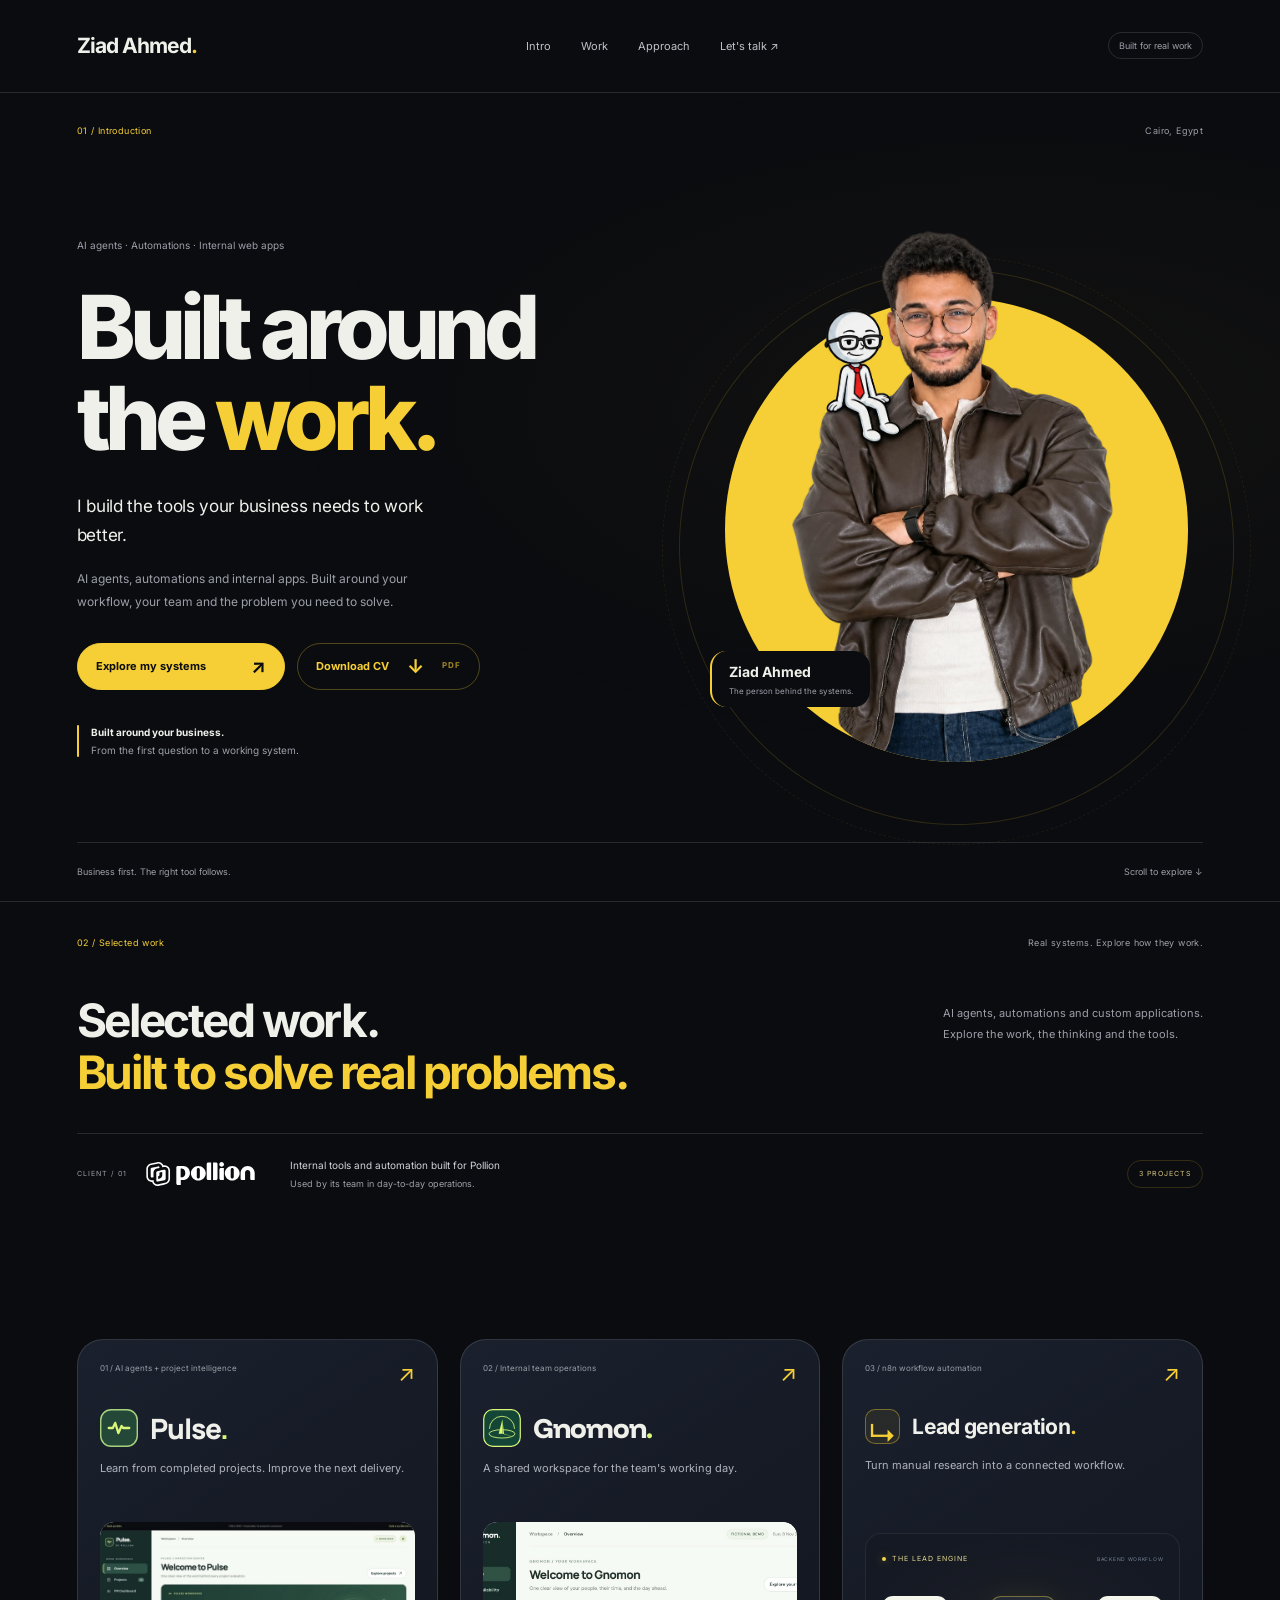
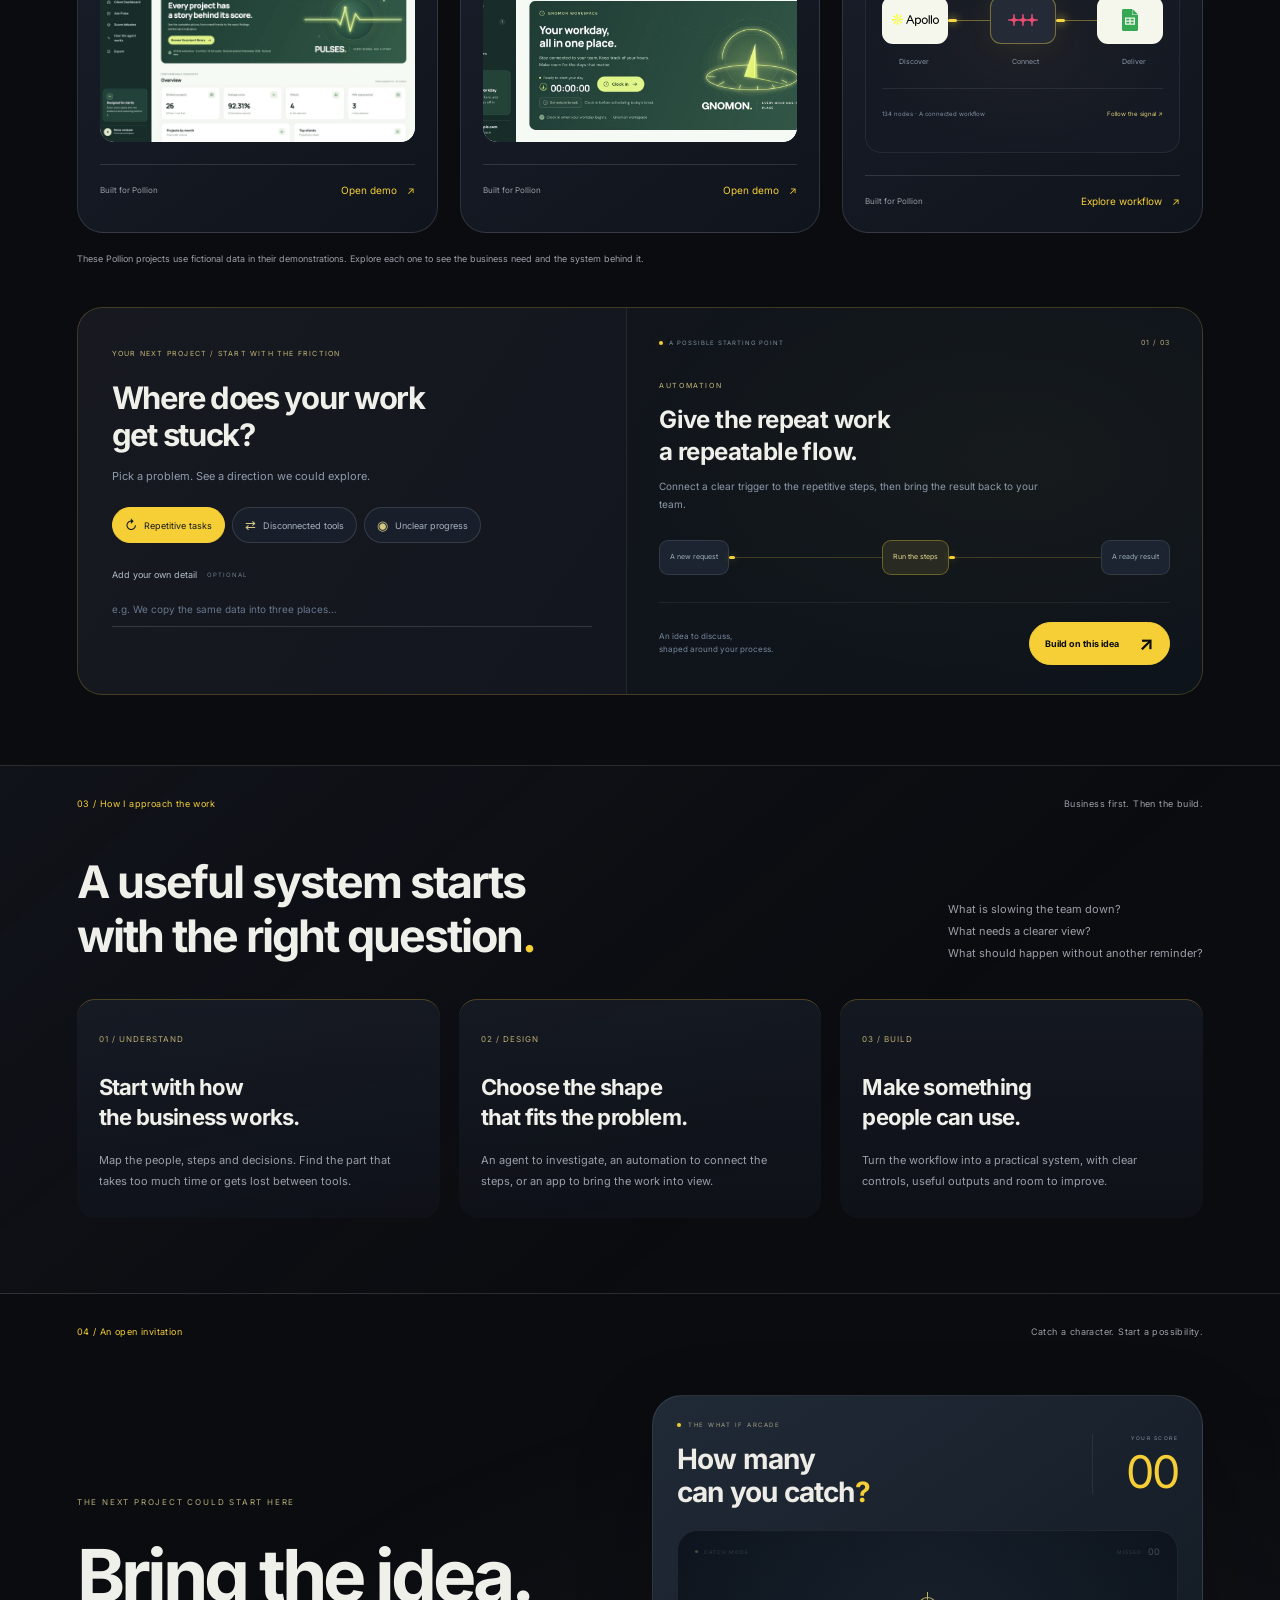
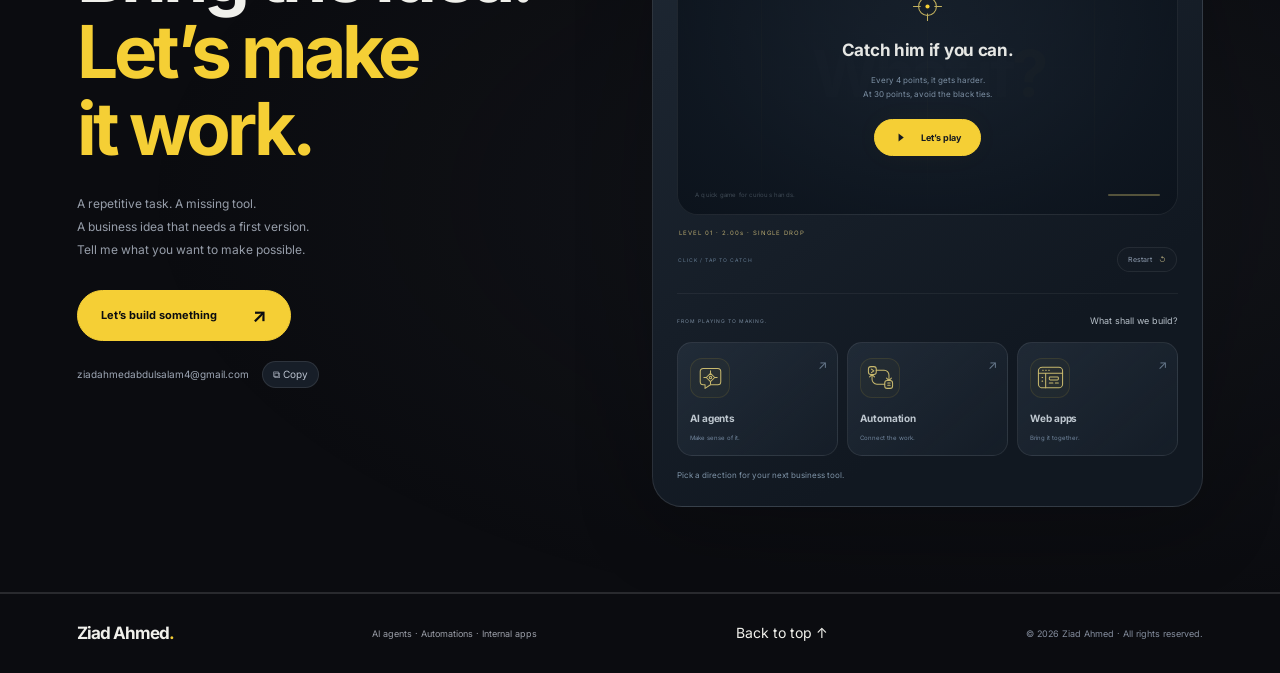
<file: index.html>
<!doctype html><html lang="en"><head><meta charset="utf-8"><meta name="viewport" content="width=device-width,initial-scale=1"><meta name="theme-color" content="#0b0c10"><title>Ziad Ahmed | Business systems</title><meta name="description" content="Ziad Ahmed builds AI agents, automations and custom web apps around real business needs. Explore selected client projects and start your next idea."><link rel="stylesheet" href="style.css"><link rel="icon" href="data:image/svg+xml,%3Csvg xmlns='http://www.w3.org/2000/svg' viewBox='0 0 60 60'%3E%3Crect width='60' height='60' fill='%230b0c10'/%3E%3Ctext x='10' y='43' font-family='Arial' font-size='37' font-weight='bold' fill='%23f5cf35'%3Ez.%3C/text%3E%3C/svg%3E"><style>.project-card .portal-thumbnail{display:block;width:100%;height:220px;object-fit:cover;object-position:top}</style><link rel="stylesheet" href="idea-game.css"></head><body class="portfolio-page"><div class="scroll-progress" aria-hidden="true"></div><div class="ambient-lines" aria-hidden="true"></div><a class="skip" href="#intro">Skip to content</a><header><a class="signature" href="#intro">Ziad Ahmed<span>.</span></a><nav aria-label="Main navigation"><a href="#intro">Intro</a><a href="#systems">Work</a><a href="#approach">Approach</a><a href="#contact">Let's talk ↗</a></nav><span class="draft">Built for real work</span></header><main>
<section id="intro" class="slide intro"><div class="slide-label"><span>01 / Introduction</span><span>Cairo, Egypt</span></div><div class="hero-layout"><div class="hero-copy reveal"><span class="eyebrow">AI agents · Automations · Internal web apps</span><h1>Built around<br>the <span>work.</span></h1><p class="lead">I build the tools your business needs to work better.</p><p class="support">AI agents, automations and internal apps. Built around your workflow, your team and the problem you need to solve.</p><div class="hero-actions"><a class="button" href="#systems">Explore my systems <span>↗</span></a><a class="button cv-download" href="downloads/Ziad-Ahmed-CV.pdf" download="Ziad-Ahmed-CV.pdf">Download CV <span aria-hidden="true">↓</span><small>PDF</small></a></div><div class="pollion-proof"><span class="proof-line"></span><p><b>Built around your business.</b><br>From the first question to a working system.</p></div></div><div class="portrait-stage reveal" aria-label="Ziad Ahmed in front of a yellow circle"><div class="portrait-composition"><div class="portrait-circle" aria-hidden="true"></div><div class="portrait-cutout"><img class="portrait-photo" src="assets/ziad-portrait.webp" alt="Ziad Ahmed with his illustrated character sitting on his shoulder" width="1199" height="1312" fetchpriority="high" decoding="async"></div><div class="portrait-head-layer" aria-hidden="true"><img class="portrait-photo" src="assets/ziad-portrait.webp" alt="" width="1199" height="1312"></div></div><span class="portrait-name">Ziad Ahmed<br><small>The person behind the systems.</small></span></div></div><div class="slide-bottom"><span>Business first. The right tool follows.</span><span>Scroll to explore ↓</span></div></section>
<section id="systems" class="slide systems"><div class="slide-label reveal"><span>02 / Selected work</span><span>Real systems. Explore how they work.</span></div><div class="section-title reveal"><h2>Selected work.<br><span>Built to solve real problems.</span></h2><p>AI agents, automations and custom applications.<br>Explore the work, the thinking and the tools.</p></div><div class="client-work-group"><div id="pollion" class="project-client-strip reveal"><div class="project-client-brand"><span>CLIENT / 01</span><img src="assets/pollion-logo.svg" alt="Pollion"></div><p>Internal tools and automation built for Pollion<br><span>Used by its team in day-to-day operations.</span></p><span class="client-project-count">3 PROJECTS</span></div><div class="project-gallery"><a class="project-card reveal" style="--delay:100ms" href="pulse/index.html" aria-label="Open Pulse interactive demo"><div class="card-meta"><span>01 / AI agents + project intelligence</span><span>↗</span></div><div class="card-brand"><img src="assets/pulse-mark.svg" alt="Pulse logo"><h3 class="pulse-name">Pulse<span>.</span></h3></div><p>Learn from completed projects. Improve the next delivery.</p><div class="mini-viewport"><div class="mini-window"><img class="portal-thumbnail" src="assets/pulse-portal-preview.webp" loading="lazy" decoding="async" alt="Pulse portal with its real navigation and fictional project data"></div><div class="preview-cover"><span>Explore the full portal ↗</span></div></div><div class="card-bottom"><span>Built for Pollion</span><b>Open demo <span>↗</span></b></div></a><div class="gnomon-peek-anchor" data-mascot-state="hidden"><div class="mascot-back-window" aria-hidden="true"><svg class="mascot-rise" viewBox="200 0 1120 450" fill="none"><defs><clipPath id="mascot-face-cut"><path d="M768 7C922 0 1026 125 1032 286Q1052 290 1050 320L1041 373Q1027 420 998 450H527Q492 420 480 372L467 378Q452 379 457 357L464 334Q468 320 481 314C460 157 596 7 768 7Z"/></clipPath><clipPath id="mascot-eye-cut"><path d="M611 356Q677 322 748 349L744 406Q678 422 615 407ZM855 353Q918 310 980 336L977 395Q918 407 859 392Z"/></clipPath></defs><g clip-path="url(#mascot-face-cut)"><image href="assets/character-peeking-reference.webp" width="1536" height="1024"/><path d="M587 228H755V281H587ZM832 186H982V258H832Z" fill="#fcfdff"/><g class="mascot-brow mascot-brow-left"><path d="M601 267Q657 228 734 253" stroke="#080909" stroke-width="12" stroke-linecap="round"/></g><g class="mascot-brow mascot-brow-right"><path d="M846 241Q920 170 960 224" stroke="#080909" stroke-width="12" stroke-linecap="round"/></g><g clip-path="url(#mascot-eye-cut)"><path d="M605 319H752V422H605ZM850 307H985V411H850Z" fill="#fbfcfd"/><g class="mascot-pupils" fill="#050606"><ellipse cx="681" cy="361" rx="20" ry="26"/><ellipse cx="926" cy="350" rx="19" ry="26"/></g></g><path class="mascot-upper-lash" d="M612 355Q678 320 746 348M856 352Q919 309 979 335" stroke="#090a0a" stroke-width="10" stroke-linecap="round"/><g clip-path="url(#mascot-eye-cut)"><g class="mascot-focused-lids"><path d="M605 310H752V369Q680 350 605 374ZM850 300H985V358Q918 338 850 363Z" fill="#fbfcfd"/><path d="M612 373Q680 350 746 369M856 362Q918 338 979 358" stroke="#090a0a" stroke-width="9" stroke-linecap="round"/></g></g></g><image href="assets/mascot-hands-clean.webp" width="1536" height="1024"/></svg></div><a class="project-card reveal" style="--delay:200ms" href="gnomon/index.html" aria-label="Open Gnomon interactive demo"><div class="card-meta"><span>02 / Internal team operations</span><span>↗</span></div><div class="card-brand"><img src="assets/gnomon-mark.svg" alt="Gnomon logo"><h3 class="gnomon-name">Gnomon<span>.</span></h3></div><p>A shared workspace for the team's working day.</p><div class="mini-viewport"><div class="mini-window"><img class="portal-thumbnail" src="assets/gnomon-portal-preview.webp" loading="lazy" decoding="async" alt="Gnomon portal showing its actual design and fictional attendance data"></div><div class="preview-cover"><span>Explore the full portal ↗</span></div></div><div class="card-bottom"><span>Built for Pollion</span><b>Open demo <span>↗</span></b></div></a><div class="mascot-hands-window" aria-hidden="true"><svg class="mascot-hands" viewBox="200 340 1120 200"><image href="assets/mascot-hands-clean.webp" width="1536" height="1024"/></svg></div></div><a class="project-card reveal" style="--delay:300ms" href="lead-generation/index.html" aria-label="Explore the lead-generation backend workflow"><div class="card-meta"><span>03 / n8n workflow automation</span><span>↗</span></div><div class="card-brand"><span class="workflow-icon" aria-hidden="true">↳</span><h3 class="workflow-name">Lead generation<span>.</span></h3></div><p>Turn manual research into a connected workflow.</p><div class="mini-viewport"><div class="backend-mini"><div class="backend-mini-heading"><span class="backend-dot"></span> THE LEAD ENGINE <small>BACKEND WORKFLOW</small></div><div class="backend-mini-network"><span class="mini-tool"><img src="lead-generation/logos/apollo.svg" alt="Apollo"></span><i></i><span class="mini-tool mini-n8n"><img src="lead-generation/logos/n8n.svg" alt="n8n"></span><i></i><span class="mini-tool"><img src="lead-generation/logos/googlesheets.svg" alt="Google Sheets"></span></div><div class="mini-backend-labels"><span>Discover</span><span>Connect</span><span>Deliver</span></div><div class="mini-backend-foot"><span>134 nodes · A connected workflow</span><b>Follow the signal ↗</b></div></div><div class="preview-cover"><span>Follow the workflow ↗</span></div></div><div class="card-bottom"><span>Built for Pollion</span><b>Explore workflow <span>↗</span></b></div></a></div><p class="gallery-note reveal">These Pollion projects use fictional data in their demonstrations. Explore each one to see the business need and the system behind it.</p></div><section id="project-brief" class="brief-builder reveal" aria-labelledby="brief-heading"><div class="brief-builder-input"><span class="brief-kicker">YOUR NEXT PROJECT / START WITH THE FRICTION</span><h3 id="brief-heading">Where does your work<br>get stuck?</h3><p>Pick a problem. See a direction we could explore.</p><div class="brief-problems" aria-label="Choose a business problem"><button type="button" data-problem="manual" aria-pressed="true"><span>↻</span> Repetitive tasks</button><button type="button" data-problem="scattered" aria-pressed="false"><span>⇄</span> Disconnected tools</button><button type="button" data-problem="visibility" aria-pressed="false"><span>◉</span> Unclear progress</button></div><label class="brief-detail-label" for="brief-detail">Add your own detail <span>OPTIONAL</span></label><input id="brief-detail" class="brief-detail" type="text" maxlength="240" placeholder="e.g. We copy the same data into three places…" autocomplete="off"></div><div class="brief-builder-output"><div class="brief-output-top"><span><i></i> A POSSIBLE STARTING POINT</span><span id="brief-count">01 / 03</span></div><div id="brief-result" class="brief-result" aria-live="polite" aria-atomic="true"><span class="brief-direction" id="brief-direction">AUTOMATION</span><h4 id="brief-title">Give the repeat work<br>a repeatable flow.</h4><p id="brief-description">Connect a clear trigger to the repetitive steps, then bring the result back to your team.</p></div><div class="brief-flow" aria-hidden="true"><span id="brief-from">A new request</span><i></i><span class="brief-flow-core" id="brief-middle">Run the steps</span><i></i><span id="brief-to">A ready result</span></div><div class="brief-output-bottom"><span>An idea to discuss,<br>shaped around your process.</span><a id="brief-enquiry" class="button" href="mailto:ziadahmedabdulsalam4@gmail.com?subject=An%20automation%20idea">Build on this idea <span>↗</span></a></div></div></section></section>
<section id="approach" class="slide approach-section"><div class="slide-label reveal"><span>03 / How I approach the work</span><span>Business first. Then the build.</span></div><div class="approach-intro reveal"><h2>A useful system starts<br>with the right question<span>.</span></h2><p>What is slowing the team down?<br>What needs a clearer view?<br>What should happen without another reminder?</p></div><div class="approach-cards"><article class="reveal"><span>01 / UNDERSTAND</span><h3>Start with how<br>the business works.</h3><p>Map the people, steps and decisions. Find the part that takes too much time or gets lost between tools.</p></article><article class="reveal" style="--delay:100ms"><span>02 / DESIGN</span><h3>Choose the shape<br>that fits the problem.</h3><p>An agent to investigate, an automation to connect the steps, or an app to bring the work into view.</p></article><article class="reveal" style="--delay:200ms"><span>03 / BUILD</span><h3>Make something<br>people can use.</h3><p>Turn the workflow into a practical system, with clear controls, useful outputs and room to improve.</p></article></div></section>
<section id="contact" class="slide contact-section contact-lab"><div class="slide-label reveal"><span>04 / An open invitation</span><span>Catch a character. Start a possibility.</span></div><div class="contact-lab-layout"><div class="contact-lab-copy reveal"><span class="contact-kicker">THE NEXT PROJECT COULD START HERE</span><h2>Bring the idea.<br><span>Let’s make<br>it work.</span></h2><p>A repetitive task. A missing tool.<br>A business idea that needs a first version.<br>Tell me what you want to make possible.</p><a id="project-enquiry" class="button contact-primary" href="mailto:ziadahmedabdulsalam4@gmail.com?subject=Let%27s%20build%20something&amp;body=Hi%20Ziad%2C%0A%0AI%20have%20a%20project%20in%20mind%3A%0A">Let’s build something <span>↗</span></a><div class="contact-email-row"><a class="email-link" href="mailto:ziadahmedabdulsalam4@gmail.com">ziadahmedabdulsalam4@gmail.com</a><button type="button" id="copy-contact" aria-label="Copy email address">⧉ <span>Copy</span></button></div><span id="contact-feedback" role="status" aria-live="polite"></span></div><div class="idea-game reveal" id="idea-field" aria-label="What if character-catching arcade" data-game-state="ready">
 <div class="arcade-heading"><div><span class="arcade-eyebrow"><i></i> THE WHAT IF ARCADE</span><h3>How many<br>can you catch<span>?</span></h3></div><div class="arcade-score"><small>YOUR SCORE</small><output id="game-score" aria-live="polite">00</output></div></div>
 <div class="game-arena" id="game-arena" aria-label="Click or tap the falling character before he leaves the screen">
  <div class="arena-grid" aria-hidden="true"></div><div class="arena-watermark" aria-hidden="true">What if<span>?</span></div><div class="arena-rails" aria-hidden="true"><i></i><i></i><i></i></div>
  <div class="arena-topline"><span><i></i> CATCH MODE</span><span>MISSED <b id="game-missed">00</b></span></div>
  <button type="button" class="game-character-target" data-slot="0" aria-label="Catch the red-tie character for one point" hidden><svg viewBox="200 140 1000 940" aria-hidden="true"><defs><clipPath id="tie-mask-0"><path d="M714 194H835V338L779 453 746 563 706 602 706 623 682 650H633L586 613V577L650 559 694 502 725 405 738 346 717 299Z"/></clipPath><filter id="tie-black-0" color-interpolation-filters="sRGB"><feColorMatrix type="matrix" values="0 1 0 0 0  0 1 0 0 0  0 0 1 0 0  0 0 0 1 0"/></filter></defs><image href="assets/character-falling.webp" width="1470" height="1070"/><g class="decoy-tie" clip-path="url(#tie-mask-0)"><image href="assets/character-falling.webp" width="1470" height="1070" filter="url(#tie-black-0)"/></g></svg><span class="character-catch-burst" aria-hidden="true"></span></button>
  <button type="button" class="game-character-target" data-slot="1" aria-label="Catch the red-tie character for one point" hidden><svg viewBox="200 140 1000 940" aria-hidden="true"><defs><clipPath id="tie-mask-1"><path d="M714 194H835V338L779 453 746 563 706 602 706 623 682 650H633L586 613V577L650 559 694 502 725 405 738 346 717 299Z"/></clipPath><filter id="tie-black-1" color-interpolation-filters="sRGB"><feColorMatrix type="matrix" values="0 1 0 0 0  0 1 0 0 0  0 0 1 0 0  0 0 0 1 0"/></filter></defs><image href="assets/character-falling.webp" width="1470" height="1070"/><g class="decoy-tie" clip-path="url(#tie-mask-1)"><image href="assets/character-falling.webp" width="1470" height="1070" filter="url(#tie-black-1)"/></g></svg><span class="character-catch-burst" aria-hidden="true"></span></button>
  <div class="arena-crosshair" aria-hidden="true"><i></i><i></i><span></span></div><span class="game-point-pop" aria-hidden="true">+1</span>
  <div class="arena-overlay" id="game-overlay"><span class="overlay-mark" aria-hidden="true"><svg viewBox="0 0 48 48"><circle cx="24" cy="24" r="13"/><path d="M24 3v11m0 20v11M3 24h11m20 0h11"/><circle cx="24" cy="24" r="3"/></svg></span><strong id="game-overlay-title">Catch him if you can.</strong><p id="game-overlay-copy">Every 4 points, it gets harder.<br>At 30 points, avoid the black ties.</p><button type="button" id="game-start"><svg viewBox="0 0 20 20" aria-hidden="true"><path d="m7 4 8 6-8 6Z"/></svg><span>Let’s play</span></button></div>
  <div class="arena-bottom"><span id="game-hint" role="status">A quick game for curious hands.</span><div class="flight-track" aria-hidden="true"><i></i></div></div>
 </div>
 <p class="game-level-note" id="game-level-note">LEVEL 01 · 2.00s · SINGLE DROP</p><div class="arcade-actions"><span id="arcade-round-label">CLICK / TAP TO CATCH</span><div><button id="game-pause" type="button" hidden>Pause</button><button id="game-reset" type="button">Restart <span>↺</span></button></div></div>
 <div class="game-projects"><div class="services-heading"><span>FROM PLAYING TO MAKING.</span><strong>What shall we build?</strong></div><div class="service-choices" role="group" aria-label="Choose a type of business tool">
  <button type="button" class="service-choice" data-idea="agent" aria-pressed="false"><span class="service-icon"><svg viewBox="0 0 48 48" aria-hidden="true"><path class="icon-surface" d="M12 9h24a5 5 0 0 1 5 5v17a5 5 0 0 1-5 5H24l-9 6v-6h-3a5 5 0 0 1-5-5V14a5 5 0 0 1 5-5Z"/><path d="m17 24 7-7 7 7-7 7Z"/><path d="M24 13v4m0 14v4M13 24h4m14 0h4"/><circle cx="24" cy="24" r="2"/></svg></span><strong>AI agents</strong><small>Make sense of it.</small><span class="service-arrow" aria-hidden="true">↗</span></button>
  <button type="button" class="service-choice" data-idea="automation" aria-pressed="false"><span class="service-icon"><svg viewBox="0 0 48 48" aria-hidden="true"><rect class="icon-surface" x="4" y="6" width="13" height="13" rx="4"/><rect class="icon-surface" x="31" y="29" width="13" height="13" rx="4"/><path d="M17 12h13a8 8 0 0 1 8 8v9M31 35H18a8 8 0 0 1-8-8v-8m24 6 4 4 4-4M6 23l4-4 4 4"/><path d="m9 10 4 3-4 3m27 17h4m-4 4h4"/></svg></span><strong>Automation</strong><small>Connect the work.</small><span class="service-arrow" aria-hidden="true">↗</span></button>
  <button type="button" class="service-choice" data-idea="app" aria-pressed="false"><span class="service-icon"><svg viewBox="0 0 48 48" aria-hidden="true"><rect class="icon-surface" x="4" y="7" width="40" height="34" rx="6"/><path d="M4 17h40M11 12h1m4 0h1m4 0h1M16 17v24"/><rect x="22" y="23" width="15" height="5" rx="1.5"/><path d="M22 33h6m4 0h5M10 24h1m-1 6h1"/></svg></span><strong>Web apps</strong><small>Bring it together.</small><span class="service-arrow" aria-hidden="true">↗</span></button>
 </div><p id="idea-caption">Pick a direction for your next business tool.</p></div>
</div></div></section></main><footer><a class="signature" href="#intro">Ziad Ahmed<span>.</span></a><span>AI agents · Automations · Internal apps</span><a href="#intro">Back to top ↑</a><span style="display:block;font-size:9px;color:#858e9e">© 2026 Ziad Ahmed · All rights reserved.</span></footer><script src="script.js"></script><script src="idea-game.js"></script></body></html>
</file>
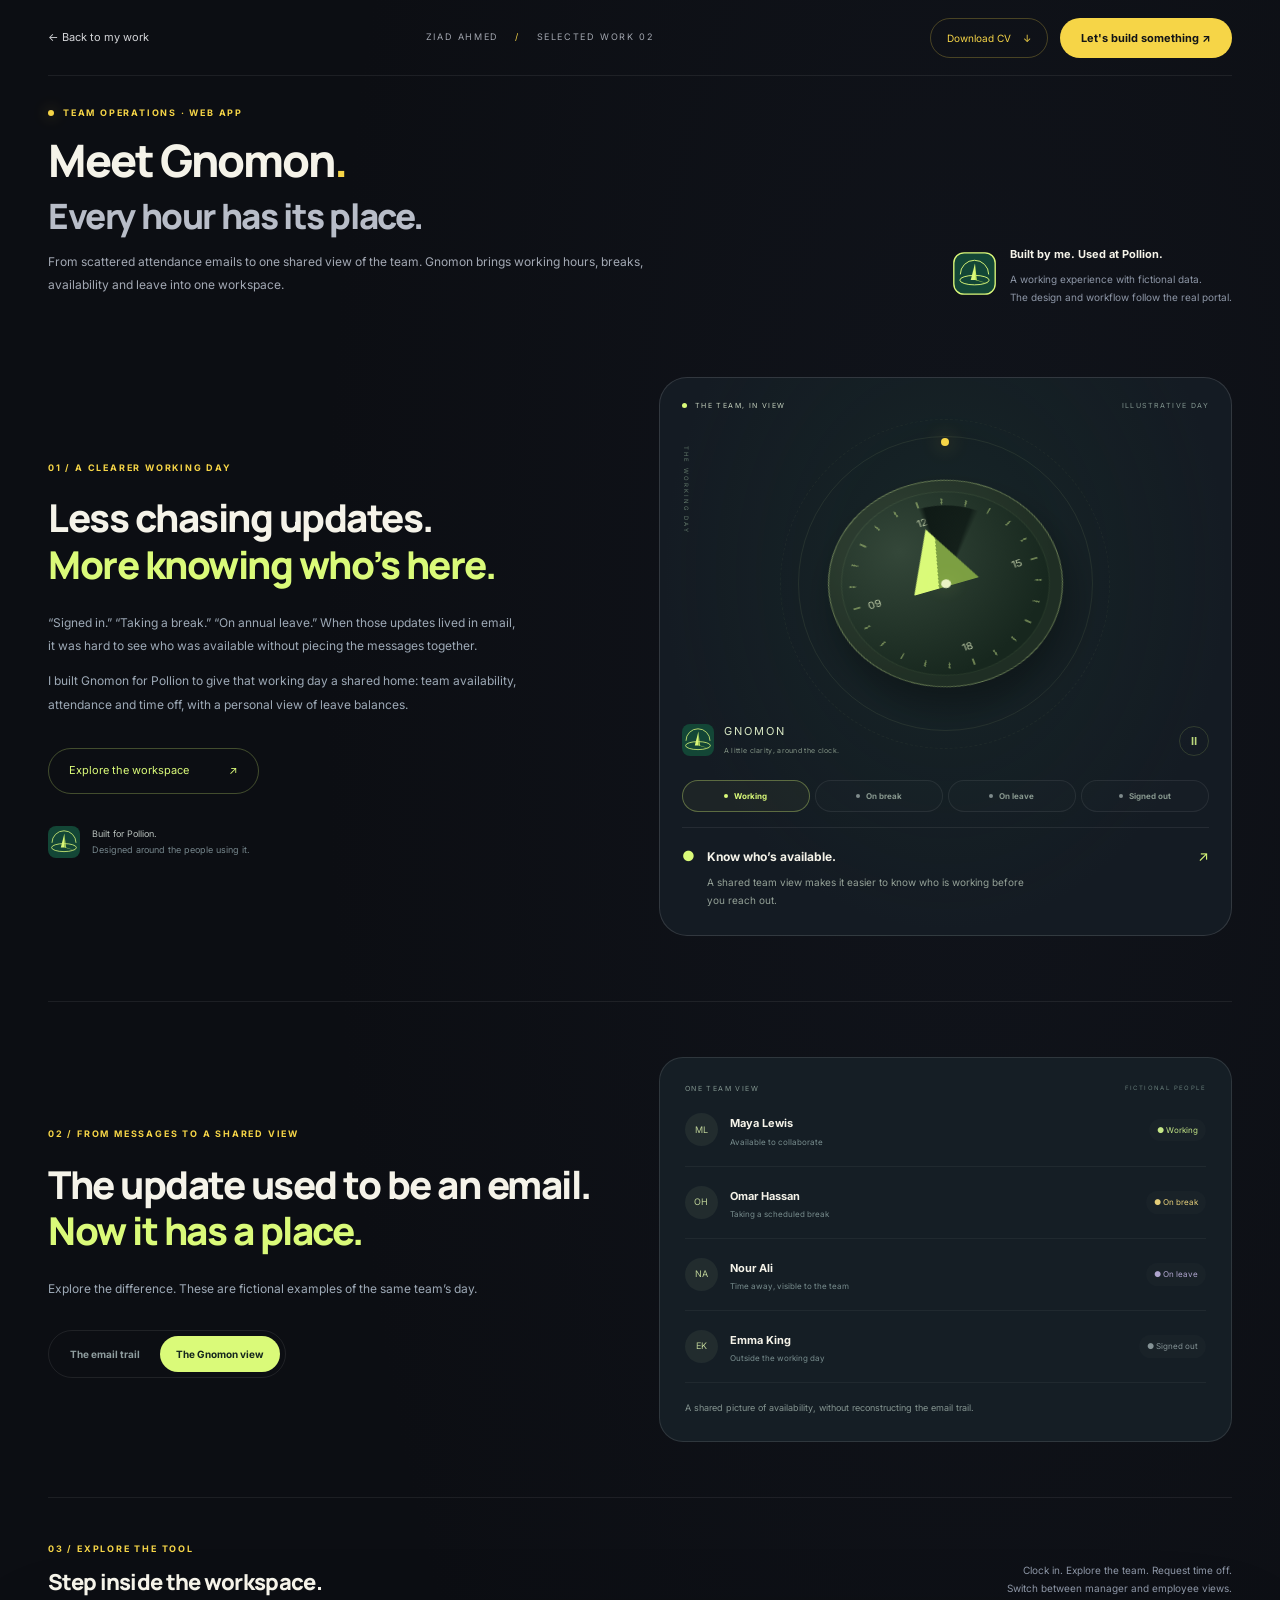
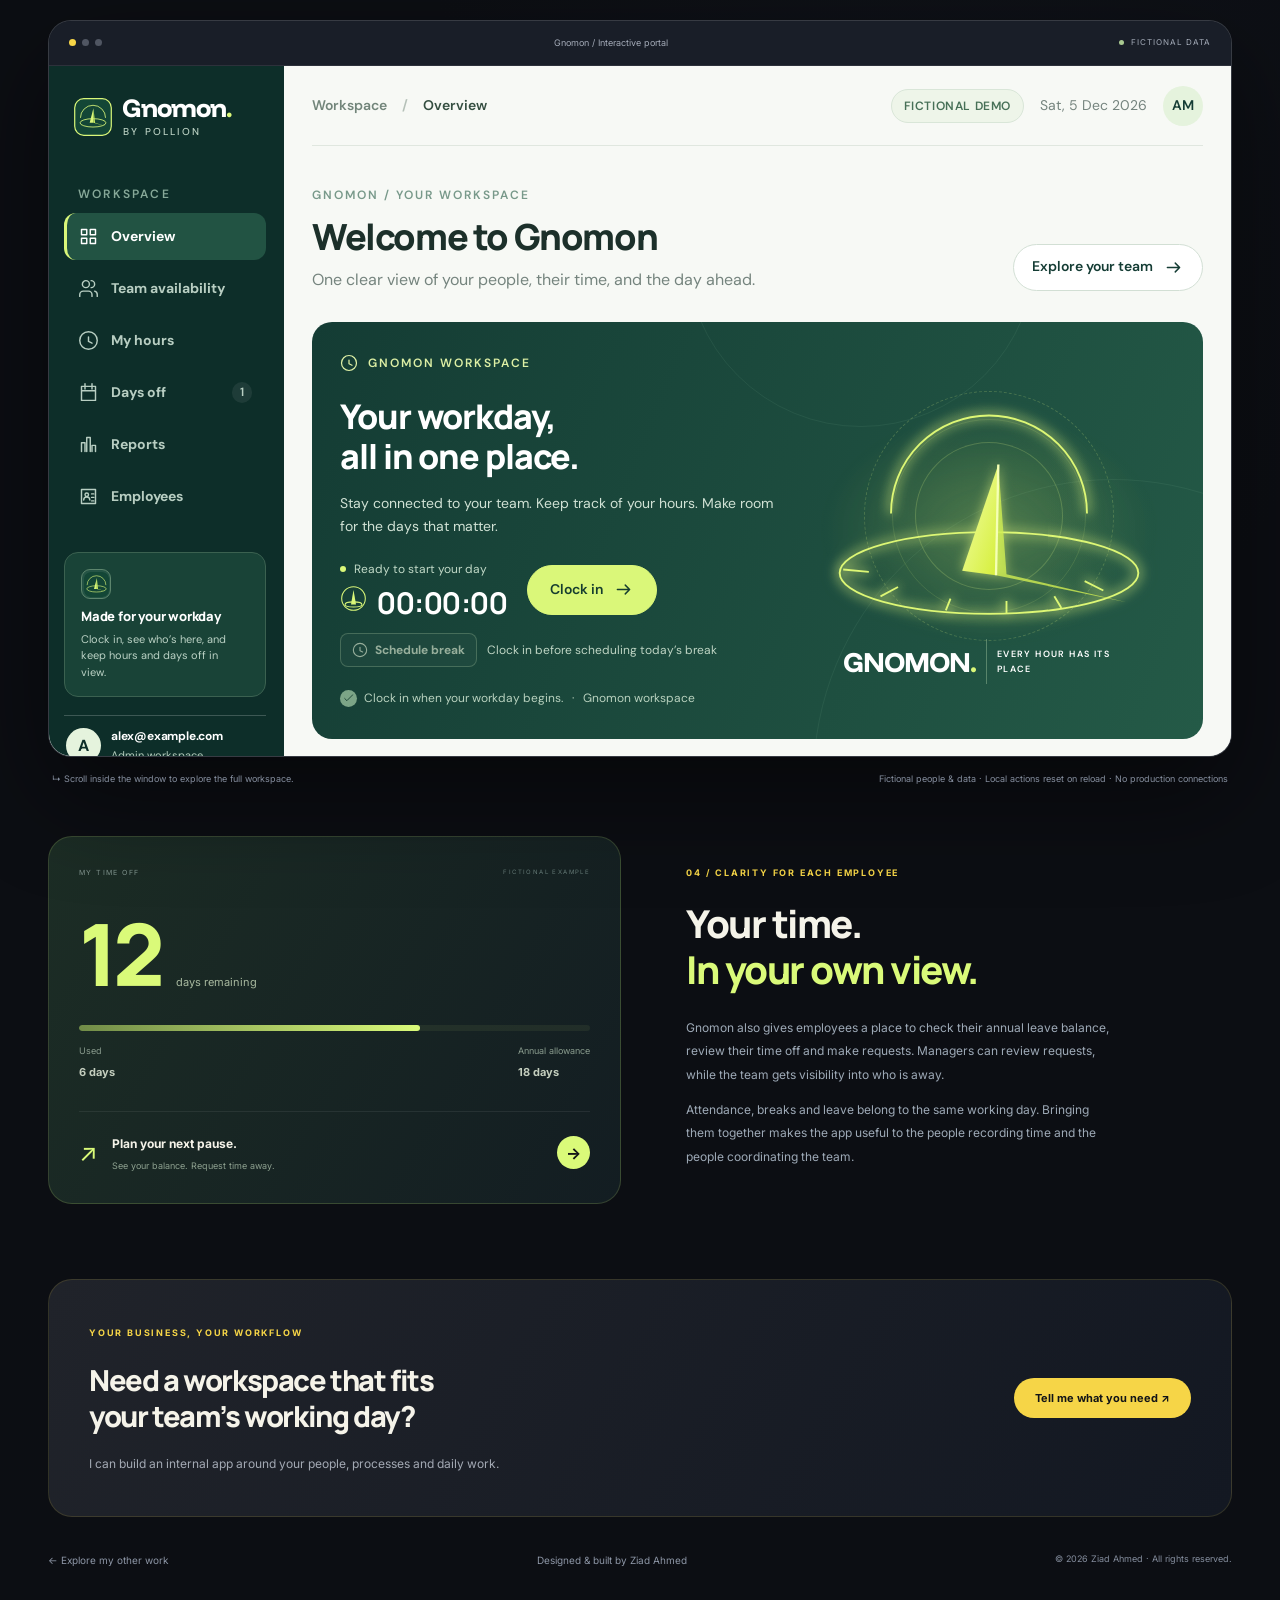
<file: gnomon/index.html>
<!doctype html>
<html lang="en"><head><meta charset="utf-8"><meta name="viewport" content="width=device-width,initial-scale=1"><meta name="theme-color" content="#0c0e13"><meta name="description" content="Explore Gnomon, the team operations app I built for Pollion, in an interactive portal with fictional data."><title>Gnomon — A system I built for Pollion | Ziad Ahmed</title><link rel="icon" href="mark-favicon.svg"><link rel="stylesheet" href="../pulse/showcase.css"><link rel="stylesheet" href="day-story.css"><script src="day-story.js" defer></script><script src="../portal-loader.js" defer></script><script src="showcase.js" defer></script><link rel="stylesheet" href="../cv-download.css"></head>
<body><header class="page-nav"><a class="back" href="../index.html#systems">← Back to my work</a><span>ZIAD AHMED <i>/</i> SELECTED WORK 02</span><div class="page-nav-actions"><a class="page-cv" href="../downloads/Ziad-Ahmed-CV.pdf" download="Ziad-Ahmed-CV.pdf">Download CV <span aria-hidden="true">↓</span></a><a class="contact" href="mailto:ziadahmedabdulsalam4@gmail.com?subject=Let%27s%20build%20a%20tool%20like%20Gnomon">Let's build something ↗</a></div></header>
<main><section class="intro"><div class="intro-copy"><div class="eyebrow"><span></span> TEAM OPERATIONS · WEB APP</div><h1>Meet Gnomon<span>.</span><br><em>Every hour has its place.</em></h1><p>From scattered attendance emails to one shared view of the team. Gnomon brings working hours, breaks, availability and leave into one workspace.</p></div><aside class="built-for"><img src="mark-main.svg" alt="Gnomon logo"><div><strong>Built by me. Used at Pollion.</strong><p>A working experience with fictional data.<br>The design and workflow follow the real portal.</p></div></aside></section>
<section class="day-story" aria-labelledby="day-title">
<div class="day-copy"><span class="section-number">01 / A CLEARER WORKING DAY</span><h2 id="day-title">Less chasing updates.<br><span>More knowing who’s here.</span></h2><p>“Signed in.” “Taking a break.” “On annual leave.” When those updates lived in email, it was hard to see who was available without piecing the messages together.</p><p>I built Gnomon for Pollion to give that working day a shared home: team availability, attendance and time off, with a personal view of leave balances.</p><a class="day-cta" href="#workspace">Explore the workspace <span>↗</span></a><div class="day-credit"><img src="mark.svg" alt=""><span>Built for Pollion.<br><strong>Designed around the people using it.</strong></span></div></div>
<div class="day-observatory"><div class="observatory-top"><span><i></i> THE TEAM, IN VIEW</span><span>ILLUSTRATIVE DAY</span></div>
<div class="dial-stage"><div class="dial-orbit orbit-one"></div><div class="dial-orbit orbit-two"></div><span class="dial-word word-am">THE WORKING DAY</span><div class="sundial" role="img" aria-label="Animated Gnomon sundial representing a shared view of the working day"><div class="dial-ticks"></div><span class="dial-n n12">12</span><span class="dial-n n3">15</span><span class="dial-n n6">18</span><span class="dial-n n9">09</span><div class="dial-shadow"></div><div class="dial-gnomon"></div><div class="dial-hub"></div></div><div class="dial-sun"></div><div class="dial-label"><img src="mark.svg" alt=""><span>GNOMON<small>A little clarity, around the clock.</small></span></div><button class="dial-pause" aria-label="Pause sundial animation" aria-pressed="false">Ⅱ</button></div>
<div class="availability-selector" role="group" aria-label="Explore availability states"><button data-presence="active" aria-pressed="true"><i></i>Working</button><button data-presence="break" aria-pressed="false"><i></i>On break</button><button data-presence="leave" aria-pressed="false"><i></i>On leave</button><button data-presence="out" aria-pressed="false"><i></i>Signed out</button></div>
<div class="presence-reading" aria-live="polite"><span id="presence-symbol">●</span><div><strong id="presence-title">Know who’s available.</strong><p id="presence-copy">A shared team view makes it easier to know who is working before you reach out.</p></div><span class="presence-arrow">↗</span></div></div>
</section>
<section class="shared-day" aria-labelledby="shared-title"><div class="shared-heading"><span class="section-number">02 / FROM MESSAGES TO A SHARED VIEW</span><h2 id="shared-title">The update used to be an email.<br><span>Now it has a place.</span></h2><p>Explore the difference. These are fictional examples of the same team’s day.</p><div class="day-toggle" role="group" aria-label="Compare email updates with Gnomon"><button data-day-view="email" aria-pressed="false">The email trail</button><button data-day-view="shared" aria-pressed="true">The Gnomon view</button></div></div>
<div class="day-comparison" data-mode="shared"><div class="email-trail" hidden><div class="comparison-caption">SCATTERED UPDATES / ONE INBOX</div><article><span>09:02</span><div><strong>Maya · Signed in</strong><p>Starting my working day.</p></div><i>↗</i></article><article><span>10:20</span><div><strong>Omar · Break update</strong><p>I’ll be away for my scheduled break.</p></div><i>↗</i></article><article><span>Yesterday</span><div><strong>Nour · Annual leave</strong><p>I’m on approved leave today.</p></div><i>↗</i></article><p class="comparison-foot">Each message tells part of the story. Someone still has to connect the updates.</p></div>
<div class="shared-roster"><div class="comparison-caption">ONE TEAM VIEW <span>FICTIONAL PEOPLE</span></div><div class="roster-person"><span class="person-avatar">ML</span><div><strong>Maya Lewis</strong><small>Available to collaborate</small></div><span class="person-state active">● Working</span></div><div class="roster-person"><span class="person-avatar">OH</span><div><strong>Omar Hassan</strong><small>Taking a scheduled break</small></div><span class="person-state break">● On break</span></div><div class="roster-person"><span class="person-avatar">NA</span><div><strong>Nour Ali</strong><small>Time away, visible to the team</small></div><span class="person-state leave">● On leave</span></div><div class="roster-person"><span class="person-avatar">EK</span><div><strong>Emma King</strong><small>Outside the working day</small></div><span class="person-state out">● Signed out</span></div><p class="comparison-foot">A shared picture of availability, without reconstructing the email trail.</p></div></div></section>
<section id="workspace" class="portal-stage" aria-label="Interactive Gnomon portal"><div class="stage-heading"><div><span class="section-number">03 / EXPLORE THE TOOL</span><h2>Step inside the workspace.</h2></div><p>Clock in. Explore the team. Request time off.<br>Switch between manager and employee views.</p></div><div class="portal-frame"><div class="window-bar"><span class="window-dots" aria-hidden="true"><i></i><i></i><i></i></span><span>Gnomon / Interactive portal</span><span class="mock-badge"><i></i> FICTIONAL DATA</span></div><iframe id="gnomon-portal" name="gnomon-portal" data-portal-src="portal.html#overview" title="Interactive Gnomon workspace with fictional attendance data" loading="lazy"></iframe></div><div class="portal-caption"><span>↳ Scroll inside the window to explore the full workspace.</span><span>Fictional people & data · Local actions reset on reload · No production connections</span></div></section>
<section class="leave-story"><div class="leave-visual"><div class="comparison-caption">MY TIME OFF <span>FICTIONAL EXAMPLE</span></div><div class="leave-number">12<span>days remaining</span></div><div class="leave-meter"><i></i></div><div class="leave-totals"><span>Used <strong>6 days</strong></span><span>Annual allowance <strong>18 days</strong></span></div><div class="leave-request"><span>↗</span><div><strong>Plan your next pause.</strong><small>See your balance. Request time away.</small></div><button data-view="leave" aria-label="Explore time off in the Gnomon demo">→</button></div></div><div class="leave-copy"><span class="section-number">04 / CLARITY FOR EACH EMPLOYEE</span><h2>Your time.<br><span>In your own view.</span></h2><p>Gnomon also gives employees a place to check their annual leave balance, review their time off and make requests. Managers can review requests, while the team gets visibility into who is away.</p><p>Attendance, breaks and leave belong to the same working day. Bringing them together makes the app useful to the people recording time and the people coordinating the team.</p></div></section>
<section class="closing"><div><span class="section-number">YOUR BUSINESS, YOUR WORKFLOW</span><h2>Need a workspace that fits<br>your team’s working day?</h2><p>I can build an internal app around your people, processes and daily work.</p></div><a class="contact" href="mailto:ziadahmedabdulsalam4@gmail.com?subject=A%20custom%20business%20tool">Tell me what you need ↗</a></section></main><footer><a href="../index.html#systems">← Explore my other work</a><span>Designed & built by Ziad Ahmed</span><span style="display:block;font-size:9px;color:#858e9e">© 2026 Ziad Ahmed · All rights reserved.</span></footer></body></html>
</file>
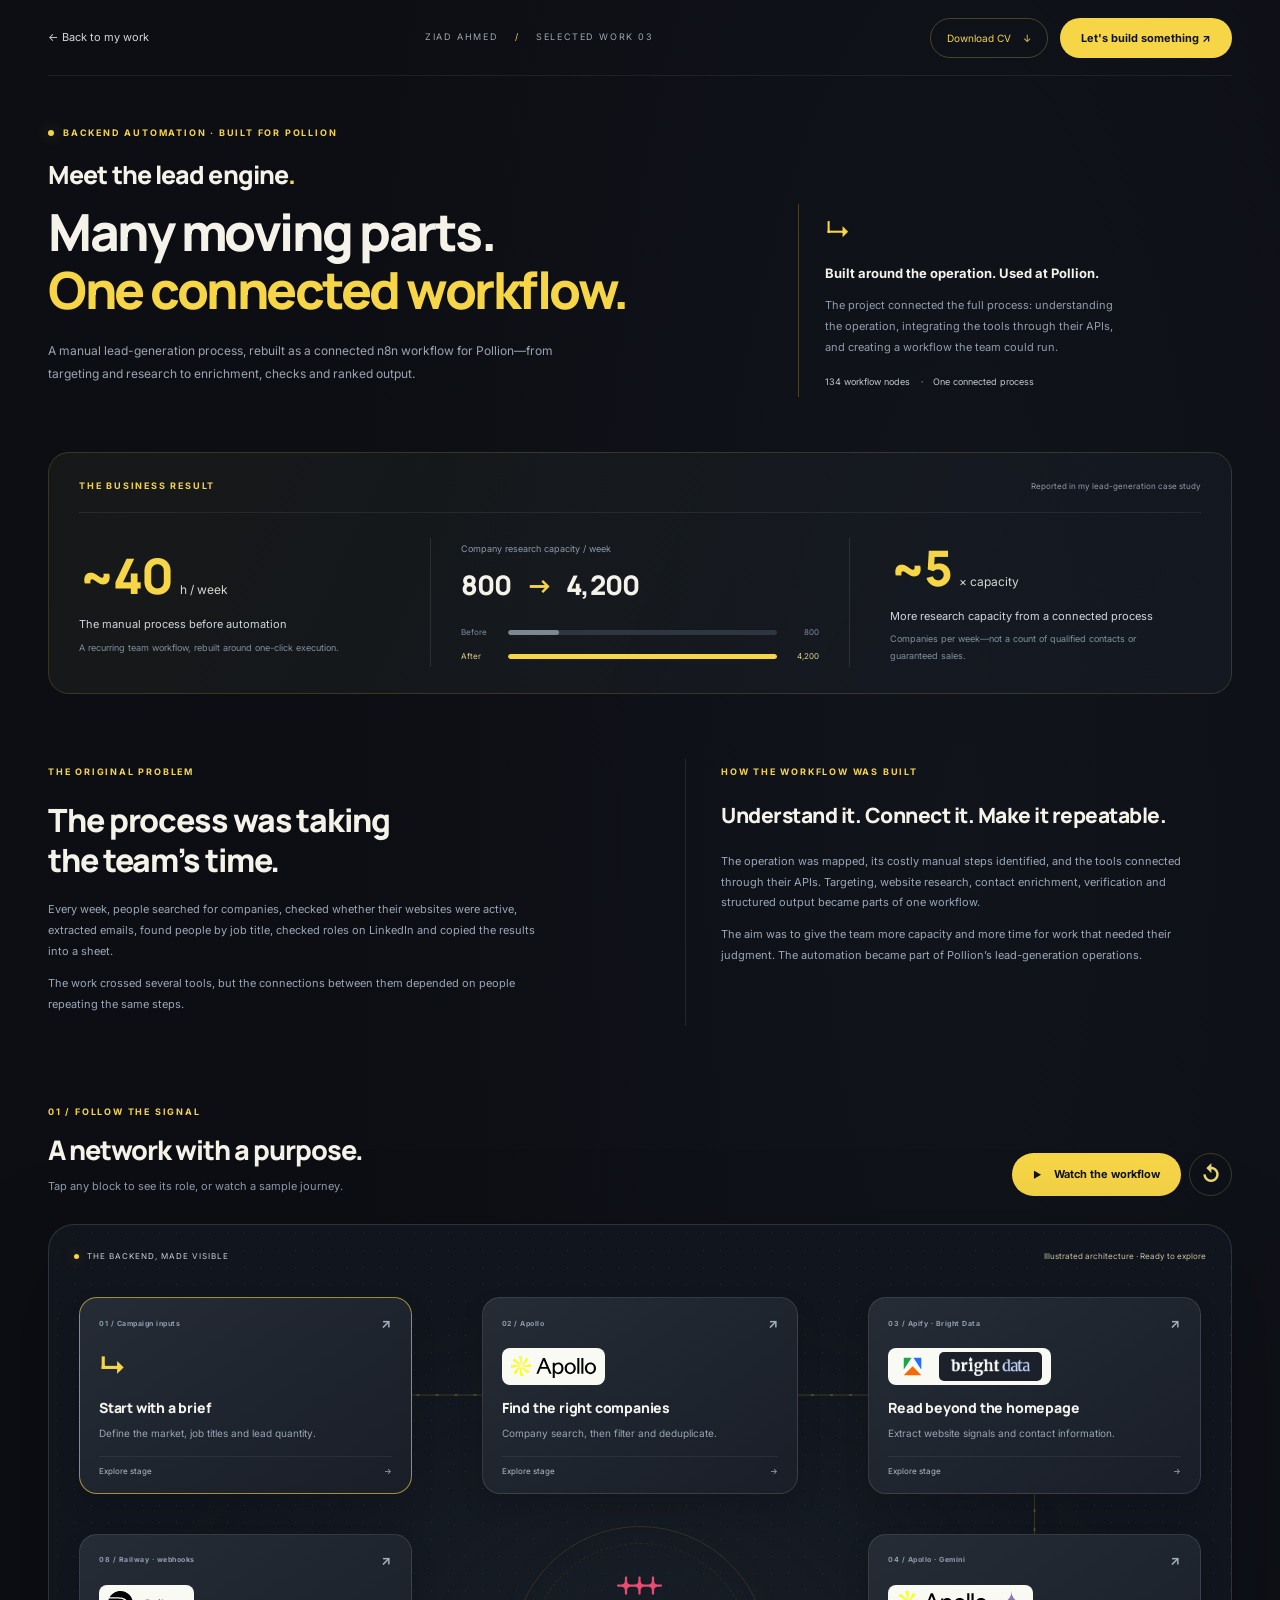
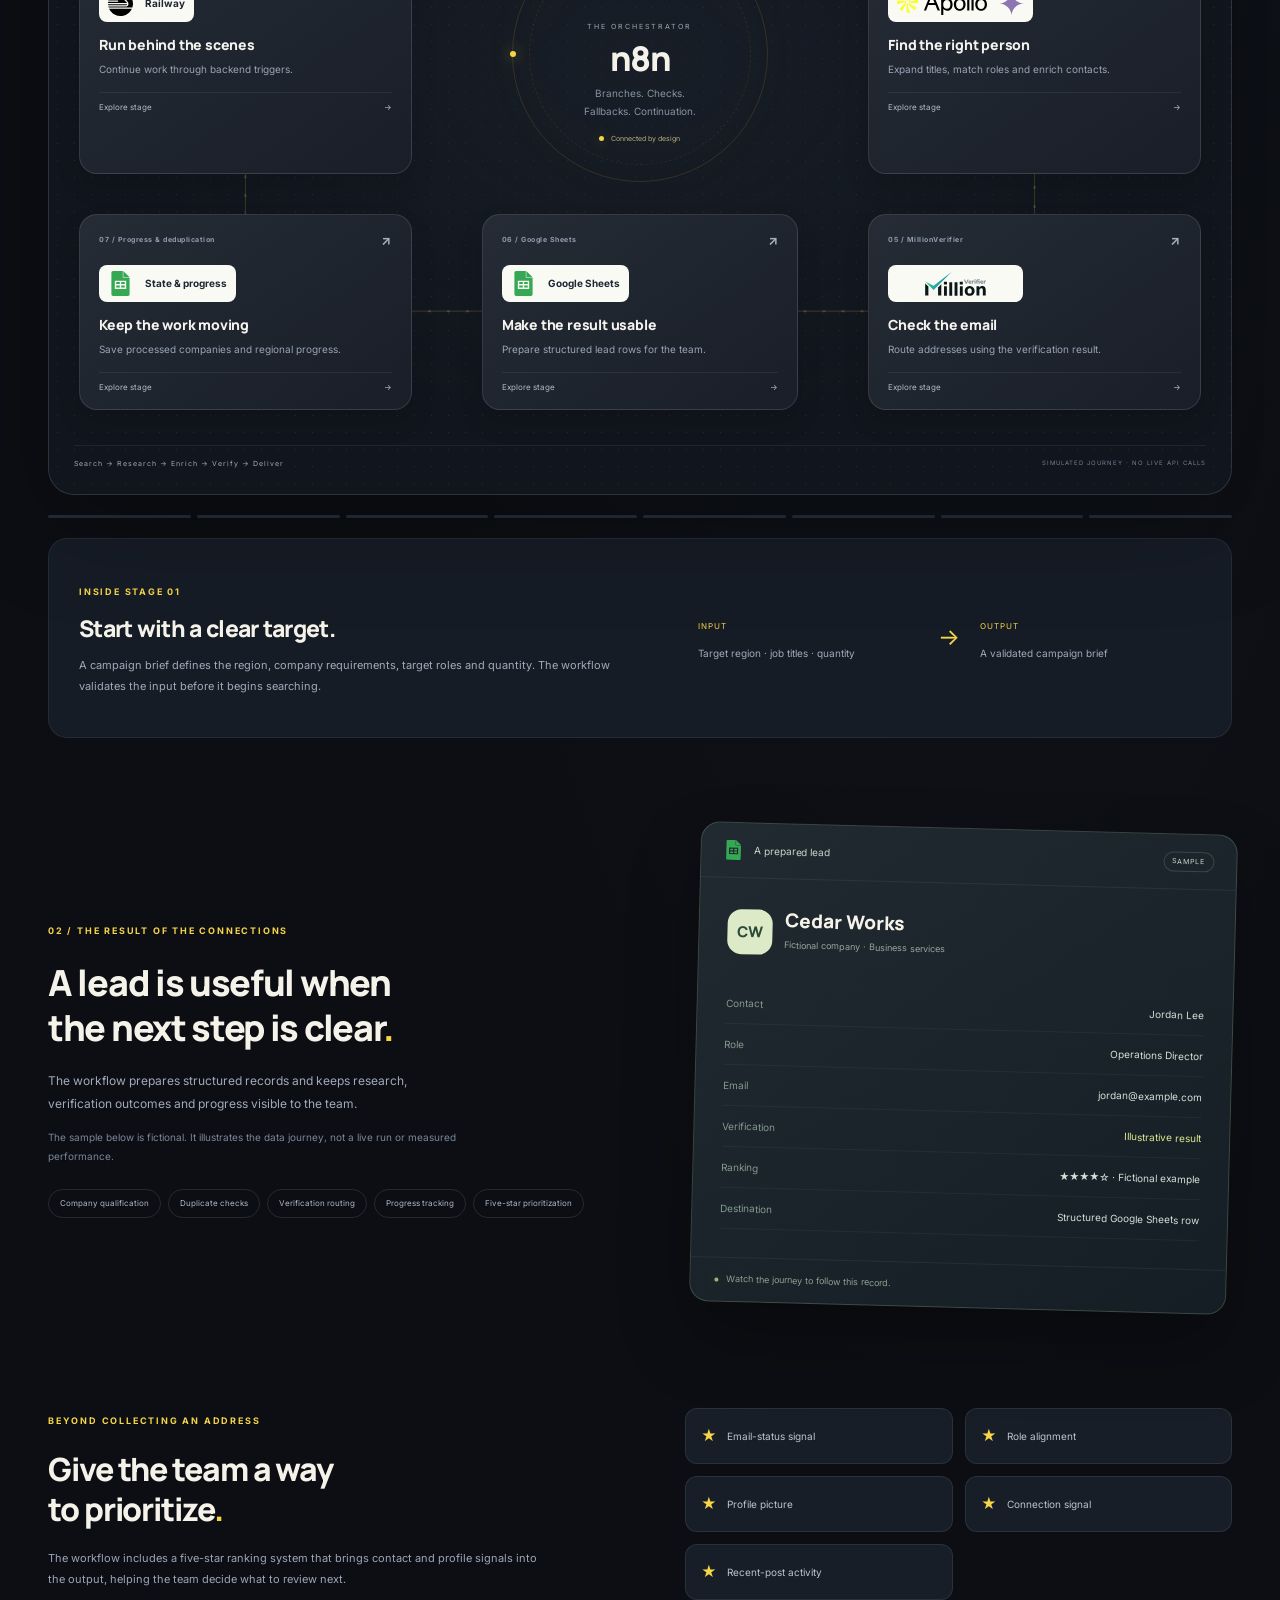
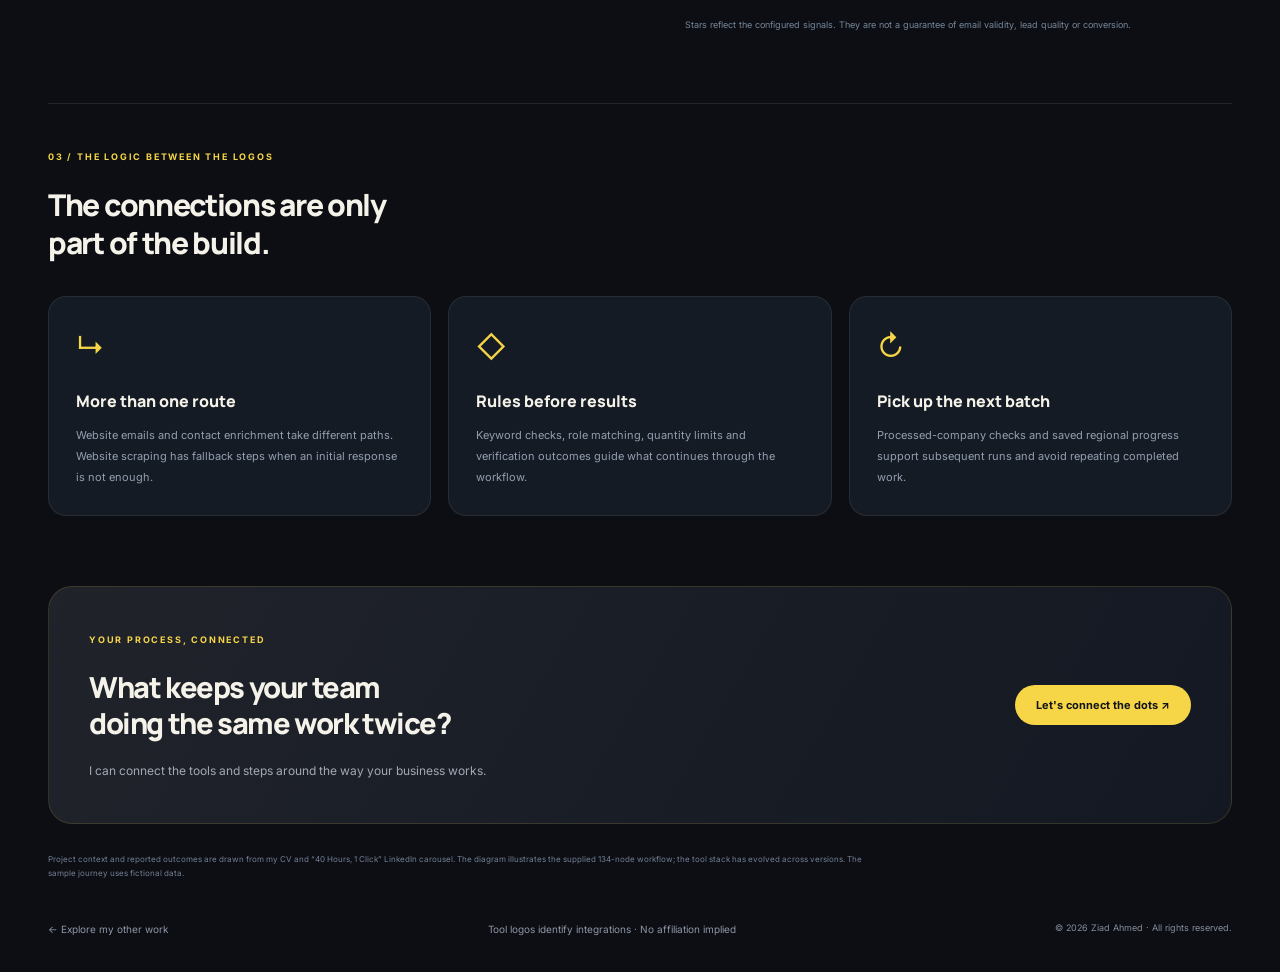
<file: lead-generation/index.html>
<!doctype html><html lang="en"><head><meta charset="utf-8"><meta name="viewport" content="width=device-width,initial-scale=1"><meta name="theme-color" content="#0c0e13"><meta name="description" content="A visual journey through the backend lead-generation automation Ziad built for Pollion."><title>The lead engine — Ziad Ahmed</title><link rel="icon" href="logos/n8n.svg"><link rel="stylesheet" href="../pulse/showcase.css"><link rel="stylesheet" href="style.css"><script src="script.js" defer></script><link rel="stylesheet" href="../cv-download.css"></head><body><header class="page-nav"><a class="back" href="../index.html#systems">← Back to my work</a><span>ZIAD AHMED <i>/</i> SELECTED WORK 03</span><div class="page-nav-actions"><a class="page-cv" href="../downloads/Ziad-Ahmed-CV.pdf" download="Ziad-Ahmed-CV.pdf">Download CV <span aria-hidden="true">↓</span></a><a class="contact" href="mailto:ziadahmedabdulsalam4@gmail.com?subject=Let%27s%20automate%20a%20business%20workflow">Let's build something ↗</a></div></header><main><section class="engine-intro"><div><div class="eyebrow"><span></span> BACKEND AUTOMATION · BUILT FOR POLLION</div><h1>Meet the lead engine<span>.</span></h1><p class="hero-line">Many moving parts.<br><em>One connected workflow.</em></p><p class="intro-text">A manual lead-generation process, rebuilt as a connected n8n workflow for Pollion—from targeting and research to enrichment, checks and ranked output.</p></div><div class="architecture-note"><span class="note-symbol">↳</span><strong>Built around the operation. Used at Pollion.</strong><p>The project connected the full process: understanding the operation, integrating the tools through their APIs, and creating a workflow the team could run.</p><span class="source-chip">134 workflow nodes <i>·</i> One connected process</span></div></section><section class="project-impact" aria-label="Reported project outcomes"><div class="impact-heading"><span class="section-number">THE BUSINESS RESULT</span><span>Reported in my lead-generation case study</span></div><div class="impact-grid"><div class="impact-stat"><strong>~40<span>h / week</span></strong><p>The manual process before automation</p><small>A recurring team workflow, rebuilt around one-click execution.</small></div><div class="capacity-change"><div><span>Company research capacity / week</span><b>800 <i>→</i> 4,200</b></div><div class="capacity-row"><span>Before</span><i style="--capacity:19.05%"></i><b>800</b></div><div class="capacity-row after"><span>After</span><i style="--capacity:100%"></i><b>4,200</b></div></div><div class="impact-stat uplift"><strong>~5<span>× capacity</span></strong><p>More research capacity from a connected process</p><small>Companies per week—not a count of qualified contacts or guaranteed sales.</small></div></div></section>
<section class="project-story"><div><span class="section-number">THE ORIGINAL PROBLEM</span><h2>The process was taking<br>the team’s time.</h2><p>Every week, people searched for companies, checked whether their websites were active, extracted emails, found people by job title, checked roles on LinkedIn and copied the results into a sheet.</p><p>The work crossed several tools, but the connections between them depended on people repeating the same steps.</p></div><div class="project-contribution"><span class="section-number">HOW THE WORKFLOW WAS BUILT</span><h3>Understand it. Connect it. Make it repeatable.</h3><p>The operation was mapped, its costly manual steps identified, and the tools connected through their APIs. Targeting, website research, contact enrichment, verification and structured output became parts of one workflow.</p><p>The aim was to give the team more capacity and more time for work that needed their judgment. The automation became part of Pollion’s lead-generation operations.</p></div></section>
<section class="engine-section" aria-labelledby="engine-heading"><div class="engine-heading"><div><span class="section-number">01 / FOLLOW THE SIGNAL</span><h2 id="engine-heading">A network with a purpose.</h2><p>Tap any block to see its role, or watch a sample journey.</p></div><div class="run-actions"><button id="run-flow"><span class="play-icon">▶</span> Watch the workflow</button><button id="reset-flow" class="reset-flow" aria-label="Reset the workflow visualization">↺</button></div></div><div class="engine-canvas" id="engine-canvas"><div class="canvas-top"><span><i></i> THE BACKEND, MADE VISIBLE</span><span id="run-status" role="status" aria-live="polite">Illustrated architecture · Ready to explore</span></div><div class="flow-grid" id="flow-grid"><svg id="connections" aria-hidden="true"></svg><button class="flow-node node-brief" data-stage="brief" aria-pressed="true"><span class="node-top"><span>01 / Campaign inputs</span><span class="node-arrow">↗</span></span><span class="logo-tile input"><span class="brief-symbol">↳</span></span><strong>Start with a brief</strong><span class="node-copy">Define the market, job titles and lead quantity.</span><span class="node-state">Explore stage <i>→</i></span></button><button class="flow-node node-discover" data-stage="discover" aria-pressed="false"><span class="node-top"><span>02 / Apollo</span><span class="node-arrow">↗</span></span><span class="logo-tile apollo"><img src="logos/apollo.svg" alt="Apollo logo"></span><strong>Find the right companies</strong><span class="node-copy">Company search, then filter and deduplicate.</span><span class="node-state">Explore stage <i>→</i></span></button><button class="flow-node node-scrape" data-stage="scrape" aria-pressed="false"><span class="node-top"><span>03 / Apify · Bright Data</span><span class="node-arrow">↗</span></span><span class="logo-tile scrapers"><img src="logos/apify.svg" alt="Apify logo"><img class="wide-logo" src="logos/brightdata.png" alt="Bright Data logo"></span><strong>Read beyond the homepage</strong><span class="node-copy">Extract website signals and contact information.</span><span class="node-state">Explore stage <i>→</i></span></button><button class="flow-node node-enrich" data-stage="enrich" aria-pressed="false"><span class="node-top"><span>04 / Apollo · Gemini</span><span class="node-arrow">↗</span></span><span class="logo-tile enrich"><img src="logos/apollo.svg" alt="Apollo logo"><img class="symbol-logo" src="logos/googlegemini.svg" alt="Google Gemini logo"></span><strong>Find the right person</strong><span class="node-copy">Expand titles, match roles and enrich contacts.</span><span class="node-state">Explore stage <i>→</i></span></button><button class="flow-node node-verify" data-stage="verify" aria-pressed="false"><span class="node-top"><span>05 / MillionVerifier</span><span class="node-arrow">↗</span></span><span class="logo-tile verify"><img src="logos/millionverifier.svg" alt="MillionVerifier logo"></span><strong>Check the email</strong><span class="node-copy">Route addresses using the verification result.</span><span class="node-state">Explore stage <i>→</i></span></button><button class="flow-node node-deliver" data-stage="deliver" aria-pressed="false"><span class="node-top"><span>06 / Google Sheets</span><span class="node-arrow">↗</span></span><span class="logo-tile sheets"><img class="symbol-logo" src="logos/googlesheets.svg" alt="Google Sheets logo"><span class="tool-word">Google Sheets</span></span><strong>Make the result usable</strong><span class="node-copy">Prepare structured lead rows for the team.</span><span class="node-state">Explore stage <i>→</i></span></button><button class="flow-node node-remember" data-stage="remember" aria-pressed="false"><span class="node-top"><span>07 / Progress & deduplication</span><span class="node-arrow">↗</span></span><span class="logo-tile memory"><img class="symbol-logo" src="logos/googlesheets.svg" alt="Google Sheets logo"><span class="tool-word">State & progress</span></span><strong>Keep the work moving</strong><span class="node-copy">Save processed companies and regional progress.</span><span class="node-state">Explore stage <i>→</i></span></button><button class="flow-node node-runtime" data-stage="runtime" aria-pressed="false"><span class="node-top"><span>08 / Railway · webhooks</span><span class="node-arrow">↗</span></span><span class="logo-tile runtime"><img class="symbol-logo" src="logos/railway.svg" alt="Railway logo"><span class="tool-word">Railway</span></span><strong>Run behind the scenes</strong><span class="node-copy">Continue work through backend triggers.</span><span class="node-state">Explore stage <i>→</i></span></button><div class="engine-core"><div class="core-orbit one"></div><div class="core-orbit two"></div><div class="core-body"><img src="logos/n8n.svg" alt="n8n logo"><span>THE ORCHESTRATOR</span><strong>n8n</strong><p>Branches. Checks.<br>Fallbacks. Continuation.</p><div class="core-light"><i></i><span id="core-status">Connected by design</span></div></div></div></div><div class="canvas-bottom"><span>Search → Research → Enrich → Verify → Deliver</span><span>SIMULATED JOURNEY · NO LIVE API CALLS</span></div></div><div class="journey-progress" aria-label="Sample journey progress"><span></span><span></span><span></span><span></span><span></span><span></span><span></span><span></span></div><div class="stage-detail" id="stage-detail"><div><span class="section-number" id="detail-number">INSIDE STAGE 01</span><h3 id="detail-title">Start with a clear target.</h3><p id="detail-description">A campaign brief defines the region, company requirements, target roles and quantity. The workflow validates the input before it begins searching.</p></div><div class="detail-transform"><div><span>INPUT</span><p id="detail-input">Target region · job titles · quantity</p></div><span class="transform-arrow">→</span><div><span>OUTPUT</span><p id="detail-output">A validated campaign brief</p></div></div></div></section><section class="result-section"><div class="result-copy"><span class="section-number">02 / THE RESULT OF THE CONNECTIONS</span><h2>A lead is useful when<br>the next step is clear<span>.</span></h2><p>The workflow prepares structured records and keeps research, verification outcomes and progress visible to the team.</p><p class="small-note">The sample below is fictional. It illustrates the data journey, not a live run or measured performance.</p><div class="quality-tags"><span>Company qualification</span><span>Duplicate checks</span><span>Verification routing</span><span>Progress tracking</span><span>Five-star prioritization</span></div></div><div class="lead-artifact" id="lead-artifact"><div class="artifact-top"><span><img src="logos/googlesheets.svg" alt=""> A prepared lead</span><span class="sample-tag">SAMPLE</span></div><div class="artifact-body"><span class="artifact-monogram">CW</span><div><h3>Cedar Works</h3><p>Fictional company · Business services</p></div><dl><div><dt>Contact</dt><dd>Jordan Lee</dd></div><div><dt>Role</dt><dd>Operations Director</dd></div><div><dt>Email</dt><dd>jordan@example.com</dd></div><div><dt>Verification</dt><dd class="verification-value">Illustrative result</dd></div><div><dt>Ranking</dt><dd>★★★★☆ · Fictional example</dd></div><div><dt>Destination</dt><dd>Structured Google Sheets row</dd></div></dl></div><div class="artifact-footer"><i></i><span id="artifact-status">Watch the journey to follow this record.</span></div></div></section><section class="ranking-story"><div><span class="section-number">BEYOND COLLECTING AN ADDRESS</span><h2>Give the team a way<br>to prioritize<span>.</span></h2><p>The workflow includes a five-star ranking system that brings contact and profile signals into the output, helping the team decide what to review next.</p></div><div class="ranking-signals"><span><b>★</b> Email-status signal</span><span><b>★</b> Role alignment</span><span><b>★</b> Profile picture</span><span><b>★</b> Connection signal</span><span><b>★</b> Recent-post activity</span><p>Stars reflect the configured signals. They are not a guarantee of email validity, lead quality or conversion.</p></div></section><section class="logic-section"><div><span class="section-number">03 / THE LOGIC BETWEEN THE LOGOS</span><h2>The connections are only<br>part of the build.</h2></div><div class="logic-cards"><article><span>↳</span><h3>More than one route</h3><p>Website emails and contact enrichment take different paths. Website scraping has fallback steps when an initial response is not enough.</p></article><article><span>◇</span><h3>Rules before results</h3><p>Keyword checks, role matching, quantity limits and verification outcomes guide what continues through the workflow.</p></article><article><span>↻</span><h3>Pick up the next batch</h3><p>Processed-company checks and saved regional progress support subsequent runs and avoid repeating completed work.</p></article></div></section><section class="closing"><div><span class="section-number">YOUR PROCESS, CONNECTED</span><h2>What keeps your team<br>doing the same work twice?</h2><p>I can connect the tools and steps around the way your business works.</p></div><a class="contact" href="mailto:ziadahmedabdulsalam4@gmail.com?subject=Let%27s%20build%20an%20automation">Let's connect the dots ↗</a></section><p class="case-source-note">Project context and reported outcomes are drawn from my CV and “40 Hours, 1 Click” LinkedIn carousel. The diagram illustrates the supplied 134-node workflow; the tool stack has evolved across versions. The sample journey uses fictional data.</p></main><footer><a href="../index.html#systems">← Explore my other work</a><span>Tool logos identify integrations · No affiliation implied</span><span style="display:block;font-size:9px;color:#858e9e">© 2026 Ziad Ahmed · All rights reserved.</span></footer></body></html>
</file>
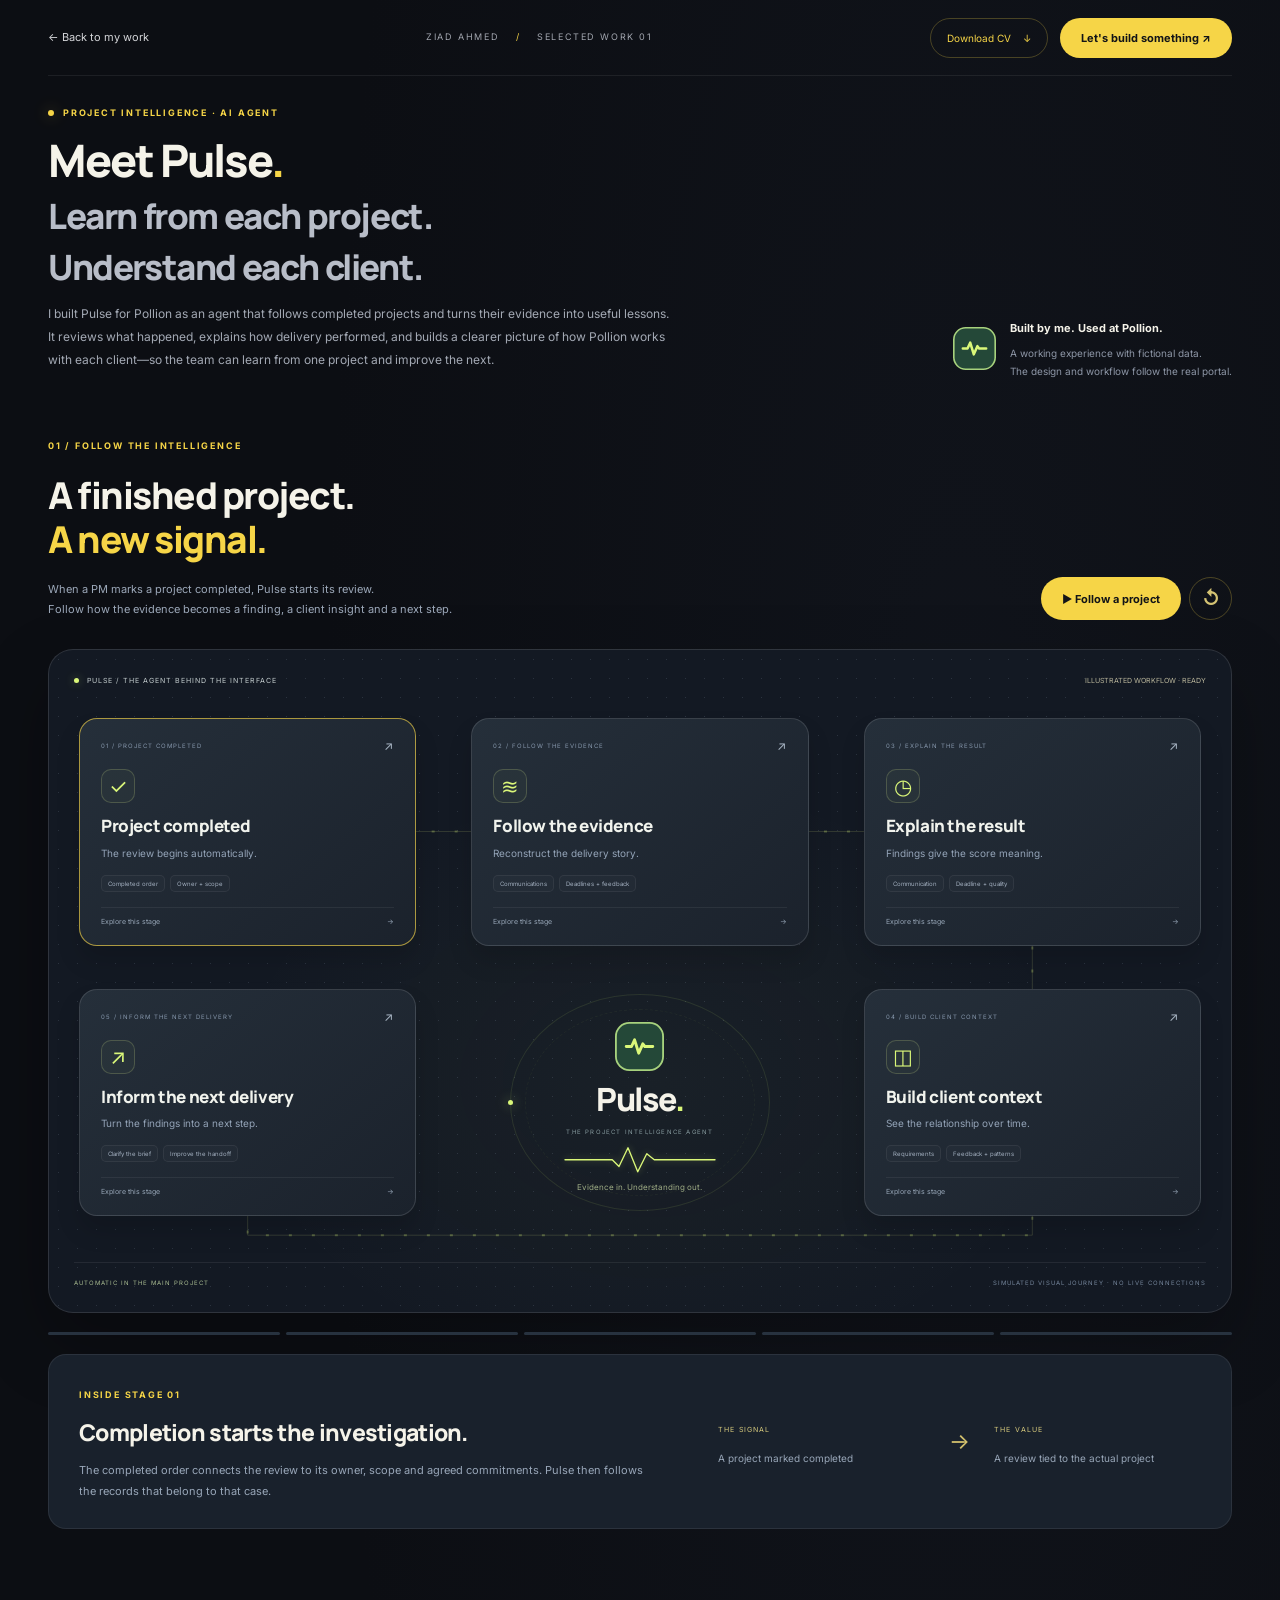
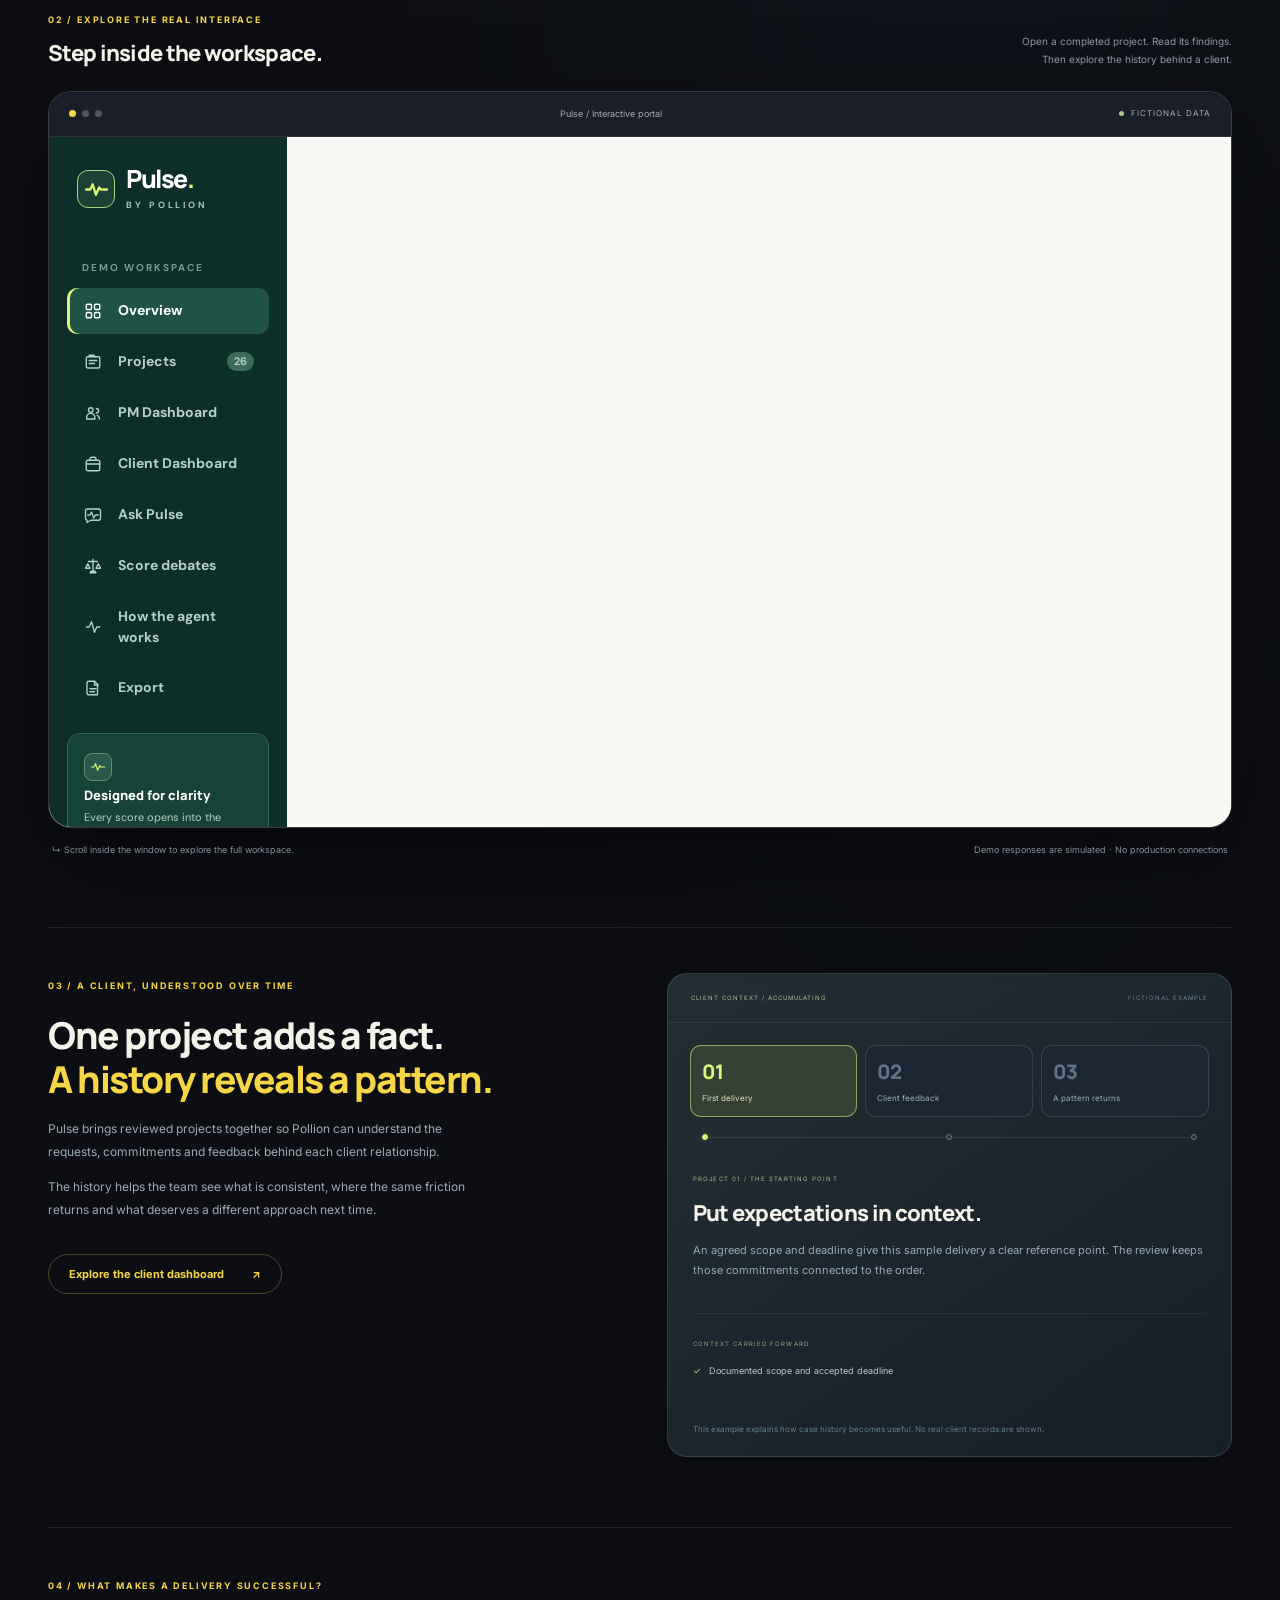
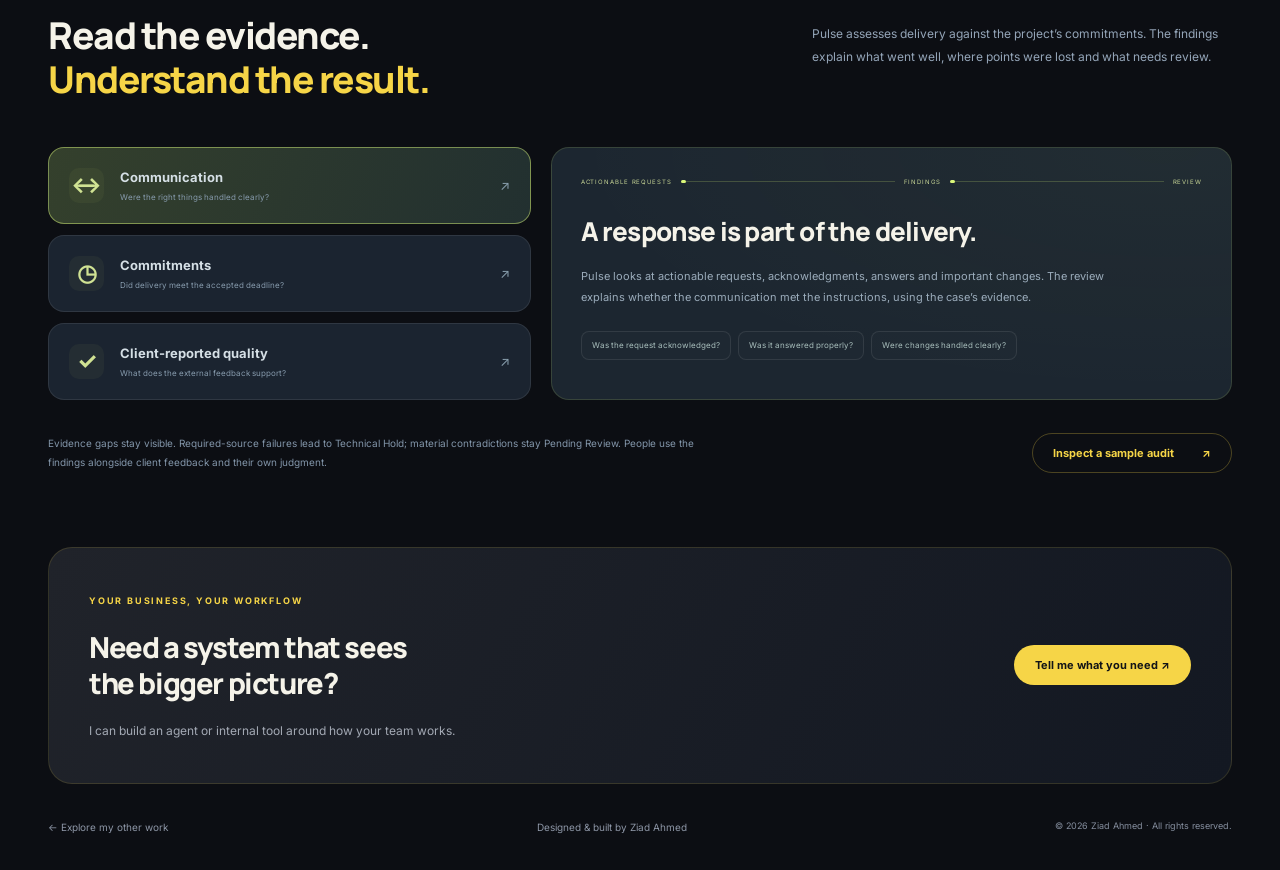
<file: pulse/index.html>
<!doctype html>
<html lang="en"><head><meta charset="utf-8"><meta name="viewport" content="width=device-width,initial-scale=1"><meta name="theme-color" content="#0c0e13"><meta name="description" content="Pulse reviews completed projects, builds client context and explains delivery quality. Explore the agent Ziad built for Pollion through a fictional-data demo."><title>Pulse — A system I built for Pollion | Ziad Ahmed</title><link rel="icon" href="favicon.svg"><link rel="stylesheet" href="showcase.css"><link rel="stylesheet" href="story.css"><script src="../portal-loader.js" defer></script><script src="showcase.js" defer></script><script src="story.js" defer></script><link rel="stylesheet" href="../cv-download.css"></head>
<body><header class="page-nav"><a class="back" href="../index.html#systems">← Back to my work</a><span>ZIAD AHMED <i>/</i> SELECTED WORK 01</span><div class="page-nav-actions"><a class="page-cv" href="../downloads/Ziad-Ahmed-CV.pdf" download="Ziad-Ahmed-CV.pdf">Download CV <span aria-hidden="true">↓</span></a><a class="contact" href="mailto:ziadahmedabdulsalam4@gmail.com?subject=Let%27s%20build%20a%20tool%20like%20Pulse">Let's build something ↗</a></div></header>
<main><section class="intro"><div class="intro-copy"><div class="eyebrow"><span></span> PROJECT INTELLIGENCE · AI AGENT</div><h1>Meet Pulse<span>.</span><br><em>Learn from each project.<br>Understand each client.</em></h1><p>I built Pulse for Pollion as an agent that follows completed projects and turns their evidence into useful lessons. It reviews what happened, explains how delivery performed, and builds a clearer picture of how Pollion works with each client—so the team can learn from one project and improve the next.</p></div><aside class="built-for"><img src="../assets/pulse-mark.svg" alt="Pulse logo"><div><strong>Built by me. Used at Pollion.</strong><p>A working experience with fictional data.<br>The design and workflow follow the real portal.</p></div></aside></section>
<section id="pulse-story" class="signal-story"><div class="signal-heading"><div><span class="section-number">01 / FOLLOW THE INTELLIGENCE</span><h2>A finished project.<br><span>A new signal.</span></h2><p>When a PM marks a project completed, Pulse starts its review.<br>Follow how the evidence becomes a finding, a client insight and a next step.</p></div><div class="signal-controls"><button id="play-signal" type="button">▶ Follow a project</button><button id="reset-signal" type="button" aria-label="Reset Pulse visual journey">↺</button></div></div><div class="signal-map"><div class="signal-map-top"><span><i></i> PULSE / THE AGENT BEHIND THE INTERFACE</span><span id="signal-status" role="status" aria-live="polite">ILLUSTRATED WORKFLOW · READY</span></div><div id="signal-grid" class="signal-grid"><svg id="signal-wires" aria-hidden="true"></svg><button class="signal-node signal-completed" data-signal="completed" aria-pressed="true"><span class="signal-node-top"><span>01 / PROJECT COMPLETED</span><i>↗</i></span><span class="signal-node-symbol">✓</span><strong>Project completed</strong><span class="signal-node-copy">The review begins automatically.</span><span class="signal-evidence-tags"><i>Completed order</i><i>Owner + scope</i></span><span class="signal-node-status">Explore this stage <i>→</i></span></button><button class="signal-node signal-evidence" data-signal="evidence" aria-pressed="false"><span class="signal-node-top"><span>02 / FOLLOW THE EVIDENCE</span><i>↗</i></span><span class="signal-node-symbol">≋</span><strong>Follow the evidence</strong><span class="signal-node-copy">Reconstruct the delivery story.</span><span class="signal-evidence-tags"><i>Communications</i><i>Deadlines + feedback</i></span><span class="signal-node-status">Explore this stage <i>→</i></span></button><button class="signal-node signal-review" data-signal="review" aria-pressed="false"><span class="signal-node-top"><span>03 / EXPLAIN THE RESULT</span><i>↗</i></span><span class="signal-node-symbol">◷</span><strong>Explain the result</strong><span class="signal-node-copy">Findings give the score meaning.</span><span class="signal-evidence-tags"><i>Communication</i><i>Deadline + quality</i></span><span class="signal-node-status">Explore this stage <i>→</i></span></button><button class="signal-node signal-context" data-signal="context" aria-pressed="false"><span class="signal-node-top"><span>04 / BUILD CLIENT CONTEXT</span><i>↗</i></span><span class="signal-node-symbol">◫</span><strong>Build client context</strong><span class="signal-node-copy">See the relationship over time.</span><span class="signal-evidence-tags"><i>Requirements</i><i>Feedback + patterns</i></span><span class="signal-node-status">Explore this stage <i>→</i></span></button><button class="signal-node signal-action" data-signal="action" aria-pressed="false"><span class="signal-node-top"><span>05 / INFORM THE NEXT DELIVERY</span><i>↗</i></span><span class="signal-node-symbol">↗</span><strong>Inform the next delivery</strong><span class="signal-node-copy">Turn the findings into a next step.</span><span class="signal-evidence-tags"><i>Clarify the brief</i><i>Improve the handoff</i></span><span class="signal-node-status">Explore this stage <i>→</i></span></button><div class="signal-heart" aria-hidden="true"><div class="signal-orbit"></div><div class="signal-orbit inner"></div><img src="../assets/pulse-mark.svg" alt=""><strong>Pulse<span>.</span></strong><span class="signal-heart-label">THE PROJECT INTELLIGENCE AGENT</span><svg class="signal-wave" viewBox="0 0 200 40"><path d="M0 21H63l9 9 12-25 13 32 12-24 10 8h81"/></svg><small id="signal-heart-state">Evidence in. Understanding out.</small></div></div><div class="signal-map-bottom"><span>AUTOMATIC IN THE MAIN PROJECT</span><span>SIMULATED VISUAL JOURNEY · NO LIVE CONNECTIONS</span></div></div><div class="signal-progress" aria-label="Visual journey progress"><i></i><i></i><i></i><i></i><i></i></div><div class="signal-insight"><div><span class="section-number" id="signal-insight-number">INSIDE STAGE 01</span><h3 id="signal-insight-title">Completion starts the investigation.</h3><p id="signal-insight-copy">The completed order connects the review to its owner, scope and agreed commitments. Pulse then follows the records that belong to that case.</p></div><div class="signal-transform"><div><span>THE SIGNAL</span><p id="signal-input">A project marked completed</p></div><b>→</b><div><span>THE VALUE</span><p id="signal-output">A review tied to the actual project</p></div></div></div></section><section class="portal-stage" aria-label="Interactive Pulse portal"><div class="stage-heading"><div><span class="section-number">02 / EXPLORE THE REAL INTERFACE</span><h2>Step inside the workspace.</h2></div><p>Open a completed project. Read its findings.<br>Then explore the history behind a client.</p></div><div class="portal-frame"><div class="window-bar"><span class="window-dots" aria-hidden="true"><i></i><i></i><i></i></span><span>Pulse / Interactive portal</span><span class="mock-badge"><i></i> FICTIONAL DATA</span></div><iframe id="pulse-portal" name="pulse-portal" data-portal-src="portal.html#overview" title="Interactive Pulse workspace with fictional project data" loading="lazy"></iframe></div><div class="portal-caption"><span>↳ Scroll inside the window to explore the full workspace.</span><span>Demo responses are simulated · No production connections</span></div></section>
<section id="client-context" class="client-journey"><div class="client-journey-copy"><span class="section-number">03 / A CLIENT, UNDERSTOOD OVER TIME</span><h2>One project adds a fact.<br><span>A history reveals a pattern.</span></h2><p>Pulse brings reviewed projects together so Pollion can understand the requests, commitments and feedback behind each client relationship.</p><p>The history helps the team see what is consistent, where the same friction returns and what deserves a different approach next time.</p><button data-view="clients">Explore the client dashboard <span>↗</span></button></div><div class="client-memory"><div class="client-memory-top"><span>CLIENT CONTEXT / ACCUMULATING</span><span>FICTIONAL EXAMPLE</span></div><div class="client-project-tabs" aria-label="Explore an illustrative client history"><button type="button" data-history="0" aria-pressed="true"><span>01</span> First delivery</button><button type="button" data-history="1" aria-pressed="false"><span>02</span> Client feedback</button><button type="button" data-history="2" aria-pressed="false"><span>03</span> A pattern returns</button></div><div class="memory-path" aria-hidden="true"><i class="lit"></i><span></span><i></i><span></span><i></i></div><div id="history-result" class="history-result" aria-live="polite" aria-atomic="true"><span id="history-kicker">PROJECT 01 / THE STARTING POINT</span><h3 id="history-title">Put expectations in context.</h3><p id="history-copy">An agreed scope and deadline give this sample delivery a clear reference point. The review keeps those commitments connected to the order.</p></div><div class="memory-retained"><span>CONTEXT CARRIED FORWARD</span><ul id="history-notes"><li>Documented scope and accepted deadline</li></ul></div><p class="memory-note">This example explains how case history becomes useful. No real client records are shown.</p></div></section><section id="delivery-success" class="delivery-lens"><div class="delivery-heading"><div><span class="section-number">04 / WHAT MAKES A DELIVERY SUCCESSFUL?</span><h2>Read the evidence.<br><span>Understand the result.</span></h2></div><p>Pulse assesses delivery against the project’s commitments. The findings explain what went well, where points were lost and what needs review.</p></div><div class="lens-grid"><div class="lens-selector"><button type="button" data-lens="communication" aria-pressed="true"><span>↔</span><span>Communication<small>Were the right things handled clearly?</small></span><i>↗</i></button><button type="button" data-lens="deadline" aria-pressed="false"><span>◷</span><span>Commitments<small>Did delivery meet the accepted deadline?</small></span><i>↗</i></button><button type="button" data-lens="quality" aria-pressed="false"><span>✓</span><span>Client-reported quality<small>What does the external feedback support?</small></span><i>↗</i></button></div><div id="lens-result" class="lens-result" aria-live="polite" aria-atomic="true"><div class="lens-line"><span id="lens-signal">ACTIONABLE REQUESTS</span><i></i><span>FINDINGS</span><i></i><span>REVIEW</span></div><h3 id="lens-title">A response is part of the delivery.</h3><p id="lens-copy">Pulse looks at actionable requests, acknowledgments, answers and important changes. The review explains whether the communication met the instructions, using the case’s evidence.</p><div class="lens-questions" id="lens-questions"><span>Was the request acknowledged?</span><span>Was it answered properly?</span><span>Were changes handled clearly?</span></div></div></div><div class="delivery-bottom"><p>Evidence gaps stay visible. Required-source failures lead to Technical Hold; material contradictions stay Pending Review. People use the findings alongside client feedback and their own judgment.</p><button data-view="projects">Inspect a sample audit <span>↗</span></button></div></section><section class="closing"><div><span class="section-number">YOUR BUSINESS, YOUR WORKFLOW</span><h2>Need a system that sees<br>the bigger picture?</h2><p>I can build an agent or internal tool around how your team works.</p></div><a class="contact" href="mailto:ziadahmedabdulsalam4@gmail.com?subject=A%20custom%20business%20tool">Tell me what you need ↗</a></section></main><footer><a href="../index.html#systems">← Explore my other work</a><span>Designed & built by Ziad Ahmed</span><span style="display:block;font-size:9px;color:#858e9e">© 2026 Ziad Ahmed · All rights reserved.</span></footer></body></html>
</file>
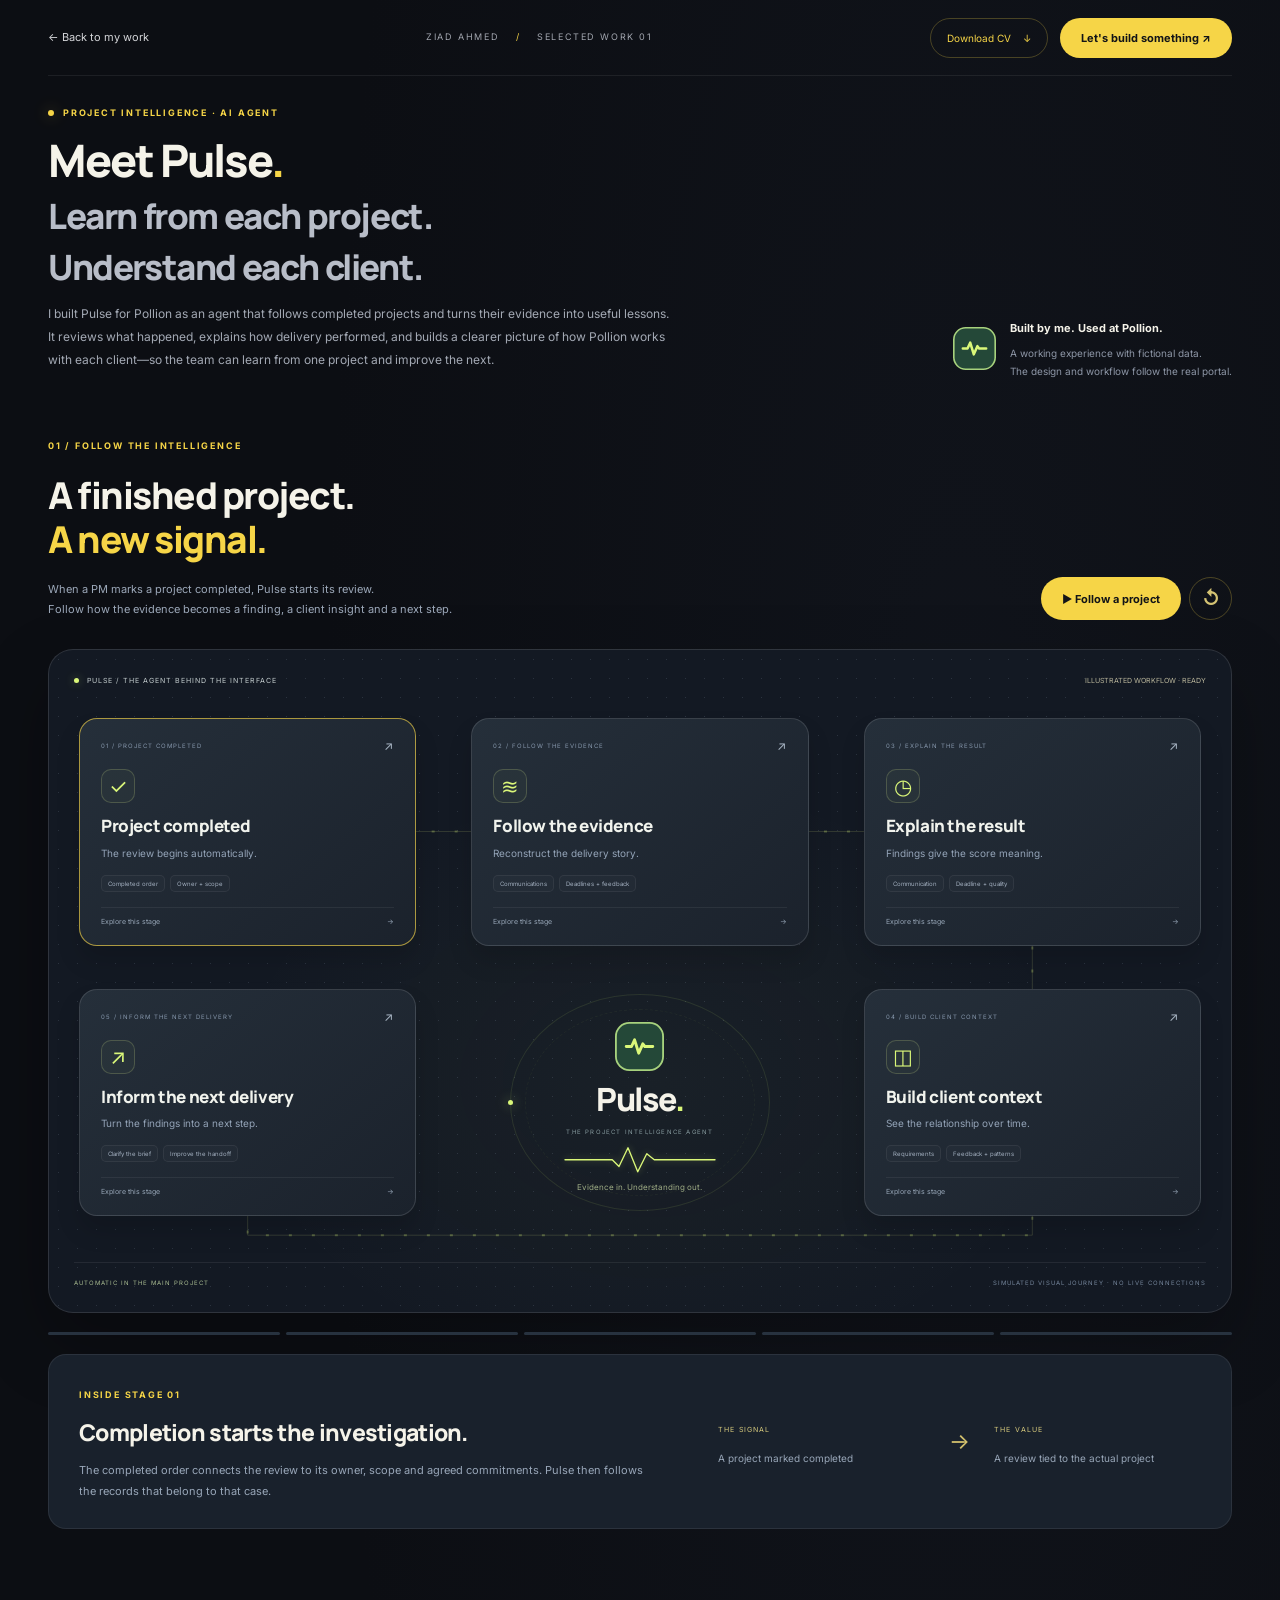
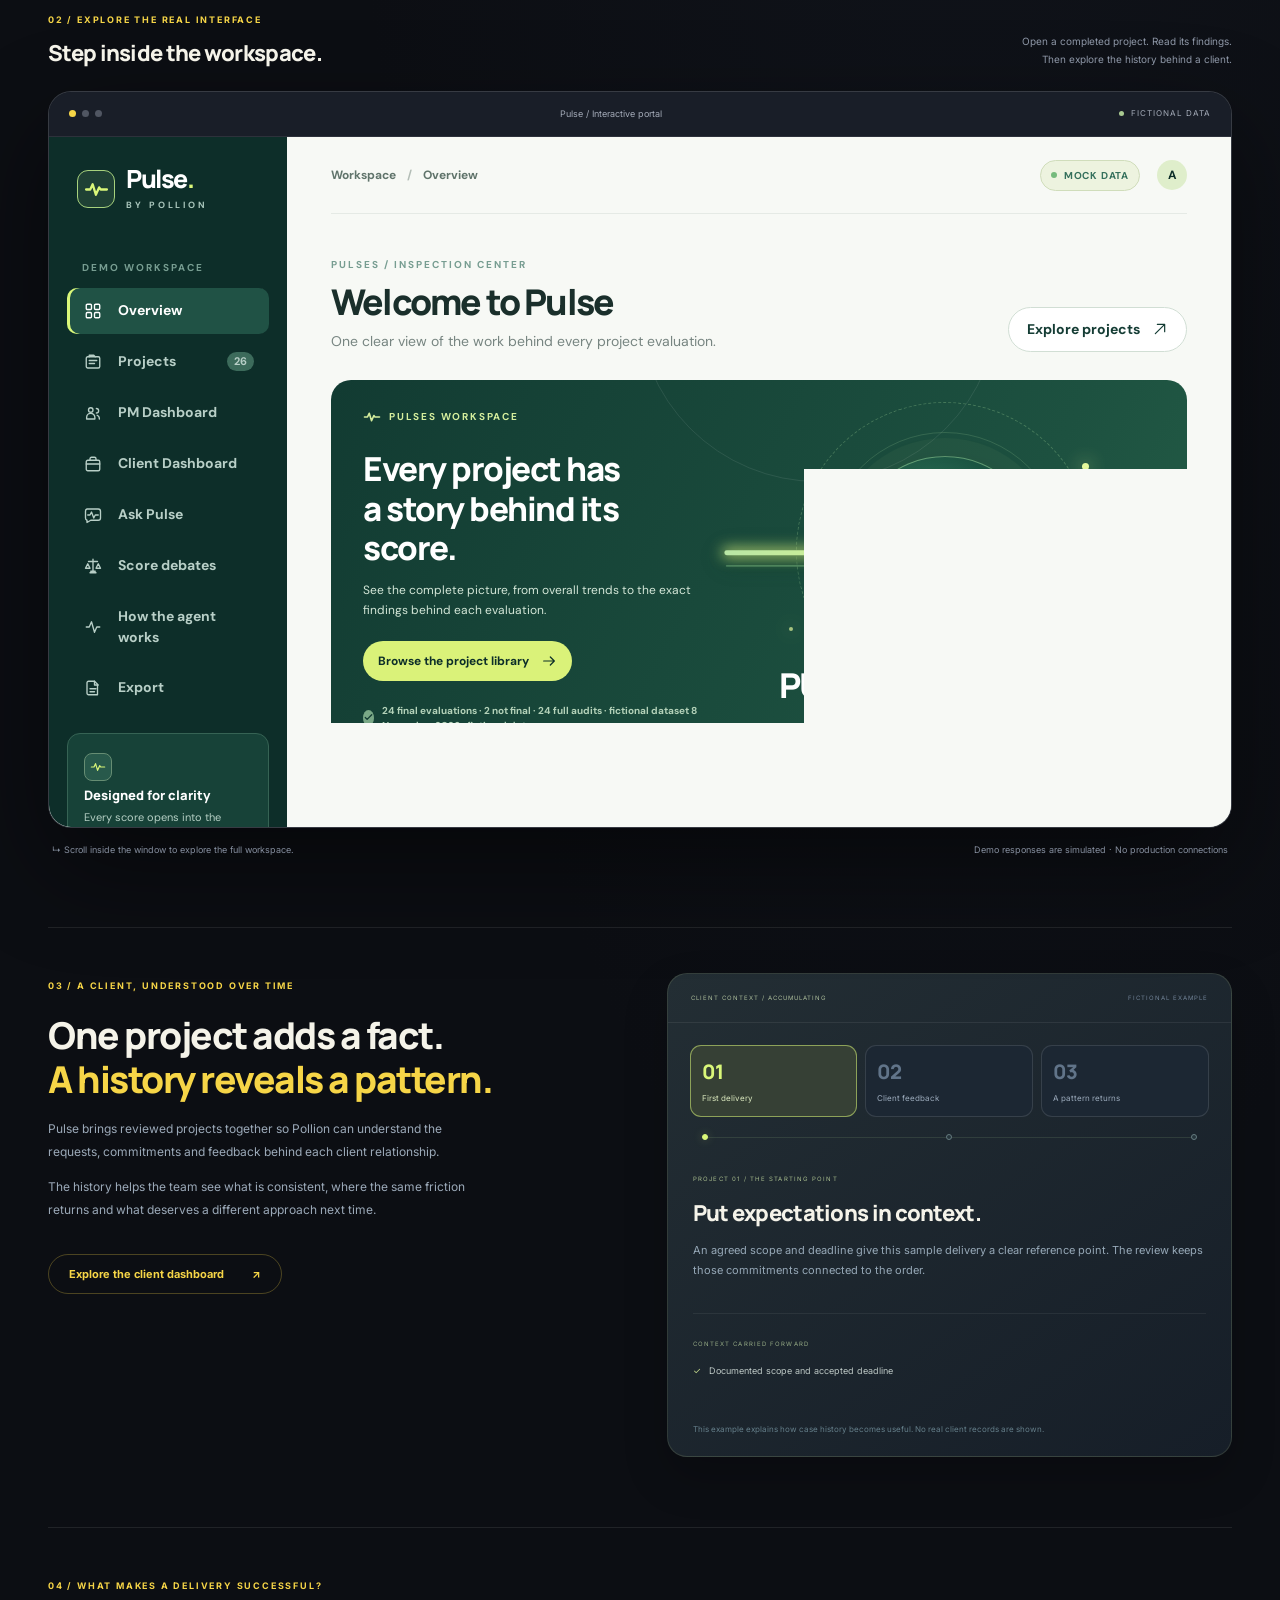
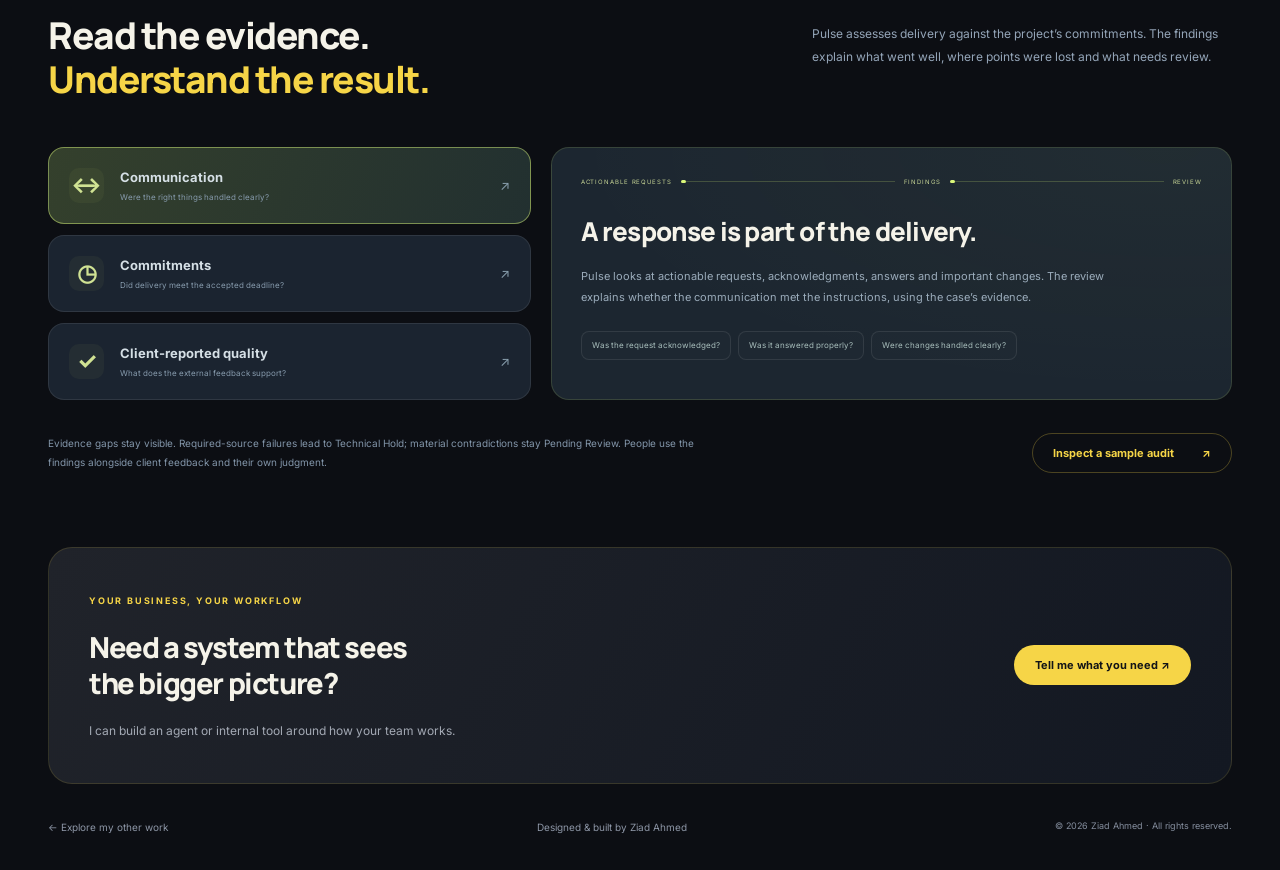
<file: demo.html>
<!doctype html><html lang="en"><head><meta charset="utf-8"><meta name="viewport" content="width=device-width,initial-scale=1"><meta name="theme-color" content="#0b0c10"><title>Explore a system | Ziad Ahmed</title><meta name="description" content="Interactive mock-data demonstrations of business systems built by Ziad Ahmed for Pollion."><link rel="stylesheet" href="style.css"><link rel="stylesheet" href="demo.css"></head><body class="demo-page"><header class="demo-header"><a class="signature" href="index.html#systems">Ziad Ahmed<span>.</span></a><a href="index.html#systems" class="back-link">← Portfolio</a><span class="demo-header-note">Built for Pollion · Demo data only</span></header><main class="demo-main"><div class="demo-tabs" role="tablist" aria-label="Explore the systems"><button role="tab" id="demo-tab-pulse" aria-controls="demo-content" data-demo="pulse">Pulse</button><button role="tab" id="demo-tab-gnomon" aria-controls="demo-content" data-demo="gnomon">Gnomon</button><button role="tab" id="demo-tab-automation" aria-controls="demo-content" data-demo="automation">Lead generation</button></div><section id="demo-content" role="tabpanel"></section><div class="demo-contact"><div><span>Have a similar challenge?</span><h2>Your workflow sets the brief.</h2><p>I can build something like this, or a different tool around your business.</p></div><a class="button" id="demo-contact-link" href="mailto:ziadahmedabdulsalam4@gmail.com">Discuss your tool ↗</a></div></main><dialog id="project-dialog" aria-labelledby="project-dialog-title"></dialog><script src="demo.js"></script></body></html>
</file>
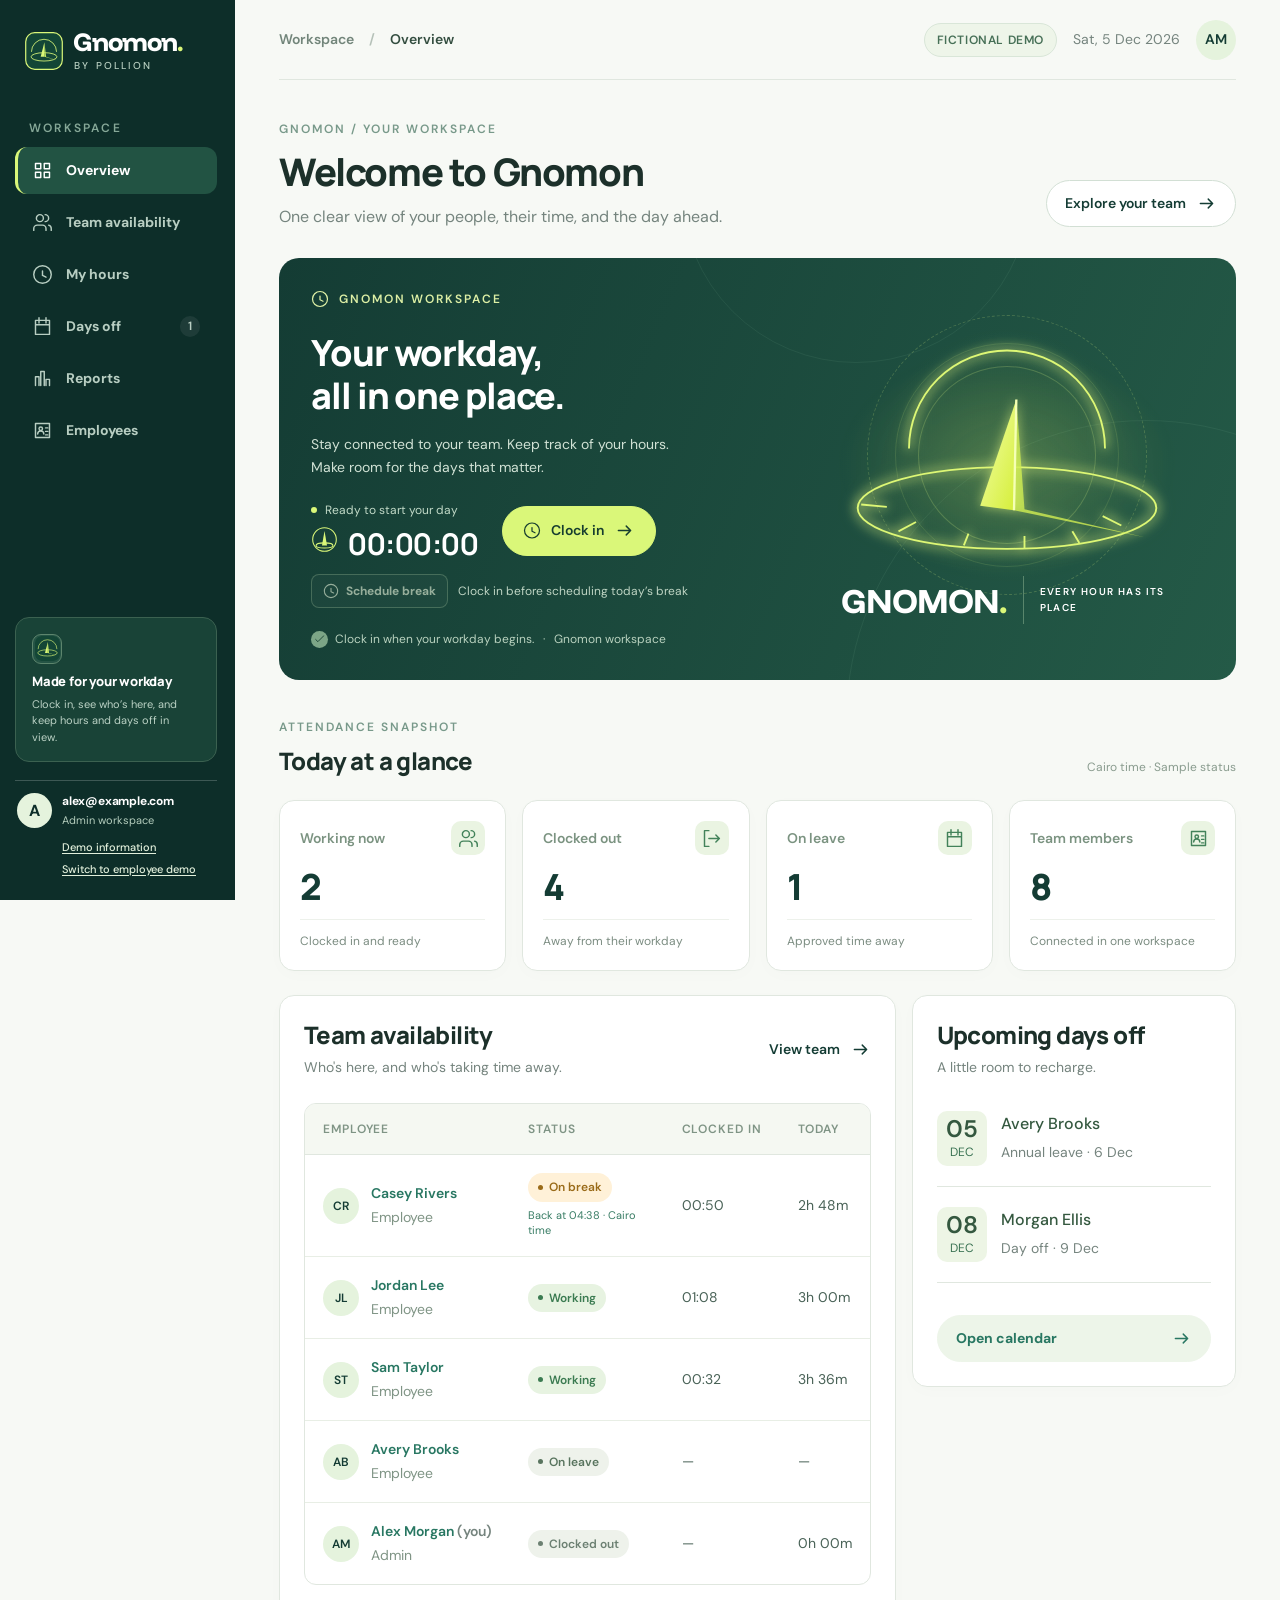
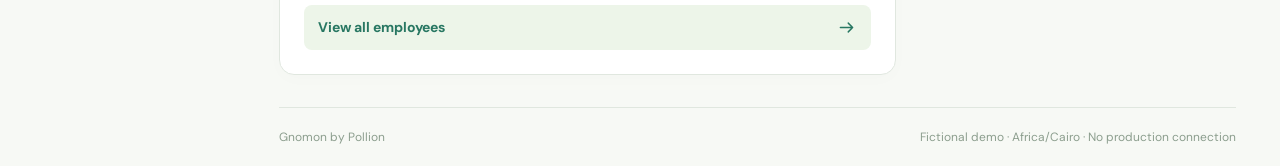
<file: gnomon/portal.html>
<!doctype html>
<html lang="en"><head><meta charset="utf-8"><meta http-equiv="Content-Security-Policy" content="default-src 'self'; script-src 'self'; connect-src 'none'; style-src 'self' 'unsafe-inline'; img-src 'self' data: blob:; font-src 'self'; object-src 'none'; base-uri 'self'; form-action 'none'"><meta name="viewport" content="width=device-width,initial-scale=1"><meta name="theme-color" content="#134636"><meta name="description" content="Gnomon by Pollion — attendance, working hours and time off. Pollion attendance workspace."><title>Gnomon | Fictional portfolio workspace</title><link rel="icon" href="mark-favicon.svg?v=18" type="image/svg+xml"><link rel="stylesheet" href="fonts.css?v=20261104-9"><link rel="stylesheet" href="style.css?v=20261105-26"><link rel="stylesheet" href="demo-only.css"></head><body><a class="skip" href="#main">Skip to content</a><aside id="sidebar"></aside><div class="workspace"><header id="topbar"></header><main id="main" tabindex="-1"></main><footer>Gnomon by Pollion <span>Fictional demo · Africa/Cairo · No production connection</span></footer></div><dialog id="dialog"></dialog><div id="toast" role="status" aria-live="polite"></div><script type="module" src="app.js?v=20261105-26"></script></body></html>
</file>
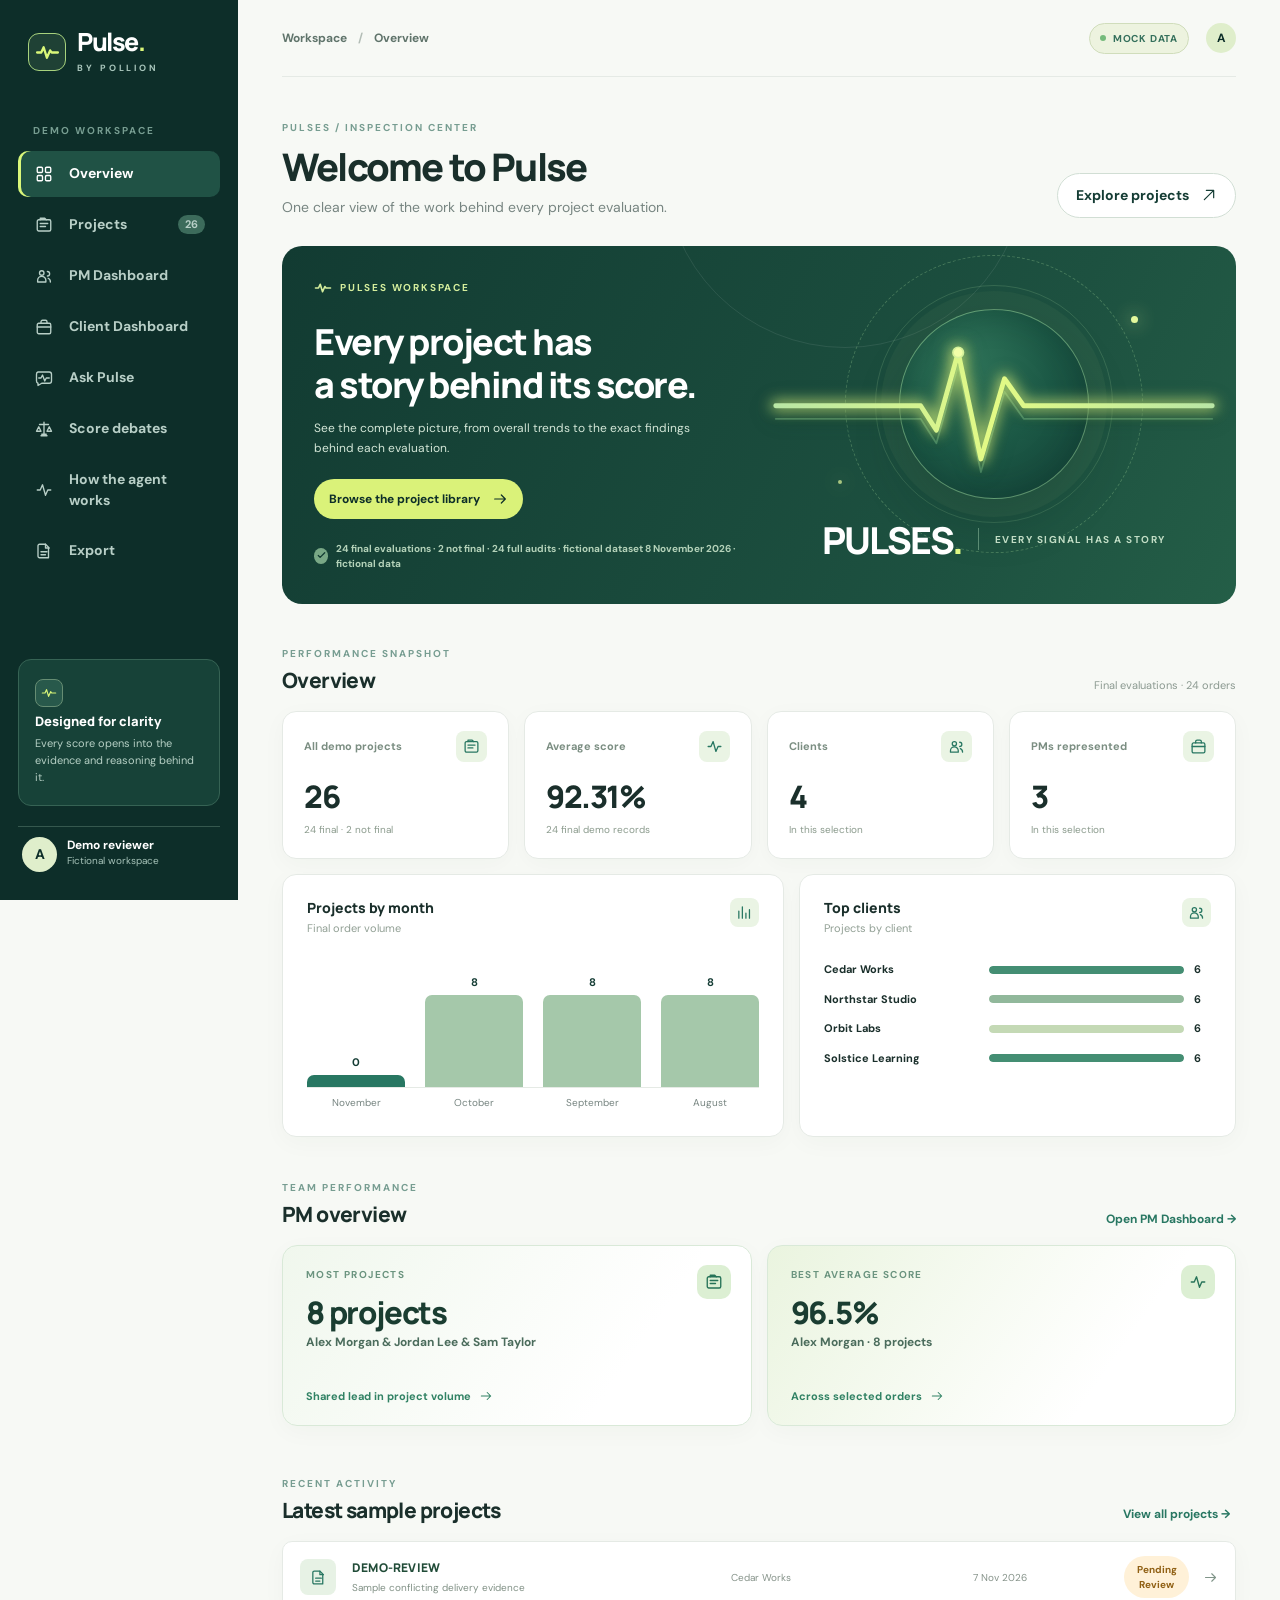
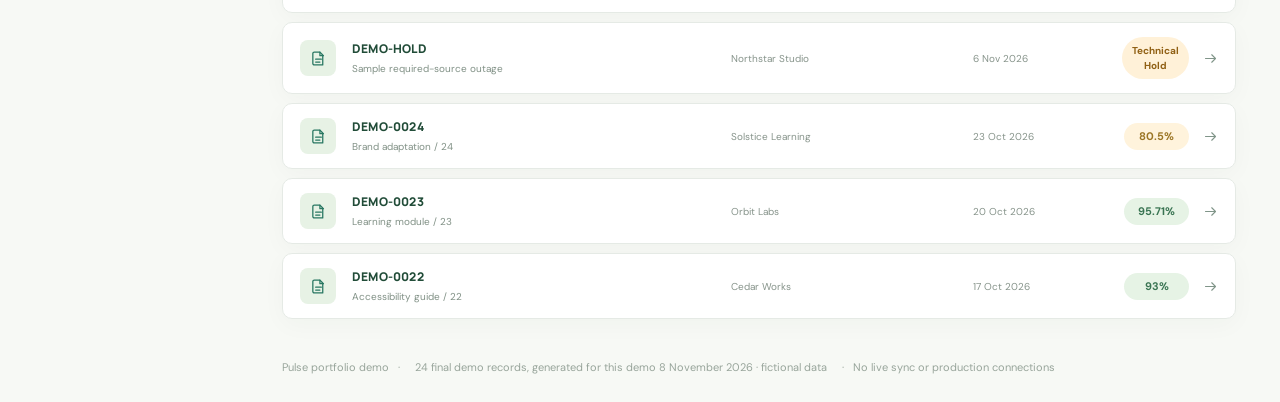
<file: pulse/portal.html>
<!doctype html>
<html lang="en">
<head>
  <meta charset="utf-8"><meta http-equiv="Content-Security-Policy" content="default-src 'self'; script-src 'self'; connect-src 'none'; img-src 'self' data: blob:; font-src 'self'; style-src 'self' 'unsafe-inline'; worker-src 'self' blob:; object-src 'none'; base-uri 'self'; form-action 'none'">
  <meta name="viewport" content="width=device-width,initial-scale=1">
  <meta name="theme-color" content="#153a33">
  <meta name="description" content="Explore Pulse’s real portal design using fictional data. Built by Ziad Ahmed for Pollion.">
  <title>Pulse | Interactive portfolio demo</title>
  <link rel="icon" type="image/svg+xml" href="favicon.svg">
  <link rel="stylesheet" href="styles.css"><link rel="stylesheet" href="demo-only.css">
  <script src="mock-data.js" defer></script><script src="mock-interactions.js" defer></script><script src="disputes.js" defer></script>
  <script src="export-core.js" defer></script>
  <script src="export.js" defer></script>
  <script src="script.js" defer></script>
  <script src="mock-chat.js" defer></script>
</head>
<body class="embedded-portal"><div class="portfolio-demo-bar"><a href="../index.html#systems">← Ziad's portfolio</a><span>PUBLIC DEMO · Fictional data · No production connections</span><a href="mailto:ziadahmedabdulsalam4@gmail.com?subject=A%20Pulse-like%20tool%20for%20my%20business">Build a tool like this ↗</a></div>
  <div class="app-shell">
    <aside class="sidebar" aria-label="Main navigation">
      <a class="brand" href="#overview" aria-label="Pulses overview"><span class="brand-symbol" data-icon="pulse" aria-hidden="true"></span><span class="brand-copy"><strong>Pulse<span class="brand-dot">.</span></strong><small>BY POLLION</small></span></a>
      <div class="workspace-label">DEMO WORKSPACE</div>
      <nav class="main-nav">
        <a href="#overview" data-nav="overview" class="nav-link active"><span class="nav-icon" data-icon="overview"></span> Overview</a>
        <a href="#projects" data-nav="projects" class="nav-link"><span class="nav-icon" data-icon="projects"></span> Projects <span class="nav-count">5</span></a>
        <a href="#pms" data-nav="pms" class="nav-link"><span class="nav-icon" data-icon="users"></span> PM Dashboard</a>
        <a href="#clients" data-nav="clients" class="nav-link"><span class="nav-icon" data-icon="briefcase"></span> Client Dashboard</a>
        <a href="#ask" data-nav="instructions" class="nav-link"><span class="nav-icon" data-icon="ask-pulse"></span> Ask Pulse</a>
        <a href="#disputes" data-nav="disputes" class="nav-link"><span class="nav-icon" data-icon="review"></span> Score debates</a><a href="#how" data-nav="how" class="nav-link"><span class="nav-icon" data-icon="activity"></span> How the agent works</a><a href="#export" data-nav="export" class="nav-link"><span class="nav-icon" data-icon="file"></span> Export</a>
      </nav>
      <div class="sidebar-bottom"><div class="side-note"><span class="side-note-icon" data-icon="pulse"></span><strong>Designed for clarity</strong><p>Every score opens into the evidence and reasoning behind it.</p></div><div class="user-chip"><span class="avatar">A</span><span><strong>Demo reviewer</strong><small>Fictional workspace</small></span></div></div>
    </aside>

    <main class="main-area">
      <header class="topbar"><button id="menu-button" class="menu-button" aria-label="Toggle navigation" aria-expanded="false"><span data-icon="menu"></span></button><div class="breadcrumbs" id="breadcrumbs">Workspace <span>/</span> Overview</div><div class="topbar-right"><span class="demo-pill"><span class="live-dot"></span> MOCK DATA</span><span class="top-avatar">A</span></div></header>

      <section id="overview-view" class="view">
        <div class="page-heading"><div><span class="eyebrow">PULSES / INSPECTION CENTER</span><h1>Welcome to Pulse</h1><p>One clear view of the work behind every project evaluation.</p></div><button class="outlined-button" id="view-projects">Explore projects <span data-icon="arrow-up-right"></span></button></div>
        <div class="hero-panel"><div class="hero-copy"><span class="hero-kicker"><span data-icon="pulse"></span> PULSES WORKSPACE</span><h2>Every project has<br>a story behind its score.</h2><p>See the complete picture, from overall trends to the exact findings behind each evaluation.</p><button id="hero-browse">Browse the project library <span data-icon="arrow-right"></span></button><div class="hero-footnote"><span class="hero-footnote-icon" data-icon="check"></span> <span id="hero-count-note">Fictional project evaluations</span></div></div><div class="hero-feature" role="img" aria-label="Pulses logo: a bright pulse wave flowing through a circular signal mark"><div class="pulse-emblem"><span class="pulse-orbit pulse-orbit-outer"></span><span class="pulse-orbit pulse-orbit-inner"></span><span class="pulse-core"></span><svg class="pulse-wave" viewBox="0 0 520 210" aria-hidden="true" focusable="false"><defs><linearGradient id="wave-color" x1="0" x2="1"><stop offset="0" stop-color="#b9e6a5"/><stop offset=".5" stop-color="#e3fa85"/><stop offset="1" stop-color="#b9e6a5"/></linearGradient><filter id="wave-glow" x="-20%" y="-80%" width="140%" height="260%"><feGaussianBlur stdDeviation="8"/></filter></defs><path class="wave-echo" d="M10 107 H152 L176 107 L194 135 L219 46 L245 168 L272 76 L294 107 H510"/><path class="wave-glow" d="M10 107 H152 L176 107 L194 135 L219 46 L245 168 L272 76 L294 107 H510"/><path class="wave-main" d="M10 107 H152 L176 107 L194 135 L219 46 L245 168 L272 76 L294 107 H510"/><circle class="wave-node" cx="219" cy="46" r="6"/></svg><span class="pulse-spark pulse-spark-one"></span><span class="pulse-spark pulse-spark-two"></span></div><div class="pulse-lockup"><strong>PULSES<span>.</span></strong><span class="pulse-lockup-rule"></span><small>Every signal has a story</small></div></div></div>
        <div class="section-title-row"><div><span class="eyebrow">PERFORMANCE SNAPSHOT</span><h2>Overview</h2></div><span class="sample-label"><span id="overview-selection-note">Final evaluations</span></span></div>
        <div class="stat-grid" id="stat-grid"></div>
        <div class="insights-grid"><div class="panel"><div class="panel-heading"><div><h3>Projects by month</h3><p>Final order volume</p></div><span class="panel-icon" data-icon="chart"></span></div><div id="month-chart" class="month-chart"></div></div><div class="panel"><div class="panel-heading"><div><h3>Top clients</h3><p>Projects by client</p></div><span class="panel-icon" data-icon="users"></span></div><div id="client-chart" class="client-chart"></div></div></div>
        <div class="section-title-row pm-overview-heading"><div><span class="eyebrow">TEAM PERFORMANCE</span><h2>PM overview</h2></div><a class="text-button" href="#pms">Open PM Dashboard →</a></div><div id="pm-overview" class="pm-overview-grid"></div>
        <div class="section-title-row recent-heading"><div><span class="eyebrow">RECENT ACTIVITY</span><h2>Latest sample projects</h2></div><button class="text-button" id="all-projects">View all projects →</button></div><div id="recent-projects" class="recent-list"></div>
      </section>

      <section id="projects-view" class="view hidden"><div class="page-heading"><div><span class="eyebrow">BROWSE / ALL PROJECTS</span><h1>Project library</h1><p>Find a project by month, client, PM or service type. Pending and canceled rows are labeled.</p></div><div class="library-count" id="library-count">5 projects</div></div><div class="months" id="month-tabs" aria-label="Months"></div><div class="filter-panel"><label class="search-wrap"><span data-icon="search"></span><input id="search-input" type="search" placeholder="Search order ID, project, client…" aria-label="Search projects"></label><div class="filter-dropdown" data-filter="client"><span class="filter-label">CLIENT</span><button type="button" class="filter-trigger" aria-haspopup="listbox" aria-expanded="false" aria-controls="client-menu"><span class="filter-current">All clients</span><span data-icon="chevron-down"></span></button><div id="client-menu" class="filter-menu" role="listbox" aria-label="Client options"></div></div><div class="filter-dropdown" data-filter="pm"><span class="filter-label">PM</span><button type="button" class="filter-trigger" aria-haspopup="listbox" aria-expanded="false" aria-controls="pm-menu"><span class="filter-current">All PMs</span><span data-icon="chevron-down"></span></button><div id="pm-menu" class="filter-menu" role="listbox" aria-label="PM options"></div></div><div class="filter-dropdown" data-filter="section"><span class="filter-label">SERVICE</span><button type="button" class="filter-trigger" aria-haspopup="listbox" aria-expanded="false" aria-controls="section-menu"><span class="filter-current">All services</span><span data-icon="chevron-down"></span></button><div id="section-menu" class="filter-menu" role="listbox" aria-label="Section options"></div></div><button id="reset-filters" class="reset-button">Reset</button></div><div id="deduction-filter-note" class="deduction-filter-note hidden" aria-live="polite"></div><div class="table-wrap"><table><thead><tr><th>ORDER ID / PROJECT</th><th>CLIENT</th><th>SERVICE</th><th>OWNER PM</th><th>DATE</th><th>SCORE</th><th></th></tr></thead><tbody id="project-rows"></tbody></table><div id="empty-state" class="empty-state hidden">No projects match these filters. Try another month or clear a filter.</div></div><button id="projects-more" type="button" class="outlined-button" hidden>Show more projects</button></section>

      <section id="pms-view" class="view hidden"><div class="page-heading"><div><span class="eyebrow">TEAM / PERFORMANCE</span><h1>PM Dashboard</h1><p><span id="pm-heading-sub">Compare project volume and scores across the selected final demo records.</span></p></div><a class="outlined-button" href="#projects">Browse projects <span data-icon="arrow-up-right"></span></a></div><div class="pm-note"><span data-icon="activity"></span><span>Selected-order analysis only: PM score is the simple average of these displayed orders. It is not the official PM-period result, which requires all eligible final orders and Plunet USD price weighting.</span></div><div id="pm-stats" class="pm-stats"></div><div class="pm-dashboard-grid"><div class="panel pm-chart-panel"><div class="panel-heading"><div><h3>Projects by PM</h3><p>Workload in the demo selection</p></div><span class="panel-icon" data-icon="projects"></span></div><div id="pm-volume-chart" class="pm-bars"></div></div><div class="panel pm-chart-panel"><div class="panel-heading"><div><h3>Average score by PM</h3><p>Equal-weight project average</p></div><span class="panel-icon" data-icon="activity"></span></div><div id="pm-score-chart" class="pm-bars"></div></div></div><div class="section-title-row pm-detail-heading"><div><span class="eyebrow">INDIVIDUAL ANALYSIS</span><h2>Each PM at a glance</h2></div><span class="sample-label">Open any order for its inspection details</span></div><div id="pm-cards" class="pm-cards"></div></section>

      <section id="pm-detail-view" class="view hidden"><div class="detail-back-row"><a class="back-button" href="#pms">← Back to PM dashboard</a></div><div id="pm-detail-content"></div></section>

      <section id="export-view" class="view hidden">
        <div class="page-heading export-heading"><div><span class="eyebrow">PULSES / REPORT STUDIO</span><h1>Export reports</h1><p>Build a branded PDF from the final orders in the fictional demo records.</p></div><span class="export-admin-badge">Demo export</span></div>
        <div id="export-snapshot-note" class="export-note"></div>
        <div class="export-workspace">
          <form id="export-form" class="export-builder">
            <div class="export-builder-head"><span class="eyebrow">CREATE A REPORT</span><h2>Choose your analysis</h2><p>Set the report type, time range and subject.</p></div>
            <div class="export-field"><span>Report type</span><select id="export-type"><option value="pm">PM performance</option><option value="client">Client account</option><option value="period">Time period</option><option value="service">Service quality</option></select></div>
            <div class="export-field"><span>Time range</span><select id="export-period"><option value="last-month">Last calendar month</option><option value="last-quarter">Last calendar quarter</option><option value="custom">Custom dates</option><option value="sample" selected>All demo orders</option></select></div>
            <div id="export-custom-dates" class="export-dates hidden"><label class="export-field">From<input id="export-start" type="date"></label><label class="export-field">To<input id="export-end" type="date"></label></div>
            <div id="export-subject"></div>
            <div id="export-form-error" class="export-form-error hidden" role="alert"></div>
            <button class="export-generate" type="submit">Generate PDF report <span data-icon="arrow-right"></span></button>
          </form>
          <div class="export-intro-panel"><span class="export-intro-icon" data-icon="file"></span><span class="eyebrow">PREPARED FOR REVIEW</span><h2>Detailed reports, ready to share when approved.</h2><p>Each PDF includes project context, score analysis, relevant evidence links and clear notes about any missing comparison data.</p><div class="export-mini-grid"><span>PM strengths and improvements</span><span>Client account signals</span><span>Period comparison</span><span>Service analysis</span></div><p class="export-mail-note">Demo PDFs contain fictional records only. This workspace does not send reports or contact people.</p></div>
        </div>
        <div id="export-progress" class="export-progress" role="status" aria-live="polite" hidden><div class="export-progress-heading"><span class="eyebrow">REPORT PROGRESS</span><strong id="export-progress-stage">Preparing report</strong></div><progress id="export-progress-bar" max="100" value="0" aria-label="Report progress"></progress><p id="export-progress-detail">Please keep this page open.</p></div>
        <div class="section-title-row export-library-heading"><div><span class="eyebrow">GENERATED IN THIS BROWSER</span><h2>Report library</h2></div><span id="export-library-count" class="sample-label">0 reports</span></div>
        <div id="export-library" class="export-library"></div>
      </section>

      <section id="clients-view" class="view hidden"><div class="page-heading"><div><span class="eyebrow">CLIENTS / ACCOUNT VIEW</span><h1>Client Dashboard</h1><p>Project volume, services and score trends from final evaluations.</p></div><a class="outlined-button" href="#projects">Browse projects <span data-icon="arrow-up-right"></span></a></div><div class="pm-note"><span data-icon="activity"></span><span>Scores describe inspected delivery. They do not directly measure client satisfaction or predict whether a client will leave. Prices are grouped by their original currency.</span></div><div id="client-stats" class="pm-stats"></div><div class="panel client-dashboard-panel"><div class="panel-heading"><div><h3>Clients by project volume</h3><p>Final orders in the fictional dataset</p></div><span class="panel-icon" data-icon="chart"></span></div><div id="client-volume-chart" class="pm-bars"></div></div><div class="section-title-row pm-detail-heading"><div><span class="eyebrow">CLIENT PROFILES</span><h2>Each client at a glance</h2></div></div><div id="client-cards" class="client-cards"></div></section>

      <section id="client-detail-view" class="view hidden"><div class="detail-back-row"><a class="back-button" href="#clients">← Back to clients</a></div><div id="client-detail-content"></div></section>

      <section id="instructions-view" class="view hidden">
  <div class="ask-workspace">
    <div class="ask-chat-top"><span class="ask-chat-avatar" data-icon="pulse"></span><div><strong>Ask Pulse</strong><small>Portfolio demo · simulated replies</small></div><a class="ask-guide-button" href="#how" id="demo-guide" title="Read how the demo scoring works"><span data-icon="file"></span><span>Scoring guide</span></a></div>
    <div class="ask-conversation" id="ask-conversation" role="log" aria-live="polite" aria-label="Conversation with Pulse"><div class="ask-welcome"><span class="ask-welcome-icon" data-icon="pulse"></span><h2>How can I help?</h2><p>This is a portfolio demo. Send a message to preview the chat experience; Ask Pulse is not connected to the live agent or project data. Attachments stay in this browser and are not analyzed.</p><div class="ask-suggestions"><button type="button" data-question="Why did my latest project lose points?">Why did my latest project lose points?</button><button type="button" data-question="How does the deadline score work?">How does the deadline score work?</button><button type="button" data-question="Show me projects with quality deductions">Show me projects with quality deductions</button></div></div></div>
    <div id="ask-order-context" class="ask-order-context" hidden></div>
    <div id="ask-attachments" class="ask-attachments" hidden></div>
    <form id="ask-form" class="ask-composer"><input id="ask-files" class="sr-only" type="file" accept=".pdf,application/pdf,image/png,image/jpeg,image/webp" multiple><button type="button" id="ask-add-file" class="ask-add-file" aria-label="Attach image or PDF" title="Attach image or PDF">+</button><label for="ask-question" class="sr-only">Message Pulse</label><textarea id="ask-question" name="question" rows="2" maxlength="2000" placeholder="Message Pulse..." aria-label="Message Pulse"></textarea><button type="submit" id="ask-send" aria-label="Send message"><span data-icon="arrow-right"></span><span>Send</span></button></form>
    <p id="ask-error" class="ask-error" role="alert" hidden></p>
  </div>
</section>
<section id="disputes-view" class="view hidden"><div id="disputes-content"></div></section>
      <section id="dispute-view" class="view hidden"><div id="dispute-content"></div></section>

      <section id="how-view" class="view hidden"><div class="page-heading"><div><span class="eyebrow">MEET THE AGENT / INSPECTOR PULSE</span><h1>From project evidence to a traceable score.</h1><p>A portfolio-only walkthrough of the automated workflow behind Pulse.</p></div></div><aside class="demo-automation-note"><strong>This tab is only part of the portfolio demo.</strong><p>It is not a tab in the main project. The real Pulse agent works automatically: it tracks each completed project, starts reviewing the project evidence and applies the scoring instructions. The manual controls below are just a way to explore example scenarios.</p></aside><div class="demo-how-hero"><span class="demo-how-mark" data-icon="pulse"></span><div><h2>The agent investigates. The portal makes it usable.</h2><p>Inspector Pulse automatically reviews completed projects using their records, communications, delivery evidence and external feedback. It follows versioned scoring instructions and explains the result. Reviewed projects build a case history for understanding how Pollion works with each client, spotting recurring issues and improving the next delivery. The portal brings those findings into project reports, PM and client views, questions, reviews and exports.</p><p><b>Built by Ziad Ahmed for Pollion.</b> This public version recreates the interface with invented records and scripted interactions; it does not access email, Plunet or client portals.</p></div></div><div class="agent-process"><article><span>01</span><h3>Identify the project</h3><p>Start with an eligible order and verify its owner, scope and client commitments.</p></article><article><span>02</span><h3>Read authorized evidence</h3><p>Use case-linked emails, the relevant client portal and Plunet order facts. Training explains the workflow; it is not case evidence.</p></article><article><span>03</span><h3>Reconstruct the timeline</h3><p>Link actionable messages, replies, accepted deadlines, deliveries and external feedback to the responsible project phase.</p></article><article><span>04</span><h3>Apply the instructions</h3><p>Calculate communication, deadline, quality and order-record checks using the selected rule version. Explain deductions rather than inventing a score.</p></article><article><span>05</span><h3>Preserve gaps and review</h3><p>Missing required evidence creates a Technical Hold. Material contradictions go to Pending Review. Neither is a perfect score or a zero.</p></article><article><span>06</span><h3>Present and revisit</h3><p>Publish a traceable audit for review. Use dashboards and debates to investigate findings; human reviewers remain responsible for decisions.</p></article></div><div class="demo-rules-note"><b>Scoring version matters.</b> This demonstration follows the V.02.00 Ziad test-workflow shape: communication 28, deadline 28, quality 39, Plunet checks 5. Client/resource communication split is 56/3 and 28/3 points. The original V.01.01 guide uses a separate 30/30/40 model. These are scoped versions, not interchangeable company-wide rules. Calculations keep precision; only display values are rounded.</div><div class="demo-simulator panel"><div class="panel-heading"><div><span class="eyebrow">TRY A FICTIONAL INSPECTION</span><h2>See how facts affect the result.</h2><p>These manual scenario controls are for demonstration only. In the main project, completed projects trigger the review and scoring automatically.</p></div></div><form id="inspection-form"><label><span>Evidence coverage</span><select id="inspection-coverage" name="coverage"><option value="complete">Evidence complete</option><option value="missing">Source unavailable</option><option value="conflict">Evidence conflict</option></select></label><label><span>Client delivery</span><select id="inspection-delivery" name="delivery"><option value="ontime">On time</option><option value="late8">8 minutes late</option><option value="late40">40 minutes late</option><option value="files">4 files: 3 on time, 1 late</option></select></label><label><span>External client feedback</span><select id="inspection-quality" name="quality"><option value="none">No adverse feedback</option><option value="minor">One minor correction</option><option value="rework">Meaningful rework</option></select></label><button type="submit">Run demo inspection →</button></form><div id="inspection-progress" role="status" aria-live="polite"></div><div id="inspection-result" hidden></div></div></section><section id="evidence-view" class="view hidden"><div id="evidence-content"></div></section><section id="detail-view" class="view hidden"><div class="detail-back-row"><button id="back-to-projects" class="back-button">← Back to projects</button><span class="demo-pill"><span class="live-dot"></span> FICTIONAL DEMO ROW</span></div><div id="detail-content"></div></section>
      <footer>Pulse portfolio demo <span>·</span> <span id="footer-snapshot">Fictional records</span> <span>·</span> No live sync or production connections</footer>
    </main>
  </div>
</body>
</html>
</file>
<file: style.css>
@font-face{font-family:Inter;src:url('assets/fonts/inter-400.woff');font-weight:400;font-display:swap}@font-face{font-family:Inter;src:url('assets/fonts/inter-700.woff');font-weight:600 700;font-display:swap}@font-face{font-family:Inter;src:url('assets/fonts/inter-800.woff');font-weight:800 900;font-display:swap}@font-face{font-family:'DM Sans';src:url('assets/fonts/dm-regular.ttf');font-weight:400 500;font-display:swap}@font-face{font-family:Manrope;src:url('assets/fonts/manrope-extrabold.ttf');font-weight:700 800;font-display:swap}@font-face{font-family:'Gnomon Display';src:url('assets/fonts/gnomon-display.ttf');font-weight:800;font-display:swap}
:root{--black:#0b0c10;--navy:#151c29;--panel:#11151d;--yellow:#f5cf35;--white:#f0f0eb;--muted:#9b9fa8;--line:#ffffff20}*{box-sizing:border-box}html{scroll-behavior:smooth;scroll-padding-top:24px}body{background:var(--black);color:var(--white);margin:0;font:400 14px/1.7 Inter,Arial,sans-serif;-webkit-font-smoothing:antialiased}a{color:inherit;text-decoration:none}button{font:inherit;cursor:pointer}a:focus-visible,button:focus-visible{outline:2px solid var(--yellow);outline-offset:5px}[hidden]{display:none!important}.skip{position:fixed;top:-100px;background:var(--yellow);color:var(--black);padding:10px;z-index:99}.skip:focus{top:10px}header,main,footer{max-width:1440px;margin:auto}header{padding:28px 6%;display:flex;align-items:center;justify-content:space-between;gap:25px;border-bottom:1px solid var(--line)}.signature{font-weight:700;font-size:21px;letter-spacing:-1px;white-space:nowrap}.signature>span{color:var(--yellow)}nav{display:flex;gap:30px;font-size:11px;color:#bfc1c8}nav a:hover{color:var(--yellow)}.draft{font-size:9px;color:var(--muted);padding:5px 10px;border:1px solid var(--line);border-radius:20px}.slide{padding:30px 6% 0;border-bottom:1px solid var(--line)}.slide-label{display:flex;justify-content:space-between;gap:20px;font-size:9px;color:var(--muted);letter-spacing:.4px}.slide-label>span:first-child{color:var(--yellow)}.intro{min-height:calc(100svh - 91px);display:flex;flex-direction:column}.hero-layout{display:grid;grid-template-columns:1.1fr 1fr;gap:8%;align-items:center;padding:70px 0 60px;flex:1}.eyebrow{font-size:10px;color:var(--muted)}h1{font-size:clamp(64px,6.9vw,102px);line-height:1.03;letter-spacing:-6px;font-weight:800;margin:27px 0 28px}h1>span{color:var(--yellow)}.lead{font-size:17px;line-height:1.7;max-width:400px;margin:0 0 18px;letter-spacing:-.3px}.support{font-size:12px;line-height:1.9;color:var(--muted);max-width:355px;margin-bottom:29px}.button{display:inline-flex;align-items:center;gap:45px;background:var(--yellow);padding:13px 18px;border:1px solid var(--yellow);color:var(--black);font-size:11px;font-weight:700}.button>span{font-size:19px;line-height:1}.button:hover{background:#ffdc4a}.pollion-proof{display:flex;gap:12px;align-items:center;margin-top:33px}.proof-line{height:32px;width:2px;background:var(--yellow)}.pollion-proof p{font-size:10px;color:var(--muted);margin:0;line-height:1.8}.pollion-proof b{font-weight:700;color:var(--white)}.portrait-stage{height:470px;position:relative;display:flex;align-items:center;justify-content:center;min-width:0}.portrait-circle{position:absolute;width:94%;aspect-ratio:1;background:var(--yellow);border-radius:50%;top:38px}.portrait-outline{position:absolute;width:72%;height:88%;bottom:0;border:1px dashed #eeeeeaa1;background:#151c29e8;display:flex;align-items:center;justify-content:center}.portrait-label{text-align:center;color:var(--white)}.portrait-label>span{font-size:9px;color:var(--yellow)}.portrait-label>b{display:block;font-size:22px;letter-spacing:-.7px;margin:17px 0 8px}.portrait-label>p{font-size:10px;line-height:1.8;color:var(--muted)}.crop-corner{position:absolute;width:15px;height:15px;border-color:var(--yellow);border-style:solid}.tl{top:-1px;left:-1px;border-width:2px 0 0 2px}.tr{right:-1px;top:-1px;border-width:2px 2px 0 0}.bl{bottom:-1px;left:-1px;border-width:0 0 2px 2px}.br{bottom:-1px;right:-1px;border-width:0 2px 2px 0}.portrait-name{position:absolute;bottom:23px;left:0;background:var(--black);padding:10px 17px;border-left:2px solid var(--yellow);font-size:14px;font-weight:700;line-height:1.5}.portrait-name>small{display:block;font-size:8px;font-weight:400;color:var(--muted);margin-top:3px}.portrait-tag{position:absolute;top:9px;right:0;font-size:8px;color:var(--muted)}.slide-bottom{border-top:1px solid var(--line);padding:21px 0;display:flex;justify-content:space-between;font-size:9px;color:var(--muted)}.systems{padding-top:33px;padding-bottom:70px;background:var(--black)}.section-title{display:flex;justify-content:space-between;gap:30px;align-items:end;margin:45px 0 35px}h2{font-size:clamp(32px,3.7vw,54px);line-height:1.12;letter-spacing:-2.4px;margin:0;font-weight:700}h2>span{color:var(--yellow)}.section-title>p{font-size:11px;color:var(--muted);line-height:1.9;margin:0}.systems-layout{display:grid;grid-template-columns:1fr 1fr;gap:35px;align-items:start}.tool-list{display:flex;flex-direction:column;gap:14px}.tool-block{text-align:left;background:var(--panel);color:var(--white);border:1px solid var(--line);border-radius:5px;padding:18px;transition:border-color .2s,background .2s}.tool-block:hover{border-color:#f5cf3577}.tool-block.selected{border-color:var(--yellow);background:var(--navy)}.tool-top{display:flex;gap:12px;align-items:center}.tool-top>.number{font-size:8px;color:var(--muted);margin-right:4px}.tool-top>img{width:35px;height:35px}.tool-title{font-size:24px;letter-spacing:-1px;line-height:1.1}.tool-title>small{font:400 8px Inter,sans-serif;display:block;color:var(--muted);letter-spacing:0;margin-top:8px}.pulse-name{font-family:Manrope,sans-serif;font-weight:800;letter-spacing:-1px}.gnomon-name{font-family:'Gnomon Display',sans-serif;font-weight:800;letter-spacing:-1px}.pulse-name>span,.gnomon-name>span{color:#daf779}.open-arrow{margin-left:auto;color:var(--yellow);font-size:23px}.workflow-icon{width:35px;height:35px;display:inline-grid;place-items:center;background:#f5cf3512;border:1px solid #f5cf3566;border-radius:5px;color:var(--yellow);font-size:29px}.workflow-name{font-weight:700;font-size:19px;letter-spacing:-.7px}.mini-window{margin:17px 0 0 28px;border:1px solid #ffffff20;border-radius:5px;overflow:hidden;font-family:'DM Sans',Arial,sans-serif;background:#f7f9f5;color:#143c34;pointer-events:none}.mini-top{display:flex;justify-content:space-between;gap:10px;padding:8px 12px;font-size:7px;border-bottom:1px solid #143c341b}.mini-top>i{font-style:normal;font-size:6px;color:#77897a}.mini-content{padding:13px;display:flex;gap:20px;align-items:center;min-height:66px}.mini-stat{display:flex;flex-direction:column;gap:4px;min-width:0}.mini-stat>span{font-size:7px}.mini-stat>b{font:800 17px Manrope,sans-serif;letter-spacing:-.6px}.mini-chart{height:42px;display:flex;align-items:end;gap:7px;flex:1;margin-left:10px}.mini-chart>i{flex:1;background:#a7c78d;border-radius:2px 2px 0 0}.mini-chart>i:last-child{background:#287762}.gnomon-mini .mini-content{position:relative;background:#143c34;color:#eff5df;overflow:hidden}.gnomon-mini .mini-content>img{width:85px;height:65px;margin-left:auto}.mini-clock{background:#daf779;color:#143c34;border-radius:3px;padding:5px 8px;font-size:7px;white-space:nowrap;margin-left:auto}.gnomon-mini .mini-stat>span{font-size:6px;max-width:130px}.mini-flow{padding:22px 14px;display:flex;align-items:center;justify-content:space-between;gap:5px;color:#202c26}.mini-flow>span{font-size:7px;padding:5px 8px;border:1px solid #ccd6c5;border-radius:3px}.mini-flow>i{font-style:normal;font-size:11px;color:#829573}.mini-disclaimer{font-size:8px;color:var(--muted);margin:0;max-width:380px}.tool-stage{position:sticky;top:24px;background:var(--navy);border:1px solid var(--line);padding:25px;border-radius:5px}.stage-top{display:flex;justify-content:space-between;font-size:8px;color:var(--muted);border-bottom:1px solid var(--line);padding-bottom:17px}.stage-top>span:first-child{color:var(--yellow)}.stage-identity{display:flex;align-items:center;gap:13px;margin:27px 0 17px}.stage-identity>img{width:43px;height:43px}.stage-identity>span:not(.workflow-icon){font-size:34px;line-height:1.1}.stage-identity>.workflow-name{font-size:27px!important}.stage-identity>.workflow-icon{order:-1}.tool-stage>p{font-size:11px;color:#aeb3bd;line-height:1.9;max-width:350px;min-height:62px}.robot-space{height:330px;border:1px dashed #ffffff35;margin-top:24px;position:relative;overflow:hidden;background:#0b0c102e}.robot-guides{position:absolute;inset:0;pointer-events:none}.robot-guides>span:first-child{position:absolute;left:50%;top:0;bottom:0;border-left:1px solid #ffffff08}.robot-guides>span:last-child{position:absolute;top:50%;left:0;right:0;border-top:1px solid #ffffff08}.art-label{position:absolute;top:14px;left:15px;font-size:8px;color:var(--muted)}.robot-placeholder{height:100%;display:flex;flex-direction:column;align-items:center;justify-content:center}.robot-placeholder>svg{width:115px;height:145px;stroke:#68717e;stroke-width:1.4}.robot-placeholder>b{font-size:12px;font-weight:400;margin-top:8px}.robot-placeholder>span{font-size:8px;color:var(--muted);margin-top:6px}.art-caption{position:absolute;bottom:12px;right:15px;color:#777e8a;font-size:7px}.stage-footer{display:flex;justify-content:space-between;gap:15px;font-size:8px;padding-top:20px;color:var(--muted)}.stage-footer b{font-size:8px;color:#dddeda;font-weight:400}.stage-footer>a{color:var(--yellow);display:flex;gap:16px;align-items:center}.stories{padding-top:33px;padding-bottom:65px}.stories h2{margin:45px 0 37px;font-size:42px}.story-grid{display:grid;grid-template-columns:repeat(3,1fr);gap:25px}.story-grid>div{border:1px dashed var(--line);padding:25px;background:#11151d66}.story-grid>div>span{font-size:8px;color:var(--yellow)}h3{font-size:17px;line-height:1.4;letter-spacing:-.5px;margin:25px 0 14px}.story-grid p{font-size:11px;line-height:1.9;color:var(--muted)}.about{padding-top:33px;padding-bottom:65px}.about-frame{display:flex;justify-content:space-between;gap:50px;align-items:end;margin-top:45px}.about-frame>p{max-width:310px;color:var(--muted);font-size:12px;line-height:1.9}footer{padding:25px 6%;display:flex;align-items:center;justify-content:space-between;gap:20px}footer .signature{font-size:17px}footer>span,footer>a:last-child{font-size:9px;color:var(--muted)}@media(max-width:1000px){.hero-layout{gap:5%;padding-top:55px}h1{font-size:75px;letter-spacing:-4.5px}.portrait-stage{height:410px}.portrait-outline{width:78%}.portrait-label>b{font-size:19px}.lead{font-size:15px}.support{font-size:11px}.systems-layout{gap:20px}.tool-block{padding:15px}.tool-stage{padding:20px}.mini-window{margin-left:0}.mini-content{gap:10px}.gnomon-mini .mini-content>img{width:60px;height:48px}.tool-title{font-size:22px}.tool-top{gap:9px}.tool-title>small{font-size:7px}.workflow-name{font-size:17px}.robot-space{height:325px}.stage-footer{flex-direction:column}.story-grid{gap:16px}.story-grid>div{padding:20px}.story-grid h3{font-size:15px}}
@media(max-width:750px){header{padding:22px 5%;gap:18px}.draft{display:none}nav{gap:23px;font-size:10px}.slide{padding-left:5%;padding-right:5%}.hero-layout{gap:6%;padding:45px 0}.eyebrow{font-size:8px}h1{font-size:60px;letter-spacing:-3.5px}.portrait-stage{height:355px}.portrait-circle{top:45px;width:100%}.portrait-label>b{font-size:16px}.portrait-label>p{font-size:8px}.portrait-label>span{font-size:7px}.portrait-name{font-size:11px;padding:9px 12px;bottom:15px}.portrait-name small{font-size:6px}.portrait-tag{font-size:7px}.lead{font-size:13px}.support{font-size:10px}.button{font-size:9px;gap:25px;padding:11px 14px}.pollion-proof p{font-size:8px}.pollion-proof{margin-top:25px}.section-title h2{font-size:36px}.section-title>p{font-size:9px}.tool-top>.number{font-size:7px;margin:0}.tool-top>img,.workflow-icon{width:29px;height:29px}.tool-title{font-size:19px}.workflow-name{font-size:15px}.tool-title>small{font-size:6px}.mini-top{font-size:6px;padding:7px 9px}.mini-top>i{font-size:5px}.mini-content{padding:10px;gap:8px}.mini-stat>b{font-size:15px}.mini-stat>span{font-size:6px}.mini-clock{font-size:5px;padding:4px 6px}.gnomon-mini .mini-content>img{width:42px}.mini-flow{padding:21px 10px;gap:3px}.mini-flow>span{font-size:6px;padding:4px}.tool-stage{padding:17px}.stage-identity>span:not(.workflow-icon){font-size:28px}.stage-identity>img{width:36px;height:36px}.tool-stage>p{font-size:10px;min-height:82px}.robot-space{height:290px}.robot-placeholder>span{font-size:7px}.robot-placeholder>b{font-size:10px}.art-caption{font-size:6px}.art-label{font-size:7px}.stories h2{font-size:35px}.story-grid>div{padding:16px}.story-grid p{font-size:10px}.about-frame h2{font-size:35px}.about-frame>p{font-size:10px;max-width:230px}}
@media(max-width:560px){header{padding:20px 6%}.signature{font-size:18px}nav{gap:17px}nav>a:nth-child(3){display:none}.slide{padding-left:6%;padding-right:6%}.slide-label{font-size:8px}.slide-label>span:last-child{font-size:7px;max-width:140px;text-align:right}.hero-layout{grid-template-columns:1fr;padding-top:37px;gap:20px}.eyebrow{font-size:8px}h1{font-size:66px;letter-spacing:-4px;margin:22px 0 25px}.lead{font-size:15px;max-width:310px}.support{font-size:11px;max-width:290px}.button{font-size:10px;gap:35px;padding:12px 16px}.pollion-proof p{font-size:9px}.portrait-stage{height:400px;max-width:360px;width:100%;margin:10px auto 0}.portrait-circle{top:25px;width:95%}.portrait-outline{width:72%;height:90%}.portrait-label>b{font-size:21px}.portrait-label>p{font-size:10px}.portrait-label>span{font-size:8px}.portrait-name{font-size:13px;bottom:22px}.portrait-name>small{font-size:7px}.portrait-tag{font-size:8px;top:0}.slide-bottom{font-size:7px;padding:18px 0;gap:20px}.systems{padding-top:27px;padding-bottom:45px}.section-title{display:block;margin:32px 0 25px}.section-title h2{font-size:34px;letter-spacing:-1.8px}.section-title>p{font-size:11px;margin-top:20px}.systems-layout{grid-template-columns:1fr;gap:24px}.tool-list{gap:12px}.tool-block{padding:16px}.tool-top{gap:12px}.tool-top>.number{font-size:8px;margin-right:2px}.tool-top>img,.workflow-icon{width:34px;height:34px}.tool-title{font-size:24px}.tool-title>small{font-size:8px}.workflow-name{font-size:19px}.mini-window{margin:15px 0 0 26px}.mini-top{font-size:7px}.mini-top>i{font-size:6px}.mini-content{padding:12px}.mini-stat>b{font-size:17px}.mini-stat>span{font-size:7px}.gnomon-mini .mini-content>img{width:65px}.mini-clock{font-size:6px;padding:5px 7px}.mini-flow{padding:20px 12px;gap:5px}.mini-flow>span{font-size:7px;padding:4px 6px}.mini-disclaimer{font-size:8px}.tool-stage{position:static;padding:22px}.stage-identity>img{width:40px;height:40px}.stage-identity>span:not(.workflow-icon){font-size:31px}.tool-stage>p{font-size:11px;min-height:0}.robot-space{height:320px}.art-label{font-size:8px}.robot-placeholder>b{font-size:12px}.robot-placeholder>span{font-size:8px}.stage-footer{flex-direction:row;font-size:7px}.stage-footer b{font-size:7px}.stage-footer>a{font-size:7px;gap:8px}.stories,.about{padding-top:27px;padding-bottom:45px}.stories h2{font-size:32px;letter-spacing:-1.6px;margin-top:30px}.story-grid{grid-template-columns:1fr;gap:14px}.story-grid>div{padding:22px}.story-grid h3{font-size:17px;margin-top:17px}.story-grid p{font-size:11px}.about-frame{display:block;margin-top:30px}.about-frame h2{font-size:34px}.about-frame>p{max-width:280px;font-size:11px;margin-top:24px}footer{padding:23px 6%;flex-wrap:wrap}footer>span{display:none}footer>a:last-child{font-size:8px}}@media(prefers-reduced-motion:reduce){html{scroll-behavior:auto}*{transition:none!important}}
/* Rounded surfaces and controls throughout the portfolio. */
:root{--radius-sm:10px;--radius-md:16px;--radius-lg:24px;--radius-pill:999px}
button,.button,.skip,nav a,footer a:last-child,.stage-footer>a{border-radius:var(--radius-pill)}
.tool-block,.tool-stage,.story-grid>div{border-radius:var(--radius-lg)}
.mini-window,.robot-space{border-radius:var(--radius-md);overflow:hidden}
.workflow-icon{border-radius:var(--radius-sm)}
.mini-clock,.mini-flow>span,.draft{border-radius:var(--radius-pill)}
.portrait-outline{border-radius:28px}.portrait-name{border-radius:var(--radius-md)}
.proof-line{border-radius:var(--radius-pill)}.mini-chart>i{border-radius:4px}
.crop-corner{width:35px;height:35px}.crop-corner.tl{border-radius:28px 0 0 0}.crop-corner.tr{border-radius:0 28px 0 0}.crop-corner.bl{border-radius:0 0 0 28px}.crop-corner.br{border-radius:0 0 28px 0}
.robot-placeholder>svg{stroke-linecap:round;stroke-linejoin:round}
/* Motion and portfolio gallery. */
@view-transition{navigation:auto}::view-transition-old(root){animation:leave-page .24s ease both}::view-transition-new(root){animation:enter-page .55s cubic-bezier(.2,.7,.2,1) both}@keyframes enter-page{from{opacity:0;transform:translateY(25px)}to{opacity:1;transform:translateY(0)}}@keyframes leave-page{to{opacity:0;transform:translateY(-12px)}}@keyframes float-orbit{50%{transform:translateY(-12px) rotate(4deg)}}@keyframes orbit-turn{to{transform:rotate(360deg)}}@keyframes pulse-glow{50%{box-shadow:0 0 90px #f5cf3522}}@keyframes chart-grow{from{transform:scaleY(.25);opacity:.3}to{transform:scaleY(1);opacity:1}}
body{animation:enter-page .6s ease both}.reveal{opacity:1}.reveal:not(.is-visible){animation:none}.reveal.is-visible{animation:enter-page .7s cubic-bezier(.2,.7,.2,1) both;animation-delay:var(--delay,0ms)}.scroll-progress{position:fixed;top:0;left:0;right:0;height:3px;background:var(--yellow);transform-origin:left;transform:scaleX(0);z-index:50}.ambient-lines{position:absolute;inset:90px 0 auto;height:800px;pointer-events:none;z-index:-1;background:radial-gradient(ellipse at 80% 40%,#f5cf3508,transparent 53%)}.portrait-circle{animation:float-orbit 8s ease-in-out infinite,pulse-glow 6s ease-in-out infinite}.portrait-stage:before,.portrait-stage:after{content:'';position:absolute;border:1px solid #f5cf3525;border-radius:50%;width:112%;aspect-ratio:1;top:10px;transform:rotate(-25deg);pointer-events:none}.portrait-stage:after{width:119%;top:-4px;border-style:dashed;border-color:#f5cf3512;animation:orbit-turn 70s linear infinite}.portrait-outline{backdrop-filter:blur(10px);background:#151c29d9}.button{transition:transform .25s,box-shadow .25s,background .25s}.button:hover{transform:translateY(-3px);box-shadow:0 8px 35px #f5cf3526}.button span{transition:transform .25s}.button:hover span{transform:translate(3px,-3px)}.section-title{align-items:start}.section-title h2{font-size:clamp(32px,3.6vw,53px);max-width:770px}.section-title>p{min-width:220px;margin-top:8px}.project-gallery{display:grid;grid-template-columns:repeat(3,minmax(0,1fr));gap:22px;perspective:1200px}.project-card{position:relative;padding:22px;background:linear-gradient(145deg,#1a202d,#10141c);border:1px solid #ffffff20;border-radius:26px;overflow:hidden;isolation:isolate;transform:rotateX(var(--tilt-x,0deg)) rotateY(var(--tilt-y,0deg));transition:transform .25s,border-color .3s,box-shadow .3s;min-width:0}.project-card:before{content:'';position:absolute;inset:0;pointer-events:none;background:radial-gradient(circle at var(--pointer-x,50%) var(--pointer-y,0%),#f5cf3518,transparent 60%);opacity:0;transition:opacity .3s;z-index:-1}.project-card:hover{border-color:#f5cf3599;box-shadow:0 22px 60px #0004}.project-card:hover:before{opacity:1}.card-meta{display:flex;justify-content:space-between;font-size:8px;color:var(--muted);gap:15px}.card-meta>span:last-child{font-size:22px;color:var(--yellow);line-height:1}.card-brand{display:flex;align-items:center;gap:12px;margin:25px 0 12px}.card-brand>img{width:38px;height:38px}.card-brand h3{font-size:28px;margin:0;line-height:1}.card-brand h3>span{color:#daf779}.card-brand .workflow-name{font-size:21px}.card-brand .workflow-name>span{color:var(--yellow)}.project-card>p{font-size:11px;color:#aeb3bc;line-height:1.8;min-height:40px;margin:0 0 23px}.mini-viewport{position:relative;border-radius:14px;overflow:hidden}.project-card .mini-window{margin:0;border:0;border-radius:14px;min-height:190px;transition:transform .5s cubic-bezier(.2,.7,.2,1);background:#f7f9f5}.project-card:hover .mini-window{transform:scale(1.035)}.project-card .mini-content{height:82px;padding:17px}.project-card .mini-top{font-size:7px;padding:12px 13px}.project-card .mini-stat>b{font-size:28px}.project-card .mini-stat>b>small{font-size:10px;color:#80937b}.project-card .mini-chart{height:45px;gap:5px}.project-card .mini-chart>i{transform-origin:bottom;animation:chart-grow 1.4s cubic-bezier(.2,.7,.2,1) both}.project-card .mini-chart>i:nth-child(2n){animation-delay:.2s}.mini-rows{display:grid;gap:0;padding:0 13px 12px}.mini-rows>span{display:flex;justify-content:space-between;gap:10px;padding:7px 0;border-top:1px solid #143c3414;font-size:7px;color:#62795e}.mini-rows b{font-weight:400;color:#2d503c;white-space:nowrap}.project-card .mini-flow{padding:30px 10px;height:82px}.project-card .mini-flow>span{font-size:6px;padding:5px 6px}.preview-cover{position:absolute;inset:0;background:#0b0c1077;display:grid;place-items:center;opacity:0;transition:opacity .3s}.preview-cover>span{font-size:11px;background:var(--yellow);color:var(--black);padding:11px 17px;border-radius:999px;transform:translateY(8px);transition:transform .3s}.project-card:hover .preview-cover,.project-card:focus-visible .preview-cover{opacity:1}.project-card:hover .preview-cover>span{transform:translateY(0)}.card-bottom{display:flex;justify-content:space-between;gap:12px;align-items:center;margin-top:22px;padding-top:17px;border-top:1px solid var(--line);font-size:8px;color:var(--muted)}.card-bottom b{font-size:10px;color:var(--yellow);font-weight:400}.card-bottom b>span{display:inline-block;margin-left:7px;transition:transform .3s}.project-card:hover .card-bottom b>span{transform:translate(3px,-3px)}.gallery-note{font-size:9px;color:var(--muted);margin:18px 0 0;max-width:720px}.custom-callout{display:flex;align-items:center;gap:23px;padding:27px 30px;border:1px solid #f5cf3533;background:#f5cf3505;border-radius:24px;margin-top:35px}.custom-symbol{height:48px;width:48px;display:grid;place-items:center;border:1px solid #f5cf3566;border-radius:50%;font-size:33px;color:var(--yellow);flex-shrink:0}.custom-callout h3{font-size:18px;margin:0 0 7px}.custom-callout p{font-size:11px;color:var(--muted);max-width:550px;line-height:1.8;margin:0}.custom-callout .button{flex-shrink:0;gap:18px;margin-left:auto;font-size:10px}.pollion-section{padding-bottom:70px;background:linear-gradient(130deg,#151c2988,transparent)}.pollion-layout{display:grid;grid-template-columns:1fr 2fr;gap:12%;align-items:center;margin-top:55px}.pollion-mark{padding:32px 18px}.pollion-mark>img{width:100%;max-width:270px;height:auto;display:block}.pollion-layout h2{font-size:40px}.pollion-layout p{font-size:12px;color:#b5b8c0;line-height:1.9;max-width:590px}.pollion-layout .subtle{font-size:10px;color:var(--muted)}.contact-section{padding-bottom:80px}.contact-grid{display:grid;grid-template-columns:1.4fr 1fr;gap:70px;align-items:center;padding-top:45px}.contact-grid h2{font-size:46px}.contact-grid p{color:var(--muted);font-size:12px;line-height:1.9;margin:25px 0}.email-link{display:block;color:var(--muted);font-size:11px;margin-top:23px;overflow-wrap:anywhere}.email-link:hover{color:var(--yellow)}.contact-orbit{position:relative;aspect-ratio:1;max-width:350px;width:100%;display:grid;place-items:center}.orbit-ring{position:absolute;inset:0;border:1px solid #f5cf3555;border-radius:50%;animation:orbit-turn 35s linear infinite}.orbit-ring:before{content:'';position:absolute;width:8px;height:8px;top:30%;left:4%;background:var(--yellow);border-radius:50%;box-shadow:0 0 18px #f5cf3577}.ring-two{inset:30px;border-style:dashed;animation-direction:reverse;animation-duration:50s}.ring-three{inset:63px;opacity:.4}.contact-orbit>span{font-size:35px;font-weight:700;letter-spacing:-1px;line-height:1.1;z-index:1}.contact-orbit>span>span{display:block;color:var(--yellow);font-size:42px;margin-top:15px}.systems{scroll-margin-top:20px}
@media(max-width:1100px){.project-gallery{gap:15px}.project-card{padding:17px}.card-brand{gap:9px}.card-brand h3{font-size:24px}.card-brand .workflow-name{font-size:18px}.card-meta{font-size:7px}.project-card .mini-window{min-height:175px}.project-card .mini-content{padding:12px;height:73px;gap:9px}.project-card .mini-stat>b{font-size:23px}.mini-rows>span{font-size:6px}.project-card .mini-flow{padding:25px 7px;gap:3px;height:73px}.project-card .mini-flow>span{padding:4px;font-size:5px}.custom-callout{padding:25px;flex-wrap:wrap}.custom-callout>div{flex:1}.custom-callout .button{margin-left:71px}.section-title{flex-direction:column;gap:20px}.pollion-layout{gap:9%}.pollion-layout h2{font-size:35px}.contact-grid{gap:40px}.contact-grid h2{font-size:39px}}
@media(max-width:750px){.project-gallery{grid-template-columns:1fr;gap:22px}.project-card{padding:25px;display:grid;grid-template-columns:1fr 1.1fr;gap:0 25px}.card-meta{grid-column:1/-1;font-size:9px}.card-brand{align-self:start;margin-top:28px}.card-brand h3{font-size:28px}.card-brand .workflow-name{font-size:23px}.project-card>p{grid-column:1;align-self:start;font-size:12px}.mini-viewport{grid-column:2;grid-row:2/4;align-self:center;margin-top:20px}.card-bottom{grid-column:1/-1}.project-card .mini-window{min-height:190px}.project-card .mini-content{height:82px}.mini-rows>span{font-size:7px}.project-card .mini-flow{height:82px}.project-card .mini-flow>span{font-size:6px}.custom-callout h3{font-size:17px}.pollion-layout{grid-template-columns:1fr;gap:25px;margin-top:30px}.pollion-mark{padding:15px 0}.pollion-mark>img{max-width:190px}.contact-grid{grid-template-columns:1fr 180px;gap:25px}.contact-grid h2{font-size:32px}.contact-orbit>span{font-size:23px}.ring-two{inset:17px}.ring-three{inset:35px}.contact-orbit>span>span{font-size:30px}}
@media(max-width:560px){.project-card{display:block;padding:23px}.card-brand{margin-top:25px}.card-brand h3{font-size:29px}.card-brand .workflow-name{font-size:23px}.project-card>p{font-size:12px;min-height:0;margin-bottom:20px}.mini-viewport{margin-top:0}.project-card .mini-window{min-height:200px}.project-card .mini-content{height:90px;padding:17px}.project-card .mini-chart{height:50px}.project-card .mini-flow{height:90px;padding:25px 13px}.project-card .mini-flow>span{font-size:7px;padding:5px 6px}.mini-rows>span{font-size:8px;padding:8px 0}.project-card .mini-top{font-size:8px}.card-bottom{font-size:9px}.gallery-note{font-size:9px;line-height:1.8}.custom-callout{display:block;padding:25px}.custom-symbol{margin-bottom:22px}.custom-callout .button{margin:23px 0 0;font-size:10px}.custom-callout p{font-size:12px}.pollion-layout h2{font-size:33px}.pollion-layout p{font-size:12px}.pollion-section{padding-bottom:45px}.contact-grid{grid-template-columns:1fr;gap:45px}.contact-grid h2{font-size:36px}.contact-orbit{max-width:240px;margin:auto}.contact-orbit>span{font-size:29px}.contact-section{padding-bottom:50px}.portrait-stage:before{width:103%}.portrait-stage:after{width:110%}.reveal.is-visible{animation-delay:0ms}.preview-cover{display:none}}
@media(prefers-reduced-motion:reduce){*,*:before,*:after{animation:none!important;transition:none!important;scroll-behavior:auto!important}.project-card{transform:none!important}.reveal{opacity:1!important}::view-transition-old(root),::view-transition-new(root){animation:none!important}}
.portfolio-page{overflow-x:clip}.portfolio-page .intro{overflow:clip}
::view-transition,::view-transition-group(*),::view-transition-image-pair(*),::view-transition-old(*),::view-transition-new(*){pointer-events:none}

.backend-mini{padding:19px 16px;min-height:220px;background:radial-gradient(ellipse,#3a342f44,transparent 70%),#141923;border:1px solid #ffffff12;border-radius:16px;margin:14px 0 0;overflow:hidden}.backend-mini-heading{display:flex;align-items:center;gap:6px;color:#e2d78c;font-size:7px;letter-spacing:1px}.backend-mini-heading small{margin-left:auto;color:#778598;font-size:5px;letter-spacing:.7px}.backend-dot{height:4px;width:4px;border-radius:50%;background:#f6d547;box-shadow:0 0 10px #f6d54788}.backend-mini-network{display:flex;align-items:center;justify-content:space-between;gap:0;margin:31px 0 12px}.mini-tool{flex-shrink:0;display:grid;place-items:center;background:#f5f6ec;width:66px;height:48px;border-radius:11px;border:1px solid #ffffff27;position:relative;z-index:2}.mini-tool img{width:47px;max-height:30px;object-fit:contain}.mini-tool:last-child img{width:22px}.mini-tool.mini-n8n{background:#252b36;border-color:#f6d54766;box-shadow:0 0 30px #f6d54712}.mini-n8n img{width:30px}.backend-mini-network>i{position:relative;height:1px;background:#f6d54766;flex:1}.backend-mini-network>i:after{content:'';position:absolute;left:0;top:-1px;height:3px;width:9px;border-radius:2px;background:#f6d547;animation:mini-signal 2s linear infinite;box-shadow:0 0 8px #f6d547}.mini-backend-labels{display:flex;justify-content:space-between;font-size:7px;color:#8794a6;padding:0 17px}.mini-backend-foot{display:flex;align-items:center;justify-content:space-between;gap:10px;padding-top:20px;margin-top:20px;border-top:1px solid #ffffff14;font-size:6px;color:#818fa0}.mini-backend-foot b{color:#dccb76;font-size:6px;font-weight:500}@keyframes mini-signal{from{left:0;opacity:0}20%{opacity:1}to{left:calc(100% - 9px);opacity:0}}@media(prefers-reduced-motion:reduce){.backend-mini-network>i:after{animation:none}}

/* Keep every project hover overlay above the preview artwork. */
.project-card .mini-viewport{isolation:isolate}.project-card .preview-cover{z-index:3}

/* Circular lower crop with the portrait's head extending above the disc. */
.portrait-stage{isolation:isolate}.portrait-composition{position:absolute;top:38px;left:3%;width:94%;aspect-ratio:1;z-index:2}.portrait-composition .portrait-circle{top:0;left:0;width:100%;height:100%;z-index:0;animation:pulse-glow 6s ease-in-out infinite}.portrait-cutout,.portrait-head-layer{position:absolute;inset:0;pointer-events:none}.portrait-cutout{overflow:hidden;border-radius:50%;z-index:1}.portrait-head-layer{z-index:2;clip-path:inset(-50% 0 75% 0)}.portrait-photo{position:absolute;bottom:-1%;left:50%;transform:translateX(-50%);height:118%;width:auto;max-width:none;object-fit:contain;filter:none;pointer-events:none}.portrait-name{z-index:3}.portrait-stage:before,.portrait-stage:after{z-index:1}@media(max-width:750px){.portrait-composition{width:100%;left:0;top:45px}}@media(max-width:560px){.portrait-composition{width:95%;left:2.5%;top:25px}}
/* Client-specific work groups within the broader personal portfolio. */
.client-work-group{margin-top:30px}.project-client-strip{display:flex;align-items:center;gap:35px;padding:22px 0;border-top:1px solid var(--line);margin-bottom:25px;scroll-margin-top:30px}.project-client-brand{display:flex;align-items:center;gap:19px;flex-shrink:0}.project-client-brand>span{font-size:7px;letter-spacing:1px;color:var(--muted)}.project-client-brand>img{display:block;width:109px;height:33px;object-fit:contain}.project-client-strip>p{font-size:10px;line-height:1.8;margin:0;color:#d0d4da}.project-client-strip>p>span{color:var(--muted);font-size:9px}.client-project-count{margin-left:auto;border:1px solid #f5cf352c;border-radius:999px;padding:7px 11px;font-size:7px;letter-spacing:1px;color:#d7c77f;white-space:nowrap}.approach-section{padding-bottom:75px;background:linear-gradient(140deg,#1c24304d,transparent 65%)}.approach-intro{display:flex;justify-content:space-between;align-items:end;gap:60px;margin:45px 0 35px}.approach-intro h2{font-size:clamp(30px,3.5vw,49px);letter-spacing:-2px;line-height:1.2;margin:0}.approach-intro h2>span{color:var(--yellow)}.approach-intro>p{font-size:11px;color:var(--muted);line-height:2;margin:0;min-width:245px}.approach-cards{display:grid;grid-template-columns:repeat(3,1fr);gap:19px}.approach-cards article{border-top:1px solid #f5cf3544;padding:25px 22px 27px;background:linear-gradient(#20273577,#14192366);border-radius:18px}.approach-cards article>span{font-size:8px;letter-spacing:1px;color:#bcae72}.approach-cards h3{font-size:22px;line-height:1.35;letter-spacing:-.8px;margin:25px 0 17px}.approach-cards p{font-size:11px;line-height:1.9;color:var(--muted);max-width:310px;margin:0}
/* Interactive closing scene: a cursor-driven idea constellation. */
.contact-lab{overflow:hidden;background:radial-gradient(ellipse at 78% 56%,#2b30393d,transparent 60%);padding-bottom:85px}.contact-lab-layout{display:grid;grid-template-columns:1fr 1.08fr;gap:65px;align-items:center;padding-top:55px}.contact-kicker{font-size:8px;letter-spacing:1.8px;color:#b7ac7a}.contact-lab-copy h2{font-size:clamp(45px,5.7vw,79px);line-height:1.05;letter-spacing:-4px;margin:26px 0}.contact-lab-copy h2>span{color:var(--yellow)}.contact-lab-copy>p{font-size:12px;color:#969da9;line-height:1.9;margin:23px 0 28px}.contact-primary{font-size:11px;gap:35px;padding:15px 23px;min-height:47px}.contact-email-row{display:flex;gap:13px;align-items:center;margin-top:20px;flex-wrap:wrap}.contact-email-row .email-link{margin:0;font-size:10px;color:#9da6b4}.contact-email-row>button{border:1px solid #ffffff19;border-radius:999px;background:#171e28;color:#b8c0cd;padding:6px 10px;font:400 10px Inter,sans-serif;cursor:pointer;transition:border-color .2s}.contact-email-row>button:hover{border-color:#f5cf3577}#contact-feedback{display:block;min-height:16px;margin-top:10px;font-size:9px;color:#d6cc8d}.idea-field{position:relative;isolation:isolate;height:510px;border:1px solid #ffffff15;border-radius:30px;background:linear-gradient(145deg,#1c2430aa,#10141d99);overflow:hidden;--field-x:50%;--field-y:50%;box-shadow:0 25px 90px #0003}.idea-field:before{content:'';position:absolute;inset:0;z-index:0;pointer-events:none;background:radial-gradient(240px circle at var(--field-x) var(--field-y),#f5cf3518,transparent 80%);transition:opacity .4s}.idea-field:after{content:'';position:absolute;inset:0;z-index:0;pointer-events:none;background-image:linear-gradient(#ffffff03 1px,transparent 1px),linear-gradient(90deg,#ffffff03 1px,transparent 1px);background-size:38px 38px;mask-image:radial-gradient(ellipse,black,transparent 80%)}#idea-network{position:absolute;inset:0;width:100%;height:100%;pointer-events:none;z-index:1}.idea-coordinate{position:absolute;top:22px;left:23px;right:23px;display:flex;justify-content:space-between;gap:10px;font-size:6px;letter-spacing:1.4px;color:#778499;z-index:3}.idea-coordinate>span:last-child{color:#baae76;min-width:120px;text-align:right}.idea-center{position:absolute;top:43%;left:50%;transform:translate(calc(-50% + var(--idea-dx,0px)),calc(-50% + var(--idea-dy,0px)));text-align:center;z-index:2;pointer-events:none;white-space:nowrap;transition:transform .18s ease-out}.idea-cross{display:block;color:#f5cf35;font:400 30px/1 Inter,sans-serif;margin-bottom:12px}.idea-center>span:not(.idea-cross){font-size:7px;letter-spacing:3px;color:#8f9aab}.idea-center>strong{display:block;font-size:53px;letter-spacing:-2px;line-height:1.35;font-weight:800}.idea-center>strong>span{color:var(--yellow)}.idea-center>small{font-size:9px;color:#9c967e;display:block;margin-top:8px}.idea-option{position:absolute;z-index:4;display:flex;align-items:center;gap:11px;text-align:left;border:1px solid #ffffff25;border-radius:17px;padding:13px 15px;background:#212a36ed;color:#e5e7eb;cursor:pointer;box-shadow:0 10px 30px #0003;transform:translate(var(--node-dx,0px),var(--node-dy,0px));transition:border-color .2s,background .2s,transform .25s ease-out,box-shadow .2s;font:600 12px Inter,sans-serif;min-width:190px}.idea-option>span:not(.idea-option-symbol){display:block}.idea-option small{display:block;font-size:7px;color:#8a97aa;font-weight:400;margin-top:5px}.idea-option-symbol{width:29px;height:29px;border-radius:9px;display:grid;place-items:center;background:#f5cf3510;color:#e3cf73;font:400 21px Inter,sans-serif;flex-shrink:0}.idea-option>i{font:400 13px Inter,sans-serif;color:#a8b1bf;font-style:normal;margin-left:auto;padding-left:5px}.idea-option:hover,.idea-option[aria-pressed=true]{border-color:#f5cf35a3;background:#35382aed;box-shadow:0 0 35px #f5cf350c}.idea-option[aria-pressed=true] small{color:#c3bb94}.idea-option:focus-visible,.contact-email-row>button:focus-visible,#clear-idea:focus-visible{outline:2px solid var(--yellow);outline-offset:4px}.idea-agent{left:8%;top:16%}.idea-automation{right:7%;top:61%}.idea-app{left:9%;top:78%}.idea-field-bottom{position:absolute;bottom:19px;left:23px;right:23px;display:flex;align-items:center;justify-content:space-between;gap:12px;z-index:4}.idea-field-bottom>span{font-size:6px;letter-spacing:.8px;color:#748398;display:flex;align-items:center;gap:6px}.idea-field-bottom i{width:4px;height:4px;border-radius:50%;background:#d6c260;box-shadow:0 0 8px #f5cf3544}.idea-field-bottom>button{border:0;background:none;color:#a3aabb;font:400 9px Inter,sans-serif;border-radius:999px;cursor:pointer;padding:5px 8px}footer{border-top:1px solid var(--line)}
@media(max-width:1100px){.contact-lab-layout{gap:35px}.contact-lab-copy h2{font-size:61px;letter-spacing:-3px}.idea-field{height:480px}.idea-agent{left:5%;top:16%}.idea-automation{right:5%;top:59%}.idea-app{left:5%;top:77%}.idea-option{padding:11px 12px;min-width:177px;font-size:11px}.approach-intro{gap:30px}.approach-intro h2{font-size:37px}.approach-cards h3{font-size:20px}.project-client-strip{gap:25px}}
@media(max-width:750px){.project-client-strip{gap:17px;flex-wrap:wrap}.project-client-brand{gap:15px}.project-client-strip>p{order:3;width:100%;font-size:11px}.client-project-count{margin-left:auto}.approach-intro{display:block;margin-top:32px}.approach-intro h2{font-size:36px;letter-spacing:-1.5px}.approach-intro>p{font-size:11px;margin-top:25px}.approach-cards{grid-template-columns:1fr;gap:15px}.approach-cards article{padding:24px}.approach-cards h3{font-size:24px;margin-top:20px}.approach-cards p{max-width:none}.approach-section{padding-bottom:50px}.contact-lab-layout{grid-template-columns:1fr;gap:30px;padding-top:35px}.contact-lab-copy h2{font-size:65px;letter-spacing:-3.5px}.contact-lab-copy h2 br:nth-child(2){display:none}.contact-lab-copy>p{font-size:12px}.idea-field{height:470px;max-width:550px;width:100%;margin:auto}.contact-lab{padding-bottom:45px}.contact-lab .slide-label>span:last-child{max-width:160px}.contact-primary{font-size:11px}.contact-email-row .email-link{font-size:10px}}
@media(max-width:420px){.contact-lab-copy h2{font-size:56px;letter-spacing:-3px}.idea-field{height:440px;border-radius:23px}.idea-option{min-width:166px;padding:11px;gap:9px;font-size:11px}.idea-option small{font-size:6px}.idea-agent{left:6%;top:14%}.idea-automation{right:5%;top:61%}.idea-app{left:5%;top:78%}.idea-center{top:42%}.idea-center>strong{font-size:45px}.idea-coordinate{left:17px;right:17px;font-size:5px;letter-spacing:1px}.idea-coordinate>span:last-child{min-width:100px}.idea-field-bottom{left:17px;right:12px;bottom:12px}.idea-field-bottom>span{font-size:5px;letter-spacing:.5px}.project-client-strip{margin-bottom:18px}.project-client-brand>img{width:96px}.project-client-count{font-size:6px}.contact-email-row{gap:10px}}
@media(prefers-reduced-motion:reduce){.idea-option,.idea-center,.idea-field:before,.contact-email-row>button{transition:none!important;transform:none}.idea-center{transform:translate(-50%,-50%)!important}}
/* Problem-to-brief builder replaces the decorative custom-tool banner. */
.brief-builder{display:grid;grid-template-columns:1fr 1.05fr;gap:0;margin-top:40px;border:1px solid #f5cf3533;border-radius:25px;background:linear-gradient(125deg,#20232b99,#141b2699);overflow:hidden}.brief-builder-input{padding:31px 34px}.brief-kicker{color:#c6b778;font-size:7px;letter-spacing:1.2px}.brief-builder h3{font-size:31px;letter-spacing:-1.3px;line-height:1.18;margin:18px 0 13px}.brief-builder-input>p{font-size:11px;color:#8f9bad;line-height:1.7;margin:0 0 22px}.brief-problems{display:flex;flex-wrap:wrap;gap:7px}.brief-problems button{display:flex;align-items:center;gap:7px;background:#191f2a;border:1px solid #ffffff20;border-radius:999px;padding:9px 12px;color:#a6b1c0;font:400 9px Inter,sans-serif;cursor:pointer;transition:background .2s,color .2s,border-color .2s,transform .2s}.brief-problems button>span{font-size:13px;color:#d5c885}.brief-problems button:hover{transform:translateY(-2px);border-color:#f5cf3566}.brief-problems button[aria-pressed=true]{background:#f5cf35;color:#171b23;border-color:#f5cf35}.brief-problems button[aria-pressed=true]>span{color:#171b23}.brief-detail-label{display:flex;gap:10px;align-items:center;margin-top:24px;font-size:9px;color:#b3bdcb}.brief-detail-label>span{font-size:6px;letter-spacing:1px;color:#6f7e92}.brief-detail{display:block;width:100%;margin-top:9px;padding:11px 0;border:0;border-bottom:1px solid #ffffff24;border-radius:0;background:transparent;color:#e1e5eb;font:400 10px Inter,sans-serif}.brief-detail::placeholder{color:#67778d}.brief-detail:focus{outline:none;border-color:#f5cf35}.brief-problems button:focus-visible,.brief-enquiry:focus-visible{outline:2px solid #f5cf35;outline-offset:3px}.brief-builder-output{display:flex;flex-direction:column;justify-content:space-between;border-left:1px solid #ffffff12;padding:29px 32px;background:radial-gradient(ellipse at 70% 40%,#f5cf3507,transparent 70%),#0e141b66}.brief-output-top{display:flex;align-items:center;justify-content:space-between;gap:20px;font-size:6px;letter-spacing:1px;color:#8190a3}.brief-output-top>span:first-child{display:flex;align-items:center;gap:6px}.brief-output-top i{width:4px;height:4px;background:#f5cf35;border-radius:50%;box-shadow:0 0 10px #f5cf3544}.brief-output-top>span:last-child{font-size:7px;letter-spacing:1px;color:#b7ac7e}.brief-result{padding:22px 0 15px;min-height:155px}.brief-direction{font-size:7px;letter-spacing:1.6px;color:#c6ba79}.brief-result h4{font-size:24px;line-height:1.3;letter-spacing:-.6px;margin:10px 0}.brief-result p{font-size:10px;line-height:1.8;color:#8e9aab;max-width:380px;margin:0}.brief-result.changing{animation:brief-enter .28s ease both}.brief-flow{display:flex;align-items:center;gap:0;margin:12px 0 27px}.brief-flow>span{display:grid;place-items:center;padding:9px 10px;min-height:35px;border:1px solid #ffffff1b;background:#1b2430;border-radius:9px;font-size:7px;color:#9dabbc;white-space:nowrap}.brief-flow>.brief-flow-core{border-color:#f5cf3555;color:#e0d28e;background:#292b22}.brief-flow>i{height:1px;min-width:12px;flex:1;background:#f5cf3533;position:relative}.brief-flow>i:after{content:'';position:absolute;top:-1px;width:6px;height:3px;border-radius:3px;background:#f5cf35;box-shadow:0 0 8px #f5cf3566;animation:brief-signal 2.6s linear infinite}.brief-flow>i:nth-of-type(2):after{animation-delay:1.1s}.brief-output-bottom{display:flex;align-items:center;justify-content:space-between;gap:18px;padding-top:19px;border-top:1px solid #ffffff10}.brief-output-bottom>span{font-size:8px;line-height:1.7;color:#78889e}.brief-output-bottom .button{font-size:9px;padding:11px 15px;gap:20px;white-space:nowrap}@keyframes brief-enter{from{opacity:.1;transform:translateY(6px)}to{opacity:1;transform:translateY(0)}}@keyframes brief-signal{from{left:0;opacity:0}20%{opacity:1}to{left:calc(100% - 6px);opacity:0}}@media(max-width:1000px){.brief-builder-input,.brief-builder-output{padding:27px}.brief-builder h3{font-size:28px}.brief-flow>span{font-size:6px;padding:8px}.brief-output-bottom{gap:10px}.brief-output-bottom .button{font-size:8px;padding:10px 12px;gap:12px}}@media(max-width:750px){.brief-builder{grid-template-columns:1fr;margin-top:30px}.brief-builder-output{border-left:0;border-top:1px solid #ffffff16}.brief-builder h3{font-size:30px}.brief-problems button{font-size:9px}.brief-result{min-height:0;padding:22px 0 10px}.brief-result h4{font-size:25px}.brief-result p{font-size:11px}.brief-flow>span{font-size:8px;padding:10px}.brief-output-bottom .button{font-size:10px}.brief-detail{font-size:11px}.brief-output-bottom>span{font-size:8px}}@media(max-width:420px){.brief-builder-input,.brief-builder-output{padding:23px}.brief-kicker{font-size:6px}.brief-problems{gap:7px}.brief-problems button{font-size:8px;padding:9px 11px}.brief-flow>span{font-size:7px;padding:8px}.brief-output-bottom .button{font-size:9px;gap:13px}.brief-output-bottom>span{max-width:105px}}@media(prefers-reduced-motion:reduce){.brief-result.changing,.brief-flow>i:after{animation:none!important}.brief-problems button{transition:none!important}}

/* Supplied peeking artwork: face behind the card, fingers over its edge. */
.gnomon-peek-anchor{position:relative;display:grid;min-width:0;isolation:isolate}.gnomon-peek-anchor>.project-card{z-index:2;height:100%}.mascot-back-window,.mascot-hands-window{display:none;position:absolute;left:50%;width:250px;transform:translateX(-50%);overflow:hidden;pointer-events:none}.mascot-back-window{height:100px;top:-100px;z-index:1}.mascot-hands-window{height:41px;top:-22px;z-index:3}.mascot-rise,.mascot-hands{display:block;width:100%;transform:translateY(112px);transition:transform 1.8s cubic-bezier(.45,0,.55,1)}.mascot-hands{transform:translateY(44px)}.gnomon-peek-anchor.is-peeking .mascot-rise,.gnomon-peek-anchor.is-peeking .mascot-hands{transform:translateY(0);transition-duration:1.6s}.mascot-pupils{transform:translate(var(--look-x,0px),var(--look-y,0px));transition:transform .18s ease-out}.gnomon-peek-anchor.is-facing-viewer .mascot-pupils{transition-duration:.35s}@media(min-width:751px) and (hover:hover) and (pointer:fine){.project-gallery{padding-top:100px}.mascot-back-window,.mascot-hands-window{display:block}}@media(prefers-reduced-motion:reduce){.mascot-rise,.mascot-hands,.mascot-pupils{transition:none!important}}

.mascot-brow{transition:transform .5s ease;transform-box:view-box}.mascot-brow-left{transform-origin:670px 250px;transform:translateY(var(--brow-left,0px)) rotate(var(--brow-tilt,0deg))}.mascot-brow-right{transform-origin:910px 220px;transform:translateY(var(--brow-right,0px)) rotate(var(--brow-tilt,0deg))}@media(prefers-reduced-motion:reduce){.mascot-brow{transform:none!important;transition:none!important}}

/* A quiet half-lidded glance at the viewer before the retreat. */
.mascot-focused-lids{opacity:0;transform:translateY(-32px);transition:transform .45s ease,opacity .25s ease}.mascot-upper-lash{transition:opacity .25s ease}.gnomon-peek-anchor.is-facing-viewer .mascot-focused-lids{opacity:1;transform:translateY(0)}.gnomon-peek-anchor.is-facing-viewer .mascot-upper-lash{opacity:0}@media(prefers-reduced-motion:reduce){.mascot-focused-lids,.mascot-upper-lash{transition:none!important}}

/* Fixed card edge is the occlusion plane. Hands rise behind it, then grip. */
.gnomon-peek-anchor>.project-card{transform:none!important}.mascot-back-window{overflow:hidden;clip-path:inset(0);z-index:1}.mascot-rise{transition-delay:.22s}.gnomon-peek-anchor.is-peeking .mascot-rise{transition-delay:0s}.mascot-hands-window{height:45px;top:-24px;overflow:visible}.mascot-hands,.gnomon-peek-anchor.is-peeking .mascot-hands{transform:none;opacity:0;transition:opacity .22s ease;transition-delay:0s}.gnomon-peek-anchor.is-peeking .mascot-hands{opacity:1;transition-delay:1.4s}@media(prefers-reduced-motion:reduce){.mascot-rise,.mascot-hands{transition:none!important;transition-delay:0s!important}}

/* CV download */
.hero-actions{display:flex;align-items:center;flex-wrap:wrap;gap:12px}.hero-actions .cv-download{background:transparent;color:var(--yellow);border-color:#f5cf354d;gap:18px}.cv-download small{font-size:8px;letter-spacing:1px;opacity:.65}.hero-actions .cv-download:hover{background:#f5cf350b}
</file>
<file: idea-game.css>
/* A quiet arcade in the portfolio's charcoal and yellow palette. */
.idea-game{position:relative;isolation:isolate;min-width:0;padding:24px;border:1px solid #ffffff1b;border-radius:30px;background:linear-gradient(145deg,#202a36,#111821 75%);overflow:hidden;box-shadow:0 24px 80px #0003}.arcade-heading{display:flex;align-items:center;justify-content:space-between;gap:20px;margin-bottom:22px}.arcade-eyebrow{display:flex;align-items:center;gap:7px;color:#a59e83;font-size:6px;letter-spacing:1.5px}.arcade-eyebrow>i{width:4px;height:4px;border-radius:50%;background:#f5cf35;box-shadow:0 0 10px #f5cf3544}.arcade-heading h3{font-size:25px;line-height:1.17;letter-spacing:-.8px;font-weight:650;margin:13px 0 0;color:#edece6}.arcade-heading h3>span{color:#f5cf35}.arcade-score{display:grid;justify-items:end;gap:7px;padding-left:20px;border-left:1px solid #ffffff13}.arcade-score small{font-size:5px;letter-spacing:1.5px;color:#8b97a5;white-space:nowrap}.arcade-score output{color:#f5cf35;font:500 45px/1 Inter,sans-serif;letter-spacing:-2px;min-width:65px;text-align:right}.game-arena{position:relative;height:285px;overflow:hidden;border:1px solid #ffffff14;border-radius:21px;background:radial-gradient(ellipse at 50% 10%,#2b35416b,transparent 75%),#0c131c;touch-action:manipulation;user-select:none;-webkit-user-select:none;cursor:crosshair}.arena-grid{position:absolute;inset:0;background-image:linear-gradient(#ffffff03 1px,transparent 1px),linear-gradient(90deg,#ffffff03 1px,transparent 1px);background-size:34px 34px;mask-image:radial-gradient(ellipse,black,transparent 85%);pointer-events:none}.arena-watermark{position:absolute;left:50%;top:50%;transform:translate(-50%,-50%);font:700 65px/1 Inter,sans-serif;letter-spacing:-4px;color:#ffffff05;white-space:nowrap;pointer-events:none}.arena-watermark>span{color:#f5cf350a}.arena-rails{position:absolute;inset:0;display:flex;justify-content:space-around;pointer-events:none}.arena-rails>i{width:1px;background:linear-gradient(transparent,#f5cf3510,transparent)}.arena-topline{position:absolute;z-index:4;left:17px;right:17px;top:15px;display:flex;align-items:center;justify-content:space-between;pointer-events:none}.arena-topline>span{font-size:5px;letter-spacing:1px;color:#697d92;display:flex;align-items:center;gap:6px}.arena-topline>span:first-child>i{width:3px;height:3px;background:#9caa83;border-radius:50%}.arena-topline b{font:500 9px Inter,sans-serif;color:#a0a9b3;letter-spacing:0}.game-character-target{position:absolute;z-index:3;left:0;top:0;width:116px;height:116px;padding:0;border:0;border-radius:28px;background:none;cursor:crosshair;transform-origin:center;will-change:transform;-webkit-tap-highlight-color:transparent}.game-character-target[hidden]{display:none}.game-character-target>svg{display:block;width:100%;height:100%;overflow:hidden;pointer-events:none;filter:drop-shadow(0 8px 8px #0004)}.game-character-target:focus-visible{outline:1px dashed #f5cf35;outline-offset:5px}.character-catch-burst{position:absolute;inset:8px;border:1px solid #f5cf35;border-radius:50%;opacity:0;pointer-events:none}.idea-game[data-game-state=caught] .character-catch-burst{animation:arcade-catch .45s ease-out both}.idea-game[data-game-state=caught] .game-character-target>svg{filter:drop-shadow(0 0 14px #f5cf3544)}.arena-crosshair{position:absolute;z-index:5;width:35px;height:35px;border:1px solid #f5cf3577;border-radius:50%;transform:translate(-50%,-50%);pointer-events:none;opacity:0}.game-arena.pointer-inside .arena-crosshair{opacity:1}.arena-crosshair>i{position:absolute;left:50%;top:50%;width:47px;height:1px;background:linear-gradient(90deg,#f5cf3577 0 8px,transparent 8px 39px,#f5cf3577 39px);transform:translate(-50%,-50%)}.arena-crosshair>i:nth-child(2){transform:translate(-50%,-50%) rotate(90deg)}.arena-crosshair>span{position:absolute;width:2px;height:2px;left:50%;top:50%;background:#f5cf35;border-radius:50%;transform:translate(-50%,-50%)}.arena-overlay{position:absolute;z-index:6;inset:0;display:flex;align-items:center;justify-content:center;flex-direction:column;background:radial-gradient(ellipse at 50% 45%,#17212dbb,#0c131c99);text-align:center}.arena-overlay[hidden]{display:none}.overlay-mark{display:block;width:33px;height:33px;color:#c2b15e;margin-bottom:13px}.overlay-mark svg{display:block;width:100%;height:100%;fill:none;stroke:currentColor;stroke-width:1.5}.overlay-mark svg>circle:last-child{fill:#f5cf35;stroke:none}.arena-overlay>strong{font-size:17px;font-weight:600;letter-spacing:-.3px;color:#e6e7e4}.arena-overlay>p{font-size:8px;line-height:1.8;color:#7c8fa3;margin:8px 0 17px}.arena-overlay>button{display:flex;align-items:center;gap:14px;border:1px solid #f5cf35;border-radius:999px;padding:11px 19px;background:#f5cf35;color:#151a21;font:650 9px Inter,sans-serif;cursor:pointer;box-shadow:0 0 30px #f5cf3508}.arena-overlay>button>svg{width:13px;height:13px;fill:currentColor}.arena-overlay>button:hover{background:#ffdc4d}.arena-bottom{position:absolute;z-index:4;bottom:14px;left:17px;right:17px;display:flex;align-items:center;justify-content:space-between;gap:15px;pointer-events:none}.arena-bottom>span{font-size:6px;color:#8c9caa;letter-spacing:.2px}.flight-track{width:52px;height:2px;border-radius:2px;background:#ffffff0c;overflow:hidden;flex-shrink:0}.flight-track>i{display:block;width:100%;height:100%;background:#c8b869;transform:scaleX(var(--flight,1));transform-origin:left}.game-point-pop{position:absolute;z-index:7;color:#f5cf35;font:600 25px Inter,sans-serif;opacity:0;pointer-events:none;text-shadow:0 0 15px #f5cf3555}.game-point-pop.play{animation:arcade-point .6s ease both}.arcade-actions{display:flex;justify-content:space-between;align-items:center;gap:10px;margin:13px 1px 21px}.arcade-actions>span{font-size:5px;letter-spacing:1px;color:#667d94}.arcade-actions>div{display:flex;gap:6px}.arcade-actions button{border:1px solid #ffffff12;border-radius:999px;background:#ffffff03;color:#8c9aad;padding:7px 10px;font:400 7px Inter,sans-serif;cursor:pointer}.arcade-actions button[hidden]{display:none}.arcade-actions button:hover{color:#e0d294;border-color:#f5cf3544}.arcade-actions button>span{margin-left:5px;color:#a69e76}.game-projects{border-top:1px solid #ffffff0e;padding-top:19px}.services-heading{display:flex;align-items:center;justify-content:space-between;gap:12px;margin-bottom:13px}.services-heading>span{font-size:5px;color:#77899c;letter-spacing:1px}.services-heading>strong{font-size:9px;font-weight:500;color:#b7c0c9}.service-choices{display:grid;grid-template-columns:repeat(3,minmax(0,1fr));gap:9px}.service-choice{position:relative;display:flex;align-items:flex-start;flex-direction:column;padding:15px 12px 12px;gap:0;border:1px solid #ffffff15;border-radius:15px;background:linear-gradient(140deg,#29354399,#1b253166);color:#bec7cf;cursor:pointer;min-width:0;text-align:left;transition:transform .2s,border-color .2s,background .2s}.service-icon{display:grid;place-items:center;width:40px;height:40px;border:1px solid #f5cf351b;border-radius:12px;background:#f5cf3506;color:#c8b96e;margin-bottom:12px;transition:color .2s,box-shadow .2s}.service-icon>svg{width:29px;height:29px;fill:none;stroke:currentColor;stroke-width:1.7;stroke-linecap:round;stroke-linejoin:round}.service-icon .icon-surface{fill:#f5cf3509}.service-choice>strong{font-size:10px;letter-spacing:-.1px;font-weight:600;white-space:nowrap}.service-choice>small{font-size:6px;color:#71859c;margin-top:6px;white-space:nowrap}.service-arrow{position:absolute;right:10px;top:12px;color:#697b8e;font-size:12px}.service-choice:hover,.service-choice[aria-pressed=true]{transform:translateY(-2px);border-color:#f5cf3566;background:linear-gradient(140deg,#3b3d2a99,#242d2b88)}.service-choice:hover .service-icon,.service-choice[aria-pressed=true] .service-icon{color:#f5cf35;box-shadow:0 0 18px #f5cf3508}.service-choice[aria-pressed=true]>strong{color:#e8ddb1}.service-choice[aria-pressed=true] .service-arrow{color:#f5cf35}.game-projects>p{font-size:8px;line-height:1.6;color:#7e93a7;margin:13px 0 0;min-height:13px}.service-choice:focus-visible,.arcade-actions button:focus-visible,#game-start:focus-visible{outline:2px solid #f5cf35;outline-offset:4px}@keyframes arcade-catch{from{opacity:.9;transform:scale(.6)}to{opacity:0;transform:scale(1.6)}}@keyframes arcade-point{0%{opacity:1;transform:translate(-50%,0) scale(.8)}30%{opacity:1;transform:translate(-50%,-12px) scale(1)}100%{opacity:0;transform:translate(-50%,-40px) scale(.9)}}@media(hover:hover) and (pointer:fine){.game-arena.pointer-inside,.game-arena.pointer-inside .game-character-target{cursor:none}.game-arena:has(.arena-overlay:not([hidden])){cursor:auto}}@media(max-width:1100px){.idea-game{padding:20px}.arcade-heading h3{font-size:23px}.service-choice{padding:13px 10px 11px}.service-icon{width:34px;height:34px}.service-icon>svg{width:26px;height:26px}.service-choice>strong{font-size:9px}.service-choice>small{font-size:5px}}@media(max-width:750px){.idea-game{width:100%;max-width:550px;margin:auto;padding:24px}.service-choice>strong{font-size:10px}.service-choice>small{font-size:7px}}@media(max-width:420px){.idea-game{padding:16px;border-radius:24px}.arcade-heading{margin-bottom:18px}.arcade-heading h3{font-size:22px}.arcade-score output{font-size:39px;min-width:58px}.arcade-eyebrow{font-size:5px;letter-spacing:1px}.arcade-score small{font-size:4px;letter-spacing:1px}.game-arena{height:285px;border-radius:17px}.arena-watermark{font-size:49px}.service-choices{gap:7px}.service-choice{padding:12px 8px 11px;border-radius:13px}.service-icon{width:33px;height:33px;border-radius:10px;margin-bottom:11px}.service-icon>svg{width:25px;height:25px}.service-choice>strong{font-size:9px}.service-choice>small{font-size:5px}.services-heading>strong{font-size:8px}.services-heading>span{font-size:4px}.service-arrow{font-size:10px;right:8px;top:9px}.game-projects>p{font-size:7px}.arcade-actions>span{font-size:4px}.arena-overlay>strong{font-size:17px}}@media(prefers-reduced-motion:reduce){.service-choice,.service-icon{transition:none!important;transform:none!important}.game-point-pop.play,.character-catch-burst{animation:none!important}.game-character-target{will-change:auto}}
.decoy-tie{display:none}.game-character-target.is-decoy .decoy-tie{display:block}.game-character-target.is-caught .character-catch-burst{animation:arcade-catch .45s ease-out both}.game-character-target.is-caught>svg{animation:arcade-caught-fade .35s ease .1s both;filter:drop-shadow(0 0 14px #f5cf3544)}.game-level-note{font:400 6px/1.5 Inter,sans-serif;letter-spacing:1px;color:#b5a76f;margin:13px 2px 0}.game-level-note+.arcade-actions{margin-top:10px}.idea-game[data-game-state=over] .arcade-score output{color:#deaa83}.idea-game[data-level="6"] .arena-topline>span:first-child>i{background:#e5b38c}.arena-overlay>p{max-width:270px;padding:0 15px}.arcade-heading h3{font-size:28px}@keyframes arcade-caught-fade{to{opacity:0;transform:scale(.9)}}@media(max-width:420px){.arcade-heading h3{font-size:25px}.game-level-note{font-size:5px;letter-spacing:.6px}}@media(prefers-reduced-motion:reduce){.game-character-target.is-caught>svg,.game-character-target.is-caught .character-catch-burst{animation:none!important}}
</file>
<file: pulse/showcase.css>
@font-face{font-family:Inter;src:url('../assets/fonts/inter-400.woff');font-weight:400;font-display:swap}@font-face{font-family:Inter;src:url('../assets/fonts/inter-700.woff');font-weight:600 700;font-display:swap}@font-face{font-family:Manrope;src:url('../assets/fonts/manrope-extrabold.ttf');font-weight:800;font-display:swap}*{box-sizing:border-box}html{scroll-behavior:smooth}body{margin:0;background:#0c0e13;color:#f5f3e9;font:14px/1.6 Inter,sans-serif;background-image:radial-gradient(ellipse at 75% 20%,#1d243241,transparent 47%)}a{color:inherit;text-decoration:none}button,a{ -webkit-tap-highlight-color:transparent}a:focus-visible,button:focus-visible,iframe:focus-visible{outline:2px solid #f6d547;outline-offset:5px}.page-nav,main,footer{width:min(1320px,calc(100% - 96px));margin:auto}.page-nav{height:76px;display:flex;align-items:center;justify-content:space-between;border-bottom:1px solid #ffffff12;font-size:11px}.page-nav>span{color:#a2a6af;font-size:9px;letter-spacing:1.6px}.page-nav i{margin:0 12px;font-style:normal;color:#f6d547}.back{color:#d4d5d8}.contact,button{display:inline-flex;align-items:center;justify-content:center;gap:28px;padding:12px 20px;border:1px solid #f6d54745;border-radius:999px;background:#f6d547;color:#121417;font:600 11px Inter,sans-serif;cursor:pointer;transition:transform .2s,box-shadow .2s}.contact:hover,button:hover{transform:translateY(-3px);box-shadow:0 8px 30px #f6d54718}.intro{display:flex;justify-content:space-between;align-items:end;gap:60px;padding:30px 0 20px}.intro-copy{max-width:730px}.eyebrow,.section-number{font-size:9px;font-weight:600;letter-spacing:1.8px;color:#f6d547}.eyebrow{display:flex;align-items:center;gap:9px}.eyebrow>span{height:6px;width:6px;background:#f6d547;border-radius:50%;box-shadow:0 0 15px #f6d54777}h1{font:800 clamp(32px,3.5vw,51px)/1.15 Manrope,sans-serif;letter-spacing:-2px;margin:14px 0}h1>span,h2>span{color:#f6d547}h1 em{font-style:normal;color:#b8bdc8;font-size:.78em;letter-spacing:-1.4px}.intro-copy>p,.explanation-heading>p,.closing p{color:#a3a9b4;line-height:1.9;font-size:12px;max-width:630px}.built-for{display:flex;align-items:center;gap:14px;flex-shrink:0;padding-bottom:3px}.built-for img{width:43px;height:43px}.built-for strong{font-size:11px}.built-for p{font-size:10px;color:#8d96a6;line-height:1.8;margin:6px 0 0}.portal-stage{scroll-margin-top:24px}.stage-heading{display:flex;justify-content:space-between;align-items:end;padding:23px 0}.stage-heading h2{font:800 22px Manrope,sans-serif;letter-spacing:-.7px;margin:8px 0 0}.stage-heading>p{font-size:10px;color:#8d96a6;text-align:right;margin:0;line-height:1.8}.portal-frame{border:1px solid #ffffff25;border-radius:23px;overflow:hidden;box-shadow:0 40px 100px #0007,0 0 80px #f6d54704;background:#151a23}.window-bar{height:45px;display:flex;align-items:center;justify-content:space-between;padding:0 20px;border-bottom:1px solid #ffffff16;background:#191e28;font-size:9px;color:#a3aab7}.window-dots{display:flex;gap:6px}.window-dots i{width:7px;height:7px;border-radius:50%;background:#505662}.window-dots i:first-child{background:#f6d547}.mock-badge{font-size:8px;letter-spacing:1px;display:flex;gap:7px;align-items:center}.mock-badge i{width:5px;height:5px;background:#a9c991;border-radius:50%}iframe{display:block;border:0;background:#f7f9f5;width:100%;height:690px}.portal-caption{display:flex;justify-content:space-between;gap:20px;font-size:9px;color:#858e9e;margin:15px 4px 0}.explanation{display:grid;grid-template-columns:1fr 1.1fr;gap:100px;margin:90px 0 75px;padding-top:50px;border-top:1px solid #ffffff15}.explanation-heading h2,.closing h2{font:800 35px/1.25 Manrope,sans-serif;letter-spacing:-1.4px;margin:19px 0}.explanation-heading p{max-width:380px}.explanation-heading button{margin-top:23px;background:transparent;color:#f6d547}.steps article{display:flex;gap:25px;border-bottom:1px solid #ffffff12;padding:23px 0}.steps article:first-child{padding-top:0}.steps article>span{font:800 20px Manrope,sans-serif;color:#f6d547}.steps h3{font-size:13px;margin:0 0 7px}.steps p{font-size:11px;line-height:1.9;color:#98a1b1;margin:0;max-width:430px}.closing{display:flex;justify-content:space-between;align-items:center;gap:30px;padding:40px;border:1px solid #f6d54722;background:linear-gradient(120deg,#20232a,#131822);border-radius:24px}.closing h2{font-size:29px}.closing p{margin-bottom:0}footer{display:flex;justify-content:space-between;padding:35px 0;font-size:10px;color:#8d96a6}.intro,.portal-stage,.explanation{animation:arrive .6s ease both}.portal-stage{animation-delay:.1s}@keyframes arrive{from{opacity:0;transform:translateY(15px)}to{opacity:1;transform:translateY(0)}}@media(max-width:1000px){.page-nav,main,footer{width:calc(100% - 48px)}.intro{gap:25px}.intro-copy{max-width:65%}.built-for{display:block}.built-for img{margin-bottom:8px}.explanation{gap:40px}.explanation-heading h2{font-size:30px}}@media(max-width:650px){.page-nav,main,footer{width:calc(100% - 32px)}.page-nav{height:77px}.page-nav>span{display:none}.contact,button{font-size:10px;padding:11px 15px}.intro{padding:35px 0 20px;display:block}.intro-copy{max-width:none}h1{font-size:35px;letter-spacing:-1.5px}.intro-copy>p{font-size:12px}.built-for{display:flex;margin-top:25px}.built-for img{width:35px;height:35px;margin:0}.stage-heading h2{font-size:18px}.stage-heading>p{display:none}.portal-frame{border-radius:17px}.window-bar{padding:0 12px;font-size:8px}.window-dots{gap:4px}.window-dots i{width:5px;height:5px}.mock-badge{font-size:6px;letter-spacing:.5px}iframe{height:660px}.portal-caption{display:block;font-size:8px}.portal-caption span{display:block;margin:6px 0}.explanation{grid-template-columns:1fr;margin:55px 0 40px;padding-top:35px;gap:35px}.explanation-heading h2{font-size:29px}.closing{display:block;padding:25px}.closing h2{font-size:25px}.closing .contact{margin-top:24px}footer{font-size:8px;gap:15px}}@media(prefers-reduced-motion:reduce){html{scroll-behavior:auto}*,*:before,*:after{animation:none!important;transition:none!important}}
/* Pulse's project-to-client learning story. */
.pulse-loop{display:flex;align-items:center;justify-content:space-between;gap:12px;border-top:1px solid #ffffff14;border-bottom:1px solid #ffffff14;padding:19px 0;margin:0 0 12px}.pulse-loop>span{font-size:7px;letter-spacing:.8px;color:#a5acb8}.pulse-loop>i{font-style:normal;color:#e2cc69;font-size:14px}.pulse-loop>span:first-child,.pulse-loop>span:last-child{color:#e3d891}.explanation-heading p.pulse-demo-context{font-size:9px;color:#7e899b;line-height:1.8;margin-top:18px}.pulse-client-story{display:grid;grid-template-columns:1fr 1.1fr;gap:100px;padding:45px 0 65px;border-top:1px solid #ffffff15}.pulse-client-heading h2,.pulse-success h2{font:800 35px/1.25 Manrope,sans-serif;letter-spacing:-1.4px;margin:19px 0}.pulse-client-heading h2>span,.pulse-success h2>span{color:#f6d547}.pulse-client-heading>p{font-size:12px;line-height:1.9;color:#a3a9b4;max-width:410px}.pulse-client-heading>button{margin-top:20px;background:transparent;color:#f6d547}.pulse-client-signals{display:grid;gap:14px}.pulse-client-signals article{padding:23px 25px;border:1px solid #ffffff13;border-radius:17px;background:linear-gradient(130deg,#202734,#151c26)}.pulse-client-signals article>span{font-size:7px;letter-spacing:1.5px;color:#c6b574}.pulse-client-signals h3{font-size:14px;line-height:1.5;margin:13px 0 9px}.pulse-client-signals p{font-size:11px;line-height:1.8;color:#98a4b6;margin:0}.pulse-success{padding:45px 0 65px;border-top:1px solid #ffffff15}.pulse-success-heading{display:flex;justify-content:space-between;gap:60px;align-items:center;margin-bottom:25px}.pulse-success-heading>p{font-size:12px;line-height:1.9;color:#9ba6b7;max-width:425px}.pulse-success-grid{display:grid;grid-template-columns:repeat(3,1fr);gap:18px}.pulse-success-grid article{padding:26px;border:1px solid #ffffff16;border-radius:18px;background:#181f2b}.pulse-success-grid article>span{color:#e5d17a;font-size:24px}.pulse-success-grid h3{font-size:15px;line-height:1.4;margin:18px 0 13px}.pulse-success-grid p{font-size:11px;line-height:1.9;color:#9aa5b6;margin:0}.pulse-success-footer{display:flex;align-items:center;justify-content:space-between;gap:35px;margin-top:25px}.pulse-success-footer>p{font-size:10px;line-height:1.9;color:#8391a5;max-width:670px}.pulse-success-footer>button{flex-shrink:0;background:transparent;color:#f6d547}@media(max-width:1000px){.pulse-loop{gap:8px;flex-wrap:wrap;justify-content:start}.pulse-loop>span{font-size:6px}.pulse-client-story{gap:40px}.pulse-client-heading h2,.pulse-success h2{font-size:30px}.pulse-success-heading{gap:30px}.pulse-success-grid article{padding:22px}}@media(max-width:650px){.pulse-loop{gap:8px 10px;padding:17px 0}.pulse-loop>span{font-size:6px;letter-spacing:.4px}.pulse-loop>i{font-size:11px}.pulse-client-story{grid-template-columns:1fr;padding:35px 0 40px;gap:28px}.pulse-client-heading h2,.pulse-success h2{font-size:29px}.pulse-client-heading>p{font-size:12px}.pulse-client-signals article{padding:22px}.pulse-client-signals p{font-size:12px}.pulse-success{padding:35px 0 40px}.pulse-success-heading{display:block;margin-bottom:25px}.pulse-success-heading>p{font-size:12px}.pulse-success-grid{grid-template-columns:1fr;gap:13px}.pulse-success-grid article{padding:23px}.pulse-success-grid p{font-size:12px}.pulse-success-footer{display:block}.pulse-success-footer>p{font-size:10px}.pulse-success-footer>button{margin-top:12px}}
</file>
<file: gnomon/day-story.css>
.day-story{display:grid;grid-template-columns:1fr 1.05fr;gap:65px;align-items:center;padding:48px 0 65px}.day-copy h2,.shared-heading h2,.leave-copy h2{font:800 clamp(27px,3vw,42px)/1.2 Manrope,sans-serif;letter-spacing:-1.5px;margin:18px 0 23px}.day-copy h2 span,.shared-heading h2 span,.leave-copy h2 span{color:#dafa79}.day-copy p,.shared-heading>p,.leave-copy p{color:#9da9b6;font-size:12px;line-height:1.95;max-width:475px}.day-cta{display:inline-flex;align-items:center;gap:40px;margin-top:20px;padding:13px 20px;border:1px solid #dafa7944;border-radius:99px;color:#dafa79;font-size:11px;transition:background .2s}.day-cta:hover{background:#dafa790c}.day-credit{display:flex;gap:12px;align-items:center;margin-top:32px}.day-credit img{width:32px;height:32px}.day-credit span{color:#b9c1bd;font-size:9px;line-height:1.8}.day-credit strong{font-weight:400;color:#75858b}.day-observatory{position:relative;border:1px solid #ffffff20;border-radius:28px;background:radial-gradient(ellipse at 50% 35%,#1c473138,transparent 70%),#141b23;padding:22px;overflow:hidden}.observatory-top,.comparison-caption{display:flex;justify-content:space-between;gap:10px;color:#81948e;font-size:7px;letter-spacing:1.4px}.observatory-top>span:first-child{display:flex;gap:8px;align-items:center;color:#c3cfbc}.observatory-top i{width:5px;height:5px;background:#dafa79;border-radius:50%}.dial-stage{height:345px;position:relative;display:grid;place-items:center;isolation:isolate}.sundial{position:relative;width:235px;height:235px;border-radius:50%;background:radial-gradient(circle at 36% 29%,#344739,#17271e 68%);border:1px solid #c3db8d70;box-shadow:0 22px 38px #0005,inset 0 0 0 12px #0d171950,inset 0 0 0 13px #aec58c1c;transform:rotateX(28deg) rotate(-18deg)}.dial-ticks{position:absolute;inset:20px;border-radius:50%;background:repeating-conic-gradient(#b2cc7c88 0deg 1deg,transparent 1deg 15deg);mask:radial-gradient(circle,transparent 65%,#000 66%)}.dial-n{position:absolute;font:400 11px Inter,sans-serif;color:#b9c7a3}.n12{top:37px;left:calc(50% - 7px)}.n3{right:36px;top:calc(50% - 7px)}.n6{bottom:35px;left:calc(50% - 7px)}.n9{left:35px;top:calc(50% - 7px)}.dial-shadow{position:absolute;inset:28px;border-radius:50%;background:conic-gradient(from 0deg,transparent 0deg,#020909aa 4deg,#02090988 35deg,transparent 40deg);animation:sun-cycle 24s linear infinite;transition:transform 1s}.dial-gnomon{position:absolute;left:calc(50% - 34px);top:52px;width:68px;height:68px;clip-path:polygon(50% 0,100% 100%,0 100%);background:linear-gradient(104deg,#dafa79 0 50%,#7c9f42 50%);filter:drop-shadow(4px 8px 3px #0005)}.dial-hub{position:absolute;left:calc(50% - 5px);top:calc(50% - 5px);width:10px;height:10px;background:#ebf3c5;border-radius:50%;box-shadow:0 0 20px #dafa7955}.dial-orbit{position:absolute;width:295px;height:295px;border:1px solid #cadf9216;border-radius:50%;z-index:-1}.orbit-two{width:330px;height:330px;border-style:dashed;opacity:.6}.dial-sun{position:absolute;left:calc(50% - 4px);top:27px;width:8px;height:8px;background:#f6d547;border-radius:50%;box-shadow:0 0 20px #f6d54777;transform-origin:4px 146px;animation:sun-cycle 24s linear infinite}.dial-word{position:absolute;left:0;top:35px;writing-mode:vertical-rl;font-size:6px;letter-spacing:2px;color:#617669}.dial-label{position:absolute;bottom:0;left:0;display:flex;gap:10px;align-items:center}.dial-label img{width:32px;height:32px}.dial-label span{font-size:11px;letter-spacing:2px;color:#d8e7c3}.dial-label small{display:block;font-size:7px;color:#839385;letter-spacing:.3px;margin-top:4px}.dial-pause{position:absolute;right:0;bottom:0;width:30px;height:30px;padding:0;background:transparent;border-color:#dafa7925;color:#bad77b;font-size:11px}.day-observatory.paused .dial-shadow,.day-observatory.paused .dial-sun{animation-play-state:paused}.availability-selector{display:flex;gap:5px;margin:24px 0 15px}.availability-selector button{flex:1;gap:6px;font-size:8px;padding:10px 5px;min-width:0;border-color:#ffffff12;background:#ffffff03;color:#87978e}.availability-selector button i{width:4px;height:4px;border-radius:50%;background:#7f8b8c}.availability-selector button[aria-pressed=true]{color:#dafa79;border-color:#dafa7955;background:#dafa790b}.availability-selector button[aria-pressed=true] i{background:#dafa79}.presence-reading{display:flex;gap:12px;padding:17px 0 0;border-top:1px solid #ffffff12;min-height:86px}.presence-reading>span:first-child{color:#dafa79;font-size:14px}.presence-reading strong{font-size:12px}.presence-reading p{font-size:10px;line-height:1.8;color:#94a197;margin:5px 0 0;max-width:330px}.presence-arrow{margin-left:auto;color:#dafa79}.shared-day{display:grid;grid-template-columns:1fr 1.05fr;gap:65px;align-items:center;padding:55px 0;border-top:1px solid #ffffff12}.day-toggle{display:inline-flex;padding:5px;border:1px solid #ffffff15;border-radius:99px;gap:4px;margin-top:18px}.day-toggle button{background:transparent;border-color:transparent;color:#8e9c9e;font-size:10px;padding:11px 15px;gap:0}.day-toggle button[aria-pressed=true]{background:#dafa79;color:#15271e}.day-comparison{min-height:363px;border:1px solid #ffffff1c;border-radius:24px;padding:25px;background:#151e25}.comparison-caption span{font-size:6px;color:#667c79}.roster-person{display:flex;gap:12px;align-items:center;padding:17px 0;border-bottom:1px solid #ffffff0c}.person-avatar{width:33px;height:33px;background:#c9dba512;color:#bed298;border-radius:50%;display:grid;place-items:center;font-size:9px}.roster-person>div{flex:1}.roster-person strong{font-size:11px}.roster-person small{display:block;color:#788d8e;font-size:8px;margin-top:2px}.person-state{font-size:8px;white-space:nowrap;padding:5px 8px;border-radius:99px;background:#ffffff04}.person-state.active{color:#c5e787}.person-state.break{color:#e4cd79}.person-state.leave{color:#afa5ce}.person-state.out{color:#859396}.comparison-foot{font-size:9px;line-height:1.8;color:#849490;margin:17px 0 0}.email-trail article{display:flex;gap:13px;border:1px solid #ffffff10;border-radius:12px;background:#1d2730;padding:16px;margin-top:13px;transform:rotate(-1deg)}.email-trail article:nth-child(3){transform:rotate(1deg)}.email-trail article>span{font-size:7px;color:#7d8d9b;min-width:40px}.email-trail article strong{font-size:11px;color:#c6cfd0}.email-trail article p{font-size:9px;color:#85949d;margin:5px 0 0}.email-trail article>i{margin-left:auto;color:#a19167;font-style:normal}.leave-story{display:grid;grid-template-columns:1.05fr 1fr;gap:65px;align-items:center;padding:50px 0 75px}.leave-visual{border:1px solid #dafa792a;border-radius:24px;padding:30px;background:linear-gradient(120deg,#1c2d25,#131d22)}.leave-number{font:800 86px/1.2 Manrope,sans-serif;color:#dafa79;margin:24px 0 20px;letter-spacing:-5px}.leave-number>span{font:400 11px Inter,sans-serif;letter-spacing:0;color:#a8b99f;margin-left:16px}.leave-meter{height:6px;background:#dafa7910;border-radius:99px;overflow:hidden}.leave-meter>i{display:block;width:66.666%;height:100%;background:linear-gradient(90deg,#718c48,#dafa79);border-radius:inherit}.leave-totals{display:flex;justify-content:space-between;color:#899b8d;font-size:9px;margin-top:13px}.leave-totals strong{display:block;font-size:11px;color:#c4cebe;margin-top:5px}.leave-request{margin-top:30px;padding-top:20px;border-top:1px solid #ffffff12;display:flex;gap:14px;align-items:center}.leave-request>span{color:#dafa79;font-size:24px}.leave-request strong{font-size:12px}.leave-request small{display:block;font-size:9px;color:#8da08f;margin-top:4px}.leave-request button{margin-left:auto;padding:0;width:33px;height:33px;background:#dafa79;border-color:transparent;font-size:16px}.leave-copy p{max-width:430px}.portal-stage{padding-top:15px;border-top:1px solid #ffffff12}@keyframes sun-cycle{to{rotate:360deg}}@media(max-width:1000px){.day-story,.shared-day,.leave-story{gap:30px}.day-observatory{padding:17px}.availability-selector button{font-size:7px}.dial-stage{height:320px}.dial-orbit{width:260px;height:260px}.orbit-two{width:290px;height:290px}.sundial{width:220px;height:220px}.dial-sun{top:25px;transform-origin:4px 135px}.day-comparison{padding:20px}.person-state{padding:4px}.roster-person{gap:8px}}@media(max-width:700px){.day-story,.shared-day,.leave-story{grid-template-columns:1fr;gap:28px}.day-story{padding:25px 0 45px}.day-copy h2,.shared-heading h2,.leave-copy h2{font-size:31px}.day-copy p,.shared-heading>p,.leave-copy p{font-size:12px}.day-credit{margin-top:24px}.day-observatory{padding:20px 16px}.dial-stage{height:335px}.sundial{width:230px;height:230px}.availability-selector button{font-size:8px}.observatory-top{font-size:6px;letter-spacing:.8px}.day-comparison{min-height:355px}.shared-day{padding:40px 0}.leave-story{padding:15px 0 45px}.leave-copy{grid-row:1}.leave-visual{padding:24px}.day-toggle button{font-size:10px}.person-state{font-size:8px}.dial-word{font-size:5px}.day-label small{font-size:7px}}@media(prefers-reduced-motion:reduce){.dial-shadow,.dial-sun{animation:none}.dial-pause{display:none}}
</file>
<file: cv-download.css>
.page-nav-actions{display:flex;align-items:center;gap:12px}.page-cv{display:inline-flex;align-items:center;gap:12px;padding:11px 16px;border:1px solid #f6d54740;border-radius:999px;color:#f6d547;font-size:10px;white-space:nowrap;transition:background .2s}.page-cv:hover{background:#f6d5470c}@media(max-width:800px){.page-nav>span{display:none}}@media(max-width:450px){.page-nav-actions{gap:7px}.page-cv{font-size:9px;padding:9px 11px;gap:7px}.page-nav-actions .contact{font-size:9px;padding:10px 12px}.page-nav .back{font-size:9px}}
</file>
<file: lead-generation/style.css>
.engine-intro{display:grid;grid-template-columns:1.5fr 1fr;align-items:end;gap:100px;padding:50px 0 45px}.engine-intro h1{font-size:25px;letter-spacing:-.9px;margin:21px 0 13px}.hero-line{font:800 clamp(33px,4vw,58px)/1.13 Manrope,sans-serif;letter-spacing:-2.5px;margin:0 0 21px}.hero-line em{font-style:normal;color:#f6d547}.intro-text{max-width:550px;font-size:12px;line-height:1.9;color:#9ba4b3}.architecture-note{border-left:1px solid #f6d54740;padding:6px 0 6px 26px}.note-symbol{display:block;font-size:26px;color:#f6d547;margin-bottom:10px}.architecture-note strong{font-size:13px}.architecture-note p{font-size:11px;line-height:1.9;color:#929cac;max-width:300px}.source-chip{font-size:9px;color:#c1c7d1}.source-chip i{color:#f6d547;margin:0 7px}.engine-heading{display:flex;justify-content:space-between;align-items:end;gap:25px;padding:28px 0}.engine-heading h2{font:800 27px Manrope,sans-serif;letter-spacing:-1px;margin:10px 0}.engine-heading p{font-size:11px;color:#8f9bac;margin:0}.run-actions{display:flex;gap:8px;align-items:center}.run-actions button{min-height:43px;white-space:nowrap;gap:12px}.play-icon{font-size:9px}.run-actions .reset-flow{padding:0;width:43px;background:transparent;color:#e8d875;border-color:#f6d54735;font-size:21px}.run-actions button:disabled{opacity:.7;cursor:wait;transform:none}.engine-canvas{position:relative;border:1px solid #ffffff20;border-radius:26px;padding:25px;background:radial-gradient(ellipse at center,#25303a55,transparent 60%),radial-gradient(#6671843b .7px,transparent .7px),#11151d;background-size:auto,17px 17px;overflow:hidden;box-shadow:0 30px 100px #0004}.canvas-top,.canvas-bottom{display:flex;justify-content:space-between;align-items:center;gap:15px;color:#9ea7b7;font-size:8px;letter-spacing:1px}.canvas-top>span:first-child{display:flex;align-items:center;gap:8px;color:#c8d0da}.canvas-top i,.core-light i,.artifact-footer i{width:5px;height:5px;background:#f6d547;border-radius:50%;display:inline-block;box-shadow:0 0 14px #f6d54766}.canvas-top #run-status{letter-spacing:0;color:#c8c2a3}.flow-grid{position:relative;display:grid;grid-template-columns:1fr .95fr 1fr;grid-template-rows:repeat(3,minmax(180px,auto));column-gap:70px;row-gap:40px;padding:35px 5px}.flow-node{position:relative;z-index:2;display:flex;flex-direction:column;align-items:flex-start;justify-content:start;gap:0;border:1px solid #ffffff1c;border-radius:18px;background:linear-gradient(145deg,#252c36,#191e28);color:#f4f3ed;padding:17px 19px;text-align:left;font-family:Inter,sans-serif;box-shadow:0 12px 24px #0002;transition:transform .2s,border-color .2s,box-shadow .2s;min-width:0;overflow:hidden}.flow-node:hover{transform:translateY(-4px);border-color:#f6d54766;box-shadow:0 8px 32px #f6d5470b}.flow-node[aria-pressed=true]{border-color:#f6d54799}.node-top{display:flex;justify-content:space-between;align-items:center;width:100%;gap:10px;font-size:7px;letter-spacing:.5px;color:#8f9caf}.node-arrow{font-size:13px;color:#a5afbe}.logo-tile{height:37px;max-width:100%;display:flex;align-items:center;gap:12px;margin:17px 0 13px;padding:5px 9px;background:#fafaf5;border-radius:8px;color:#202733}.logo-tile img{width:85px;max-width:100%;height:25px;object-fit:contain}.logo-tile img.symbol-logo{width:25px}.logo-tile.scrapers img{width:30px;height:27px}.logo-tile.scrapers img.wide-logo{width:100px;height:23px}.logo-tile.enrich img:first-child{width:90px}.logo-tile.verify img{width:117px}.brief-symbol{color:#f6d547;font-size:27px;line-height:1}.logo-tile.input{background:transparent;padding:0;margin-bottom:13px}.tool-word{font-size:10px;font-weight:700;white-space:nowrap}.flow-node>strong{font:800 14px/1.4 Manrope,sans-serif;letter-spacing:-.2px}.node-copy{color:#98a4b5;font-size:10px;line-height:1.65;font-weight:400;margin-top:7px}.node-state{display:flex;justify-content:space-between;width:100%;border-top:1px solid #ffffff10;margin-top:14px;padding-top:9px;font-size:8px;color:#b2bcc9;font-weight:400}.node-state i{font-style:normal}.node-brief{grid-area:1/1}.node-discover{grid-area:1/2}.node-scrape{grid-area:1/3}.node-enrich{grid-area:2/3}.node-verify{grid-area:3/3}.node-deliver{grid-area:3/2}.node-remember{grid-area:3/1}.node-runtime{grid-area:2/1}.engine-core{grid-area:2/2;position:relative;align-self:center;justify-self:center;display:grid;place-items:center;width:100%;aspect-ratio:1;max-width:240px;isolation:isolate}.core-body{position:relative;z-index:2;display:flex;align-items:center;flex-direction:column;text-align:center}.core-body>img{width:45px;height:45px;margin-bottom:13px}.core-body>span{font-size:7px;letter-spacing:2px;color:#9fa7b4}.core-body>strong{font:800 34px Manrope,sans-serif;letter-spacing:-1.5px;margin:3px 0}.core-body p{font-size:10px;color:#8792a4;line-height:1.8;margin:0 0 13px}.core-light{display:flex;align-items:center;gap:7px;font-size:7px;color:#b6ae7e}.core-orbit{position:absolute;border:1px solid #f6d54720;border-radius:50%;inset:-8px;box-shadow:0 0 70px #f6d54704;z-index:0}.core-orbit.two{inset:9px;border-color:#f6d54714;border-style:dashed;animation:orbit 55s linear infinite}.core-orbit.one:after{content:'';position:absolute;top:49%;left:-3px;width:6px;height:6px;border-radius:50%;background:#f6d547;box-shadow:0 0 14px #f6d54799}.core-orbit.one{animation:orbit 26s linear infinite}.canvas-bottom{padding-top:12px;border-top:1px solid #ffffff10;font-size:7px}.canvas-bottom>span:last-child{color:#758194;font-size:6px}#connections{position:absolute;inset:0;width:100%;height:100%;z-index:1;pointer-events:none;overflow:visible}.connection{stroke:#f6d5472e;fill:none;stroke-width:1}.connection-signal{stroke:#f6d547b3;fill:none;stroke-width:2;stroke-dasharray:3 16;opacity:.25;animation:signal 4s linear infinite}.running .connection-signal{opacity:1;animation-duration:1.4s}.engine-canvas.running .core-orbit{box-shadow:0 0 50px #f6d54715}.flow-node.processing{border-color:#f6d547;background:linear-gradient(145deg,#3d3d2a,#22251e);box-shadow:0 0 36px #f6d5471b}.flow-node.processing .node-state{color:#f6d547}.flow-node.completed{border-color:#809c6655}.flow-node.completed .node-state{color:#b5cd90}.journey-progress{display:flex;gap:6px;margin:20px 0}.journey-progress span{height:3px;flex:1;border-radius:3px;background:#252d3b;transition:background .3s}.journey-progress span.active{background:#f6d547;box-shadow:0 0 10px #f6d54744}.stage-detail{display:grid;grid-template-columns:1.1fr 1fr;gap:65px;align-items:center;min-height:200px;border:1px solid #ffffff12;background:#161c26;border-radius:19px;padding:27px 30px}.stage-detail h3{font:800 23px Manrope,sans-serif;letter-spacing:-.7px;margin:11px 0}.stage-detail p{font-size:11px;color:#a0aaba;line-height:1.9;margin:0}.detail-transform{display:flex;align-items:center;gap:20px}.detail-transform>div{flex:1}.detail-transform>div>span{font-size:8px;letter-spacing:1px;color:#f6d547}.detail-transform p{font-size:10px;margin-top:8px}.transform-arrow{color:#f6d547;font-size:23px}.result-section{display:grid;grid-template-columns:1fr 1fr;align-items:center;gap:110px;padding:90px 0}.result-copy h2,.logic-section h2{font:800 36px/1.25 Manrope,sans-serif;letter-spacing:-1.3px;margin:20px 0}.result-copy>p{font-size:12px;line-height:1.9;color:#a0aaba;max-width:420px}.result-copy>p.small-note{font-size:10px;color:#79879b}.quality-tags{display:flex;flex-wrap:wrap;gap:7px;margin-top:23px}.quality-tags span{font-size:8px;padding:7px 11px;border:1px solid #ffffff1c;border-radius:999px;color:#aeb9c8}.lead-artifact{border:1px solid #c2d7aa33;border-radius:19px;background:linear-gradient(145deg,#202a30,#151e24);box-shadow:0 35px 70px #0004;transform:rotate(1.5deg);transition:transform .5s,box-shadow .5s}.lead-artifact.arrived{transform:rotate(0) translateY(-8px);box-shadow:0 0 80px #c5e58d12;border-color:#d4eb8c88}.artifact-top{display:flex;justify-content:space-between;align-items:center;border-bottom:1px solid #ffffff10;padding:17px 22px;font-size:10px;color:#c6d4ca}.artifact-top>span:first-child{display:flex;align-items:center;gap:10px}.artifact-top img{width:20px;height:20px}.sample-tag{font-size:7px;letter-spacing:1px;padding:3px 8px;border-radius:999px;border:1px solid #ffffff25}.artifact-body{display:flex;gap:12px;align-items:center;flex-wrap:wrap;padding:28px}.artifact-monogram{display:grid;place-items:center;width:45px;height:45px;background:#dceac7;color:#2b4a38;border-radius:14px;font:800 15px Manrope,sans-serif}.artifact-body h3{font:800 19px Manrope,sans-serif;margin:0}.artifact-body>div>p{font-size:9px;color:#95a59b;margin:5px 0}.artifact-body dl{width:100%;margin:15px 0 0}.artifact-body dl>div{display:flex;justify-content:space-between;gap:15px;padding:12px 0;border-bottom:1px solid #ffffff0c;font-size:10px}.artifact-body dt{color:#84988f}.artifact-body dd{margin:0;color:#d1dfd6}.artifact-body dd.verification-value{color:#dce890}.artifact-footer{display:flex;align-items:center;gap:8px;border-top:1px solid #ffffff0f;padding:14px 24px;font-size:9px;color:#8b9e91}.artifact-footer i{background:#9ab974;width:4px;height:4px}.logic-section{padding:40px 0 70px;border-top:1px solid #ffffff16}.logic-section h2{font-size:30px}.logic-cards{display:grid;grid-template-columns:repeat(3,1fr);gap:17px;margin-top:35px}.logic-cards article{border:1px solid #ffffff14;border-radius:18px;padding:27px;background:#151b24}.logic-cards article>span{color:#f6d547;font-size:29px}.logic-cards h3{font:800 16px Manrope,sans-serif;margin:20px 0 13px}.logic-cards p{color:#939fb0;font-size:11px;line-height:1.9;margin:0}@keyframes orbit{to{transform:rotate(360deg)}}@keyframes signal{to{stroke-dashoffset:-100}}@media(max-width:1100px){.flow-grid{gap:33px;grid-template-columns:1fr 1fr 1fr}.flow-node{padding:14px}.flow-node>strong{font-size:12px}.node-copy{font-size:9px}.logo-tile.scrapers{gap:5px}.logo-tile.scrapers img.wide-logo{width:75px}.logo-tile{padding:5px 7px}.engine-intro{gap:45px}.result-section{gap:50px}.stage-detail{gap:30px}.core-orbit{inset:0}.core-body>strong{font-size:29px}.core-body p{font-size:9px}.core-body>img{width:33px;height:33px}}@media(max-width:700px){.engine-intro{grid-template-columns:1fr;gap:25px;padding:35px 0 15px}.engine-intro h1{font-size:22px}.hero-line{font-size:37px;letter-spacing:-1.7px}.architecture-note{padding:12px 0 12px 20px}.note-symbol{display:none}.architecture-note p{max-width:none}.engine-heading{align-items:start;flex-direction:column;gap:16px}.engine-heading h2{font-size:25px}.flow-grid{display:flex;flex-direction:column;gap:23px;padding:24px 0}.flow-node{width:100%;padding:17px 19px}.flow-node>strong{font-size:16px}.node-copy{font-size:11px}.node-top{font-size:8px}.node-state{font-size:9px}.logo-tile{height:39px}.engine-core{order:-1;align-self:center;width:170px;min-height:190px;margin:15px 0 20px}.flow-node .logo-tile{margin:13px 0 11px}.flow-node:after{content:'';position:absolute;right:16px;bottom:15px;opacity:.08;font:800 60px Manrope,sans-serif}.engine-canvas{padding:19px 16px;border-radius:20px}.canvas-top{display:block;font-size:7px}.canvas-top>span:last-child{display:block;margin-top:10px}.canvas-bottom{display:block;line-height:2}.canvas-bottom>span{display:block}.stage-detail{grid-template-columns:1fr;gap:23px;padding:23px}.stage-detail h3{font-size:21px}.detail-transform{border-top:1px solid #ffffff12;padding-top:20px}.result-section{grid-template-columns:1fr;gap:35px;padding:55px 0}.result-copy h2{font-size:31px}.lead-artifact{max-width:500px;transform:none}.artifact-body{padding:22px}.artifact-body dl>div{font-size:9px}.logic-section{padding:35px 0 45px}.logic-section h2{font-size:27px}.logic-cards{grid-template-columns:1fr;gap:13px;margin-top:25px}.logic-cards article{padding:23px}.logic-cards h3{margin-top:12px}.run-actions button{font-size:10px}footer>span{font-size:7px;max-width:140px;text-align:right}#connections{overflow:hidden}}

.logo-tile.scrapers img.wide-logo{background:#1b202a;padding:5px 7px;border-radius:5px;height:29px;width:103px}

.project-impact{border:1px solid #f6d54728;border-radius:21px;background:linear-gradient(115deg,#25272170,#171e2990);padding:26px 30px;margin:10px 0 55px}.impact-heading{display:flex;justify-content:space-between;gap:20px;align-items:center;border-bottom:1px solid #ffffff13;padding-bottom:18px}.impact-heading>span:last-child{font-size:8px;color:#8f9bad}.impact-grid{display:grid;grid-template-columns:1fr 1.35fr 1fr;gap:40px;align-items:center;padding-top:25px}.impact-stat>strong{font:800 49px/1.1 Manrope,sans-serif;letter-spacing:-2px;color:#f6d547}.impact-stat>strong>span{font:400 12px Inter,sans-serif;letter-spacing:0;margin-left:8px;color:#d4d7ce}.impact-stat>p{font-size:11px;color:#d1d5dd;line-height:1.7;margin:12px 0 6px}.impact-stat>small{font-size:9px;line-height:1.8;color:#8190a2;display:block;max-width:260px}.capacity-change{padding:4px 30px;border-left:1px solid #ffffff18;border-right:1px solid #ffffff18}.capacity-change>div:first-child>span{display:block;font-size:9px;color:#8b99ad}.capacity-change>div:first-child>b{display:block;font:800 27px Manrope,sans-serif;letter-spacing:-.8px;margin:10px 0 23px}.capacity-change i{font-style:normal}.capacity-change>div:first-child i{color:#f6d547;font-weight:400;margin:0 10px}.capacity-row{display:grid;grid-template-columns:38px 1fr 33px;align-items:center;gap:9px;font-size:8px;color:#7e8da0;margin-top:11px}.capacity-row>i{height:5px;position:relative;background:#2e3641;border-radius:999px;overflow:hidden}.capacity-row>i:after{content:'';display:block;width:var(--capacity);height:100%;background:#7d8792;border-radius:999px}.capacity-row.after{color:#dbd18f}.capacity-row.after>i:after{background:#f6d547}.capacity-row>b{font-size:8px;font-weight:400;text-align:right}.project-story{display:grid;grid-template-columns:1fr 1fr;gap:90px;padding:10px 0 45px}.project-story h2,.ranking-story h2{font:800 32px/1.25 Manrope,sans-serif;letter-spacing:-1.1px;margin:19px 0}.project-story p,.ranking-story p{font-size:11px;line-height:1.9;color:#9aa6b7;max-width:500px}.project-contribution{border-left:1px solid #ffffff17;padding-left:35px}.project-contribution h3{font:800 21px/1.4 Manrope,sans-serif;letter-spacing:-.5px;margin:20px 0}.collaboration-credit{display:flex;gap:15px;flex-wrap:wrap;font-size:9px;color:#7b8b9e;margin-top:25px}.collaboration-credit b{font-weight:600;color:#d2c67c}.ranking-story{display:grid;grid-template-columns:1fr 1fr;gap:90px;padding:10px 0 70px}.ranking-signals{display:grid;grid-template-columns:1fr 1fr;gap:12px;align-content:center}.ranking-signals>span{font-size:10px;display:flex;gap:10px;align-items:center;border:1px solid #ffffff16;border-radius:12px;padding:15px;color:#b9c4cf;background:#171e28}.ranking-signals b{font-size:15px;color:#f6d547}.ranking-signals p{grid-column:1/-1;font-size:9px;color:#77879a;margin:4px 0 0}.case-source-note{font-size:8px;line-height:1.8;color:#738094;max-width:830px;margin:28px 0 5px}@media(max-width:1000px){.impact-grid{gap:20px}.capacity-change{padding:5px 20px}.project-story,.ranking-story{gap:40px}.impact-stat>strong{font-size:39px}.impact-stat>strong>span{display:block;margin:7px 0 0}}@media(max-width:700px){.project-impact{padding:23px;margin:10px 0 35px}.impact-heading{display:block}.impact-heading>span:last-child{display:block;margin-top:8px}.impact-grid{grid-template-columns:1fr;gap:25px}.impact-stat>strong{font-size:44px}.impact-stat>strong>span{display:inline;margin-left:8px}.capacity-change{border:0;border-top:1px solid #ffffff15;border-bottom:1px solid #ffffff15;padding:22px 0}.impact-stat>small{max-width:none}.project-story,.ranking-story{grid-template-columns:1fr;gap:25px;padding-bottom:35px}.project-story h2,.ranking-story h2{font-size:29px}.project-contribution{padding-left:20px}.ranking-signals{gap:9px}.ranking-signals>span{font-size:9px;padding:13px 10px}.case-source-note{font-size:8px;margin-top:20px}}
</file>
<file: pulse/story.css>
.signal-story{padding:30px 0 45px}.signal-heading{display:flex;align-items:end;justify-content:space-between;gap:40px;margin-bottom:29px}.signal-heading h2,.client-journey h2,.delivery-heading h2{font:800 37px/1.2 Manrope,sans-serif;letter-spacing:-1.5px;margin:17px 0}.signal-heading h2>span,.client-journey h2>span,.delivery-heading h2>span{color:#f6d547}.signal-heading p{font-size:11px;line-height:1.9;color:#9ca8b9;max-width:620px;margin:14px 0 0}.signal-controls{display:flex;align-items:center;gap:8px;flex-shrink:0}.signal-controls button{gap:10px;white-space:nowrap;min-height:43px}.signal-controls #reset-signal{background:transparent;color:#d4c373;border-color:#f6d54744;font-size:19px;padding:0;width:43px}.signal-controls button:disabled{opacity:.7;cursor:wait;transform:none}.signal-map{padding:25px;border:1px solid #ffffff1e;border-radius:25px;overflow:hidden;background:radial-gradient(ellipse at 51% 65%,#b8d2890a,transparent 50%),radial-gradient(#6e7d8d44 .65px,transparent .65px),#131923;background-size:auto,19px 19px;box-shadow:0 30px 70px #0004}.signal-map-top,.signal-map-bottom{display:flex;align-items:center;justify-content:space-between;gap:20px;font-size:7px;letter-spacing:1px;color:#75869c}.signal-map-top>span:first-child{color:#c5cecf;display:flex;align-items:center;gap:8px}.signal-map-top i{width:5px;height:5px;background:#daf779;border-radius:50%;box-shadow:0 0 10px #daf77966}.signal-map-top #signal-status{letter-spacing:0;color:#b8b49a;text-align:right}.signal-grid{position:relative;display:grid;grid-template-columns:1fr 1fr 1fr;grid-template-rows:repeat(2,minmax(217px,auto));gap:43px 55px;padding:32px 5px 46px}.signal-node{position:relative;z-index:2;display:flex;flex-direction:column;align-items:start;justify-content:start;gap:0;text-align:left;border:1px solid #ffffff20;border-radius:18px;background:linear-gradient(140deg,#252f3a,#1b222c);color:#f1f3ed;padding:19px 21px;min-width:0;font:400 11px Inter,sans-serif;box-shadow:0 15px 24px #0002;transition:transform .2s,border-color .2s,box-shadow .2s}.signal-node:hover{transform:translateY(-4px);border-color:#f6d54788;box-shadow:0 0 24px #f6d5470d}.signal-node[aria-pressed=true]{border-color:#f6d547a6}.signal-node-top{width:100%;display:flex;justify-content:space-between;gap:12px;align-items:center;font-size:6px;letter-spacing:1px;color:#8798ad}.signal-node-top>i{font-style:normal;font-size:12px;color:#acb9c8}.signal-node-symbol{display:grid;place-items:center;width:34px;height:34px;margin:16px 0 12px;border:1px solid #d9ef9233;background:#d5ef7d08;border-radius:10px;color:#daf779;font-size:21px}.signal-node>strong{font:800 17px/1.3 Manrope,sans-serif;letter-spacing:-.4px}.signal-node-copy{color:#93a3b7;font-size:10px;line-height:1.7;margin:7px 0 13px}.signal-evidence-tags{display:flex;gap:5px;flex-wrap:wrap;margin-top:auto}.signal-evidence-tags>i{font-style:normal;padding:4px 6px;border-radius:5px;background:#ffffff04;border:1px solid #ffffff10;font-size:6px;color:#a2afbf}.signal-node-status{display:flex;justify-content:space-between;width:100%;margin-top:15px;padding-top:9px;border-top:1px solid #ffffff10;color:#95a4b5;font-size:7px}.signal-node-status>i{font-style:normal}.signal-completed{grid-area:1/1}.signal-evidence{grid-area:1/2}.signal-review{grid-area:1/3}.signal-context{grid-area:2/3}.signal-action{grid-area:2/1}.signal-heart{grid-area:2/2;position:relative;display:flex;flex-direction:column;align-items:center;justify-content:center;text-align:center;z-index:1;max-width:270px;justify-self:center;width:100%;isolation:isolate}.signal-heart>img{width:49px;height:49px;margin-top:12px}.signal-heart>strong{font:800 32px/1 Manrope,sans-serif;letter-spacing:-1.5px;margin:12px 0}.signal-heart>strong>span{color:#daf779}.signal-heart-label{font-size:6px;letter-spacing:1.2px;color:#879b9f}.signal-heart>small{font-size:8px;color:#9fae86;margin-top:7px}.signal-orbit{position:absolute;inset:5px 5px;border:1px solid #daf7791a;border-radius:50%;z-index:-1;animation:signal-orbit 40s linear infinite}.signal-orbit:after{content:'';position:absolute;top:49%;left:-3px;width:5px;height:5px;background:#daf779;box-shadow:0 0 12px #daf77999;border-radius:50%}.signal-orbit.inner{inset:20px;border-style:dashed;opacity:.5;animation-direction:reverse}.signal-orbit.inner:after{display:none}.signal-wave{width:160px;height:30px;overflow:visible;margin-top:7px}.signal-wave path{stroke:#daf779;stroke-width:1.8;stroke-linecap:round;stroke-linejoin:round;fill:none;filter:drop-shadow(0 0 5px #daf77955);stroke-dasharray:260;animation:signal-wave 5s ease-in-out infinite}.signal-map-bottom{border-top:1px solid #ffffff12;padding-top:15px;font-size:6px}.signal-map-bottom>span:first-child{color:#a9bc91}#signal-wires{position:absolute;inset:0;width:100%;height:100%;pointer-events:none;z-index:0}.signal-wire{fill:none;stroke:#d5df832b;stroke-width:1}.signal-wire-light{fill:none;stroke:#daf779ad;stroke-width:2;stroke-dasharray:3 20;animation:signal-data 5s linear infinite;opacity:.4}.signal-map.playing .signal-wire-light{opacity:1;animation-duration:1.4s}.signal-node.inspecting{border-color:#daf779;background:linear-gradient(140deg,#343e30,#222d29);box-shadow:0 0 35px #daf77911}.signal-node.inspecting .signal-node-status{color:#daf779}.signal-node.reviewed .signal-node-status{color:#c2d394}.signal-progress{display:flex;gap:6px;margin:19px 0}.signal-progress>i{height:3px;background:#27323f;flex:1;border-radius:99px;transition:background .2s}.signal-progress>i.lit{background:#daf779;box-shadow:0 0 10px #daf77933}.signal-insight{display:grid;grid-template-columns:1.2fr 1fr;gap:60px;align-items:center;min-height:170px;padding:27px 30px;border:1px solid #ffffff14;border-radius:18px;background:#19212c}.signal-insight h3{font:800 23px/1.35 Manrope,sans-serif;letter-spacing:-.7px;margin:12px 0}.signal-insight p{font-size:11px;line-height:1.9;color:#98a6b8;margin:0}.signal-transform{display:flex;align-items:center;gap:24px}.signal-transform>div{flex:1}.signal-transform>div>span{font-size:7px;letter-spacing:1.1px;color:#d7ca7d}.signal-transform p{font-size:10px;margin-top:10px}.signal-transform>b{color:#d3c16d;font-size:22px;font-weight:400}.portal-stage{padding-top:10px;margin-bottom:70px}.client-journey{display:grid;grid-template-columns:1fr 1.05fr;gap:80px;padding:45px 0 70px;border-top:1px solid #ffffff16}.client-journey-copy>p{font-size:12px;color:#9ba9b8;line-height:1.9;max-width:425px}.client-journey-copy>button{margin-top:20px;background:transparent;color:#f6d547}.client-memory{border:1px solid #d9ea9f22;border-radius:20px;background:linear-gradient(145deg,#232e34,#161e28);overflow:hidden;box-shadow:0 20px 45px #0003}.client-memory-top{display:flex;justify-content:space-between;align-items:center;gap:15px;padding:19px 23px;border-bottom:1px solid #ffffff12;font-size:6px;letter-spacing:1px;color:#acbd9b}.client-memory-top>span:last-child{color:#718397}.client-project-tabs{display:grid;grid-template-columns:repeat(3,1fr);gap:8px;padding:22px 22px 0}.client-project-tabs button{border:1px solid #ffffff1d;border-radius:11px;background:#1c2733;color:#9cabbc;display:flex;flex-direction:column;align-items:start;gap:8px;padding:12px 11px;font-size:8px;line-height:1.4;font-weight:400;text-align:left;transform:none}.client-project-tabs button>span{font:800 20px Manrope,sans-serif;color:#617489}.client-project-tabs button:hover{border-color:#d5eb8b66}.client-project-tabs button[aria-pressed=true]{border-color:#daf77988;background:#364035;color:#dbe8be}.client-project-tabs button[aria-pressed=true]>span{color:#daf779}.memory-path{display:flex;align-items:center;margin:17px 34px 0}.memory-path>i{width:6px;height:6px;border:1px solid #667c80;background:#25343b;border-radius:50%;flex-shrink:0;transition:background .3s,box-shadow .3s}.memory-path>i.lit{background:#daf779;border-color:#daf779;box-shadow:0 0 10px #daf77944}.memory-path>span{height:1px;flex:1;background:#7f9b7633}.history-result{padding:25px 25px 19px;min-height:173px}.history-result>span{font-size:6px;letter-spacing:1.2px;color:#a7bc8d}.history-result h3{font:800 22px/1.35 Manrope,sans-serif;letter-spacing:-.7px;margin:12px 0}.history-result p{color:#96a8b7;font-size:11px;line-height:1.8;margin:0}.history-result.entering{animation:signal-enter .3s ease both}.memory-retained{border-top:1px solid #ffffff10;margin:0 25px;padding:16px 0 4px;min-height:95px}.memory-retained>span{font-size:6px;letter-spacing:1.1px;color:#95aa85}.memory-retained ul{list-style:none;padding:0;margin:11px 0 0}.memory-retained li{font-size:9px;line-height:1.8;color:#bdc8c5;margin:5px 0;display:flex;gap:8px}.memory-retained li:before{content:'✓';color:#c6dc8e}.memory-note{font-size:8px;line-height:1.8;color:#657f8a;margin:14px 25px 20px}.delivery-lens{padding:45px 0 65px;border-top:1px solid #ffffff16}.delivery-heading{display:flex;justify-content:space-between;gap:60px;align-items:center;margin-bottom:28px}.delivery-heading>p{font-size:12px;line-height:1.9;color:#94a5b8;max-width:420px}.lens-grid{display:grid;grid-template-columns:.85fr 1.2fr;gap:20px}.lens-selector{display:grid;gap:11px}.lens-selector button{display:flex;align-items:center;justify-content:start;gap:16px;padding:20px;background:#1b2430;color:#d5dfe5;border:1px solid #ffffff16;border-radius:16px;text-align:left;transform:none;font-size:13px}.lens-selector button>span:first-child{display:grid;place-items:center;width:35px;height:35px;border-radius:10px;background:#daf7790b;color:#d0e293;font-size:23px;flex-shrink:0}.lens-selector small{display:block;font-size:8px;color:#879bad;font-weight:400;margin-top:7px}.lens-selector button>i{font-style:normal;font-weight:400;color:#889eac;margin-left:auto}.lens-selector button:hover{border-color:#d7ec8a55}.lens-selector button[aria-pressed=true]{background:linear-gradient(110deg,#34402c,#223030);border-color:#daf77977}.lens-result{border:1px solid #daf77924;border-radius:18px;background:radial-gradient(ellipse at 90% 0,#daf77908,transparent 70%),#1c2630;padding:29px}.lens-line{display:flex;align-items:center;gap:9px;font-size:6px;letter-spacing:.9px;color:#c6d495}.lens-line>i{flex:1;height:1px;background:#daf77933;position:relative;min-width:15px}.lens-line>i:after{content:'';position:absolute;top:-1px;width:5px;height:3px;background:#daf779;border-radius:99px;animation:lens-signal 2s linear infinite}.lens-result h3{font:800 26px/1.3 Manrope,sans-serif;letter-spacing:-.8px;margin:29px 0 17px}.lens-result>p{font-size:11px;line-height:1.9;color:#9bacbb;max-width:550px}.lens-questions{display:flex;flex-wrap:wrap;gap:7px;margin-top:23px}.lens-questions>span{font-size:8px;color:#a8bebc;line-height:1.6;border:1px solid #ffffff16;border-radius:8px;padding:7px 10px;background:#ffffff03}.delivery-bottom{display:flex;align-items:center;justify-content:space-between;gap:35px;margin-top:24px}.delivery-bottom p{font-size:10px;line-height:1.9;color:#8295a9;max-width:680px}.delivery-bottom>button{flex-shrink:0;background:transparent;color:#f6d547}.signal-node:focus-visible,.client-project-tabs button:focus-visible,.lens-selector button:focus-visible{outline:2px solid #daf779;outline-offset:4px}@keyframes signal-data{to{stroke-dashoffset:-115}}@keyframes signal-orbit{to{transform:rotate(360deg)}}@keyframes signal-wave{0%,100%{stroke-dashoffset:260;opacity:.4}40%,70%{stroke-dashoffset:0;opacity:1}}@keyframes signal-enter{from{opacity:0;transform:translateY(6px)}to{opacity:1;transform:translateY(0)}}@keyframes lens-signal{from{left:0;opacity:0}20%{opacity:1}to{left:calc(100% - 5px);opacity:0}}@media(max-width:1100px){.signal-grid{gap:30px;grid-template-rows:repeat(2,minmax(205px,auto))}.signal-node{padding:16px}.signal-node>strong{font-size:15px}.signal-node-copy{font-size:9px}.signal-evidence-tags>i{font-size:6px}.signal-heart>img{width:41px;height:41px}.signal-heart>strong{font-size:29px}.signal-heart-label{font-size:5px}.signal-heart>small{font-size:7px}.signal-orbit{inset:5px -7px}.signal-insight{gap:35px}.client-journey{gap:40px}.signal-heading h2,.client-journey h2,.delivery-heading h2{font-size:32px}.history-result{padding:23px}.lens-selector button{padding:18px;gap:12px}.lens-result{padding:25px}.lens-result h3{font-size:23px}.lens-selector small{font-size:7px}.lens-line{font-size:5px}}@media(max-width:700px){.signal-heading{display:block}.signal-heading h2,.client-journey h2,.delivery-heading h2{font-size:31px}.signal-controls{margin-top:24px}.signal-heading p{font-size:12px}.signal-map{padding:20px 17px;border-radius:20px}.signal-map-top{display:block;font-size:6px;line-height:1.9}.signal-map-top>span:last-child{display:block;text-align:left;margin-top:8px}.signal-grid{display:flex;flex-direction:column;gap:23px;padding:25px 0 30px}.signal-node{width:100%;padding:21px}.signal-node>strong{font-size:19px}.signal-node-top{font-size:7px}.signal-node-copy{font-size:11px}.signal-evidence-tags>i{font-size:8px}.signal-node-status{font-size:9px}.signal-heart{order:-1;min-height:220px;align-self:center;width:220px;margin:0 0 18px}.signal-heart-label{font-size:6px}.signal-heart>small{font-size:8px}.signal-orbit{inset:5px}.signal-map-bottom{display:block;font-size:6px;line-height:2.1}.signal-map-bottom>span{display:block}.signal-insight{grid-template-columns:1fr;gap:23px;padding:24px}.signal-transform{border-top:1px solid #ffffff15;padding-top:21px;gap:17px}.signal-insight h3{font-size:22px}.signal-insight p{font-size:12px}.signal-transform p{font-size:10px}.portal-stage{margin-bottom:45px}.client-journey{grid-template-columns:1fr;gap:30px;padding:35px 0 45px}.client-journey-copy>p{font-size:12px}.client-memory-top{padding:18px;font-size:5px;letter-spacing:.7px}.client-project-tabs{padding:18px 18px 0;gap:6px}.client-project-tabs button{padding:11px 9px;font-size:7px}.history-result{padding:22px;min-height:190px}.history-result p{font-size:12px}.memory-retained{margin:0 22px}.memory-retained li{font-size:10px}.memory-note{margin:15px 22px 20px;font-size:9px}.delivery-heading{display:block}.delivery-heading>p{font-size:12px;max-width:none}.delivery-lens{padding:35px 0 40px}.lens-grid{grid-template-columns:1fr;gap:17px}.lens-selector button{padding:18px}.lens-selector small{font-size:9px}.lens-line{font-size:6px;letter-spacing:.3px;gap:7px}.lens-result{padding:23px}.lens-result h3{font-size:24px}.lens-result>p{font-size:12px}.lens-questions>span{font-size:9px}.delivery-bottom{display:block}.delivery-bottom>button{margin-top:10px}}@media(prefers-reduced-motion:reduce){.signal-orbit,.signal-wave path,.signal-wire-light,.history-result.entering,.lens-line>i:after{animation:none!important}.signal-node,.signal-progress>i,.memory-path>i{transition:none!important}}
</file>
<file: demo.css>
.demo-page{animation:enter-page .65s cubic-bezier(.2,.7,.2,1) both}.demo-header{max-width:1600px;padding:25px 4%;border-bottom:1px solid var(--line)}.back-link{font-size:11px;color:var(--yellow);margin-left:auto}.demo-header-note{font-size:9px;color:var(--muted)}.demo-main{max-width:1440px;padding:30px 4% 0}.demo-tabs{display:flex;gap:8px;align-items:center;background:#151c2977;border:1px solid var(--line);padding:6px;border-radius:999px;width:max-content;max-width:100%;margin-bottom:33px}.demo-tabs button{padding:9px 24px;background:none;border:0;color:var(--muted);font-size:12px;border-radius:999px;transition:background .3s,color .3s}.demo-tabs button[aria-selected=true]{background:var(--yellow);color:var(--black)}.demo-intro{display:grid;grid-template-columns:1.3fr 1fr;gap:50px;align-items:end;margin-bottom:26px}.demo-kicker{font-size:10px;color:var(--yellow)}.demo-intro h1{font-size:39px;line-height:1.12;letter-spacing:-2px;margin:15px 0 0;max-width:650px;font-weight:700}.demo-intro>p{font-size:12px;color:#aeb3bd;line-height:1.85;margin:0;max-width:430px}.demo-intro>p>span{display:block;color:var(--white);font-size:10px;margin-top:9px}.demo-notice{display:flex;align-items:center;gap:14px;padding:12px 18px;background:#f5cf3509;border:1px solid #f5cf3529;border-radius:14px;font-size:9px;color:#b8b9b1;margin-bottom:20px}.demo-notice>span{white-space:nowrap;color:var(--yellow);font-size:8px;letter-spacing:1px}.app-shell{display:grid;grid-template-columns:190px 1fr;border-radius:24px;overflow:hidden;background:#f7f9f5;border:1px solid #4c5a48;color:#1a2f2b;min-height:660px;font:400 13px/1.6 'DM Sans',Arial,sans-serif;box-shadow:0 22px 65px #0003}.app-sidebar{padding:28px 17px;background:#0d2e29;color:#fff;display:flex;flex-direction:column}.app-brand{display:flex;align-items:center;gap:10px;margin-bottom:46px;min-width:0}.app-brand>img{width:35px;height:35px}.app-brand>strong{font-size:25px;line-height:1}.app-brand>strong>span{color:#daf779}.app-brand .workflow-name{font:700 18px Inter,sans-serif;line-height:1.1}.app-brand .workflow-icon{background:#f5cf3512}.app-workspace-label{font-size:8px;letter-spacing:1.8px;color:#92b6a3;margin:0 11px 15px}.app-nav{display:grid;gap:6px}.app-nav button{display:flex;align-items:center;gap:12px;text-align:left;width:100%;padding:11px 12px;border:0;border-radius:10px;background:none;color:#c2d8ca;font:400 11px 'DM Sans',sans-serif;transition:background .2s,color .2s}.app-nav button>span{font-size:17px}.app-nav button:hover,.app-nav button[aria-current=page]{color:#fff;background:#235540}.app-nav button[aria-current=page]{box-shadow:inset 3px 0 #daf779}.app-side-footer{margin-top:auto;padding:22px 10px 0;font-size:9px;color:#91b29e;line-height:1.8}.app-body{padding:0 29px 30px;min-width:0}.app-top{height:56px;border-bottom:1px solid #dce5d9;display:flex;justify-content:space-between;align-items:center;font-size:9px;color:#789178}.app-top>span:last-child{display:flex;align-items:center;gap:7px}.app-top i{height:5px;width:5px;border-radius:50%;background:#88b764}.app-view{animation:enter-page .35s ease both}.app-heading{display:flex;justify-content:space-between;align-items:end;gap:25px;margin:28px 0 25px}.app-heading>div>span{font-size:8px;letter-spacing:1.5px;color:#7b9d82}.app-heading h2{font:800 29px/1.15 Manrope,sans-serif;letter-spacing:-1.3px;color:#143c34;margin:7px 0 10px}.app-heading p{font-size:11px;color:#7a8c77;margin:0}.app-body input,.app-body select{font:400 11px 'DM Sans',sans-serif;border:1px solid #cddcc7;border-radius:10px;background:#fff;padding:10px 13px;color:#264c38;min-height:40px;min-width:0;max-width:100%}.app-body input:focus,.app-body select:focus{outline:2px solid #9fba80;outline-offset:1px}.app-body select{cursor:pointer}.app-hero{background:#143c34;color:#fff;border-radius:19px;padding:30px;display:flex;justify-content:space-between;gap:25px;align-items:center;min-height:220px}.app-hero>div>span{font-size:8px;letter-spacing:1.6px;color:#cee59c}.app-hero h3{font:800 33px/1.15 Manrope,sans-serif;letter-spacing:-1.3px;margin:16px 0}.app-hero p{font-size:11px;color:#bbd6c3;margin:0;line-height:1.8}.pulse-app-hero svg{width:32%;stroke:#daf779;stroke-width:2;fill:none;filter:drop-shadow(0 0 10px #daf77933)}.app-stats{display:grid;grid-template-columns:repeat(3,1fr);gap:15px;margin:20px 0}.app-stat{border:1px solid #dce5d5;border-radius:14px;background:white;padding:19px}.app-stat>span{font-size:10px;color:#7d9079;display:block}.app-stat>strong{font:800 33px/1.2 Manrope,sans-serif;display:block;margin:10px 0 7px;letter-spacing:-1.1px}.app-stat>small{font-size:8px;color:#8c9b85}.app-card{background:white;border:1px solid #dce5d5;border-radius:16px;padding:22px;margin-top:20px;min-width:0}.app-card h3{font:800 17px/1.4 Manrope,sans-serif;letter-spacing:-.5px;margin:0 0 12px;color:#143c34}.app-card>p{font-size:11px;color:#75896e;line-height:1.9}.card-title{display:flex;justify-content:space-between;align-items:center;gap:20px}.card-title>span{font-size:9px;color:#899a7f}.app-filters{display:flex;gap:12px;margin:18px 0}.app-filters input{flex:1}.table-scroll{overflow:auto}.app-table{width:100%;border-collapse:collapse;text-align:left;white-space:nowrap;font-size:10px}.app-table th{font-size:8px;letter-spacing:.7px;font-weight:400;color:#8a9b80;padding:13px 12px;border-bottom:1px solid #dce5d5}.app-table td{padding:16px 12px;border-bottom:1px solid #e9eee6;color:#51694b}.app-table tbody tr:last-child td{border-bottom:0}.project-name{display:block;border:0;background:none;color:#214d38;font:700 12px Manrope,sans-serif;text-align:left;padding:0;letter-spacing:-.3px}.project-name small{display:block;font:400 9px 'DM Sans',sans-serif;margin-top:4px;color:#8a9d7f}.project-name:hover{text-decoration:underline;text-underline-offset:3px}.score-pill,.app-pill{display:inline-block;padding:4px 8px;border-radius:999px;background:#edf5e6;color:#4c7850;font-size:9px}.app-pill.amber{background:#fff1d6;color:#9b7b39}.small-app-button{border:1px solid #d1dfc8;background:#f6f9f1;color:#426a3e;font:400 9px 'DM Sans',sans-serif;padding:7px 10px;border-radius:999px}.small-app-button:hover{background:#e4edd9}.app-button{border:0;background:#daf779;color:#143c34;border-radius:999px;padding:11px 17px;font:700 11px 'DM Sans',sans-serif;white-space:nowrap;transition:transform .2s,background .2s}.app-button:hover{background:#e7fa9c;transform:translateY(-2px)}.app-button:disabled{opacity:.65;cursor:wait;transform:none}.app-button:focus-visible,.small-app-button:focus-visible,.app-nav button:focus-visible{outline:2px solid #143c34;outline-offset:3px}.empty-message{font-size:11px;color:#7c8e75;padding:15px}.agent-layout,.leave-layout{display:grid;grid-template-columns:1fr 1fr;gap:20px}.agent-layout .app-card,.leave-layout .app-card{margin-top:0}.ask-form,.leave-form{display:grid;gap:12px;margin-top:20px}.ask-form label,.leave-form label{font-size:10px;color:#7c9074;display:grid;gap:6px}.ask-form .app-button{justify-self:start}.agent-answer{background:#f0f6e9;border:1px solid #d8e5c9;border-radius:12px;padding:18px;font-size:11px;color:#5a7750;line-height:1.9;margin-top:22px}.finding-card{border-top:1px solid #e2eadb;padding:17px 0}.finding-card>b{font:700 12px Manrope,sans-serif}.finding-card p{font-size:10px;color:#7e9273;line-height:1.8}.gnomon-app-hero>div:first-child{flex:1.25}.gnomon-demo-art{flex:1;display:flex;flex-direction:column;align-items:center;min-width:0}.gnomon-demo-art>img{width:100%;max-width:270px}.gnomon-demo-art>strong{font-size:38px;line-height:1;letter-spacing:-1.6px;margin-top:-15px}.gnomon-demo-art>strong>span{color:#daf779}.demo-clock-row{display:flex;align-items:center;gap:28px;margin-top:25px}.demo-clock-row small{font-size:9px;color:#afcaa9}.demo-clock-row strong{font:800 28px/1.3 Manrope,sans-serif;display:block;letter-spacing:-.8px}.break-button{font:400 10px 'DM Sans',sans-serif;border:1px solid #b3d19666;border-radius:999px;background:none;color:#d7ebbf;padding:7px 13px;margin-top:17px}.availability-row{display:flex;align-items:center;gap:13px;padding:16px 0;border-bottom:1px solid #e5ecde}.availability-row:last-child{border-bottom:0}.availability-row>div>b{font-size:11px}.availability-row small{display:block;font-size:9px;color:#8b9d7e}.availability-row>.app-pill{margin-left:auto}.sample-avatar{display:grid;place-items:center;width:34px;height:34px;border-radius:50%;background:#e6efda;color:#5b7f49;font-size:12px}.hours-bars{margin-top:30px}.hours-bars>div{display:flex;align-items:center;gap:18px;margin:24px 0;font-size:10px}.hours-bars>div>span{width:80px}.hours-bars>div>i{flex:1;height:12px;border-radius:999px;background:#eef3e7;overflow:hidden}.hours-bars b{display:block;background:#9cbd7a;height:100%;border-radius:999px}.hours-bars>div>strong{font-size:10px;font-weight:400;width:65px;text-align:right}.leave-form .app-button{justify-self:start}.leave-form #leave-feedback{font-size:9px;color:#8a9a7e;line-height:1.8}.automation-shell .app-sidebar{background:#172127}.automation-shell .app-nav button[aria-current=page]{background:#344032;box-shadow:inset 3px 0 #daf779}.workflow-demo-status{display:flex;gap:10px;align-items:center;padding:13px 17px;border:1px solid #dde5d7;border-radius:12px;font-size:10px;color:#7e9275;background:white}.run-dot{width:7px;height:7px;border-radius:50%;background:#adc091;flex-shrink:0}.run-dot.running{background:#5a9a46;animation:pulse-glow 1s ease infinite}.workflow-demo-map{display:flex;align-items:center;padding:40px 0;gap:0}.workflow-demo-node{flex:1;min-width:0;border:1px solid #d0ddc4;border-radius:15px;padding:25px 9px 17px;background:white;text-align:center;position:relative;transition:background .4s,border-color .4s}.workflow-demo-node.done{border-color:#8dae65;background:#e8f1db}.node-step{position:absolute;top:9px;left:11px;font-size:7px;color:#9caf89}.node-demo-icon{display:grid;place-items:center;width:40px;height:40px;border-radius:12px;background:#edf3e5;color:#61844b;font-size:24px;margin:0 auto 15px}.workflow-demo-node>b{display:block;font:800 12px Manrope,sans-serif}.workflow-demo-node>small{font-size:7px;display:block;color:#8c9e7d;margin:7px 0}.node-check{font-size:13px;color:#6e9553;display:block;margin-top:12px}.node-connector{font-size:16px;color:#9fb38a;width:22px;text-align:center;flex-shrink:0}.activity-list>div{display:flex;gap:18px;align-items:center;padding:16px 0;border-top:1px solid #e2eadb}.activity-list>div>span{font-size:10px;color:#9aad88}.activity-list p{font-size:11px;color:#6b835e;line-height:1.8;margin:0}.activity-list b{margin-left:auto;color:#70a34d}.demo-explanation{display:grid;grid-template-columns:repeat(3,1fr);gap:30px;margin:35px 0 0}.demo-explanation>div{border-top:1px solid var(--line);padding-top:17px}.demo-explanation span{font-size:9px;color:var(--yellow)}.demo-explanation p{font-size:11px;color:#a8adb6;line-height:1.9}.demo-contact{display:flex;justify-content:space-between;align-items:center;gap:30px;margin:50px 0 0;padding:35px 0 45px;border-top:1px solid var(--line)}.demo-contact>div>span{font-size:9px;color:var(--yellow)}.demo-contact h2{font-size:29px;letter-spacing:-1.2px;margin:12px 0}.demo-contact p{font-size:11px;color:var(--muted)}.demo-contact .button{font-size:11px;white-space:nowrap;gap:20px}dialog{padding:30px;background:#f7f9f1;color:#143c34;border:1px solid #aebf9e;border-radius:24px;width:min(650px,90vw);max-height:85vh;box-shadow:0 25px 90px #0007;animation:enter-page .3s ease both}dialog::backdrop{background:#030609b8;backdrop-filter:blur(5px)}.dialog-heading{display:flex;gap:25px;align-items:start;justify-content:space-between}.dialog-heading>div>span{font-size:8px;letter-spacing:1.5px;color:#8a9f78}.dialog-heading h2{font:800 24px/1.2 Manrope,sans-serif;margin:12px 0;letter-spacing:-1px}.dialog-heading button{background:#e5eddb;border:0;color:#4c7142;border-radius:50%;width:32px;height:32px;font-size:22px;flex-shrink:0}.dialog-meta{display:flex;flex-wrap:wrap;gap:12px 20px;font-size:9px;color:#8b9d7e;margin:10px 0 25px}.evaluation-score{display:flex;align-items:center;gap:20px;border-radius:16px;background:#e8f1dc;padding:18px 23px}.evaluation-score strong{font:800 41px/1.2 Manrope,sans-serif;letter-spacing:-2px}.evaluation-score strong>small{font-size:16px;font-weight:400;color:#8aa373;letter-spacing:-.4px}.evaluation-score>span{font-size:10px;color:#6e895e}.criteria-list{margin:27px 0}.criteria-list>div{display:flex;gap:16px;align-items:center;font-size:10px;margin:19px 0}.criteria-list>div>span{width:125px}.criteria-list i{flex:1;background:#e7eede;height:8px;overflow:hidden;border-radius:99px}.criteria-list b{display:block;background:#87a963;height:100%;border-radius:99px}.criteria-list strong{font-size:10px;font-weight:400;width:23px;text-align:right}.sample-evidence{border-top:1px solid #dbe6d1;padding-top:20px;margin-bottom:25px}.sample-evidence>b{font-size:11px}.sample-evidence p{font-size:12px;line-height:1.8;color:#6c855c}.sample-evidence small{font-size:9px;color:#94a485}
@media(max-width:1100px){.app-shell{grid-template-columns:160px 1fr}.app-sidebar{padding:25px 12px}.app-brand{gap:8px}.app-brand>strong{font-size:22px}.app-brand>img{width:30px;height:30px}.app-body{padding:0 22px 25px}.app-heading h2{font-size:26px}.app-hero h3{font-size:29px}.app-stat{padding:16px}.app-stat>strong{font-size:29px}.app-card{padding:18px}.app-heading{gap:17px}.gnomon-demo-art>strong{font-size:31px}.workflow-demo-node{padding-left:6px;padding-right:6px}.node-connector{width:15px}.workflow-demo-node>small{font-size:6px}.demo-intro h1{font-size:34px}.app-heading .app-button{font-size:9px;padding:10px 12px}}
@media(max-width:800px){.demo-intro{grid-template-columns:1fr;gap:20px}.demo-intro>p{max-width:none}.demo-header-note{display:none}.app-shell{grid-template-columns:1fr}.app-sidebar{padding:18px 22px;flex-direction:row;align-items:center;gap:30px;flex-wrap:wrap}.app-brand{margin:0}.app-workspace-label,.app-side-footer{display:none}.app-nav{display:flex;gap:5px;margin-left:auto;flex-wrap:wrap}.app-nav button{padding:8px 12px;width:auto;font-size:10px;gap:8px}.app-nav button>span{font-size:15px}.app-stats{gap:12px}.app-hero{padding:25px}.app-heading h2{font-size:25px}.demo-explanation{gap:22px}.agent-layout,.leave-layout{gap:15px}.demo-contact h2{font-size:25px}.demo-tabs button{font-size:11px;padding:9px 22px}}
@media(max-width:560px){.demo-header{padding:21px 6%;gap:20px}.demo-main{padding:23px 5% 0}.demo-tabs{width:100%;justify-content:center;gap:3px;margin-bottom:27px}.demo-tabs button{padding:8px 15px;font-size:10px}.demo-intro{gap:17px;margin-bottom:20px}.demo-intro h1{font-size:30px;letter-spacing:-1.5px}.demo-intro>p{font-size:11px}.demo-intro>p>span{font-size:9px}.demo-notice{font-size:8px;line-height:1.9;display:block;padding:14px 17px}.demo-notice>span{display:block;margin-bottom:5px;font-size:8px}.app-shell{border-radius:20px;min-height:0}.app-sidebar{padding:18px;gap:17px;display:block}.app-brand>img{width:32px;height:32px}.app-brand>strong{font-size:25px}.app-nav{margin:20px 0 0;gap:4px;overflow-x:auto;flex-wrap:nowrap;padding-bottom:3px}.app-nav button{font-size:9px;padding:8px 10px;white-space:nowrap;flex-shrink:0}.app-nav button>span{font-size:13px}.app-body{padding:0 15px 22px}.app-top{height:45px;font-size:8px}.app-heading{display:block;margin:22px 0}.app-heading h2{font-size:25px;letter-spacing:-1px}.app-heading p{font-size:10px}.app-heading select,.app-heading>.app-button{margin-top:17px;font-size:9px}.app-heading>div>span{font-size:7px}.app-hero{padding:23px 19px;gap:10px;min-height:230px}.app-hero h3{font-size:27px}.app-hero p{font-size:9px}.app-hero>div>span{font-size:6px}.pulse-app-hero svg{width:20%}.app-stats{gap:7px;margin:14px 0}.app-stat{padding:12px 9px;border-radius:11px}.app-stat>span{font-size:7px}.app-stat>strong{font-size:23px;margin:8px 0 5px;letter-spacing:-.9px}.app-stat>small{font-size:6px;line-height:1.8;display:block}.app-card{padding:16px 13px;margin-top:15px;border-radius:13px}.app-card h3{font-size:15px}.card-title{gap:13px;align-items:start}.card-title>span{font-size:7px;max-width:70px;text-align:right}.app-filters{gap:8px;flex-wrap:wrap}.app-filters input{min-width:0;flex-basis:100%;width:100%}.app-filters select{font-size:10px;width:100%}.app-body input,.app-body select{font-size:10px;padding:9px 11px}.app-table{font-size:9px}.app-table th{font-size:7px;padding:10px 9px}.app-table td{padding:13px 9px}.project-name{font-size:11px}.project-name small{font-size:8px}.score-pill,.app-pill{font-size:8px}.small-app-button{font-size:8px}.agent-layout,.leave-layout{grid-template-columns:1fr}.app-card>p{font-size:10px}.agent-answer{font-size:10px;padding:14px}.gnomon-app-hero{flex-direction:column;align-items:stretch;gap:23px}.gnomon-app-hero h3{font-size:30px}.demo-clock-row{justify-content:space-between;gap:15px}.demo-clock-row small{font-size:8px}.demo-clock-row strong{font-size:27px}.demo-clock-row .app-button{font-size:10px;padding:10px 15px}.gnomon-demo-art>img{width:180px}.gnomon-demo-art>strong{font-size:29px;margin-top:-10px}.app-pill{white-space:nowrap}.availability-row{gap:10px}.availability-row>div>b{font-size:10px}.sample-avatar{width:29px;height:29px;font-size:10px}.availability-row small{font-size:8px}.hours-bars>div{font-size:9px;gap:10px}.hours-bars>div>span{width:65px}.hours-bars>div>strong{font-size:8px;width:54px}.hours-bars>div>i{height:9px}.workflow-demo-map{flex-direction:column;padding:30px 0}.workflow-demo-node{width:100%;padding:16px 20px;display:grid;grid-template-columns:42px 1fr 16px;grid-template-rows:1fr 1fr;gap:0 15px;text-align:left;align-items:center;min-height:85px}.node-step{font-size:6px;top:6px;left:auto;right:8px}.node-demo-icon{grid-row:1/3;margin:0}.workflow-demo-node>b{font-size:12px}.workflow-demo-node>small{font-size:8px;grid-column:2;margin:3px 0}.node-check{grid-column:3;grid-row:1/3;margin:0}.node-connector{height:24px;transform:rotate(90deg);font-size:17px;line-height:24px;width:24px}.workflow-demo-status{font-size:9px;padding:12px}.activity-list>div{gap:12px}.activity-list p{font-size:10px}.demo-explanation{grid-template-columns:1fr;gap:14px;margin-top:25px}.demo-explanation>div{padding-top:13px}.demo-explanation p{font-size:11px}.demo-contact{display:block;margin-top:30px;padding-top:27px}.demo-contact h2{font-size:25px}.demo-contact p{font-size:11px}.demo-contact .button{margin-top:17px;font-size:10px}dialog{padding:22px;width:92vw;border-radius:20px}.dialog-heading h2{font-size:21px}.dialog-meta{font-size:8px}.evaluation-score{padding:15px 18px;gap:17px}.evaluation-score strong{font-size:35px}.evaluation-score>span{font-size:9px}.criteria-list>div{gap:12px;font-size:9px}.criteria-list>div>span{width:105px}.sample-evidence p{font-size:11px}}
@media(prefers-reduced-motion:reduce){.app-view{animation:none}.app-button{transition:none}}
</file>
<file: gnomon/fonts.css>
@font-face {
  font-family: 'DM Sans';
  font-style: normal;
  font-weight: 400;
  font-display: swap;
  src: url(fonts/guide-font-0.ttf) format('truetype');
}
@font-face {
  font-family: 'DM Sans';
  font-style: normal;
  font-weight: 500;
  font-display: swap;
  src: url(fonts/guide-font-1.ttf) format('truetype');
}
@font-face {
  font-family: 'DM Sans';
  font-style: normal;
  font-weight: 600;
  font-display: swap;
  src: url(fonts/guide-font-2.ttf) format('truetype');
}
@font-face {
  font-family: 'DM Sans';
  font-style: normal;
  font-weight: 700;
  font-display: swap;
  src: url(fonts/guide-font-3.ttf) format('truetype');
}
@font-face {
  font-family: 'Manrope';
  font-style: normal;
  font-weight: 500;
  font-display: swap;
  src: url(fonts/guide-font-4.ttf) format('truetype');
}
@font-face {
  font-family: 'Manrope';
  font-style: normal;
  font-weight: 600;
  font-display: swap;
  src: url(fonts/guide-font-5.ttf) format('truetype');
}
@font-face {
  font-family: 'Manrope';
  font-style: normal;
  font-weight: 700;
  font-display: swap;
  src: url(fonts/guide-font-6.ttf) format('truetype');
}
@font-face {
  font-family: 'Manrope';
  font-style: normal;
  font-weight: 800;
  font-display: swap;
  src: url(fonts/guide-font-7.ttf) format('truetype');
}

/* Product wordmark: rounded display lettering, separate from UI type. */
@font-face {font-family:'Gnomon Display';font-style:normal;font-weight:800;font-display:swap;src:url(fonts/font-4.ttf) format('truetype');}
</file>
<file: gnomon/style.css>
/* Gnomon design system. One source for type, spacing and component proportions. */
:root {
  --forest:#143c34; --sidebar:#0d2e29; --ink:#1c302a; --muted:#75847e;
  --mint:#bdf7b7; --yellow:#daf779; --paper:#f7f9f5; --line:#e0e7df;
  --white:#fff; --purple:#7b80dd; --radius:15px;
  --text-xs:12px; --text-sm:14px; --text-base:16px; --text-lg:18px;
  --heading-sm:24px; --heading-lg:38px; --sidebar-width:235px;
  --space-1:8px; --space-2:16px; --space-3:24px; --space-4:32px; --space-5:48px;
}
*{box-sizing:border-box}
body{margin:0;background:var(--paper);color:var(--ink);font-family:'DM Sans',sans-serif;font-size:14px;font-weight:400;line-height:1.5;-webkit-font-smoothing:antialiased}
button,input,select{font:inherit}button,a,input,select{-webkit-tap-highlight-color:transparent}button,a{touch-action:manipulation}button{cursor:pointer}a{color:inherit;text-decoration:none}button:disabled{opacity:.5;cursor:not-allowed}
button:focus-visible,a:focus-visible,input:focus-visible,select:focus-visible{outline:3px solid #c8e6cc;outline-offset:3px}
h1,h2,h3,.brand,.timer,.stat-value,.snapshot-card>strong,.summary-line strong{font-family:'Manrope',sans-serif}
h1,h2,h3,p{margin:0}h1{font-size:var(--heading-lg);font-weight:800;line-height:1.15;letter-spacing:-1.4px;margin:12px 0 10px}h2{font-size:var(--heading-sm);font-weight:800;line-height:1.25;letter-spacing:-.6px}h3{font-size:20px;font-weight:600;line-height:1.3}p{color:var(--muted);line-height:1.65}
svg.icon{width:21px;height:21px;fill:none;stroke:currentColor;stroke-width:1.65;stroke-linecap:round;stroke-linejoin:round;flex:none}
.skip{position:fixed;top:-100px;z-index:30;background:white;padding:16px}.skip:focus{top:8px}
#sidebar{position:fixed;inset:0 auto 0 0;width:var(--sidebar-width);background:var(--sidebar);color:#b8cec2;padding:29px 18px 19px 15px;display:flex;flex-direction:column;z-index:10;overflow-y:auto;scrollbar-width:thin;scrollbar-color:#38604f transparent}
.brand{display:flex;align-items:center;gap:11px;padding:0 10px;color:white}.brand img{width:38px;height:38px}.brand strong{display:block;font-size:29px;line-height:1.15;font-weight:800;letter-spacing:-.7px}.brand small{display:block;font-family:'DM Sans',sans-serif;font-size:10px;font-weight:500;line-height:1.2;letter-spacing:2.2px;text-transform:uppercase;color:#bad0c2;margin-top:5px}
.nav-label{font-size:var(--text-xs);font-weight:600;letter-spacing:2.2px;margin:47px 14px 10px;color:#86a898}
nav{display:grid;gap:5px}nav a{display:flex;align-items:center;gap:13px;padding:13px 17px;border-radius:12px;position:relative;font-size:14px;font-weight:700;line-height:1.4}nav a:hover{background:#ffffff08;color:white}nav a.active{background:#225343;color:white}nav a.active:before{content:'';position:absolute;left:0;top:0;bottom:0;width:15px;border-left:3px solid var(--yellow);border-radius:12px 0 0 12px}.badge-count{margin-left:auto;border-radius:20px;font-size:var(--text-xs);font-weight:600;padding:2px 8px;background:#ffffff12}
.sidebar-bottom{margin-top:auto;padding-top:32px}.demo-label{border:1px solid #3b6150;background:#173e32;border-radius:12px;padding:14px;font-size:var(--text-sm);line-height:1.5;margin-bottom:20px;color:#b5cebe}.view-switch select{width:100%;min-width:0;font-size:var(--text-sm);margin-top:10px;border:1px solid #527361;border-radius:9px;padding:11px;background:#ffffff07;color:#e3eee6}.view-switch option{color:var(--forest)}
.sidebar-story{margin:0 0 18px;padding:16px;border:1px solid #3b6150;border-radius:14px;background:#194337;color:#fff}.sidebar-story-mark{display:flex;align-items:center;justify-content:center;width:30px;height:30px;border:1px solid #5d856d;border-radius:9px;background:#255445;margin-bottom:9px}.sidebar-story-mark img{display:block;width:25px;height:25px;border-radius:7px}.sidebar-story strong{display:block;font:800 13px/1.3 'Manrope',sans-serif;letter-spacing:-.2px}.sidebar-story p{max-width:145px;margin-top:6px;color:#bad1c4;font-size:11px;line-height:1.5}
.profile{display:flex;gap:10px;align-items:flex-start;border-top:1px solid #ffffff33;padding:12px 2px 4px;color:white}.profile-content{min-width:0;flex:1}.profile strong{display:block;font-weight:700;font-size:12px;line-height:1.35;letter-spacing:-.2px;white-space:nowrap}.profile small{display:block;font-size:11px;font-weight:400;color:#b4cdbd;margin-top:2px}.avatar{height:40px;width:40px;border-radius:50%;display:inline-flex;align-items:center;justify-content:center;background:#e5f3dd;color:var(--forest);font-size:var(--text-sm);font-weight:600;flex:none}.profile .avatar{width:35px;height:35px;background:#e5f3dd;color:var(--sidebar);font-size:16px;font-weight:700}.profile-links{display:flex;flex-direction:column;align-items:flex-start;gap:5px;margin-top:11px}.profile-links a,.profile-links button{display:inline-block;border:0;background:none;padding:0;color:#e1efdb;font-size:11px;font-weight:500;line-height:1.5;text-align:left;text-decoration:underline;text-underline-offset:2px}.profile-links a:hover,.profile-links button:hover{color:white}
.workspace{margin-left:var(--sidebar-width);padding:0 44px}header{min-height:80px;display:flex;align-items:center;justify-content:space-between;gap:16px;border-bottom:1px solid var(--line)}.crumb{color:#72857a;font-size:var(--text-sm);font-weight:600}.crumb strong{color:#344e40;font-weight:600}header .right{display:flex;gap:16px;align-items:center;font-size:var(--text-sm);color:var(--muted)}.preview-badge{display:inline-block;background:#eef5e9;border:1px solid #d9e6d8;border-radius:24px;color:#477057;font-size:var(--text-xs);font-weight:600;letter-spacing:.6px;padding:7px 12px;white-space:nowrap}.menu-toggle,.mobile-brand{display:none}
main{padding:40px 0 24px;min-height:calc(100vh - 146px)}.eyebrow{font-size:var(--text-xs);font-weight:600;text-transform:uppercase;letter-spacing:2px;color:#78998a}.page-heading{display:flex;align-items:flex-end;justify-content:space-between;gap:24px;margin-bottom:28px}.page-heading>div{min-width:0}.page-heading p{font-size:16px;line-height:1.65}.page-heading .button{margin-bottom:3px}.button{display:inline-flex;align-items:center;justify-content:center;gap:10px;padding:12px 18px;min-height:46px;border:1px solid #d2dfd4;border-radius:10px;background:white;color:var(--forest);font-size:var(--text-sm);font-weight:600;line-height:1.4;white-space:nowrap}.button:hover{background:#f1f7ec;border-color:#a9c8ae}.button.primary{background:var(--yellow);border-color:var(--yellow);color:var(--forest)}.button.primary:hover{background:#e6fb9c}.button.mint{background:var(--mint);border-color:var(--mint)}.button.subtle{border:0;background:none;padding:8px 0;min-height:36px}.button.danger{color:#995b62}.full{width:100%}
.card{background:white;border:1px solid var(--line);border-radius:var(--radius);padding:24px;min-width:0;box-shadow:0 4px 18px #143c3404}.card-head{display:flex;justify-content:space-between;align-items:center;gap:20px;margin-bottom:24px}.card-head p{font-size:var(--text-sm);margin-top:6px}.card-link{display:flex;align-items:center;justify-content:space-between;gap:10px;color:#287762;background:#edf5e9;padding:12px 14px;border-radius:8px;font-size:var(--text-sm);font-weight:700;margin-top:20px}.lower-grid{display:grid;grid-template-columns:minmax(0,1.9fr) minmax(285px,1fr);gap:16px;margin-top:24px;align-items:start}.two-cols{display:grid;grid-template-columns:1.5fr 1fr;gap:24px}.lower-grid>*,.two-cols>*,.stats>*,.snapshot-grid>*{min-width:0}
.table-wrap{overflow-x:auto;border:1px solid var(--line);border-radius:12px}table{width:100%;border-collapse:collapse;text-align:left;white-space:nowrap}th{background:#f5f8f2;color:#7f9485;font-size:var(--text-xs);font-weight:600;letter-spacing:.9px;text-transform:uppercase;padding:16px 18px;border-bottom:1px solid var(--line)}td{padding:18px 18px;border-bottom:1px solid #e8eee5;font-size:14px;line-height:1.5;color:#496257}tbody tr:last-child td{border-bottom:0}tbody tr:hover{background:#fbfdf9}.person{display:flex;align-items:center;gap:12px}.person>span:last-child{font-weight:600;color:#287762}.person small{display:block;font-size:var(--text-sm);font-weight:400;color:#7f9485;margin-top:3px}.person .avatar{height:36px;width:36px;font-size:var(--text-xs)}.pill{font-size:var(--text-xs);font-weight:600;padding:6px 10px;border-radius:20px;display:inline-flex;align-items:center;gap:6px;line-height:1.4;background:#eef2eb;color:#6c8072}.pill:before{content:'';width:5px;height:5px;border-radius:50%;background:currentColor}.pill.working,.pill.approved{background:#e7f3e1;color:#3b7b51}.pill.leave{background:#eef2eb;color:#58745e}.pill.pending{background:#fff4dc;color:#94691f}.pill.declined{background:#faeded;color:#9c6267}.numeric{font-variant-numeric:tabular-nums}.muted{color:var(--muted)}
.filters{display:flex;gap:16px;flex-wrap:wrap;align-items:flex-end;margin-bottom:24px}.field{display:flex;flex-direction:column;gap:8px;min-width:0}.field label{font-size:var(--text-xs);font-weight:600;color:#7d9382;letter-spacing:.9px;text-transform:uppercase}.filters .search{flex:1;min-width:200px}.filters .field:not(.search){min-width:180px}input,select{min-width:0;padding:12px 14px;min-height:48px;border:1px solid #d5e2d4;border-radius:10px;background:#fbfdf9;color:#365744;font-size:var(--text-base);line-height:1.4}input::placeholder{color:#9bab9e}input:hover,select:hover{border-color:#a9c4b0}input:focus,select:focus{border-color:#6b9878}.small-select{max-width:150px;font-size:var(--text-sm)}.filters .button{min-height:48px}
.stats{display:grid;grid-template-columns:repeat(3,minmax(0,1fr));gap:16px;margin-bottom:24px}.stat{min-height:156px}.stat.mint{background:white;border-color:var(--line)}.stat-label{font-size:var(--text-sm);font-weight:600;color:#7d9685}.stat-value{font-size:40px;font-weight:600;line-height:1.15;letter-spacing:-.5px;color:#204c36;margin:16px 0 14px}.stat-note{font-size:var(--text-sm);color:#84998a}.note{padding:16px 20px;background:#edf5e8;border:1px solid #d7e7d1;border-radius:12px;color:#5b7a66;font-size:var(--text-sm);line-height:1.6;margin-bottom:24px}.bar-row{display:grid;grid-template-columns:160px minmax(0,1fr) 80px;gap:20px;align-items:center;color:#4b7059;font-size:var(--text-sm);font-weight:500;margin:28px 0}.bar-row strong{text-align:right;color:#377657;font-weight:600}.bar-track{height:11px;border-radius:10px;background:#e9f1e5;overflow:hidden}.bar-fill{height:100%;background:#438b69;border-radius:10px}
.attendance-hero{position:relative;isolation:isolate;overflow:hidden;border-radius:20px;background:linear-gradient(112deg,#143c34,#245a47);padding:32px;min-height:358px;display:grid;grid-template-columns:1.2fr 1fr;gap:24px;color:white}.hero-main{position:relative;z-index:2;min-width:0}.hero-kicker{display:flex;align-items:center;gap:10px;color:#ddefa5;font-size:var(--text-xs);font-weight:600;letter-spacing:2px}.hero-kicker .icon{height:18px;width:18px}.attendance-hero h2{font-size:36px;line-height:1.18;letter-spacing:-1.1px;font-weight:800;color:white;margin:24px 0 16px}.attendance-hero p{font-size:14px;line-height:1.65;color:#d1e2d5}.hero-attendance{display:flex;align-items:center;gap:24px;margin-top:22px}.hero-status{display:flex;align-items:center;gap:8px;color:#c1d9c7;font-size:var(--text-xs)}.status-dot{height:6px;width:6px;border-radius:50%;background:var(--yellow)}.timer{font-size:30px;font-weight:700;line-height:1.1;letter-spacing:-.5px;font-variant-numeric:tabular-nums;margin-top:8px}.timer-row{display:flex;align-items:center;gap:10px}.mini-gnomon{display:flex;width:27px;height:27px;color:var(--yellow)}.mini-gnomon svg{display:block;width:100%;height:100%;overflow:visible}.mini-gnomon circle,.mini-gnomon ellipse{fill:none;stroke:currentColor;stroke-width:1.25}.mini-gnomon-hand{fill:currentColor;transform-origin:16px 20px}.gnomon-running .mini-gnomon-hand{animation:gnomon-sway 2s ease-in-out infinite alternate}.gnomon-running .mini-gnomon circle{animation:gnomon-glow 2s ease-in-out infinite alternate}@keyframes gnomon-sway{from{transform:rotate(-16deg)}to{transform:rotate(16deg)}}@keyframes gnomon-glow{to{filter:drop-shadow(0 0 4px var(--yellow))}}@media(prefers-reduced-motion:reduce){.gnomon-running .mini-gnomon-hand,.gnomon-running .mini-gnomon circle{animation:none}}.hero-attendance .button{background:var(--yellow);border-color:var(--yellow);color:#163d2f;min-width:154px;min-height:50px}.hero-attendance .button:hover{background:#eafa96}.hero-attendance .button .icon:first-child{width:18px}.break-control{display:flex;align-items:center;flex-wrap:wrap;gap:10px;margin-top:14px;color:#d9e8dc}.break-control small{font-size:12px;color:#bed4c3}.break-button{display:inline-flex;align-items:center;gap:7px;background:#ffffff0b;color:#ecf7de;border:1px solid #bad6ad72;border-radius:8px;padding:7px 11px;font-size:12px;font-weight:700}.break-button:hover:not(:disabled){background:#ffffff1b}.break-button:disabled{opacity:.6}.break-button .icon,.break-indicator .icon{width:16px;height:16px}.break-cancel{border:0;background:none;padding:2px 0;color:#e7f6bd;font-size:12px;font-weight:700;text-decoration:underline;text-underline-offset:3px}.break-cancel:hover{color:white}.break-cancel:disabled{opacity:.6}.break-indicator{display:inline-flex;align-items:center;gap:7px;color:#e8f7be;font-size:12px;font-weight:700}.break-note{display:block;margin-top:6px;color:#397d65;font-size:11px;line-height:1.4;white-space:normal}.pill.break{background:#fff1d8;color:#9a6b19}.hero-footnote{display:flex;align-items:center;flex-wrap:wrap;gap:7px;font-size:var(--text-xs);color:#b8d1be;margin-top:22px}.hero-footnote .icon{height:17px;width:17px;background:#7ca587;color:#163e30;border-radius:50%;padding:2px}.hero-dot{margin:0 2px}.hero-orbit{position:absolute;z-index:-1;border:1px solid #b9e6bd12;border-radius:50%}.orbit-one{width:350px;height:350px;top:-245px;left:42%}.orbit-two{width:600px;height:600px;right:-210px;bottom:-340px}.hero-art{position:relative;display:flex;flex-direction:column;justify-content:center;align-items:center;min-width:0}.sundial{overflow:visible}.hero-art .sundial{width:100%;max-width:350px;z-index:1;position:relative;filter:drop-shadow(0 0 6px #e4f781a0)}.sundial .glow{filter:drop-shadow(0 0 5px #e5fa80)}.dial-orbits{position:absolute;width:280px;height:280px;left:50%;top:46%;transform:translate(-50%,-50%);border:1px dashed #d7ef8237;border-radius:50%}.dial-orbits span{position:absolute;inset:27px;border:1px solid #cbe77c23;border-radius:50%}.dial-orbits span:nth-child(2){inset:50px;background:#c1ee7a04;border-color:#e0f78835}.dial-orbits span:nth-child(3){inset:0;transform:scale(1.12);border:0;background:radial-gradient(circle,#daee6b0c,transparent 60%)}.hero-wordmark{position:relative;display:flex;align-items:center;font-family:'Manrope',sans-serif;font-size:34px;font-weight:800;letter-spacing:-.7px;color:white;margin-top:-6px;z-index:1}.hero-wordmark>span{color:var(--yellow)}.hero-wordmark>div{font-family:'DM Sans',sans-serif;font-size:10px;font-weight:600;letter-spacing:1.4px;line-height:1.6;border-left:1px solid #a6caa56b;padding:8px 0 8px 16px;margin-left:16px;max-width:150px}
.snapshot{margin-top:38px}.section-heading{display:flex;justify-content:space-between;align-items:flex-end;gap:16px;margin-bottom:24px}.section-heading h2{margin-top:10px}.section-meta{font-size:var(--text-xs);color:#8a9c8f}.snapshot-grid{display:grid;grid-template-columns:repeat(4,minmax(0,1fr));gap:16px}.snapshot-card{min-height:160px;display:flex;flex-direction:column;padding:20px}.snapshot-card:hover{border-color:#adc9ad;background:#fdfefb}.snapshot-label{display:flex;align-items:center;justify-content:space-between;gap:10px;font-size:var(--text-sm);font-weight:600;color:#7b9381}.tile{height:34px;width:34px;display:flex;align-items:center;justify-content:center;border-radius:10px;background:#eaf4e2;color:#43825a;flex:none}.tile.purple{background:#eeebf8;color:#8975aa}.snapshot-card>strong{display:block;font-size:36px;font-weight:800;line-height:1.1;color:#1f4834;margin:12px 0 12px;letter-spacing:-.7px}.snapshot-card p{font-size:12px;line-height:1.5;color:#7c8d82;margin-top:auto;padding-top:12px;border-top:1px solid #edf1eb}
.upcoming{display:flex;flex-direction:column}.upcoming>div>p{font-size:var(--text-sm);margin-top:6px}.upcoming-list{margin:12px 0 24px}.leave-item{display:flex;align-items:center;gap:14px;padding:20px 0;border-bottom:1px solid var(--line)}.leave-item strong{font-size:var(--text-base);font-weight:500;color:#34583f}.leave-item p{font-size:var(--text-sm);margin-top:5px}.date-tile{width:50px;height:55px;display:flex;flex-direction:column;align-items:center;justify-content:center;background:#edf5e5;color:#397252;border-radius:10px;font-size:var(--text-xs);flex:none}.date-tile strong{font-size:24px;font-weight:600;line-height:1.1}.upcoming .button{width:100%;margin-top:8px}
.calendar-head{display:flex;align-items:center;justify-content:space-between;gap:16px;margin-bottom:24px}.month-controls{display:flex;align-items:center;gap:8px}.month-controls .button{min-width:40px;padding:8px 14px;min-height:40px}.calendar{display:grid;grid-template-columns:repeat(7,minmax(0,1fr));gap:6px}.dayname{padding:10px;text-align:center;font-size:var(--text-xs);font-weight:600;letter-spacing:.8px;color:#8b9e8e}.day{min-height:94px;border:1px solid #e1e9dd;border-radius:9px;padding:10px;font-size:var(--text-sm);color:#6b8570;background:white}.day.today{background:#f0f7e9;border-color:#aac99f}.day.today>span:first-child{height:24px;width:24px;display:inline-flex;align-items:center;justify-content:center;border-radius:50%;background:var(--forest);color:white;margin:-3px 0 0 -3px}.day.outside{opacity:.5;background:#fafcf7}.day .event{display:block;background:#eeebf7;color:#786493;font-size:var(--text-xs);line-height:1.4;padding:4px 6px;border-radius:5px;margin-top:6px;overflow:hidden;text-overflow:ellipsis}.row-actions{display:flex;gap:8px}.row-actions .button{font-size:var(--text-xs);padding:7px 10px;min-height:34px}.row-actions .danger{border-color:#e4d8d9}
.settings-grid{max-width:760px;display:grid;gap:24px}.settings-grid .card{padding:28px}.settings-grid h2{margin-bottom:16px}.settings-grid p{font-size:var(--text-base);line-height:1.7;margin-bottom:20px}.settings-grid .field{margin-bottom:20px}.settings-grid input[readonly]{background:#f5f8f0;color:#577660}.empty{text-align:center;padding:44px 24px;background:#fafcf7;border-radius:10px;color:var(--muted)}.empty>.icon{width:28px;height:28px;color:#87a58e;margin-bottom:14px}.empty h3{margin-bottom:10px;color:#405e48}.empty p{font-size:var(--text-sm)}dialog{border:1px solid var(--line);border-radius:20px;padding:32px;width:min(480px,calc(100% - 32px));background:white;color:var(--ink);box-shadow:0 24px 80px #123a282b}dialog::backdrop{background:#0d30288c;backdrop-filter:blur(3px)}dialog h2{font-size:28px;margin-bottom:12px}dialog p{font-size:var(--text-sm);line-height:1.7;margin-bottom:24px}dialog form{display:grid;gap:20px}.dialog-actions{display:flex;justify-content:flex-end;gap:10px;border-top:1px solid var(--line);padding-top:20px;margin-top:4px}#toast{position:fixed;bottom:24px;left:calc(50% + 120px);transform:translateX(-50%);z-index:30;background:#17452f;color:white;padding:14px 20px;font-size:var(--text-sm);border-radius:12px;box-shadow:0 8px 32px #123a2820;opacity:0;pointer-events:none;transition:opacity .15s}#toast.show{opacity:1}footer{display:flex;justify-content:space-between;gap:20px;border-top:1px solid var(--line);padding:20px 0;font-size:var(--text-xs);color:#8c9e8e;margin-top:8px}
/* Page-specific structure. Typography continues to use the shared scale. */
main[data-page="reports"]>.filters{padding:24px;background:white;border:1px solid var(--line);border-radius:var(--radius)}main[data-page="team"] .filters{margin-bottom:24px}main[data-page="team"] .filters .field:not(.search){min-width:210px}
@media(min-width:1700px){:root{--sidebar-width:270px;--heading-lg:36px}.workspace{padding:0 52px}#sidebar{padding:40px 22px 24px}.attendance-hero{padding:44px 40px;min-height:440px}.attendance-hero h2{font-size:44px}.hero-art .sundial{max-width:430px}.dial-orbits{width:340px;height:340px}.hero-wordmark{font-size:38px}}
@media(max-width:1200px){:root{--sidebar-width:235px;--heading-lg:36px}.workspace{padding:0 28px}#sidebar{padding-left:15px;padding-right:18px}.brand{padding:0 10px;gap:11px}.brand strong{font-size:26px}.brand img{width:38px;height:38px}nav a{font-size:var(--text-sm);padding:13px 14px;gap:12px}.page-heading p{font-size:var(--text-base)}.attendance-hero{padding:32px 28px;gap:18px;min-height:400px}.attendance-hero h2{font-size:34px}.hero-attendance{gap:20px}.hero-attendance .button{min-width:130px;padding:12px}.hero-attendance .button .icon:first-child{display:none}.hero-wordmark{font-size:28px}.hero-wordmark>div{font-size:9px;padding-left:10px;margin-left:10px}.dial-orbits{width:250px;height:250px}.snapshot-grid{gap:16px}.snapshot-card{padding:20px}.snapshot-label .tile{height:28px;width:28px}.snapshot-label .icon{width:18px;height:18px}.lower-grid{grid-template-columns:minmax(0,1.6fr) minmax(260px,1fr)}.desktop-break{display:none}.bar-row{grid-template-columns:135px minmax(0,1fr) 75px}}
@media(max-width:1000px){.hero-art{position:absolute;right:12px;top:80px;width:35%}.attendance-hero{display:block;padding-right:36%;}.hero-wordmark>div{display:none}.hero-wordmark{font-size:26px}.hero-attendance{gap:18px}.timer{font-size:32px}.dial-orbits{width:190px;height:190px}.snapshot-grid{grid-template-columns:repeat(2,minmax(0,1fr))}.snapshot-card{min-height:170px}.lower-grid,.two-cols{grid-template-columns:1fr}.explore-link{display:none}.card-head{gap:16px}header time{display:none}.stats{gap:16px}.stat{padding:20px}.stat-value{font-size:34px}.page-heading{align-items:flex-start}.day{min-height:80px;padding:7px}.day .event{font-size:11px;padding:4px}.bar-row{gap:14px}}
@media(max-width:680px){:root{--heading-lg:30px;--heading-sm:22px}.workspace{margin-left:0;padding:0 18px}#sidebar{width:250px;padding:30px 18px 20px;transform:translateX(-100%);visibility:hidden;transition:transform .2s,visibility .2s}body.nav-open #sidebar{transform:translateX(0);visibility:visible;box-shadow:0 0 0 100vmax #0d302866}.brand strong{font-size:26px}.brand img{height:38px;width:38px}nav a{font-size:var(--text-base)}.nav-label{margin-top:38px}header{min-height:68px;gap:12px}.menu-toggle{display:flex;border:0;background:none;color:var(--forest);padding:6px}.mobile-brand{display:block;font-family:'Manrope',sans-serif;font-size:23px;font-weight:600;letter-spacing:-.5px;margin-right:auto}.crumb{display:none}header .right{gap:9px}header .avatar{height:34px;width:34px;font-size:var(--text-xs)}.preview-badge{font-size:10px;letter-spacing:.3px;padding:6px 8px}main{padding-top:32px}.page-heading{flex-direction:column;align-items:flex-start;gap:18px;margin-bottom:28px}.page-heading>div{width:100%}.page-heading p{font-size:var(--text-base);line-height:1.6}.eyebrow{font-size:11px;letter-spacing:1.7px}h1{margin:12px 0}.card{padding:20px}.card-head{gap:12px;align-items:flex-start}.card-head p{font-size:var(--text-sm)}.card-head .button.subtle{font-size:var(--text-xs);gap:5px}.card-head .button .icon{width:17px}.table-wrap th{padding:14px 12px;font-size:11px}.table-wrap td{padding:18px 12px;font-size:var(--text-sm)}.person small{font-size:var(--text-xs)}.person .avatar{width:32px;height:32px}.pill{font-size:11px;padding:5px 9px}.lower-grid{gap:20px;margin-top:20px}.filters{gap:12px}.filters .search{flex-basis:100%;min-width:0}.filters .field:not(.search),main[data-page="team"] .filters .field:not(.search){flex:1;min-width:0}.field label{font-size:11px;letter-spacing:.7px}.field input,.field select{font-size:var(--text-base);padding:12px;min-height:46px}.filters .button{min-height:46px}.stats{grid-template-columns:1fr;gap:12px}.stat{min-height:0;display:grid;grid-template-columns:1fr auto;column-gap:16px;align-items:center;padding:20px}.stat-label{font-size:var(--text-sm)}.stat-value{grid-column:2;grid-row:1/3;margin:0;font-size:30px}.stat-note{margin-top:5px;font-size:var(--text-xs)}.attendance-hero{display:flex;flex-direction:column;padding:28px 24px;min-height:0;border-radius:20px;gap:0}.hero-kicker{font-size:11px;letter-spacing:1.5px}.attendance-hero h2{font-size:34px;margin:24px 0 18px;letter-spacing:-.8px}.attendance-hero p{font-size:var(--text-sm);line-height:1.7}.hero-attendance{justify-content:space-between;gap:16px;margin-top:24px}.hero-attendance .button{font-size:var(--text-sm);min-width:120px}.hero-status{font-size:11px}.timer{font-size:32px}.hero-footnote{font-size:11px;margin-top:24px;gap:6px}.hero-art{position:relative;inset:auto;width:100%;height:225px;margin-top:16px}.hero-art .sundial{height:185px;max-width:260px;width:100%}.dial-orbits{height:200px;width:200px;top:47%}.hero-wordmark{font-size:28px;margin-top:-4px}.hero-wordmark>div{display:block;font-size:9px;letter-spacing:.8px;max-width:130px}.snapshot{margin-top:32px}.section-heading{align-items:flex-start;margin-bottom:20px}.section-meta{font-size:11px;max-width:78px;text-align:right;line-height:1.5}.section-heading .eyebrow{font-size:11px;letter-spacing:1.3px}.section-heading h2{margin-top:8px}.snapshot-grid{gap:12px}.snapshot-card{padding:18px;min-height:175px}.snapshot-label{font-size:var(--text-xs);gap:6px;align-items:flex-start}.snapshot-label .tile{height:27px;width:27px}.snapshot-card>strong{font-size:36px;margin:18px 0 10px}.snapshot-card p{font-size:var(--text-xs)}.upcoming-list{margin:8px 0 20px}.leave-item{padding:20px 0}.leave-item strong{font-size:var(--text-base)}.leave-item p{font-size:var(--text-sm)}.calendar{gap:3px}.calendar-head{gap:10px;margin-bottom:20px}.calendar-head h2{font-size:20px}.month-controls{gap:4px}.month-controls .button{min-width:30px;min-height:36px;padding:7px 8px;font-size:var(--text-xs)}.dayname{font-size:10px;letter-spacing:0;padding:8px 0}.day{min-height:76px;padding:5px;font-size:var(--text-xs);border-radius:6px}.day.today>span:first-child{height:20px;width:20px;margin:0}.day .event{font-size:10px;padding:3px 2px;margin-top:5px}.bar-row{grid-template-columns:105px minmax(0,1fr) 60px;gap:10px;font-size:var(--text-xs);margin:24px 0}.bar-track{height:9px}.settings-grid .card{padding:22px}.settings-grid p{font-size:var(--text-sm)}.note{font-size:var(--text-sm);padding:16px}.row-actions{gap:6px}.row-actions .button{font-size:11px;padding:6px 8px}.empty{padding:32px 20px}dialog{padding:24px}dialog h2{font-size:24px}.dialog-actions{gap:8px}.dialog-actions .button{padding:11px 14px}#toast{left:50%;width:max-content;max-width:90%}footer{flex-direction:column;gap:6px;font-size:11px;line-height:1.5}.desktop-break{display:none}}
@media(prefers-reduced-motion:reduce){*{transition:none!important}}

/* Pulses Design Basics v1: surfaces, focus and discrete menu layer. */
.stat-value,.snapshot-card>strong{font-family:'Manrope',sans-serif;color:#143c34;font-weight:800}
.person>span:last-child,.card-link,.bar-row strong{color:#287762}
.upcoming .button{justify-content:space-between;background:#edf5e9;border-color:#edf5e9;color:#287762;font-weight:700}
input:focus-visible,select:focus-visible,.select-trigger:focus-visible{outline:0;border-color:#287762;box-shadow:0 0 0 3px #c9e5ce80}
.select-control{position:relative;min-width:0;width:100%}
.select-native{position:absolute!important;width:1px!important;height:1px!important;min-height:0!important;padding:0!important;margin:-1px!important;overflow:hidden!important;clip:rect(0,0,0,0)!important;white-space:nowrap!important;border:0!important;pointer-events:none}
.select-trigger{display:flex;align-items:center;justify-content:space-between;gap:16px;width:100%;min-height:48px;padding:12px 14px;border:1px solid #d5e2d4;border-radius:9px;background:#fbfdf9;color:#143c34;font-family:'DM Sans',sans-serif;font-size:14px;text-align:left;cursor:pointer}
.select-trigger:after{content:'';width:7px;height:7px;border-right:1.5px solid #719880;border-bottom:1.5px solid #719880;transform:rotate(45deg);margin:-4px 3px 0 8px;flex:none}
.select-trigger[aria-expanded=true]{border-color:#287762;box-shadow:0 0 0 3px #c9e5ce80}
.select-menu{position:absolute;left:0;right:0;top:calc(100% + 6px);max-height:260px;overflow-y:auto;z-index:25;padding:6px;background:white;border:1px solid #e0e9df;border-radius:10px;box-shadow:0 12px 30px #143c341c;color:#143c34}
.select-menu[hidden]{display:none}
.select-option{display:flex;justify-content:space-between;align-items:center;padding:10px 12px;min-height:40px;border-radius:6px;font-size:14px;line-height:1.4;font-weight:400;cursor:pointer}
.select-option[aria-selected=true]{background:#edf5e9;color:#287762;font-weight:600}
.select-option[aria-selected=true]:after{content:'✓';margin-left:10px}
.select-option.is-focused{outline:1px solid #b8d8bd;outline-offset:-1px;background:#f4f8f0}
.view-switch .select-control{margin-top:10px}.view-switch .select-trigger{background:#ffffff07;border-color:#527361;color:#e3eee6}.view-switch .select-menu{top:auto;bottom:calc(100% + 6px)}
@media(max-width:680px){.select-trigger{font-size:16px;min-height:46px;padding:12px}.select-option{font-size:14px}.snapshot-grid{gap:14px}.stats{gap:14px}}
@media(max-width:680px){.table-wrap th:first-child,.table-wrap td:first-child{position:sticky;left:0;z-index:1;box-shadow:1px 0 0 var(--line)}.table-wrap th:first-child{background:#f5f8f2}.table-wrap td:first-child{background:#fff}.table-wrap tr:hover td:first-child{background:#fbfdf9}}

/* Reference-inspired product lettering; Manrope/DM Sans remain the UI fonts. */
.brand strong,.hero-wordmark,.mobile-brand{font-family:'Gnomon Display',sans-serif;font-weight:800;letter-spacing:-1px}
.brand strong{font-size:26px;line-height:1;margin-left:-1px}
@media(max-width:1200px) and (min-width:681px){.brand strong{font-size:26px}}

.brand-dot{color:#DAF779}
.mobile-brand .brand-dot{color:#9bc834}

/* Gnomon time-off date picker: replaces the browser-native calendar popup. */
.date-trigger{width:100%;min-height:50px;display:flex;align-items:center;justify-content:space-between;gap:12px;padding:12px 14px;border:1px solid #d5e2d4;border-radius:9px;background:#fbfdf9;color:var(--forest);font-size:var(--text-sm);font-weight:600;text-align:left;transition:border-color .15s,background .15s,box-shadow .15s}
.date-trigger:hover,.date-trigger[aria-expanded="true"]{border-color:#80ad91;background:#f2f8ed}.date-trigger[aria-expanded="true"]{box-shadow:0 0 0 3px #c9e5ce80}
.date-trigger svg{width:20px;height:20px;fill:none;stroke:#3c8068;stroke-width:1.7;stroke-linecap:round;stroke-linejoin:round;flex:none}
.date-popover{position:fixed;z-index:40;width:min(318px,calc(100vw - 24px));padding:18px;background:#fff;border:1px solid #dbe7da;border-radius:16px;box-shadow:0 18px 55px #0d30283a;color:var(--forest)}
.date-popover[hidden]{display:none}.date-picker-kicker{color:#7a9a89;font-size:10px;letter-spacing:2px;font-weight:800;margin-bottom:7px}.date-picker-head{display:flex;align-items:center;justify-content:space-between;margin-bottom:13px}.date-picker-head strong{font:800 17px/1.3 'Manrope',sans-serif;letter-spacing:-.4px}.date-picker-head>div{display:flex;gap:5px}.date-picker-head button{width:32px;height:32px;border:1px solid #dce7dc;border-radius:8px;background:#f7faf5;color:#276b58;font-size:23px;line-height:1}.date-picker-head button:hover{background:#eaf5e5;border-color:#9bc8a5}
.date-picker-grid{display:grid;grid-template-columns:repeat(7,minmax(0,1fr));gap:3px}.date-weekday{display:flex;align-items:center;justify-content:center;height:25px;color:#839b8c;font-size:10px;font-weight:700}.date-choice{height:34px;width:100%;border:0;border-radius:9px;background:transparent;color:#315949;font-size:12px;font-weight:600}.date-choice:hover:not(:disabled){background:#eaf5e5}.date-choice.is-outside{color:#a5b6aa}.date-choice.is-range:not(.is-selected){background:#f0f8e9}.date-choice.is-today:not(.is-selected){box-shadow:inset 0 0 0 1px #8ab798}.date-choice.is-selected,.date-choice.is-selected:hover{background:#daf779;color:#173d31;font-weight:800}.date-choice:disabled{color:#c4cec5;cursor:not-allowed}.date-picker-foot{display:flex;align-items:center;justify-content:space-between;border-top:1px solid #e6ede4;margin-top:12px;padding-top:11px;color:#7b9585;font-size:10px}.date-picker-foot button{border:0;background:none;padding:3px;color:#287762;font-size:11px;font-weight:800}.date-picker-foot button:hover{text-decoration:underline}
@media(max-width:680px){.date-popover{padding:15px}.date-choice{height:36px}}
</file>
<file: gnomon/demo-only.css>
#sidebar{overflow-y:auto}.preview-badge{white-space:nowrap}.profile-links button{text-align:left}main{animation:demo-arrive .3s ease both}.button{border-radius:999px}.custom-select-trigger,.custom-select-menu{border-radius:12px}dialog{max-width:calc(100vw - 28px)}@keyframes demo-arrive{from{opacity:0;transform:translateY(7px)}to{opacity:1;transform:translateY(0)}}@media(prefers-reduced-motion:reduce){*,*:before,*:after{animation:none!important;transition:none!important;scroll-behavior:auto!important}}
</file>
<file: pulse/styles.css>
@font-face{font-family:'DM Sans';src:url('../assets/fonts/dm-regular.ttf');font-weight:400 500;font-display:swap}@font-face{font-family:'DM Sans';src:url('../assets/fonts/dm-bold.ttf');font-weight:600 900;font-display:swap}@font-face{font-family:Manrope;src:url('../assets/fonts/manrope-medium.ttf');font-weight:400 600;font-display:swap}@font-face{font-family:Manrope;src:url('../assets/fonts/manrope-extrabold.ttf');font-weight:700 900;font-display:swap}
:root{--pine:#143c34;--pine-dark:#0d2e29;--green:#287762;--mint:#dff0df;--lime:#daf779;--ink:#1a2f2b;--muted:#778581;--line:#e5eae5;--paper:#f7f9f5;--white:#fff;--rose:#f9e7e3;--rose-ink:#b34f41;--amber:#fff2d5;--amber-ink:#966a13}*{box-sizing:border-box}html{scroll-behavior:smooth}body{margin:0;color:var(--ink);background:var(--paper);font:14px/1.5 'DM Sans',Arial,sans-serif}button,input,select{font:inherit}button{cursor:pointer}a{color:inherit;text-decoration:none}.hidden{display:none!important}.app-shell{min-height:100vh}.sidebar{position:fixed;inset:0 auto 0 0;width:238px;background:var(--pine-dark);color:white;display:flex;flex-direction:column;padding:29px 18px 18px;z-index:10}.brand{display:flex;align-items:center;gap:11px;padding:0 10px 47px}.brand-symbol{width:36px;height:36px;border:2px solid var(--lime);border-radius:50%;display:grid;place-items:center;position:relative;overflow:hidden}.brand-symbol i{position:absolute;width:16px;height:28px;border:2px solid var(--lime);border-radius:50%;transform:rotate(55deg)}.brand-symbol i:nth-child(2){transform:rotate(-55deg)}.brand-symbol i:nth-child(3){width:4px;height:4px;background:var(--lime);border:0}.brand-copy strong{font:800 25px/1 'Manrope',sans-serif;letter-spacing:-1.5px}.brand-dot{color:var(--lime)}.brand-copy small{display:block;color:#a9c6bc;font-size:8px;font-weight:700;letter-spacing:2.2px;margin-top:5px}.workspace-label,.eyebrow{font-size:10px;letter-spacing:2px;font-weight:800;color:#779d91}.workspace-label{padding:0 15px;margin-bottom:13px}.main-nav{display:grid;gap:5px}.nav-link{display:flex;align-items:center;gap:14px;padding:12px 15px;border-radius:10px;color:#b8cfc7;font-weight:700}.nav-link:hover,.nav-link.active{background:#205245;color:#fff}.nav-link.active{box-shadow:inset 3px 0 var(--lime)}.nav-icon{font-size:19px;width:22px;text-align:center;line-height:1}.nav-count{margin-left:auto;background:#3c6b5b;padding:1px 7px;border-radius:20px;font-size:11px}.sidebar-bottom{margin-top:auto}.side-note{background:#174238;border:1px solid #366354;border-radius:13px;padding:19px 16px;margin-bottom:20px}.side-note-icon{color:var(--lime);font-size:20px}.side-note strong{display:block;font:700 13px 'Manrope',sans-serif;margin:5px 0}.side-note p{margin:0;color:#b5cfc4;font-size:11px;line-height:1.55}.user-chip{display:flex;align-items:center;gap:10px;padding:10px 4px;border-top:1px solid #35584e}.avatar,.top-avatar{display:grid;place-items:center;background:#dfeecb;color:var(--pine-dark);border-radius:50%;font-weight:800}.avatar{height:35px;width:35px}.user-chip strong,.user-chip small{display:block}.user-chip strong{font-size:12px}.user-chip small{font-size:10px;color:#a6c2b8}.user-more{margin-left:auto;color:#a6c2b8;font-size:18px}.main-area{margin-left:238px;min-height:100vh;padding:0 44px}.topbar{height:77px;display:flex;align-items:center;border-bottom:1px solid var(--line);gap:16px}.breadcrumbs{font-weight:700;color:#60746b;font-size:12px}.breadcrumbs span{color:#b3bdb6;padding:0 8px}.topbar-right{margin-left:auto;display:flex;align-items:center;gap:17px}.demo-pill{display:inline-flex;align-items:center;gap:7px;border:1px solid #d7e6da;background:#edf5ec;color:#35705c;border-radius:50px;padding:7px 10px;font-size:10px;font-weight:800;letter-spacing:.8px;white-space:nowrap}.live-dot{height:6px;width:6px;border-radius:50%;background:#75ba7c}.top-avatar{height:30px;width:30px;font-size:12px}.menu-button{display:none;border:0;background:none;color:var(--pine);font-size:20px}.view{max-width:1360px;margin:auto}.page-heading{display:flex;align-items:end;justify-content:space-between;gap:20px;padding:39px 0 28px}.page-heading h1{font:800 clamp(29px,3vw,38px)/1.18 'Manrope',sans-serif;letter-spacing:-1.8px;margin:7px 0 8px}.page-heading p{margin:0;color:var(--muted);font-size:14px}.wave{color:#7fa75d;font-size:27px}.outlined-button{background:#fff;border:1px solid #d1ded4;color:var(--pine);padding:11px 18px;border-radius:9px;font-weight:800;white-space:nowrap}.outlined-button span{padding-left:13px}.outlined-button:hover,.reset-button:hover{border-color:var(--green);background:#f0f7ec}.hero-panel{background:var(--pine);border-radius:20px;min-height:265px;color:white;display:flex;overflow:hidden;position:relative}.hero-copy{padding:33px 37px;z-index:1}.hero-kicker{color:var(--lime);font-size:10px;letter-spacing:2px;font-weight:800}.hero-copy h2{font:800 clamp(26px,3vw,34px)/1.16 'Manrope',sans-serif;letter-spacing:-1.4px;margin:12px 0 10px}.hero-copy p{font-size:12px;color:#d3e1d6;max-width:370px;margin:0 0 20px}.hero-copy button{border:0;border-radius:8px;background:var(--lime);color:var(--pine-dark);padding:11px 14px;font-weight:800;font-size:12px}.hero-copy button span{padding-left:22px}.hero-art{position:absolute;right:4%;top:-55px;width:380px;height:370px}.hero-orbit{border:1px solid #568a77;border-radius:50%;position:absolute;inset:12px;opacity:.8}.orbit-two{inset:65px;border-style:dashed;opacity:.8}.hero-center{position:absolute;top:120px;left:124px;width:130px;height:130px;border-radius:50%;background:#d9ee7b;display:flex;align-items:center;justify-content:center;flex-direction:column;box-shadow:0 0 0 18px #ffffff10;color:var(--pine)}.hero-center span{font:800 76px/.9 'Manrope';letter-spacing:-8px}.hero-center small{font-size:9px;letter-spacing:4px;font-weight:800}.hero-spark{position:absolute;color:var(--lime);font-size:23px}.spark-one{top:80px;right:45px}.spark-two{bottom:49px;left:30px}.section-title-row{display:flex;align-items:end;justify-content:space-between;margin:38px 0 17px;gap:15px}.section-title-row h2{font:800 21px 'Manrope',sans-serif;letter-spacing:-.6px;margin:3px 0 0}.sample-label{color:#8c9a91;font-size:11px}.stat-grid{display:grid;grid-template-columns:repeat(4,1fr);gap:15px}.stat-card,.panel,.recent-item,.filter-panel,.table-wrap,.detail-card,.audit-card,.conclusion-card{background:white;border:1px solid var(--line);box-shadow:0 6px 24px #193c2c08}.stat-card{border-radius:14px;padding:19px 21px;min-height:139px}.stat-card .stat-top{display:flex;justify-content:space-between;align-items:center;color:#7b8e82;font-size:11px;font-weight:700}.stat-icon{display:grid;place-items:center;width:31px;height:31px;background:#eaf4e4;border-radius:8px;color:var(--green);font-size:17px}.stat-value{display:block;font:800 31px 'Manrope',sans-serif;letter-spacing:-1.5px;margin:13px 0 1px}.stat-foot{font-size:10px;color:#8b9b8d}.insights-grid{display:grid;grid-template-columns:1.15fr 1fr;gap:15px;margin-top:15px}.panel{border-radius:14px;padding:23px 24px;min-height:238px}.panel-heading{display:flex;justify-content:space-between;align-items:start}.panel-heading h3{font:800 14px 'Manrope',sans-serif;margin:0}.panel-heading p{color:#92a095;font-size:11px;margin:3px 0}.panel-icon{background:#eaf4e4;color:var(--green);width:29px;height:29px;border-radius:8px;display:grid;place-items:center}.month-chart{display:flex;align-items:end;gap:20px;height:132px;margin-top:17px;border-bottom:1px solid var(--line)}.month-column{flex:1;height:100%;display:flex;align-items:center;flex-direction:column;justify-content:end;gap:5px}.month-column .bar{width:100%;max-width:120px;border-radius:7px 7px 0 0;background:#a5c8aa;min-height:12px}.month-column.current .bar{background:var(--green)}.month-column .count{font-size:11px;font-weight:800;color:var(--pine)}.month-column .label{font-size:10px;color:var(--muted);position:relative;top:22px}.client-chart{display:grid;gap:16px;margin-top:22px}.client-item{display:grid;grid-template-columns:105px 1fr 17px;align-items:center;gap:10px;font-size:11px;font-weight:700}.client-item .track{height:8px;background:#ecf2ec;border-radius:5px;overflow:hidden}.client-item .fill{height:100%;border-radius:5px;background:#448e73}.client-item:nth-child(2) .fill{background:#91b89b}.client-item:nth-child(3) .fill{background:#c4d9b5}.recent-heading{margin-top:46px}.text-button{border:0;background:none;color:var(--green);font-weight:800;font-size:12px}.recent-list{display:grid;gap:9px}.recent-item{display:grid;grid-template-columns:38px minmax(120px,1.6fr) minmax(95px,1fr) minmax(75px,.6fr) 65px 15px;align-items:center;gap:14px;border-radius:10px;padding:14px 17px;width:100%;text-align:left}.recent-item:hover,.table-wrap tbody tr:hover{background:#f5faf4}.case-icon{width:36px;height:36px;background:#e7f2e5;color:var(--green);border-radius:8px;display:grid;place-items:center;font-size:17px}.recent-item strong,.recent-item small{display:block}.recent-item strong{font-size:12px}.recent-item small,.recent-meta{font-size:10px;color:#87948b}.score-chip{background:#e6f3e5;border-radius:20px;padding:5px 8px;color:#397452;font-size:11px;font-weight:800;text-align:center}.score-chip.mid{background:#fff3dc;color:#9b7524}.score-chip.low{background:#fae9e6;color:#b46151}.recent-arrow{color:#809589}footer{color:#98a59b;font-size:11px;padding:40px 0 26px}footer span{padding:0 6px}.library-count{font-size:11px;background:#e9f2e8;color:var(--green);border-radius:20px;padding:8px 12px;font-weight:800}.months{display:flex;gap:7px;border-bottom:1px solid var(--line);margin-top:0;margin-bottom:18px}.month-tab{border:0;background:transparent;padding:13px 18px;color:#7c8d83;font-size:12px;font-weight:800;border-bottom:3px solid transparent}.month-tab.active{color:var(--pine);border-color:var(--green)}.filter-panel{border-radius:12px;padding:15px;display:flex;align-items:end;gap:10px;margin:19px 0 15px}.search-wrap{display:flex;align-items:center;gap:7px;border:1px solid #dbe4dc;border-radius:8px;padding:0 11px;height:39px;flex:1;min-width:165px;color:#7c9b84;font-size:22px}.search-wrap input{outline:0;border:0;width:100%;min-width:0;font-size:12px}.search-wrap input::placeholder{color:#a2ada5}.select-wrap{color:#7e8e84;font-size:10px;font-weight:700;display:grid;gap:3px;min-width:120px}.select-wrap select{appearance:none;border:1px solid #dbe4dc;border-radius:8px;padding:8px 29px 8px 9px;height:39px;background:#fff url("data:image/svg+xml,%3Csvg xmlns='http://www.w3.org/2000/svg' width='14' height='14' fill='none' stroke='%23647c70' stroke-width='2'%3E%3Cpath d='m3 5 4 4 4-4'/%3E%3C/svg%3E") no-repeat right 9px center;color:var(--ink);font-size:11px;cursor:pointer}.reset-button{height:39px;padding:0 12px;background:#fff;border:1px solid #dbe4dc;border-radius:8px;color:var(--green);font-size:11px;font-weight:800}.table-wrap{border-radius:12px;overflow:auto}table{width:100%;border-collapse:collapse;min-width:820px}th{text-align:left;background:#f7faf6;color:#8c9a90;font-size:9px;letter-spacing:1px;padding:13px 17px;font-weight:800}td{border-top:1px solid #edf0ec;padding:14px 17px;font-size:11px;color:#4d6054}td:first-child strong,td:first-child small{display:block}td:first-child strong{color:var(--ink);font-size:12px}td:first-child small{color:#8f9d94;margin-top:3px}td:last-child{color:var(--green);font-size:17px;text-align:right}tbody tr{cursor:pointer}.section-badge{padding:5px 8px;background:#eef3eb;color:#597b65;border-radius:20px;font-size:10px;font-weight:800;white-space:nowrap}.empty-state{text-align:center;color:var(--muted);padding:45px 15px}.detail-back-row{display:flex;justify-content:space-between;align-items:center;padding:27px 0 20px}.back-button{border:0;background:none;color:var(--green);font-size:12px;font-weight:800;padding:0}.detail-hero{background:var(--pine);color:#fff;border-radius:17px;padding:29px 32px;position:relative;overflow:hidden}.detail-hero:after{content:'';position:absolute;right:-30px;top:-80px;width:310px;height:310px;border:1px solid #5a8a78;border-radius:50%;box-shadow:0 0 0 55px #ffffff09,0 0 0 110px #ffffff05}.detail-hero .eyebrow{color:#cce5ae}.detail-hero h1{font:800 clamp(25px,3vw,36px)/1.2 'Manrope';letter-spacing:-1.3px;margin:9px 0 8px;position:relative;z-index:1}.detail-hero p{color:#d1e3d5;margin:0;position:relative;z-index:1}.detail-layout{display:grid;grid-template-columns:minmax(0,1fr) 248px;gap:17px;align-items:start;margin-top:18px}.score-strip{display:grid;grid-template-columns:repeat(5,1fr);gap:10px}.score-tile{background:#fff;border:1px solid var(--line);border-radius:12px;padding:17px 10px;display:grid;justify-items:center;gap:8px;text-align:center}.score-ring{--pct:0;--ring:var(--green);height:72px;width:72px;border-radius:50%;background:conic-gradient(var(--ring) var(--pct),#e6eee5 0);display:grid;place-items:center}.score-ring>span{height:59px;width:59px;background:#fff;border-radius:50%;display:grid;place-items:center;font:800 15px 'Manrope',sans-serif}.score-tile strong{font-size:10px;line-height:1.3}.score-tile small{font-size:9px;color:#91a097}.score-tile.total{background:#eff6e9}.score-tile.total .score-ring>span{background:#eff6e9}.detail-card,.audit-card,.conclusion-card{border-radius:13px;padding:22px;margin-top:17px}.detail-card h2,.audit-card h2,.conclusion-card h2{font:800 17px 'Manrope';letter-spacing:-.3px;margin:0 0 5px}.detail-card>p,.audit-card>p{font-size:11px;color:#89988d;margin:0 0 17px}.audit-grid{display:grid;gap:12px}.audit-row{border:1px solid var(--line);border-radius:10px;padding:17px 18px}.audit-head{display:flex;justify-content:space-between;gap:10px;align-items:center;margin-bottom:8px}.audit-head h3{margin:0;font:800 12px 'Manrope'}.audit-score{font-size:11px;color:var(--green);font-weight:800;background:#e9f4e7;border-radius:20px;padding:4px 8px}.audit-row p{margin:0;color:#4a5e53;font-size:11px;line-height:1.65}.audit-row .audit-evidence{display:block;margin-top:9px;color:#779385;font-size:10px}.conclusion-card{background:#eef6ed;border-color:#dceadc}.conclusion-card p{margin:7px 0 0;color:#486754;font-size:11px;line-height:1.65}.side-detail{position:sticky;top:20px}.side-detail .detail-card{margin-top:0}.side-detail dl{margin:15px 0 0}.side-detail dl div{padding:11px 0;border-top:1px solid var(--line)}.side-detail dt{font-size:9px;text-transform:uppercase;letter-spacing:1px;color:#9cac9c;font-weight:800}.side-detail dd{margin:3px 0 0;font-size:11px;font-weight:800;color:#395447;overflow-wrap:anywhere}.info-note{font-size:10px;color:#809686;background:#f1f7f0;border-radius:8px;padding:12px;margin-top:16px}.menu-open .sidebar{display:flex}@media(max-width:1150px){.main-area{padding:0 24px}.stat-grid{grid-template-columns:repeat(2,1fr)}.filter-panel{flex-wrap:wrap}.select-wrap{flex:1}.score-strip{grid-template-columns:repeat(3,1fr)}}@media(max-width:820px){.sidebar{display:none;box-shadow:10px 0 30px #153d3433}.main-area{margin-left:0}.menu-button{display:block}.hero-art{right:-160px;opacity:.55}.hero-copy{padding-right:40px}.detail-layout{grid-template-columns:1fr}.side-detail{position:static;grid-row:1}.side-detail .detail-card{margin-top:0}.side-detail dl{display:grid;grid-template-columns:repeat(2,1fr);column-gap:15px}.insights-grid{grid-template-columns:1fr}}@media(max-width:560px){.main-area{padding:0 15px}.topbar{height:62px}.page-heading{padding:30px 0 20px;align-items:start}.page-heading .outlined-button{display:none}.hero-panel{min-height:255px}.hero-copy{padding:27px 22px}.hero-art{opacity:.25}.stat-grid{gap:8px}.stat-card{min-height:118px;padding:14px}.stat-value{font-size:25px}.sample-label{display:none}.panel{padding:19px}.recent-item{grid-template-columns:36px 1fr 53px 12px;gap:9px;padding:11px}.recent-meta{display:none}.score-strip{grid-template-columns:repeat(2,1fr)}.score-tile.total{grid-column:span 2}.detail-hero{padding:25px 22px}.filter-panel{padding:11px}.search-wrap{flex-basis:100%}.select-wrap{min-width:0;flex-basis:calc(50% - 8px)}.reset-button{flex-basis:100%}.side-detail dl{grid-template-columns:1fr}.demo-pill{font-size:9px}}

/* Refined home card and consistent icon sizing */
.ui-icon{display:block;width:18px;height:18px;flex:none}
.nav-icon{display:grid;place-items:center;width:22px;height:22px;flex:0 0 22px;font-size:initial}
.nav-icon .ui-icon{width:18px;height:18px}
.side-note-icon{display:inline-flex;align-items:center;justify-content:center;width:28px;height:28px;border:1px solid #668d73;border-radius:8px;background:#28594b}
.side-note-icon .ui-icon{width:16px;height:16px}
.menu-button{align-items:center;justify-content:center;width:36px;height:36px;border-radius:8px}
.menu-button .ui-icon{width:20px;height:20px}
.outlined-button,.hero-copy button,.back-button{display:inline-flex;align-items:center;justify-content:center;gap:12px}
.outlined-button span,.hero-copy button span{padding:0;display:inline-flex}
.outlined-button .ui-icon,.hero-copy button .ui-icon,.back-button .ui-icon{width:16px;height:16px}
.stat-icon,.panel-icon,.case-icon{display:grid;place-items:center;font-size:initial}
.stat-icon .ui-icon,.panel-icon .ui-icon,.case-icon .ui-icon{width:17px;height:17px}
.recent-arrow{display:flex;align-items:center;justify-content:center}
.recent-arrow .ui-icon,td:last-child .ui-icon{width:15px;height:15px}
.search-wrap{font-size:initial}
.search-wrap [data-icon]{display:inline-flex;align-items:center;justify-content:center;color:#71977e}
.search-wrap .ui-icon{width:17px;height:17px}
.month-chart{margin-bottom:25px}
.month-column{position:relative}
.month-column .label{position:absolute;top:auto;bottom:-23px;white-space:nowrap}
.hero-panel{display:grid;grid-template-columns:minmax(0,1fr) minmax(320px,420px);align-items:center;gap:28px;min-height:315px;padding:28px 32px;background:linear-gradient(118deg,#123b32 0%,#1d5140 72%,#245e47 100%)}
.hero-panel:before{content:"";position:absolute;width:360px;height:360px;border:1px solid #ffffff16;border-radius:50%;right:22%;top:-260px;pointer-events:none}
.hero-copy{padding:0;max-width:470px}
.hero-kicker{display:inline-flex;align-items:center;gap:8px;color:#d5ee9d;font-size:10px;letter-spacing:1.8px}
.hero-kicker .ui-icon{width:15px;height:15px}
.hero-copy h2{font-size:clamp(27px,2.8vw,36px);line-height:1.2;letter-spacing:-1.5px;margin:17px 0 12px}
.hero-copy p{max-width:385px;font-size:12px;line-height:1.7;color:#d3e6d7;margin-bottom:20px}
.hero-copy button{background:#daf279;padding:11px 15px;transition:transform .18s,background .18s}
.hero-copy button:hover{transform:translateY(-2px);background:#e4f7a3}
.hero-footnote{display:flex;align-items:center;gap:8px;color:#b4d2b9;font-size:10px;font-weight:600;margin-top:22px}
.hero-footnote-icon{display:inline-flex;align-items:center;justify-content:center;width:16px;height:16px;border-radius:50%;background:#79a886;color:#123b32}
.hero-footnote-icon .ui-icon{width:11px;height:11px;stroke-width:2.8}
.hero-feature{position:relative;z-index:1;min-width:0}
.featured-case{display:block;width:100%;border:1px solid #d6e6d8;border-radius:15px;background:#fff;text-align:left;color:var(--ink);padding:20px 22px;box-shadow:0 19px 45px #09281e3d;transition:transform .2s,box-shadow .2s}
.featured-case:hover{transform:translateY(-4px);box-shadow:0 24px 50px #09281e50}
.feature-top,.feature-main,.feature-metrics,.feature-footer{display:flex}
.feature-top{align-items:center;justify-content:space-between;color:#7a9380;font-size:9px;font-weight:800;letter-spacing:1.3px}
.feature-top>span:first-child{display:inline-flex;align-items:center;gap:7px}
.feature-status-dot{display:inline-block;width:7px;height:7px;border-radius:50%;background:#77b887}
.feature-arrow{display:grid;place-items:center;width:27px;height:27px;border-radius:50%;background:#eef6ec;color:#397c61}
.feature-arrow .ui-icon{width:14px;height:14px}
.feature-main{justify-content:space-between;align-items:center;gap:12px;margin-top:16px}
.feature-project{display:flex;flex-direction:column;min-width:0}
.feature-project small{color:#97a99a;font-size:9px;font-weight:800;letter-spacing:.7px}
.feature-project strong{font:800 17px/1.25 'Manrope',sans-serif;letter-spacing:-.5px;margin:6px 0 5px}
.feature-project>span{color:#82948a;font-size:10px}
.feature-score{flex:0 0 76px;width:76px;height:76px;border-radius:50%;background:conic-gradient(#398a6b var(--feature-pct),#e9f0e7 0);display:grid;place-items:center}
.feature-score b{display:grid;place-items:center;width:62px;height:62px;border-radius:50%;background:#fff;color:#245e47;font:800 16px 'Manrope',sans-serif}
.feature-divider{display:block;border-top:1px solid #e7ede6;margin:18px 0 14px}
.feature-metrics{justify-content:space-between;gap:8px}
.feature-metrics>span{display:grid;gap:3px;min-width:0}
.feature-metrics small{color:#9cab9f;font-size:8px;letter-spacing:.5px;font-weight:800}
.feature-metrics b{font:800 12px 'Manrope',sans-serif;color:#294c3c}
.feature-metrics em{font-style:normal;font-weight:600;color:#a4b1a5}
.feature-footer{align-items:center;justify-content:space-between;margin-top:19px;padding:11px 12px;border-radius:8px;background:#eff7ed;color:#30755a;font-size:10px;font-weight:800}
.feature-footer .ui-icon{width:14px;height:14px}
.back-button{justify-content:flex-start}
button:focus-visible,a:focus-visible,input:focus-visible,select:focus-visible,tr:focus-visible{outline:3px solid #9bd477;outline-offset:3px}
@media(max-width:1100px){.hero-panel{grid-template-columns:minmax(0,1fr) minmax(300px,360px);gap:18px;padding:25px}.featured-case{padding:17px}.feature-score{flex-basis:65px;width:65px;height:65px}.feature-score b{width:53px;height:53px;font-size:14px}}
@media(max-width:720px){.hero-panel{grid-template-columns:1fr;gap:25px;padding:26px}.hero-copy{max-width:none}.hero-copy h2 br{display:none}.hero-copy p{max-width:520px}.hero-feature{max-width:500px;width:100%}}
@media(max-width:560px){.hero-panel{min-height:0;padding:24px 18px}.hero-copy{padding:0}.hero-copy h2{font-size:28px}.hero-footnote{margin-top:16px}.feature-main{margin-top:12px}.featured-case{padding:16px}.feature-project strong{font-size:15px}.feature-score{flex-basis:60px;width:60px;height:60px}.feature-score b{width:49px;height:49px;font-size:13px}.feature-metrics small{font-size:7px}.feature-metrics b{font-size:11px}}
@media(max-width:820px){.menu-button{display:flex}}

/* Pulses identity, order-first hierarchy, and refined filters */
.brand-symbol{width:38px;height:38px;flex:0 0 38px;border:1.5px solid #a7d27d;border-radius:11px;overflow:visible;background:#cceca918}
.brand-symbol .ui-icon{width:25px;height:25px;color:var(--lime);stroke-width:2.2}
.brand-copy small{font-size:9px;letter-spacing:2.9px}
.hero-kicker .ui-icon{width:18px;height:18px;stroke-width:2.2}
.feature-label{display:flex;align-items:center;gap:9px}
.feature-pulse-mark{display:grid;place-items:center;width:32px;height:32px;flex:0 0 32px;border-radius:9px;background:#e5f3df;color:#287762}
.feature-pulse-mark .ui-icon{width:22px;height:22px;stroke-width:2.2}
.feature-label-copy{display:grid;gap:1px}
.feature-label-copy b{font:800 11px 'Manrope',sans-serif;letter-spacing:1.4px;color:#2c745b}
.feature-label-copy small{font-size:8px;letter-spacing:.8px;color:#93a39a}
.feature-project .feature-order-id{display:inline-flex;align-self:start;padding:4px 7px;border-radius:5px;background:#edf5e9;color:#3c785c;font:800 10px 'Manrope',sans-serif;letter-spacing:.5px}
.feature-project strong{margin-top:8px}
.filter-panel{position:relative;overflow:visible;align-items:end;gap:11px;padding:16px;border-radius:15px}
.search-wrap{height:46px;align-self:end;border-radius:10px;background:#fbfdfb}
.filter-dropdown{position:relative;flex:0 1 152px;min-width:132px}
.filter-label{display:block;margin:0 0 7px;color:#8c9b8f;font-size:9px;letter-spacing:1.2px;font-weight:800}
.filter-trigger{display:flex;align-items:center;justify-content:space-between;gap:9px;width:100%;height:46px;padding:0 12px;border:1px solid #dce7dc;border-radius:10px;background:#fbfdfb;color:#344f40;font-size:11px;font-weight:700;text-align:left;box-shadow:0 1px 2px #1f422807;transition:border-color .18s,background .18s,box-shadow .18s}
.filter-trigger:hover,.filter-dropdown.open .filter-trigger{border-color:#90bb93;background:#fff;box-shadow:0 0 0 3px #d5ebd677}
.filter-dropdown.selected .filter-trigger{border-color:#a7caa7;background:#eff7ed;color:#245d42}
.filter-trigger .filter-current{overflow:hidden;text-overflow:ellipsis;white-space:nowrap}
.filter-trigger [data-icon]{display:inline-flex;color:#6d9078}
.filter-trigger .ui-icon{width:15px;height:15px;transition:transform .18s}
.filter-dropdown.open .filter-trigger .ui-icon{transform:rotate(180deg)}
.filter-menu{display:none;position:absolute;top:calc(100% + 8px);left:0;z-index:40;min-width:max(100%,190px);max-height:245px;overflow:auto;grid-auto-rows:min-content;gap:2px;padding:7px;border:1px solid #dce6db;border-radius:12px;background:#fff;box-shadow:0 18px 45px #173b2c24}
.filter-dropdown.open .filter-menu{display:grid}
.filter-option{display:flex;align-items:center;justify-content:space-between;gap:12px;width:100%;min-height:37px;padding:8px 10px;border:0;border-radius:7px;background:transparent;color:#3e5848;font-size:11px;font-weight:700;text-align:left;white-space:nowrap}
.filter-option:hover,.filter-option:focus-visible{background:#f0f7ee}
.filter-option[aria-selected="true"]{background:#eaf5e7;color:#277354}
.filter-option-check{display:grid;place-items:center;opacity:0;color:#2f805d}
.filter-option[aria-selected="true"] .filter-option-check{opacity:1}
.filter-option-check .ui-icon{width:14px;height:14px}
.reset-button{height:46px;padding:0 14px;border-radius:10px}
.recent-item .order-id{font:800 12px 'Manrope',sans-serif;letter-spacing:.2px;color:#214c38}
.recent-item .project-name{font-size:10px;color:#819186;margin-top:4px}
td:first-child .order-id{display:block;color:#245d42;font:800 12px 'Manrope',sans-serif;letter-spacing:.1px}
td:first-child .project-name{display:block;color:#84938a;font-size:10px;margin-top:4px}
.detail-hero h1{font-size:clamp(26px,3vw,35px);letter-spacing:-1.2px;margin:10px 0 3px}
.detail-hero h2{position:relative;z-index:1;color:#deecd8;font:700 16px 'Manrope',sans-serif;margin:0 0 8px}
@media(max-width:1150px){.filter-dropdown{flex:1 1 145px}}
@media(max-width:560px){.filter-panel{gap:10px}.filter-dropdown{min-width:0;flex:1 1 calc(50% - 8px)}.filter-menu{min-width:max(100%,165px)}.feature-label-copy small{font-size:7px}}
@media(max-width:560px){.reset-button{flex:1 1 calc(50% - 8px)}}

/* Pulses hero mark */
.hero-feature{height:302px;display:flex;align-items:center;justify-content:center;flex-direction:column;isolation:isolate;overflow:visible}
.pulse-emblem{position:relative;width:min(100%,440px);height:224px;display:grid;place-items:center}
.pulse-core{position:absolute;width:190px;height:190px;border-radius:50%;background:radial-gradient(circle at 35% 30%,#2f7459 0%,#1c5946 48%,#123e35 100%);border:1px solid #a7dc9d7b;box-shadow:inset 0 0 36px #071f193a,0 0 0 18px #dff78c0a,0 25px 45px #09291e38}
.pulse-orbit{position:absolute;border:1px solid #aadf9f49;border-radius:50%;pointer-events:none}
.pulse-orbit-outer{width:298px;height:298px;border-style:dashed;transform:rotate(-18deg)}
.pulse-orbit-inner{width:238px;height:238px;border-color:#aadf9f2e}
.pulse-wave{position:relative;z-index:1;width:calc(100% + 34px);max-width:none;height:210px;overflow:visible;filter:drop-shadow(0 4px 7px #0a3b25aa)}
.pulse-wave path{fill:none;stroke-linecap:round;stroke-linejoin:round}
.wave-echo{stroke:#8ed79a;stroke-width:2;opacity:.34;transform:translateY(15px)}
.wave-glow{stroke:#ddf781;stroke-width:12;opacity:.75;filter:url(#wave-glow)}
.wave-main{stroke:url(#wave-color);stroke-width:5.5}
.wave-node{fill:#f2ffa8;stroke:#d5f29b;stroke-width:2;filter:drop-shadow(0 0 10px #ddf781)}
.pulse-spark{position:absolute;width:7px;height:7px;border-radius:50%;background:#e4f89c;box-shadow:0 0 18px #e4f89c}
.pulse-spark-one{top:24px;right:66px}.pulse-spark-two{bottom:32px;left:54px;width:4px;height:4px;opacity:.7}
.pulse-lockup{position:relative;display:flex;align-items:center;gap:16px;margin-top:5px;color:white;white-space:nowrap}
.pulse-lockup strong{font:800 clamp(26px,2.9vw,38px)/1 'Manrope',sans-serif;letter-spacing:-2.1px}
.pulse-lockup strong span{color:#def783}
.pulse-lockup-rule{display:block;width:1px;height:22px;background:#9bc8a881}
.pulse-lockup small{font-size:10px;letter-spacing:1.5px;text-transform:uppercase;color:#c1ddc5;font-weight:700}
@media(max-width:1100px){.hero-feature{height:275px}.pulse-emblem{height:200px}.pulse-core{width:166px;height:166px}.pulse-orbit-outer{width:256px;height:256px}.pulse-orbit-inner{width:205px;height:205px}.pulse-wave{height:188px}}
@media(max-width:720px){.hero-feature{height:265px;margin:5px auto 0}.pulse-lockup{margin-top:0}}
@media(max-width:560px){.hero-feature{height:210px}.pulse-emblem{height:158px}.pulse-core{width:130px;height:130px}.pulse-orbit-outer{width:188px;height:188px}.pulse-orbit-inner{width:158px;height:158px}.pulse-wave{height:150px;width:calc(100% + 10px)}.pulse-lockup{gap:10px}.pulse-lockup strong{font-size:26px}.pulse-lockup small{font-size:8px;letter-spacing:.7px}.pulse-lockup-rule{height:17px}}

/* PM analysis dashboard */
.pm-overview-heading{margin-top:39px}.pm-overview-grid{display:grid;grid-template-columns:repeat(2,minmax(0,1fr));gap:15px}.pm-spotlight{position:relative;display:flex;flex-direction:column;align-items:flex-start;min-height:181px;padding:21px 23px;border-radius:15px;border:1px solid #d9e9d8;background:linear-gradient(125deg,#f0f7ed,#fff 72%);box-shadow:0 6px 24px #193c2c08;transition:transform .2s,box-shadow .2s}.pm-spotlight:hover{transform:translateY(-3px);box-shadow:0 12px 28px #193c2c18}.pm-spotlight-score{background:linear-gradient(125deg,#eaf4df,#fff 72%)}.pm-spotlight-icon{position:absolute;right:20px;top:19px;width:34px;height:34px;display:grid;place-items:center;border-radius:10px;background:#dcefd3;color:#267358}.pm-spotlight-icon .ui-icon{width:18px;height:18px}.pm-spotlight-label{font-size:10px;font-weight:800;letter-spacing:1.4px;color:#6b947f}.pm-spotlight strong{margin:13px 0 2px;font:800 clamp(24px,2.5vw,31px)/1.15 'Manrope',sans-serif;letter-spacing:-1.2px;color:#1a3d31}.pm-spotlight-name{font-size:12px;font-weight:700;color:#4b6c5c}.pm-spotlight-foot{display:flex;align-items:center;gap:8px;margin-top:auto;padding-top:17px;color:#318264;font-size:11px;font-weight:800}.pm-spotlight-foot .ui-icon{width:14px;height:14px}
.pm-note{display:flex;align-items:flex-start;gap:10px;padding:13px 16px;border:1px solid #dce9dc;border-radius:11px;background:#edf5eb;color:#557264;font-size:11px;line-height:1.6}.pm-note .ui-icon{flex:0 0 17px;width:17px;height:17px;color:#358264}.pm-stats{display:grid;grid-template-columns:repeat(4,minmax(0,1fr));gap:14px;margin-top:18px}.pm-stat{display:flex;flex-direction:column;min-height:129px;padding:18px 19px;background:#fff;border:1px solid var(--line);border-radius:14px;box-shadow:0 6px 24px #193c2c08}.pm-stat-highlight{background:#e8f3e2;border-color:#d3e8d0}.pm-stat>span{color:#789082;font-size:10px;font-weight:800}.pm-stat strong{margin-top:9px;font:800 27px/1.15 'Manrope',sans-serif;letter-spacing:-1px;color:#1e4638}.pm-stat small{margin-top:auto;padding-top:5px;color:#789082;font-size:10px;line-height:1.4}.pm-dashboard-grid{display:grid;grid-template-columns:repeat(2,minmax(0,1fr));gap:15px;margin-top:16px}.pm-chart-panel{min-height:223px}.pm-bars{display:grid;gap:17px;margin-top:25px}.pm-bar-row{display:grid;grid-template-columns:79px minmax(0,1fr) 55px;gap:10px;align-items:center}.pm-bar-name{font-size:11px;font-weight:800;color:#456a55}.pm-bar-track{height:11px;background:#e9f1e8;border-radius:10px;overflow:hidden}.pm-bar-fill{display:block;height:100%;border-radius:10px;background:#39866a}.pm-score-fill{background:linear-gradient(90deg,#80b98b,#d4ef84)}.pm-bar-row b{text-align:right;font-size:11px;color:#2f6751}.pm-detail-heading{margin-top:34px}.pm-cards{display:grid;grid-template-columns:repeat(3,minmax(0,1fr));gap:15px}.pm-card{min-width:0;background:#fff;border:1px solid #e0eae0;border-radius:15px;box-shadow:0 6px 24px #193c2c08;overflow:hidden}.pm-card-head{display:flex;align-items:center;gap:11px;padding:20px 19px 17px}.pm-avatar{flex:0 0 40px;width:40px;height:40px;border-radius:12px;display:grid;place-items:center;background:#d9edce;color:#1a5c47;font:800 16px 'Manrope',sans-serif}.pm-rank{display:block;font-size:8px;letter-spacing:1px;font-weight:800;color:#7ba48b}.pm-card h3{margin:4px 0 0;font:800 14px/1.2 'Manrope',sans-serif;color:#204032}.pm-card-count{margin-left:auto;white-space:nowrap;padding:5px 7px;border-radius:20px;background:#eff6ec;color:#508467;font-size:9px;font-weight:800}.pm-card-main{display:grid;grid-template-columns:repeat(2,minmax(0,1fr));gap:10px;padding:0 19px 18px}.pm-card-main>div:first-child{grid-column:1/-1;background:#eff7ed;border-radius:10px;padding:14px}.pm-card-main>div:not(:first-child){padding:5px 0}.pm-card-main span{display:block;color:#829889;font-size:9px;font-weight:700}.pm-card-main strong{display:block;margin-top:4px;font:800 18px 'Manrope',sans-serif;color:#265b45}.pm-card-main>div:first-child strong{font-size:29px;letter-spacing:-1px}.pm-card-projects{border-top:1px solid #e7eee7;padding:15px 19px 19px}.pm-card-projects-title{font-size:9px;letter-spacing:1.3px;font-weight:800;color:#8aa091;margin-bottom:8px}.pm-project{display:flex;align-items:center;gap:7px;width:100%;padding:10px 0;background:none;border:0;border-top:1px solid #eef2ed;text-align:left;color:#274e3e}.pm-project:first-of-type{border-top:0}.pm-project>span:first-child{min-width:0;flex:1}.pm-project b,.pm-project small{display:block;overflow:hidden;text-overflow:ellipsis;white-space:nowrap}.pm-project b{font-size:10px}.pm-project small{margin-top:2px;color:#8a9e91;font-size:9px}.pm-project .score-chip{font-size:9px}.pm-project .ui-icon{width:14px;height:14px;color:#438466}.pm-project:hover b{color:#2c8d64}
@media(max-width:1150px){.pm-cards{grid-template-columns:repeat(2,minmax(0,1fr))}.pm-stats{grid-template-columns:repeat(2,minmax(0,1fr))}}
@media(max-width:720px){.pm-dashboard-grid,.pm-overview-grid,.pm-cards{grid-template-columns:1fr}.pm-spotlight{min-height:165px}}
@media(max-width:560px){.pm-stats{gap:8px}.pm-stat{min-height:110px;padding:14px}.pm-stat strong{font-size:22px}.pm-bar-row{grid-template-columns:72px minmax(0,1fr) 49px;gap:6px}.pm-note{font-size:10px}.pm-cards{gap:10px}}

/* Source-backed snapshot details */
.client-item{grid-template-columns:minmax(105px,155px) minmax(0,1fr) 17px}.client-item>span:first-child{overflow:hidden;text-overflow:ellipsis;white-space:nowrap}.client-chart{gap:13px}
.score-ring>span{font-size:11px;letter-spacing:-.3px}.score-tile small{font-size:9px;white-space:nowrap}
.source-actions{display:flex;flex-wrap:wrap;gap:10px;margin:17px 0 0}.source-actions a{display:inline-flex;align-items:center;gap:7px;padding:11px 14px;border-radius:9px;background:#eef6ec;color:#286b52;font-size:11px;font-weight:800;border:1px solid #d9e9d6}.source-actions a:hover{background:#e3f2dc}.source-actions .ui-icon{width:14px;height:14px}
@media(max-width:560px){.client-item{grid-template-columns:minmax(100px,138px) minmax(0,1fr) 17px}.source-actions a{flex:1;justify-content:center}}
.pm-bar-row{grid-template-columns:115px minmax(0,1fr) 55px}.pm-bar-name{line-height:1.3}.pm-avatar{font-size:13px}
@media(max-width:560px){.pm-bar-row{grid-template-columns:98px minmax(0,1fr) 49px}}

/* Full source report, with document wording preserved */
.full-report-card{padding:0;overflow:hidden}.report-intro{display:flex;align-items:flex-start;justify-content:space-between;gap:18px;padding:23px 25px;border-bottom:1px solid #e3ede3;background:#f4f9f1}.report-intro h2{margin:4px 0 5px}.report-intro p{margin:0;color:#6d8375;font-size:11px;line-height:1.55}.report-intro>a{display:inline-flex;align-items:center;gap:6px;flex:0 0 auto;color:#2e795b;font-size:11px;font-weight:800}.report-intro>a .ui-icon{width:14px;height:14px}.report-doc{padding:22px 26px 30px;overflow-wrap:anywhere}.report-doc h2{font:800 21px/1.3 'Manrope',sans-serif;letter-spacing:-.5px;margin:0 0 7px;color:#183d31}.report-doc h3{font:800 15px/1.35 'Manrope',sans-serif;color:#1e5942;margin:28px 0 11px;padding-top:15px;border-top:1px solid #dce9df}.report-doc p{font-size:12px;line-height:1.72;color:#42594c;margin:0 0 12px}.report-doc .report-total-line{display:inline-block;padding:8px 11px;border-radius:8px;background:#e5f1de;color:#20583e;font-weight:800;margin:8px 0 15px}.report-doc .report-score-line{display:inline-block;padding:5px 10px;border-radius:20px;background:#e9f4e7;color:#276b50;font-weight:800;margin-bottom:12px}.report-doc .report-column-caption{display:inline-block;margin:5px 8px 9px 0;padding:5px 8px;border-radius:6px;background:#f1f5ee;color:#7c9584;font-size:9px;font-weight:800;letter-spacing:.3px}.report-list{margin:4px 0 17px;padding-left:21px}.report-list li{padding:0 0 10px 2px;color:#42594c;font-size:12px;line-height:1.7}.report-list li::marker{color:#72a27c}
@media(max-width:560px){.report-intro{padding:18px;flex-direction:column;gap:7px}.report-doc{padding:20px 18px}.report-doc h2{font-size:18px}.report-doc h3{font-size:14px}.report-doc p,.report-list li{font-size:11px}}

/* The source Doc's category / score / findings table */
.report-cover{padding-bottom:17px;border-bottom:1px solid #e0ebe1;margin-bottom:22px}
.report-cover p{margin-bottom:7px}.report-cover .report-total-line{margin:9px 0 10px}
.report-audit-table{width:100%;border-collapse:separate;border-spacing:0;table-layout:fixed;border:1px solid #dbe8db;border-radius:13px;overflow:hidden;background:#fff}
.report-audit-table th,.report-audit-table td{text-align:left;vertical-align:top;overflow-wrap:anywhere}
.report-audit-table thead th{padding:14px 13px;background:#eaf3e8;color:#557766;font-size:10px;font-weight:800;letter-spacing:.35px;line-height:1.35}
.report-audit-table thead th:nth-child(1){width:20%}.report-audit-table thead th:nth-child(2){width:19%}.report-audit-table thead th:nth-child(3){width:61%}
.report-audit-table tbody th,.report-audit-table tbody td{padding:18px 13px;border-top:1px solid #e2ebe2}
.report-audit-table tbody th{font:800 12px/1.45 'Manrope',sans-serif;color:#225b45;background:#f7faf5}
.report-audit-table tbody tr:nth-child(even) th{background:#f1f7ef}
.report-audit-table tbody tr:nth-child(even) td{background:#fbfdf9}
.report-audit-score{font:800 12px/1.45 'Manrope',sans-serif;color:#235f48;white-space:normal}
.report-audit-findings p,.report-audit-findings li{font-size:11px;line-height:1.65;color:#42594c}
.report-audit-findings .report-list{margin:0;padding-left:17px}
.report-audit-findings .report-list li{padding-bottom:8px}
.report-audit-findings .report-list li:last-child{padding-bottom:0}
.report-supporting{padding-top:6px}
.report-supporting h3:first-child{margin-top:25px}
@media(max-width:800px){.report-audit-table thead th:nth-child(1){width:22%}.report-audit-table thead th:nth-child(2){width:21%}.report-audit-table thead th:nth-child(3){width:57%}.report-audit-table thead th,.report-audit-table tbody th,.report-audit-table tbody td{padding-left:10px;padding-right:10px}}
@media(max-width:620px){.report-audit-table,.report-audit-table tbody,.report-audit-table tr,.report-audit-table th,.report-audit-table td{display:block;width:100%}.report-audit-table thead{display:none}.report-audit-table tbody tr{border-top:1px solid #dce8dc}.report-audit-table tbody tr:first-child{border-top:0}.report-audit-table tbody th,.report-audit-table tbody td{border:0}.report-audit-table tbody th{padding:14px 14px 5px}.report-audit-table .report-audit-score{padding:0 14px 12px;background:#f7faf5}.report-audit-table tbody tr:nth-child(even) .report-audit-score{background:#f1f7ef}.report-audit-table .report-audit-findings{padding:15px 14px}.report-audit-findings .report-list{padding-left:16px}}

/* Readable full-width report with the source Doc's link and color cues */
.detail-primary{min-width:0}
.detail-layout>.full-report-card,.detail-layout>.source-actions{grid-column:1/-1;min-width:0}
.detail-layout>.full-report-card{margin-top:0}
.detail-layout>.source-actions{margin:0}
.report-doc{padding:29px 34px 36px}
.report-cover{margin-bottom:25px;padding-bottom:22px}
.report-cover p{font-size:13px;line-height:1.75;margin-bottom:9px}
.report-audit-table{min-width:0;max-width:100%;overflow:visible}
.report-audit-table thead th{font-size:11px;line-height:1.45;padding:15px 18px}
.report-audit-table tbody th,.report-audit-table tbody td{padding:23px 18px}
.report-audit-table tbody th{font-size:14px;line-height:1.5}
.report-audit-score{font-size:13px}
.report-score-value{display:inline-block;padding:7px 10px;border-radius:8px;background:#e9f4e8;color:#1d6549;font-weight:800}
.report-audit-findings p,.report-audit-findings li,.report-supporting p,.report-supporting li{font-size:13px;line-height:1.75}
.report-audit-findings .report-list{padding-left:20px}
.report-audit-findings .report-list li{padding-bottom:11px}
.report-audit-findings .report-list li::marker{color:#4b9b70}
.report-supporting{padding-top:11px}
.report-supporting h3{margin-top:34px;font-size:16px}
.report-supporting p{margin-bottom:14px}
.report-evidence-link{color:#1768bd;text-decoration:underline;text-decoration-thickness:1px;text-underline-offset:3px;font-weight:700;overflow-wrap:anywhere}
.report-evidence-link:hover,.report-evidence-link:focus-visible{color:#0b4a8b;background:#e8f2fd;border-radius:3px}
.report-source-red{color:#bb3430;font-weight:700}
.report-source-green{color:#176747;font-weight:700}
.report-source-bold{font-weight:800}
.report-evidence-link.report-source-red{color:#bb3430}
.report-evidence-link.report-source-green{color:#176747}
@media(max-width:1100px){.report-audit-table,.report-audit-table tbody,.report-audit-table tr,.report-audit-table th,.report-audit-table td{display:block;width:100%}.report-audit-table thead{display:none}.report-audit-table tbody tr{border-top:1px solid #dce8dc}.report-audit-table tbody tr:first-child{border-top:0}.report-audit-table tbody th,.report-audit-table tbody td{border:0}.report-audit-table tbody th{padding:19px 20px 7px}.report-audit-table .report-audit-score{padding:0 20px 15px;background:#f7faf5}.report-audit-table tbody tr:nth-child(even) .report-audit-score{background:#f1f7ef}.report-audit-table .report-audit-findings{padding:19px 20px}.report-audit-findings .report-list{padding-left:19px}}
@media(max-width:560px){.report-doc{padding:23px 18px 28px}.report-cover p,.report-audit-findings p,.report-audit-findings li,.report-supporting p,.report-supporting li{font-size:12.5px;line-height:1.72}.report-audit-table tbody th{font-size:13px}.report-supporting h3{font-size:14px}.report-intro p{font-size:11px}}

/* Keep the navigator above the report in document flow and flag deductions */
.detail-layout .side-detail{position:static}
.report-audit-table tbody tr.report-row-deducted>th{color:#a83431;background:#fff4f2}
.report-audit-table .report-row-deducted>.report-audit-score{background:#fff4f2}
.report-row-deducted .report-score-value{color:#a9302d;background:#fce4e0}
.report-doc .report-evidence-link,
.report-doc .report-evidence-link:visited,
.report-doc .report-evidence-link.report-source-red,
.report-doc .report-evidence-link.report-source-green{color:#6e36a5}
.report-doc .report-evidence-link:hover,
.report-doc .report-evidence-link:focus-visible{color:#522481;background:#f3eafa}

/* Case report guide and separated deduction shades */
.case-map-card{margin-top:17px;padding:21px 22px 19px;background:#fff;border:1px solid var(--line);border-radius:13px;box-shadow:0 6px 24px #193c2c08}
.case-map-heading{display:flex;justify-content:space-between;align-items:center;gap:12px;margin-bottom:14px}
.case-map-heading h2{font:800 17px 'Manrope',sans-serif;letter-spacing:-.3px;margin:3px 0 2px}
.case-map-heading p{margin:0;color:#819388;font-size:11px}
.case-map-count{white-space:nowrap;background:#eaf3e7;border-radius:99px;padding:6px 9px;color:#317052;font-size:10px;font-weight:800}
.case-map-list{display:grid;grid-template-columns:repeat(2,minmax(0,1fr));gap:7px}
.case-map-row{width:100%;min-width:0;display:flex;align-items:center;gap:8px;padding:11px 10px;border:1px solid #e4eee2;border-radius:9px;background:#f8fbf7;color:#244c3a;text-align:left}
.case-map-row:last-child{grid-column:1/-1}
.case-map-row:hover,.case-map-row:focus-visible{border-color:#8dc8a3;background:#eff7ed}
.case-map-mark{display:grid;place-items:center;flex:0 0 19px;width:19px;height:19px;border-radius:50%;background:#e1f1df;color:#267553;font-size:10px;font-weight:900}
.case-map-name{flex:1;min-width:0;font-size:10px;font-weight:800;line-height:1.3}
.case-map-row strong{white-space:nowrap;font-size:9px;color:#327154}
.case-map-row .ui-icon{flex:0 0 13px;width:13px;height:13px;color:#789b80}
.case-map-row.needs-attention{background:#fff8f6;border-color:#f2ded9}
.case-map-row.needs-attention .case-map-mark{background:#f9deda;color:#aa342e}
.case-map-row.needs-attention strong{color:#aa342e}
.case-map-first{margin-top:13px;padding:12px 14px;border-radius:9px;background:#eff6ee}
.case-map-first-label{font-size:9px;font-weight:800;letter-spacing:1px;color:#387b5a}
.case-map-first p{margin:5px 0 0;color:#486252;font-size:11px;line-height:1.55}
.report-audit-table tbody tr.report-row-deducted>th{background:#fff1ee;border-right:1px solid #f3d6d0}
.report-audit-table tbody tr.report-row-deducted>.report-audit-score{background:#fce7e2;border-right:1px solid #f3d6d0}
.report-row-deducted .report-score-value{background:#f6d6d0}
@media(max-width:600px){.case-map-card{padding:17px}.case-map-list{grid-template-columns:1fr}.case-map-row:last-child{grid-column:auto}.case-map-row{padding:11px}.case-map-heading{align-items:flex-start}.case-map-count{font-size:9px}}

/* Export report studio */
.export-heading{align-items:center}
.export-admin-badge{display:inline-flex;align-items:center;white-space:nowrap;border-radius:99px;padding:9px 13px;background:#e7f2df;color:#286b4d;font-size:11px;font-weight:800}
.export-note{padding:15px 18px;margin-bottom:18px;border:1px solid #dbe9d8;border-radius:12px;background:#edf6e9;color:#486553;font-size:12px;line-height:1.6}
.export-workspace{display:grid;grid-template-columns:minmax(0,1.06fr) minmax(0,.94fr);gap:16px}
.export-builder,.export-intro-panel{border:1px solid #e0e9df;border-radius:15px;background:#fff;box-shadow:0 6px 24px #193c2c08}
.export-builder{display:grid;gap:15px;padding:25px}
.export-builder-head h2,.export-intro-panel h2{font:800 22px/1.25 'Manrope',sans-serif;letter-spacing:-.5px;color:#1b3c30;margin:5px 0 7px}
.export-builder-head p{margin:0;color:#7b9081;font-size:12px}
.export-field{display:grid;gap:7px;color:#4d6e59;font-size:11px;font-weight:800}
.export-field select,.export-field input[type=date]{width:100%;height:43px;border:1px solid #d8e5d7;border-radius:9px;background:#fafcf9;color:#1c3f31;padding:0 12px;font-size:12px;font-weight:700;outline:0}
.export-field select:focus,.export-field input[type=date]:focus{border-color:#4a9a6d;box-shadow:0 0 0 3px #4a9a6d22}
.export-dates{display:grid;grid-template-columns:repeat(2,minmax(0,1fr));gap:10px}
.export-check{display:flex;align-items:center;gap:8px;padding:8px 10px;border:1px solid #e2ebe0;border-radius:8px;background:#f8fbf7;color:#315844;font-size:11px;font-weight:700}
.export-check input{accent-color:#287762}
.export-pm-list{display:grid;grid-template-columns:repeat(2,minmax(0,1fr));gap:7px;margin-top:7px}
.export-check:has(input:disabled){opacity:.6}
.export-generate{display:flex;align-items:center;justify-content:center;gap:10px;height:46px;border:0;border-radius:9px;background:#d9f27e;color:#173a29;font-size:12px;font-weight:900}
.export-generate:hover{background:#ccef61}
.export-generate .ui-icon{width:16px;height:16px}
.export-form-error{padding:10px 12px;border-radius:8px;background:#fce9e6;color:#a8352e;font-size:11px;font-weight:700}
.export-intro-panel{position:relative;overflow:hidden;display:flex;flex-direction:column;align-items:flex-start;padding:31px;background:linear-gradient(145deg,#133c32,#1d5b48);color:#fff}
.export-intro-panel:after{content:'';position:absolute;right:-92px;top:-100px;width:330px;height:330px;border-radius:50%;border:1px solid #8bc39855;box-shadow:0 0 0 47px #ffffff08,0 0 0 95px #ffffff06}
.export-intro-panel>*{position:relative;z-index:1}
.export-intro-icon{display:grid;place-items:center;width:43px;height:43px;border-radius:12px;background:#d6f27a;color:#173d2d;margin-bottom:30px}
.export-intro-icon .ui-icon{width:23px;height:23px}
.export-intro-panel .eyebrow{color:#cbeba2}
.export-intro-panel h2{color:#fff;font-size:clamp(24px,2.6vw,32px);max-width:370px;margin:13px 0}
.export-intro-panel p{max-width:390px;color:#cce0d3;font-size:12px;line-height:1.65}
.export-mini-grid{display:grid;grid-template-columns:repeat(2,minmax(0,1fr));gap:8px;width:100%;margin-top:auto;padding-top:28px}
.export-mini-grid span{padding:11px;border:1px solid #ffffff25;border-radius:9px;background:#ffffff0e;color:#e7f2e2;font-size:10px;font-weight:800}
.export-intro-panel .export-mail-note{margin:24px 0 0;font-size:10px;color:#b5d2be}
.export-library-heading{margin-top:37px}
.export-library{display:grid;gap:10px}
.export-empty{padding:46px 20px;text-align:center;border:1px dashed #cbdcc8;border-radius:14px;background:#fbfdf9}
.export-empty-icon,.export-report-mark{display:grid;place-items:center;border-radius:9px;background:#e7f2e2;color:#2a7753;font-size:10px;font-weight:900}
.export-empty-icon{width:45px;height:45px;margin:0 auto 12px}
.export-empty h3{font:800 14px 'Manrope',sans-serif;margin:0 0 5px}
.export-empty p{margin:0;color:#819485;font-size:11px}
.export-report-card{display:flex;align-items:center;gap:15px;padding:17px 18px;border:1px solid #e0eae0;border-radius:12px;background:#fff;box-shadow:0 5px 19px #193c2c08}
.export-report-mark{flex:0 0 42px;width:42px;height:42px}
.export-report-info{min-width:0;flex:1}
.export-report-info .eyebrow{font-size:9px;letter-spacing:1px}
.export-report-info h3{font:800 14px/1.25 'Manrope',sans-serif;margin:3px 0 5px;color:#1b3d30;overflow-wrap:anywhere}
.export-report-info p{margin:0;color:#819286;font-size:10px;line-height:1.4}
.export-ready{padding:6px 8px;border-radius:99px;background:#e7f4e1;color:#287650;font-size:10px;font-weight:800}
.export-actions{display:flex;gap:7px}
.export-actions button{white-space:nowrap;border:1px solid #cce1ca;border-radius:8px;background:#edf7e9;color:#245d43;padding:9px 11px;font-size:10px;font-weight:800}
.export-actions button:not(:disabled):hover{background:#dff0d8}
.export-actions button:disabled{background:#f4f6f3;color:#a0ada1;cursor:not-allowed;border-color:#e3e9e1}
@media(max-width:1100px){.export-workspace{grid-template-columns:1fr}.export-intro-panel{min-height:300px}.export-report-card{flex-wrap:wrap}.export-actions{margin-left:auto}}
@media(max-width:650px){.export-builder{padding:19px}.export-intro-panel{padding:24px}.export-mini-grid{grid-template-columns:1fr 1fr}.export-report-card{align-items:flex-start}.export-report-info{flex-basis:calc(100% - 60px)}.export-ready{margin-left:57px}.export-actions{width:100%;margin:0}.export-actions button{flex:1}.export-dates,.export-pm-list{grid-template-columns:1fr}}

/* Compact case context disclosure */
.case-nav-more{border-top:1px solid var(--line);margin-top:2px}
.case-nav-more summary{display:flex;align-items:center;justify-content:space-between;gap:8px;padding:14px 0;color:#286b50;font-size:11px;font-weight:800;cursor:pointer;list-style:none}
.case-nav-more summary::-webkit-details-marker{display:none}
.case-nav-more summary .ui-icon{width:15px;height:15px;transition:transform .2s}
.case-nav-more[open] summary .ui-icon{transform:rotate(180deg)}
.case-nav-more dl{margin-top:0}
.case-nav-more dl div:first-child{border-top:0}

.source-availability{display:inline-block;margin-top:5px;padding:2px 7px;border-radius:999px;font-size:10px;font-weight:800;letter-spacing:.02em;width:max-content}.source-availability.has-audit{background:#e7f3e6;color:#287762}.source-availability.sheet-only{background:#edf0ed;color:#64756b}
.status-chip{display:inline-flex;align-items:center;padding:6px 10px;border-radius:999px;font-size:11px;font-weight:800;white-space:nowrap}.status-chip.pending{background:#fff1d8;color:#906014}.status-chip.canceled{background:#edf0ed;color:#66746c}

.pm-see-more{display:flex;align-items:center;justify-content:space-between;gap:10px;margin-top:10px;padding:12px 13px;border-radius:10px;background:#edf6eb;color:#25654b;text-decoration:none;font-size:11px;font-weight:800;transition:background .2s,color .2s}.pm-see-more .ui-icon{width:15px;height:15px}.pm-see-more:hover,.pm-see-more:focus-visible{background:#dcefd8;color:#164f39}
/* Export selects use the same visual language and keyboard pattern as project filters. */
.export-select{position:relative;min-width:0}
.export-select select{position:absolute!important;width:1px!important;height:1px!important;opacity:0!important;pointer-events:none!important;padding:0!important;border:0!important}
.export-select-trigger{display:flex;align-items:center;justify-content:space-between;gap:9px;width:100%;height:46px;padding:0 12px;border:1px solid #dce7dc;border-radius:10px;background:#fbfdfb;color:#344f40;font-size:12px;font-weight:700;text-align:left;box-shadow:0 1px 2px #1f422807;transition:border-color .18s,background .18s,box-shadow .18s}
.export-select-trigger:hover,.export-select.open .export-select-trigger{border-color:#90bb93;background:#fff;box-shadow:0 0 0 3px #d5ebd677}
.export-select-trigger:focus-visible{outline:2px solid #4a9a6d;outline-offset:2px}
.export-select-current{overflow:hidden;text-overflow:ellipsis;white-space:nowrap}
.export-select-trigger .ui-icon{width:15px;height:15px;color:#6d9078;transition:transform .18s}
.export-select.open .export-select-trigger .ui-icon{transform:rotate(180deg)}
.export-select-menu{display:none;position:absolute;top:calc(100% + 8px);left:0;z-index:45;width:100%;max-height:255px;overflow:auto;grid-auto-rows:min-content;gap:2px;padding:7px;border:1px solid #dce6db;border-radius:12px;background:#fff;box-shadow:0 18px 45px #173b2c24}
.export-select.open .export-select-menu{display:grid}
.export-select-option{display:flex;align-items:center;justify-content:space-between;gap:12px;width:100%;min-height:37px;padding:8px 10px;border:0;border-radius:7px;background:transparent;color:#3e5848;font-size:11px;font-weight:700;text-align:left}
.export-select-option:hover,.export-select-option:focus-visible{background:#f0f7ee}
.export-select-option[aria-selected="true"]{background:#eaf5e7;color:#277354}
.export-select-check{display:grid;place-items:center;opacity:0;color:#2f805d}
.export-select-option[aria-selected="true"] .export-select-check{opacity:1}
.export-select-check .ui-icon{width:14px;height:14px}
/* Client account dashboard */
.client-dashboard-panel{margin-top:18px;padding:24px}
.client-bar-link{text-decoration:none;color:inherit;border-radius:8px;padding:4px 7px}
.client-bar-link:hover{background:#f0f7ee}
.client-cards{display:grid;grid-template-columns:repeat(3,minmax(0,1fr));gap:14px}
.client-card{display:flex;flex-direction:column;gap:15px;min-width:0;padding:20px;border:1px solid #dce9dc;border-radius:14px;background:#fff;text-decoration:none;color:#183d30;box-shadow:0 6px 22px #193c2c08}
.client-card:hover{border-color:#83bd92;transform:translateY(-2px)}
.client-card h3{margin:6px 0 4px;font:800 17px/1.3 'Manrope',sans-serif;overflow-wrap:anywhere}
.client-card p{margin:0;color:#72877a;font-size:11px;line-height:1.5}
.client-card-metrics{display:flex;gap:18px;margin-top:auto;font-size:11px;color:#718778}
.client-card-metrics b{display:block;color:#1b4d37;font-size:18px}
.client-card-foot{display:flex;align-items:center;justify-content:space-between;gap:8px;border-top:1px solid #e5eee4;padding-top:12px;color:#2a7154;font-size:11px;font-weight:800}
.client-card-foot .ui-icon{width:15px;height:15px;flex:none}
.client-profile-grid{display:grid;grid-template-columns:repeat(4,minmax(0,1fr));gap:12px;margin:18px 0}
.client-profile-stat{display:flex;flex-direction:column;gap:7px;padding:20px;background:#fff;border:1px solid #dce8dc;border-radius:13px}
.client-profile-stat>span{font-size:11px;font-weight:800;color:#718578}.client-profile-stat strong{font:800 25px/1.2 'Manrope',sans-serif;color:#1b4935}.client-profile-stat small{font-size:10px;line-height:1.5;color:#829487}.client-profile-stat .client-money{font-size:14px;overflow-wrap:anywhere}
.client-detail-columns{display:grid;grid-template-columns:repeat(2,minmax(0,1fr));gap:14px;margin:14px 0}.client-detail-panel{padding:23px;min-width:0}.client-detail-panel h2{font:800 18px 'Manrope',sans-serif;margin:7px 0 17px}.client-detail-panel h3{font:800 13px 'Manrope',sans-serif;margin:16px 0 5px}.client-detail-panel p{color:#536d5c;font-size:12px;line-height:1.7}.client-component{display:grid;grid-template-columns:105px 1fr 54px;align-items:center;gap:9px;margin:13px 0;color:#456551;font-size:11px;font-weight:700}.client-component b{text-align:right;color:#255f47}.client-deducted{background:#ca7162!important}.client-method,.client-limitation{color:#809084!important;font-size:10px!important}.client-list-row{display:flex;justify-content:space-between;gap:12px;border-bottom:1px solid #e6eee5;padding:11px 0;color:#46624e;font-size:11px}.client-list-row b{color:#225b43}.client-evidence{margin-top:14px}.client-evidence-row{display:flex;align-items:center;gap:12px;padding:12px;border-top:1px solid #e6eee5;text-decoration:none;color:#204633}.client-evidence-row>span:first-child{flex:1}.client-evidence-row b,.client-evidence-row small{display:block}.client-evidence-row small{color:#849587;font-size:10px;margin-top:3px}.client-evidence-row .ui-icon{width:15px;height:15px}
.instruction-layout{display:grid;grid-template-columns:1fr 1fr;gap:16px}.instruction-hero,.instruction-note{padding:32px;border-radius:16px}.instruction-hero{background:linear-gradient(135deg,#153d31,#23624a);color:#fff}.instruction-mark{letter-spacing:.25em;color:#d9f27e;font-size:11px;font-weight:900}.instruction-hero h2{font:800 clamp(25px,3vw,37px) 'Manrope',sans-serif;margin:24px 0 12px}.instruction-hero p{max-width:470px;color:#d5e9db;font-size:13px;line-height:1.7}.instruction-button{display:inline-flex;align-items:center;gap:10px;margin-top:15px;padding:14px 18px;border-radius:10px;background:#d9f27e;color:#183d2b;text-decoration:none;font-size:12px;font-weight:900}.instruction-button .ui-icon{width:17px;height:17px}.instruction-note{border:1px solid #dfe9dc;background:#fff}.instruction-note h2{font:800 22px 'Manrope',sans-serif;color:#1c4632}.instruction-note p{font-size:12px;line-height:1.75;color:#4e6956}
@media(max-width:1100px){.client-cards{grid-template-columns:repeat(2,minmax(0,1fr))}.client-profile-grid{grid-template-columns:repeat(2,minmax(0,1fr))}}
@media(max-width:700px){.client-cards,.client-detail-columns,.instruction-layout{grid-template-columns:1fr}.client-dashboard-panel{padding:17px}.client-profile-grid{grid-template-columns:1fr 1fr}.client-component{grid-template-columns:80px 1fr 50px}}
@media(max-width:480px){.client-profile-grid{grid-template-columns:1fr}}
.client-finding{display:grid;grid-template-columns:1fr auto;gap:5px 14px;padding:14px 0;border-top:1px solid #e5eee3;color:#245e43;text-decoration:none}.client-finding b{font-size:11px}.client-finding span{grid-column:1/-1;max-width:90ch;color:#4c6553;font-size:11px;line-height:1.6}.client-finding .ui-icon{width:15px;height:15px}.client-finding:hover span{text-decoration:underline}
/* Separate app login and evidence discussion */
#pulses-login{position:fixed;z-index:9999;inset:0;display:grid;place-items:center;padding:22px;background:#0b2c26}
#pulses-login form{width:min(440px,100%);display:grid;gap:13px;padding:35px;border-radius:18px;background:#fff;box-shadow:0 25px 70px #0003}
#pulses-login h1{margin:0;color:#173e30;font:800 29px 'Manrope',sans-serif}
#pulses-login p{margin:0 0 8px;color:#667b6d;font-size:12px;line-height:1.6}
#pulses-login label,.dispute-thread label{display:grid;gap:7px;color:#315c42;font-size:12px;font-weight:800}
#pulses-login input,.dispute-thread textarea,.dispute-thread select{width:100%;padding:12px;border:1px solid #cddfcd;border-radius:9px;color:#193f2f;background:#fbfdfb;font:inherit;font-size:13px}
#pulses-login button,.dispute-thread button{padding:13px 17px;border:0;border-radius:9px;background:#d8f27a;color:#183e2c;font-size:12px;font-weight:900}
#pulses-login-error{color:#ab392d!important;font-weight:800}
.dispute-thread{display:grid;gap:16px;margin:18px 0;padding:24px;border:1px solid #dce9db;border-radius:15px;background:#fff}.dispute-thread h2{margin:0;font:800 19px 'Manrope',sans-serif}.dispute-thread-head{display:flex;justify-content:space-between;align-items:center}.dispute-message{padding:15px;border:1px solid #e3ece1;border-radius:12px;background:#f7faf5}.dispute-message.admin{background:#edf7ec;border-color:#d5e8d5}.dispute-message span{font-size:10px;font-weight:800;color:#538064}.dispute-message p{margin:6px 0 0;white-space:pre-wrap;color:#284c36;font-size:12px;line-height:1.7}.dispute-reply{display:grid;gap:12px}.dispute-reply textarea{min-height:100px}.dispute-note{margin:0;color:#718577;font-size:10px;line-height:1.6}
.nav-link[hidden]{display:none!important}
.account-settings{display:block;margin-top:5px;padding:0;border:0;background:none;color:#d8efce;text-align:left;font-size:10px;text-decoration:underline;cursor:pointer}
#pulses-password-dialog{width:min(430px,calc(100% - 32px));padding:25px;border:1px solid #dce9db;border-radius:15px;box-shadow:0 30px 80px #0a302855}#pulses-password-dialog::backdrop{background:#0b2c2688}#pulses-password-form{display:grid;gap:13px}#pulses-password-form h2{font:800 20px 'Manrope',sans-serif;color:#214d37;margin:0}#pulses-password-form label{display:grid;gap:6px;color:#315d43;font-size:11px;font-weight:800}#pulses-password-form input{padding:11px;border:1px solid #d4e3d3;border-radius:8px}#pulses-password-form>div{display:flex;gap:8px;justify-content:flex-end}#pulses-password-form button{padding:10px 12px;border:1px solid #cbdcca;border-radius:8px;background:#e8f3e3;color:#245a40;font-size:11px;font-weight:800}#pulses-password-form p{color:#ad362c;font-size:11px}
/* Keep account identity and actions inside the narrow sidebar. */
.sidebar{overflow-y:auto}
.user-chip{display:grid;grid-template-columns:35px minmax(0,1fr);align-items:start;gap:5px 10px}
.user-chip>.avatar{grid-column:1;grid-row:1;width:35px;flex:none}
.user-chip>span:nth-child(2){grid-column:2;min-width:0;overflow-wrap:anywhere}
.user-chip strong{line-height:1.35}
.user-chip .account-settings{grid-column:2;width:max-content;max-width:100%;margin:2px 0 0;color:#d8efce;line-height:1.35;text-align:left}
.recent-item .status-chip{justify-self:end;font-size:10px;max-width:110px;white-space:normal;text-align:center}

/* Client cards keep a white surface with restrained green emphasis. */
.client-card{background:#fff;border-color:#dce9dc}
.client-card:hover{background:#fff;border-color:#83bd92}
.client-card h3{color:#1e5c43}
.client-card h3 span{padding:2px 5px;border-radius:5px;background:#e9f5e5;box-decoration-break:clone;-webkit-box-decoration-break:clone}
.client-card-foot{padding:10px 12px;border:0;border-radius:9px;background:#edf6eb;color:#2c7254}
.client-card-foot strong{color:#185b40}
.client-card-foot .ui-icon{color:#1f7956}
.client-card:hover .client-card-foot{background:#e0f0dc}

/* PM profile entry and snapshot. */
.pm-card-summary{display:block;color:inherit;text-decoration:none}
.pm-card-summary:focus-visible{outline:2px solid #348565;outline-offset:-3px;border-radius:13px}
.pm-card-summary:hover .pm-card-open{color:#165d41;background:#e2f1dd}
.pm-card-open{display:flex;align-items:center;justify-content:space-between;margin:0 19px 17px;padding:9px 11px;border-radius:8px;background:#edf6eb;color:#2a7656;font-size:10px;font-weight:800}
.pm-card-open .ui-icon{width:14px;height:14px}
.pm-profile-grid .client-profile-stat:first-child{background:#e8f3e2;border-color:#d3e8d0}
#pm-detail-content .pm-note{margin-bottom:15px}
#pm-detail-content .pm-note .ui-icon{width:17px;height:17px}

/* Export progress stays readable while audit data loads and PDF pages render. */
.export-progress{display:grid;gap:10px;margin:18px 0 0;padding:17px 19px;border:1px solid #cfe3cf;border-radius:13px;background:#f1f8ee;box-shadow:0 6px 24px #193c2c08}
.export-progress[hidden]{display:none}
.export-progress-heading{display:flex;align-items:center;justify-content:space-between;gap:12px}
.export-progress-heading strong{color:#1d523c;font:800 13px 'Manrope',sans-serif}
.export-progress progress{display:block;width:100%;height:12px;accent-color:#338663;border:0;border-radius:99px;overflow:hidden}
.export-progress progress::-webkit-progress-bar{background:#dcebdc;border-radius:99px}
.export-progress progress::-webkit-progress-value{background:#338663;border-radius:99px}
.export-progress progress::-moz-progress-bar{background:#338663;border-radius:99px}
.export-progress p{margin:0;color:#567361;font-size:11px;line-height:1.5}
.export-progress[data-state="complete"]{background:#e9f5e5}
.export-progress[data-state="error"]{background:#fff1ee;border-color:#f0ccc4}
.export-progress[data-state="error"] .export-progress-heading strong,.export-progress[data-state="error"] p{color:#a84237}
.export-generate:disabled{background:#e1e9d6;color:#6d8474;cursor:wait}
.dispute-context{display:flex;flex-wrap:wrap;gap:12px}.dispute-context span{display:grid;gap:4px;min-width:180px;padding:12px 16px;border:1px solid #dce9db;border-radius:10px;background:#f7faf5}.dispute-context small{font-size:10px;font-weight:800;letter-spacing:.08em;color:#6b8a74}.dispute-context strong{font-size:13px;color:#174735}.dispute-meta{margin:5px 0 0;color:#587664;font-size:12px}.dispute-assessment{padding:16px;border:1px solid #e4e9db;border-radius:12px;background:#f9faf3;color:#34543d}.dispute-assessment strong{font-size:12px}.dispute-assessment p{margin:6px 0 0;font-size:12px;line-height:1.6}.dispute-decision-actions{display:flex;flex-wrap:wrap;gap:8px}.dispute-decision-actions button{background:#edf4e6}.dispute-decision-actions .decision-accept{background:#d8f1d7;color:#17603b}.dispute-decision-actions .decision-reject{background:#fde8e5;color:#a13f34}

.score-changed-badge{display:inline-flex;margin-left:8px;padding:3px 7px;border-radius:6px;background:#dff2df;color:#17603b;font-size:10px;font-weight:900;vertical-align:middle}

.dispute-filter-panel{display:grid;grid-template-columns:repeat(3,minmax(160px,1fr));gap:14px;margin:20px 0;padding:20px;border:1px solid #dce9db;border-radius:15px;background:#fff}.dispute-filter-panel label{display:grid;gap:6px;color:#315c42;font-size:11px;font-weight:800}.dispute-filter-panel select,.dispute-filter-panel input{min-width:0;width:100%;padding:11px;border:1px solid #cddfcd;border-radius:9px;background:#fbfdfb;color:#193f2f;font:inherit;font-size:12px}.dispute-filter-panel button{align-self:end;padding:11px 13px;border:1px solid #cddfcd;border-radius:9px;background:#edf6eb;color:#245b41;font-size:11px;font-weight:800;cursor:pointer}.dispute-filter-panel small{grid-column:1/-1;color:#788b7b;font-size:10px}.dispute-list-row small{line-height:1.5}.dispute-pagination{display:flex;align-items:center;justify-content:flex-end;gap:12px;margin:20px 0;color:#587664;font-size:11px}.dispute-pagination button{padding:9px 13px;border:1px solid #cddfcd;border-radius:8px;background:#fff;color:#245b41;font-weight:800;cursor:pointer}.dispute-pagination button:disabled{opacity:.45;cursor:default}@media(max-width:700px){.dispute-filter-panel{grid-template-columns:repeat(2,minmax(0,1fr))}}@media(max-width:480px){.dispute-filter-panel{grid-template-columns:1fr}}

.insight-summary{display:grid;gap:6px;margin:14px 0;padding:13px 15px;border:1px solid #dbe9dc;border-radius:11px;background:#f1f7ef;color:#24583d;font-size:11px;line-height:1.6}.insight-summary strong{font-size:13px}.insight-summary.watch{background:#fff8e9;border-color:#efe2c2;color:#765722}.insight-summary.attention{background:#fff0ec;border-color:#f0d7d0;color:#9b4437}.insight-bars{display:grid;gap:0;margin:15px 0;border-top:1px solid #e5eee3}.insight-bars>div{display:grid;grid-template-columns:minmax(0,1fr) auto;gap:2px 12px;padding:9px 0;border-bottom:1px solid #e5eee3;color:#315d43;font-size:11px}.insight-bars b{font-size:11px}.insight-bars small{grid-column:1/-1;color:#768b7b;font-size:10px}.insight-order{display:flex;align-items:center;gap:10px;padding:9px 0;border-bottom:1px solid #e5eee3;color:#236547;text-decoration:none}.insight-order span{display:grid;flex:1;min-width:0;gap:3px}.insight-order b{font-size:11px}.insight-order small{overflow:hidden;text-overflow:ellipsis;white-space:nowrap;color:#6b826e;font-size:10px}.insight-order strong{font-size:11px}.insight-order .ui-icon{width:14px;height:14px}.insight-order:hover{text-decoration:underline}

.dispute-filter-dropdown{position:relative;min-width:0}.dispute-filter-dropdown summary{display:flex;align-items:center;justify-content:space-between;gap:10px;min-height:52px;padding:8px 12px;border:1px solid #cddfcd;border-radius:10px;background:#fbfdfb;color:#193f2f;cursor:pointer;list-style:none}.dispute-filter-dropdown summary::-webkit-details-marker{display:none}.dispute-filter-dropdown summary span{display:grid;min-width:0;gap:3px}.dispute-filter-dropdown summary small{color:#688471;font-size:10px;font-weight:800}.dispute-filter-dropdown summary strong{overflow:hidden;text-overflow:ellipsis;white-space:nowrap;font-size:12px}.dispute-filter-dropdown summary .ui-icon{width:15px;height:15px;flex:none;color:#3b7a57}.dispute-filter-dropdown[open] summary{border-color:#67a77d;box-shadow:0 0 0 3px #dff0df}.dispute-filter-options{position:absolute;z-index:20;top:calc(100% + 6px);left:0;right:0;max-height:240px;overflow:auto;padding:5px;border:1px solid #cddfcd;border-radius:11px;background:#fff;box-shadow:0 14px 36px #123b2a24}.dispute-filter-options button{display:flex;align-items:center;justify-content:space-between;width:100%;padding:10px;border:0;border-radius:7px;background:#fff;color:#285b40;text-align:left;font-size:11px;font-weight:700;cursor:pointer}.dispute-filter-options button:hover,.dispute-filter-options button[aria-current="true"]{background:#edf7e9}.dispute-filter-options .ui-icon{width:13px;height:13px}

/* Branded Score debates calendar and final decisions. */
.dispute-date-picker{position:relative;min-width:0}
.dispute-date-picker summary{display:flex;align-items:center;justify-content:space-between;gap:10px;min-height:52px;padding:8px 12px;border:1px solid #cddfcd;border-radius:10px;background:#fbfdfb;color:#193f2f;cursor:pointer;list-style:none}
.dispute-date-picker summary::-webkit-details-marker{display:none}
.dispute-date-picker summary span{display:grid;gap:3px}
.dispute-date-picker summary small{color:#688471;font-size:10px;font-weight:800}
.dispute-date-picker summary strong{font-size:12px}
.dispute-date-picker summary .ui-icon{width:16px;height:16px;color:#3b7a57}
.dispute-date-picker[open] summary{border-color:#67a77d;box-shadow:0 0 0 3px #dff0df}
.dispute-calendar{position:absolute;z-index:30;top:calc(100% + 6px);left:0;width:min(300px,calc(100vw - 48px));padding:14px;border:1px solid #cddfcd;border-radius:14px;background:#fff;box-shadow:0 18px 42px #123b2a26}
.dispute-calendar-head{display:flex;align-items:center;justify-content:space-between;margin-bottom:10px;color:#174735}
.dispute-calendar-head strong{font-size:13px}
.dispute-calendar-head button{width:30px;height:30px;padding:0;border:0;border-radius:8px;background:#edf6eb;color:#245b41;font-size:22px;line-height:1;cursor:pointer}
.dispute-calendar-grid{display:grid;grid-template-columns:repeat(7,minmax(0,1fr));gap:3px;text-align:center}
.dispute-calendar-grid .weekday{padding:5px 0;color:#688471;font-size:10px;font-weight:800}
.dispute-calendar-grid button{width:100%;height:32px;padding:0;border:0;border-radius:8px;background:transparent;color:#234d38;font-size:11px;font-weight:700;cursor:pointer}
.dispute-calendar-grid button:hover,.dispute-calendar-grid button:focus-visible{background:#edf6eb;outline:2px solid #82bc8c}
.dispute-calendar-grid button.today{box-shadow:inset 0 0 0 1px #70aa7a}
.dispute-calendar-grid button.selected{background:#205a42;color:#fff;box-shadow:none}
.dispute-calendar .dispute-calendar-clear{width:100%;margin-top:9px;padding:8px;border:0;border-radius:8px;background:#edf6eb;color:#245b41;font-size:11px;font-weight:800;cursor:pointer}
.dispute-thread-head .status-chip.dispute-result-approved,.dispute-closed.dispute-result-approved{background:#d9efdd;border:1px solid #b8ddc2;color:#145239}
.dispute-thread-head .status-chip.dispute-result-unchanged,.dispute-closed.dispute-result-unchanged{background:#fde8e5;border:1px solid #efc4bd;color:#a13f34}
.dispute-closed{margin:18px 0;padding:15px 18px;border-radius:12px;font-size:12px;line-height:1.6}
.dispute-closed strong{font-size:13px}
.dispute-closed p{margin:5px 0 0}
@media(max-width:700px){.dispute-calendar{left:auto;right:0}}

.dispute-list-status{display:inline-flex;width:max-content;margin-top:5px;padding:3px 8px;border-radius:7px;font-size:10px;font-weight:800}
.dispute-list-status.dispute-result-approved{background:#d9efdd;color:#145239}
.dispute-list-status.dispute-result-unchanged{background:#fde8e5;color:#a13f34}

#pulses-login{background:radial-gradient(circle at 50% 38%,#225a46 0%,#123e34 42%,#0b2c26 100%)}
#pulses-login form{gap:14px;padding:36px 38px 38px;border:1px solid #e2ece2;box-shadow:0 28px 80px #071d1859}
#pulses-login .login-brand{display:flex;align-items:center;gap:12px;margin-bottom:12px}
#pulses-login .login-brand-mark{display:grid;place-items:center;width:48px;height:48px;flex:0 0 48px;border-radius:13px;background:#174a3b;color:#def783;box-shadow:inset 0 0 0 1px #80b5818c}
#pulses-login .login-brand-mark svg{width:34px;height:34px}
#pulses-login .login-brand-name{display:block;color:#173e30;font:800 24px/1 'Manrope',sans-serif;letter-spacing:-1.2px}
#pulses-login .login-brand-name>span{color:#79ad48}
#pulses-login .login-brand-name small{display:block;margin-top:6px;color:#4b8066;font:800 9px/1 'DM Sans',sans-serif;letter-spacing:2.5px}
#pulses-login .eyebrow{color:#5b9174}
#pulses-login h1{font-size:30px;letter-spacing:-1.2px}
#pulses-login p{margin-bottom:10px}
#pulses-login form>button{margin-top:2px}
@media(max-width:480px){#pulses-login form{padding:28px 24px}}

.dispute-evidence-fields{display:grid;grid-template-columns:1fr 1fr;gap:14px;margin:14px 0}
.dispute-evidence-fields label{align-content:start}
.dispute-evidence-fields input[type=file]{width:100%;min-width:0;padding:10px;border:1px dashed #a7c8ae;border-radius:9px;background:#f7fbf5;color:#315c42;font-size:11px}
.dispute-evidence-fields input[type=file]::file-selector-button{margin-right:10px;padding:7px 10px;border:0;border-radius:7px;background:#d8efcf;color:#245b41;font-weight:800;cursor:pointer}
.dispute-evidence-fields small{color:#788b7b;font-size:10px;font-weight:500}
.dispute-message-evidence{display:flex;flex-wrap:wrap;gap:10px;margin-top:12px}
.dispute-evidence-image,.dispute-evidence-link{display:grid;gap:6px;max-width:220px;min-width:140px;padding:9px;border:1px solid #cfe2cf;border-radius:10px;background:#fff;color:#245b41;font-size:11px;font-weight:800;text-decoration:none;overflow-wrap:anywhere}
.dispute-evidence-image:hover,.dispute-evidence-link:hover{border-color:#69a878;background:#f7fbf5}
.dispute-evidence-image img{width:100%;max-height:150px;object-fit:contain;border-radius:6px;background:#edf4ec}
.dispute-evidence-image span{display:flex;align-items:center;gap:5px;min-width:0}
.dispute-evidence-image .ui-icon,.dispute-evidence-link .ui-icon{width:13px;height:13px;flex:0 0 13px}
.dispute-evidence-link{display:flex;align-items:flex-start;flex-wrap:wrap}
.dispute-evidence-link small{display:block;width:100%;overflow:hidden;text-overflow:ellipsis;white-space:nowrap;color:#688471;font-weight:500}
@media(max-width:650px){.dispute-evidence-fields{grid-template-columns:1fr}}

.insight-bars>.insight-signal-link{display:grid;grid-template-columns:minmax(0,1fr) auto;gap:2px 12px;padding:9px 6px;margin:0 -6px;border-bottom:1px solid #e5eee3;border-radius:7px;color:#276547;font-size:11px;text-decoration:none}.insight-signal-link b{display:inline-flex;align-items:center;gap:6px}.insight-signal-link .ui-icon{width:12px;height:12px}.insight-signal-link:hover,.insight-signal-link:focus-visible{background:#edf7e9;color:#164b34}.insight-signal-link:focus-visible{outline:2px solid #65a678;outline-offset:2px}.deduction-filter-note{display:flex;align-items:center;justify-content:space-between;gap:12px;flex-wrap:wrap;margin:12px 0;padding:11px 15px;border:1px solid #cce4d0;border-radius:10px;background:#edf7e9;color:#245d40;font-size:12px}.deduction-filter-note span{display:inline-flex;align-items:center;gap:6px;flex-wrap:wrap}.deduction-filter-note .ui-icon{width:15px;height:15px}.deduction-filter-note button{border:1px solid #a9cfb2;border-radius:8px;background:#fff;color:#205b3c;padding:7px 11px;font-weight:800}.deduction-filter-note button:hover{background:#daf0d9}

/* Ask Pulse scoring guide */
.ask-heading{align-items:center}.ask-download{display:inline-flex;align-items:center;justify-content:center;gap:9px;border:1px solid #cde2ca;border-radius:10px;background:#d9f27e;color:#183d2b;padding:13px 17px;font-size:12px;font-weight:900;text-decoration:none;white-space:nowrap}.ask-download:hover{background:#e4f7a3}.ask-download .ui-icon{width:17px;height:17px}.ask-guide-strip{display:flex;align-items:center;gap:15px;border:1px solid #d8e7d7;border-radius:14px;background:#fff;padding:16px 20px;margin-bottom:17px}.ask-guide-mark,.ask-welcome-icon{display:grid;place-items:center;flex:none;background:#e5f3e6;color:#1c7754;border-radius:11px}.ask-guide-mark{width:43px;height:43px}.ask-guide-mark .ui-icon{width:25px;height:25px}.ask-guide-strip strong{color:#194532;font:800 13px 'Manrope',sans-serif}.ask-guide-strip p{margin:3px 0 0;color:#63806c;font-size:11px;line-height:1.5}.ask-guide-version{margin-left:auto;color:#427557;background:#edf7e9;border-radius:50px;padding:7px 10px;font-size:9px;font-weight:900;letter-spacing:.08em;white-space:nowrap}.ask-workspace{border:1px solid #dce9dc;border-radius:17px;background:#fff;box-shadow:0 6px 24px #193c2c08;overflow:hidden}.ask-conversation{height:min(58vh,590px);min-height:350px;overflow:auto;padding:24px;display:flex;flex-direction:column;gap:17px}.ask-welcome{max-width:690px;margin:auto;text-align:center;padding:18px}.ask-welcome-icon{width:56px;height:56px;margin:0 auto 15px;background:#e9f7e7;border-radius:17px}.ask-welcome-icon .ui-icon{width:31px;height:31px}.ask-welcome h2{margin:8px 0;color:#193d30;font:800 clamp(21px,2.5vw,28px) 'Manrope',sans-serif}.ask-welcome p{max-width:590px;margin:0 auto;color:#61796a;font-size:12px;line-height:1.75}.ask-suggestions{display:flex;justify-content:center;flex-wrap:wrap;gap:9px;margin-top:20px}.ask-suggestions button{border:1px solid #cee2ce;border-radius:50px;background:#f5faf2;color:#2a6849;padding:10px 13px;font-size:11px;font-weight:800;cursor:pointer}.ask-suggestions button:hover{background:#e4f3dd}.ask-message{max-width:min(78%,700px);border-radius:15px;padding:13px 17px}.ask-message strong{display:block;margin-bottom:5px;font-size:10px;letter-spacing:.08em;text-transform:uppercase}.ask-message p{margin:0;white-space:pre-wrap;overflow-wrap:anywhere;font-size:12px;line-height:1.75}.ask-message a{color:#286846;text-decoration:underline;text-underline-offset:2px;font-weight:800}.ask-message-user{align-self:flex-end;background:#205844;color:#fff;border-bottom-right-radius:5px}.ask-message-user strong{color:#d9f27e}.ask-message-pulse{align-self:flex-start;border:1px solid #dce9dc;background:#f5faf3;color:#244a35;border-bottom-left-radius:5px}.ask-message-pulse strong{color:#39865d}.ask-waiting{opacity:.7}.ask-composer{display:flex;gap:11px;align-items:end;padding:16px;border-top:1px solid #e3ece2;background:#fbfdf9}.ask-composer textarea{flex:1;min-width:0;min-height:50px;max-height:170px;resize:vertical;border:1px solid #cee0ce;border-radius:10px;padding:14px 15px;font:500 12px/1.5 'Manrope',sans-serif;color:#244333;outline:none}.ask-composer textarea:focus{border-color:#70ae79;box-shadow:0 0 0 3px #dff2dc}.ask-composer button{display:flex;align-items:center;gap:7px;border:0;border-radius:10px;background:#d9f27e;color:#183d2b;padding:15px 17px;font-size:12px;font-weight:900;cursor:pointer}.ask-composer button:disabled{opacity:.55;cursor:wait}.ask-composer button .ui-icon{width:16px;height:16px}.ask-error{margin:0;padding:0 17px 14px;color:#ae3d30;font-size:11px;font-weight:700}.ask-boundary{margin:13px 0 30px;color:#728879;font-size:11px;line-height:1.6}.sr-only{position:absolute;width:1px;height:1px;padding:0;margin:-1px;overflow:hidden;clip:rect(0,0,0,0);white-space:nowrap;border:0}@media(max-width:700px){.ask-heading{align-items:flex-start;flex-direction:column}.ask-download{width:100%}.ask-guide-strip{align-items:flex-start}.ask-guide-version{display:none}.ask-conversation{height:55vh;min-height:360px;padding:16px}.ask-message{max-width:92%}.ask-composer{padding:11px}.ask-composer button{padding:14px}.ask-composer button span:last-child{display:none}}

.ask-message-body h3{margin:13px 0 5px;color:#1b6a4b;font:800 12px 'Manrope',sans-serif}.ask-message-body h3:first-child{margin-top:2px}.ask-message-body p+p{margin-top:9px}.ask-message-body p{white-space:pre-wrap;overflow-wrap:anywhere;font-size:12px;line-height:1.75}.ask-message-body ul{margin:7px 0 10px;padding-left:20px}.ask-message-body li{margin:5px 0;overflow-wrap:anywhere;font-size:12px;line-height:1.75}.ask-message-body li::marker{color:#3b956d}.ask-message-pulse{max-width:min(88%,800px)}

.ask-message-body ol{margin:7px 0 10px;padding-left:23px}.ask-message-body ol li{padding-left:3px}.ask-message-body ol li::marker{color:#1b6a4b;font-weight:800}

/* Ask Pulse conversation refresh */
.ask-hero{position:relative;display:flex;align-items:center;justify-content:space-between;gap:25px;min-height:202px;margin-bottom:20px;padding:32px 38px;overflow:hidden;border-radius:20px;background:radial-gradient(circle at 86% 42%,#276b50 0,#174a3c 31%,#103a31 72%);color:#fff}
.ask-hero:before{content:"";position:absolute;width:450px;height:450px;right:-90px;top:-245px;border:1px solid #b4e3ac2b;border-radius:50%}
.ask-hero-copy{position:relative;z-index:1;max-width:570px}.ask-hero .eyebrow{color:#c3e6ab}.ask-hero h1{margin:9px 0 8px;color:#fff;font:800 clamp(32px,4vw,48px)/1.08 'Manrope',sans-serif;letter-spacing:-.05em}.ask-hero-dot{color:#dcf477}.ask-hero p{max-width:460px;margin:0;color:#d9e9dc;font-size:14px;line-height:1.65}.ask-hero-status{display:inline-flex;align-items:center;gap:8px;margin-top:19px;color:#cbe0d0;font-size:10px;font-weight:700;letter-spacing:.015em}.ask-live-dot{width:7px;height:7px;border-radius:50%;background:#d9f27e;box-shadow:0 0 0 4px #d9f27e20}.ask-hero-art{position:relative;display:grid;place-items:center;flex:none;width:215px;height:130px;color:#ddf67b}.ask-hero-art svg{position:absolute;width:100%;height:100%;overflow:visible}.ask-hero-art svg path{fill:none;stroke:currentColor;stroke-width:5;stroke-linecap:round;stroke-linejoin:round;filter:drop-shadow(0 0 11px #d8f17b66)}.ask-hero-art span:last-child{position:absolute;bottom:-10px;color:#d7efbd;font:800 10px 'Manrope',sans-serif;letter-spacing:.42em}.ask-art-ring{position:absolute;width:135px;height:135px;border:1px solid #d9f27e50;border-radius:50%;box-shadow:0 0 0 31px #d9f27e0a,0 0 0 64px #d9f27e08}
.ask-layout{display:grid;grid-template-columns:minmax(0,1fr) 248px;align-items:start;gap:19px}.ask-main{min-width:0}.ask-workspace{border:1px solid #d6e5d7;border-radius:18px;box-shadow:0 9px 30px #1238280b}.ask-chat-top{display:flex;align-items:center;gap:10px;padding:13px 18px;border-bottom:1px solid #e2ece3;background:#fff}.ask-chat-avatar{display:grid;place-items:center;width:34px;height:34px;border-radius:10px;background:#dff1df;color:#177552}.ask-chat-avatar .ui-icon{width:21px;height:21px}.ask-chat-top>div{display:grid;gap:1px}.ask-chat-top strong{color:#173f30;font-size:12px}.ask-chat-top small{color:#799081;font-size:10px}.ask-chat-private{margin-left:auto;padding:6px 9px;border-radius:20px;background:#eff7ed;color:#52785c;font-size:9px;font-weight:800}.ask-conversation{height:min(61vh,630px);min-height:410px;padding:24px;background:linear-gradient(180deg,#fbfdfb,#fff 30%);gap:20px}.ask-welcome{max-width:570px}.ask-welcome h2{font-size:clamp(20px,2.2vw,25px)}.ask-welcome p{font-size:12px}.ask-welcome-icon{border-radius:50%;box-shadow:0 0 0 9px #e9f7e788}.ask-suggestions button{border-radius:11px;background:#fff;text-align:left;box-shadow:0 2px 8px #1135260c}.ask-suggestions button:focus-visible,.ask-project-actions a:focus-visible{outline:2px solid #32875c;outline-offset:2px}.ask-message{max-width:min(85%,740px);padding:15px 18px;border-radius:16px}.ask-message-user{background:#1c5d45}.ask-message-pulse{background:#f5f9f3;border-color:#dbe9d9}.ask-message strong{font-size:9px}.ask-message-body p{font-size:12px;line-height:1.75}.ask-message-body p+p{margin-top:10px}.ask-message-body ol,.ask-message-body ul{margin:8px 0 0}.ask-message-body a{color:#1b7351}.ask-project-actions{display:flex;gap:8px;flex-wrap:wrap;margin-top:12px;padding-top:11px;border-top:1px solid #dcebdd}.ask-project-actions a{display:inline-flex;align-items:center;padding:8px 11px;border:1px solid #c8dfcc;border-radius:8px;background:#fff;color:#236447;text-decoration:none;font-size:10px;font-weight:800}.ask-project-actions a:hover{background:#edf7e9}.ask-project-actions a.ask-action-primary{background:#d9f27e;color:#183d2b;border-color:#d9f27e}.ask-project-actions a.ask-action-primary:hover{background:#e6f8ad}.ask-order-context{display:flex;align-items:center;gap:12px;flex-wrap:wrap;padding:10px 18px;border-top:1px solid #d8e9d7;background:#eef8eb;color:#2b6847;font-size:10px;font-weight:800}.ask-order-context[hidden]{display:none}.ask-order-context a{color:#1b6948;text-decoration:underline;text-underline-offset:3px}.ask-composer{padding:14px 16px 7px;border-top:1px solid #e3ece2;background:#fff}.ask-composer textarea{min-height:57px;font-size:12px;border-radius:12px}.ask-composer button{min-height:51px}.ask-composer-hint{margin:0;padding:0 18px 13px;background:#fff;color:#8b9f90;font-size:9px}.ask-error{padding:0 18px 14px}.ask-side{display:grid;gap:14px}.ask-side-card{padding:20px;border:1px solid #dce8db;border-radius:15px;background:#fff;box-shadow:0 5px 18px #193c2c08}.ask-side-card h2{margin:10px 0 6px;color:#1c4534;font:800 16px/1.3 'Manrope',sans-serif}.ask-side-card>p{margin:0 0 15px;color:#6d8574;font-size:11px;line-height:1.65}.ask-guide-card{background:#f2f9ee}.ask-download{display:flex;justify-content:space-between;gap:7px;width:100%;padding:11px 12px;border-radius:9px;font-size:10px;white-space:normal}.ask-download .ui-icon{width:14px;height:14px}.ask-side-step{display:flex;gap:10px;padding:13px 0;border-bottom:1px solid #e5eee4}.ask-side-step:last-child{border-bottom:0;padding-bottom:0}.ask-side-step span{flex:none;color:#49926b;font:800 10px 'Manrope',sans-serif}.ask-side-step p{margin:0;color:#5b7664;font-size:11px;line-height:1.55}.ask-side-note{margin:0;padding:2px 4px;color:#819386;font-size:10px;line-height:1.6}
@media(max-width:900px){.ask-layout{grid-template-columns:1fr}.ask-side{grid-template-columns:repeat(2,minmax(0,1fr));align-items:start}.ask-side-note{grid-column:1/-1}.ask-conversation{height:54vh}}
@media(max-width:650px){.ask-hero{padding:25px;min-height:180px}.ask-hero-art{display:none}.ask-side{grid-template-columns:1fr}.ask-side-note{grid-column:auto}.ask-conversation{height:55vh;min-height:350px;padding:17px}.ask-message{max-width:94%}.ask-chat-private{font-size:8px}.ask-composer-hint{font-size:8px}.ask-suggestions{flex-direction:column}.ask-suggestions button{width:100%}}

.ask-message-body strong{display:inline;margin:0;color:inherit;font-size:inherit;font-weight:850;letter-spacing:normal;text-transform:none}

/* Full-height Ask Pulse portal with a single conversation scroller. */
body.ask-fullscreen{overflow:hidden}body.ask-fullscreen .app-shell{height:100dvh;min-height:0}body.ask-fullscreen .main-area{height:100dvh;min-height:0;display:flex;flex-direction:column;overflow:hidden;padding-bottom:0}body.ask-fullscreen .topbar{flex:0 0 auto}body.ask-fullscreen #instructions-view{width:100%;max-width:1360px;flex:1;min-height:0;display:flex;padding:16px 0;margin:0 auto}body.ask-fullscreen #instructions-view.hidden{display:none}body.ask-fullscreen .main-area>footer{display:none}body.ask-fullscreen .ask-workspace{flex:1;min-height:0;display:flex;flex-direction:column;border-radius:16px}body.ask-fullscreen .ask-chat-top{flex:none;padding:12px 18px}body.ask-fullscreen .ask-conversation{height:auto;min-height:0;flex:1;overflow-y:auto;overscroll-behavior:contain}body.ask-fullscreen .ask-order-context,body.ask-fullscreen .ask-attachments,body.ask-fullscreen .ask-composer,body.ask-fullscreen .ask-error{flex:none}body.ask-fullscreen .ask-composer{padding:11px 14px;border-top:1px solid #e3ece2}body.ask-fullscreen .ask-composer textarea{resize:none;max-height:115px}body.ask-fullscreen .ask-error{padding:0 15px 10px}.ask-guide-button{margin-left:auto;display:inline-flex;gap:7px;align-items:center;border:1px solid #c6dfc5;border-radius:9px;background:#eff8eb;color:#215f42;padding:9px 12px;font-size:11px;font-weight:800;white-space:nowrap}.ask-guide-button:hover{background:#e1f2dc}.ask-guide-button .ui-icon{width:15px;height:15px}.ask-composer .ask-add-file{flex:none;display:grid;place-items:center;width:48px;height:50px;padding:0;border:1px solid #c6dfc5;border-radius:11px;background:#f2f9ef;color:#226947;font:500 30px/1 'Manrope',sans-serif}.ask-composer .ask-add-file:hover{background:#e3f3df}.ask-composer .ask-add-file:disabled{opacity:.5}.ask-attachments{display:flex;gap:7px;flex-wrap:wrap;padding:9px 15px 0;background:#fff}.ask-attachments[hidden]{display:none}.ask-attachment{display:inline-flex;align-items:center;gap:7px;max-width:220px;border:1px solid #d6e8d3;border-radius:9px;background:#f1f8ee;color:#315b40;padding:7px 9px;font-size:10px;font-weight:700}.ask-attachment span{overflow:hidden;text-overflow:ellipsis;white-space:nowrap}.ask-attachment button{border:0;background:transparent;color:#7b3d36;font-size:17px;line-height:1}.ask-message .ask-attachment-label{display:block;margin-top:8px;color:#ddefd8;font-size:10px}.ask-message-pulse .ask-attachment-label{color:#426c50}@media(max-width:650px){body.ask-fullscreen #instructions-view{padding:8px 0}body.ask-fullscreen .ask-workspace{border-radius:12px}body.ask-fullscreen .ask-conversation{padding:15px}.ask-guide-button{padding:8px;font-size:10px}.ask-chat-top small{display:none}.ask-composer .ask-add-file{width:42px;height:47px}.ask-composer button#ask-send{min-height:47px}}

/* Visible response state while Ask Pulse prepares and answers a message. */
.ask-answering{min-width:168px;opacity:1}.ask-answering-row{display:flex;align-items:center;gap:8px;color:#276b49;font-size:12px;font-weight:750}.ask-answering-mark{display:grid;place-items:center;width:27px;height:27px;flex:none;border-radius:50%;background:#dcf2d8;color:#1b8053;animation:ask-pulse-beat 1.45s ease-in-out infinite}.ask-answering-mark svg{width:20px;height:20px;overflow:visible}.ask-answering-mark path{fill:none;stroke:currentColor;stroke-width:2.5;stroke-linecap:round;stroke-linejoin:round}.ask-answering-dots{display:inline-flex;align-items:center;gap:3px;margin-left:-5px}.ask-answering-dots i{width:4px;height:4px;border-radius:50%;background:#288b57;animation:ask-dot-bounce 1.2s ease-in-out infinite}.ask-answering-dots i:nth-child(2){animation-delay:.16s}.ask-answering-dots i:nth-child(3){animation-delay:.32s}.ask-send-failure{display:block;margin-top:8px;color:#ffe1dc;font-size:10px;font-weight:800}.ask-message-failed{background:#8b453f}.ask-message-failed strong{color:#ffe8d7}@keyframes ask-pulse-beat{0%,100%{transform:scale(1);box-shadow:0 0 0 0 #a7dfae80}45%{transform:scale(1.12);box-shadow:0 0 0 6px #a7dfae00}}@keyframes ask-dot-bounce{0%,65%,100%{transform:translateY(0);opacity:.45}30%{transform:translateY(-4px);opacity:1}}@media(prefers-reduced-motion:reduce){.ask-answering-mark,.ask-answering-dots i{animation:none}}

/* Score-debate conversations use the same branded controls as the portal. */
.debate-toolbar{display:flex;align-items:center;flex-wrap:wrap;gap:12px;margin:18px 0;color:#63806c;font-size:11px}.debate-back,.debate-open-audit{display:inline-flex;align-items:center;gap:7px;text-decoration:none;color:#246044;font-weight:800}.debate-open-audit{margin-left:auto;padding:9px 12px;border:1px solid #cddfcd;border-radius:9px;background:#fff}.debate-toolbar .ui-icon{width:15px;height:15px}.debate-toolbar-divider{height:18px;width:1px;background:#d6e4d4}.debate-toolbar-order{font-weight:800;color:#214d37}.debate-toolbar-owner{color:#7a8d7d}.dispute-chat{margin:16px 0}.dispute-chat-log{height:auto;max-height:540px;min-height:220px;overscroll-behavior:contain}.dispute-chat-composer{display:grid;gap:17px;padding:24px;border-top:1px solid #e1ecde;background:#f7faf5;min-width:0}.dispute-chat-composer label{display:grid;gap:8px;min-width:0;align-content:start;color:#315c42;font-size:11px;font-weight:800}.dispute-chat-composer textarea{display:block;box-sizing:border-box;width:100%;min-width:0;min-height:106px;padding:13px 14px;border:1px solid #cddfcd;border-radius:11px;background:#fff;color:#193f2f;font:400 12px/1.7 'DM Sans',sans-serif;resize:vertical}.dispute-chat-composer textarea::placeholder{color:#8b9c8d}.dispute-chat-composer textarea:focus{outline:0;border-color:#67a77d;box-shadow:0 0 0 3px #dff0df}.dispute-chat-composer button[type=submit]{justify-self:start;min-height:42px;padding:11px 17px;border:1px solid #c6dcbd;border-radius:10px;background:#d9f27e;color:#183d2b;font:800 11px/1.3 'DM Sans',sans-serif;cursor:pointer}.dispute-chat-composer button[type=submit]:hover{filter:brightness(.97)}.dispute-chat-composer button:focus-visible,.debate-evidence summary:focus-visible,.debate-category-picker summary:focus-visible{outline:2px solid #4f956a;outline-offset:3px}.dispute-decision-actions{gap:9px;padding-top:2px}.dispute-decision-actions button[type=submit]{background:#edf4e6;border-color:#d2e2cc}.dispute-decision-actions .decision-accept[type=submit]{background:#d8f1d7;border-color:#bddfbc;color:#17603b}.dispute-decision-actions .decision-reject[type=submit]{background:#fde8e5;border-color:#edc9c2;color:#a13f34}.debate-evidence{border:1px solid #dce9d8;border-radius:11px;background:#fff}.debate-evidence summary{display:flex;align-items:center;gap:8px;padding:13px 15px;list-style:none;color:#315f43;font-size:11px;font-weight:800;cursor:pointer}.debate-evidence summary::-webkit-details-marker,.debate-category-picker summary::-webkit-details-marker{display:none}.debate-evidence summary>.ui-icon{width:15px;height:15px}.debate-evidence summary>span{margin-left:auto;color:#849588;font-size:10px;font-weight:500}.debate-evidence summary:after{content:'';width:6px;height:6px;border-right:1.5px solid #548467;border-bottom:1.5px solid #548467;transform:rotate(45deg);margin:0 2px 3px 9px;transition:transform .2s}.debate-evidence[open] summary:after{transform:rotate(225deg);margin-top:6px}.dispute-chat-composer .dispute-evidence-fields{margin:0;padding:3px 15px 15px;grid-template-columns:minmax(0,1fr) minmax(0,1fr)}.dispute-chat-composer .dispute-evidence-fields textarea{min-height:104px;font-size:11px}.dispute-chat-composer .dispute-evidence-fields input[type=file]{box-sizing:border-box;font-family:inherit}.dispute-chat>.dispute-note{padding:0 24px 20px;background:#f7faf5}.debate-category-picker{position:relative;min-width:0}.debate-category-picker summary{display:flex;justify-content:space-between;align-items:center;gap:12px;min-height:55px;padding:10px 13px;border:1px solid #cddfcd;border-radius:10px;background:#fff;list-style:none;cursor:pointer}.debate-category-picker summary>span{display:grid;gap:4px}.debate-category-picker small{color:#688471;font-size:10px}.debate-category-picker strong{font-size:12px;color:#244f37}.debate-category-picker .ui-icon{width:15px;height:15px;color:#3b7a57}.debate-category-options{position:absolute;z-index:30;top:calc(100% + 6px);left:0;right:0;display:grid;gap:3px;padding:6px;border:1px solid #cddfcd;border-radius:11px;background:#fff;box-shadow:0 14px 36px #123b2a24}.debate-category-options button{padding:11px;border:0;border-radius:7px;background:#fff;color:#285b40;font:700 11px 'DM Sans',sans-serif;text-align:left;cursor:pointer}.debate-category-options button:hover,.debate-category-options button[aria-selected=true]{background:#edf7e9}.debate-category-error{color:#a13f34;font-size:10px}.dispute-agent-boundary{color:#718577!important;font-size:10px!important}.dispute-source-checks{margin-top:12px;padding:11px;border:1px solid #d5e5cf;border-radius:9px;background:#fff}.dispute-source-checks summary{color:#346448;font-size:11px;font-weight:800;cursor:pointer}.dispute-source-checks li{display:grid;gap:4px;margin:9px 0;font-size:10px;overflow-wrap:anywhere}.dispute-source-checks small{color:#788b7b;font-size:10px}@media(max-width:650px){.dispute-chat-composer{padding:17px;gap:14px}.dispute-chat-composer .dispute-evidence-fields{grid-template-columns:minmax(0,1fr)}.dispute-chat>.dispute-note{padding:0 17px 17px}.dispute-decision-actions{display:grid;grid-template-columns:1fr}.dispute-decision-actions button[type=submit]{width:100%;justify-self:stretch}.debate-toolbar-owner{display:none}.debate-open-audit{margin-left:0}.dispute-chat-log{min-height:220px;padding:17px}}
</file>
<file: pulse/demo-only.css>
.portfolio-demo-bar{height:38px;position:fixed;top:0;left:0;right:0;z-index:60;display:flex;justify-content:space-between;align-items:center;gap:16px;padding:0 24px;background:#0b0c10;color:#e9ece4;font:400 10px 'DM Sans',sans-serif;border-bottom:1px solid #ffffff16}.portfolio-demo-bar a{color:#daf779;font-size:10px}.portfolio-demo-bar>span{font-size:9px;color:#a5aea4}.sidebar{top:38px}.main-area{padding-top:38px}.demo-how-hero{display:flex;gap:26px;background:#e9f3e6;border:1px solid #d5e3cc;border-radius:20px;padding:30px;margin-bottom:25px}.demo-how-mark{width:65px;height:65px;display:grid;place-items:center;background:#143c34;color:#daf779;border-radius:20px;flex-shrink:0}.demo-how-mark .ui-icon{width:40px;height:40px}.demo-how-hero h2{font:800 24px/1.25 Manrope,sans-serif;letter-spacing:-.7px;margin:0 0 15px}.demo-how-hero p{font-size:12px;line-height:1.9;color:#5f7a59}.agent-process{display:grid;grid-template-columns:repeat(3,1fr);gap:16px;margin-bottom:25px}.agent-process article{padding:24px;background:white;border:1px solid #dce7d4;border-radius:18px}.agent-process article>span{font:800 29px Manrope,sans-serif;color:#9fb789}.agent-process h3{font:800 15px/1.4 Manrope,sans-serif;margin:17px 0 12px}.agent-process p{font-size:11px;line-height:1.9;color:#819476}.demo-rules-note{border:1px solid #d7e4cd;border-radius:16px;background:#f0f6e9;padding:22px;font-size:11px;line-height:1.9;color:#69805c;margin-bottom:25px}.demo-simulator{margin-top:22px}.demo-simulator h2{font:800 22px Manrope,sans-serif;margin:8px 0 10px}.demo-simulator p{color:#829477;font-size:11px}.demo-simulator form{display:grid;grid-template-columns:repeat(3,1fr);gap:16px;margin-top:25px}.demo-simulator label{display:grid;gap:8px;font-size:10px;color:#7e9273}.demo-simulator select{font:400 11px 'DM Sans',sans-serif;color:#244c36;min-width:0;padding:12px;border:1px solid #d4e2c9;border-radius:12px;background:white}.demo-simulator form>button{grid-column:1/-1;justify-self:start;padding:12px 20px;border:0;border-radius:999px;background:#143c34;color:#e6f5cd;font:700 12px 'DM Sans',sans-serif}.demo-simulator form>button:disabled{opacity:.6;cursor:wait}#inspection-progress{font-size:11px;color:#759565;margin-top:22px}#inspection-result{margin-top:20px;padding:22px;background:#eff6e8;border-radius:16px}#inspection-result h3{font:800 21px Manrope,sans-serif;margin:0 0 10px}#inspection-result a{margin-top:12px}.demo-evidence-table{overflow:auto}.demo-evidence-table table{min-width:600px}.demo-evidence-table td{font-size:12px}.demo-evidence-table th{font-size:10px}.demo-evidence-table tbody tr{cursor:default}.view:not(.hidden){animation:demo-enter .3s ease both}@keyframes demo-enter{from{opacity:0;transform:translateY(10px)}to{opacity:1;transform:translateY(0)}}body.ask-fullscreen .main-area{padding-top:38px;height:100dvh}body.ask-fullscreen .ask-workspace{height:calc(100dvh - 115px)}.ask-chat-private{font-size:9px;color:#869b78}.ask-attachments p{font-size:10px;color:#7a906e;padding:5px 15px}.topbar .demo-pill{background:#edf3df;border-color:#d0ddbb}.outlined-button,.hero-copy button,.export-generate,.ask-suggestions button,.reset-button{border-radius:999px}a:focus-visible,button:focus-visible,input:focus-visible,textarea:focus-visible,select:focus-visible{outline:2px solid #88a954;outline-offset:3px}
@media(max-width:1000px){.agent-process{grid-template-columns:repeat(2,1fr)}.demo-simulator form{grid-template-columns:1fr}.portfolio-demo-bar>span{font-size:8px}.demo-how-hero{padding:25px}}
@media(max-width:620px){.portfolio-demo-bar{height:42px;padding:0 15px;gap:10px}.portfolio-demo-bar>span{display:none}.portfolio-demo-bar a{font-size:9px}.sidebar{top:42px}.main-area{padding-top:42px}.agent-process{grid-template-columns:1fr}.demo-how-hero{display:block;padding:23px}.demo-how-mark{margin-bottom:22px}.demo-how-hero h2{font-size:23px}.demo-how-hero p{font-size:12px}.agent-process p{font-size:12px}.demo-rules-note{padding:20px;font-size:11px}.demo-simulator{padding:20px}.demo-simulator h2{font-size:21px}body.ask-fullscreen .main-area{padding-top:42px}body.ask-fullscreen .ask-workspace{height:calc(100dvh - 104px)}.portfolio-demo-bar a:last-child{max-width:175px;white-space:nowrap}}
@media(prefers-reduced-motion:reduce){*,*:before,*:after{animation:none!important;transition:none!important;scroll-behavior:auto!important}}
[hidden]{display:none!important}.sidebar{overflow-y:auto}.sidebar-bottom{padding-top:22px}
@media(min-width:821px) and (max-width:1100px){.hero-panel{grid-template-columns:1fr}.hero-copy{max-width:none}.hero-copy h2{font-size:34px}.hero-copy p{max-width:440px}.hero-feature{max-width:440px;width:100%;margin:0 auto}.hero-copy button{width:auto}}
.sr-only{position:absolute!important;width:1px!important;height:1px!important;padding:0!important;margin:-1px!important;overflow:hidden!important;clip:rect(0,0,0,0)!important;white-space:nowrap!important;border:0!important}

/* The portfolio supplies the surrounding context for this embedded workspace. */
.embedded-portal .portfolio-demo-bar{display:none}.embedded-portal .sidebar{top:0}.embedded-portal .main-area{padding-top:0}body.embedded-portal.ask-fullscreen .main-area{padding-top:0}body.embedded-portal.ask-fullscreen .ask-workspace{height:calc(100dvh - 77px)}@media(max-width:620px){body.embedded-portal.ask-fullscreen .ask-workspace{height:calc(100dvh - 62px)}}

.demo-automation-note{padding:20px 24px;margin-bottom:24px;border:1px solid #cdddbb;border-left:4px solid #88a954;border-radius:16px;background:#f0f6e8;color:#31523b;font-size:12px;line-height:1.8}.demo-automation-note p{margin:7px 0 0}.demo-simulator form{grid-template-columns:repeat(3,minmax(0,1fr))}.demo-simulator label{min-width:0;align-content:start;font-size:11px}.demo-simulator select{display:block;box-sizing:border-box;appearance:none;-webkit-appearance:none;width:100%;max-width:100%;min-width:0;height:46px;padding:0 34px 0 12px;color:#244c36;font-size:12px;cursor:pointer;background:#fff url("data:image/svg+xml,%3Csvg xmlns='http://www.w3.org/2000/svg' width='14' height='14' fill='none' stroke='%23647c70' stroke-width='2'%3E%3Cpath d='m3 5 4 4 4-4'/%3E%3C/svg%3E") no-repeat right 12px center;text-overflow:ellipsis}.demo-simulator select:focus{border-color:#739c59;box-shadow:0 0 0 3px #d5ebd677}.demo-simulator option{background:#fff;color:#244c36}.demo-loading-dots{display:inline-flex;align-items:center;gap:4px;margin-left:10px}.demo-loading-dots i{width:5px;height:5px;border-radius:50%;background:#6f9761;animation:demo-dot 1s infinite ease-in-out}.demo-loading-dots i:nth-child(2){animation-delay:.15s}.demo-loading-dots i:nth-child(3){animation-delay:.3s}.demo-streaming .ask-message-body p:after{content:'▍';color:#719c58;animation:demo-cursor .7s steps(2) infinite}@keyframes demo-dot{0%,70%,100%{opacity:.35;transform:translateY(0)}35%{opacity:1;transform:translateY(-4px)}}@keyframes demo-cursor{50%{opacity:0}}@media(max-width:1000px){.demo-simulator form{grid-template-columns:minmax(0,1fr)}}@media(prefers-reduced-motion:reduce){.demo-loading-dots i,.demo-streaming .ask-message-body p:after{animation:none!important}}

.demo-simulator .export-select-trigger{font-family:inherit}.demo-simulator .export-select-menu{z-index:55}.demo-simulator .export-select-option{grid-column:auto;justify-self:stretch}.demo-simulator .export-select-current{white-space:normal;line-height:1.35}.demo-simulator .export-select.open{z-index:56}
</file>
